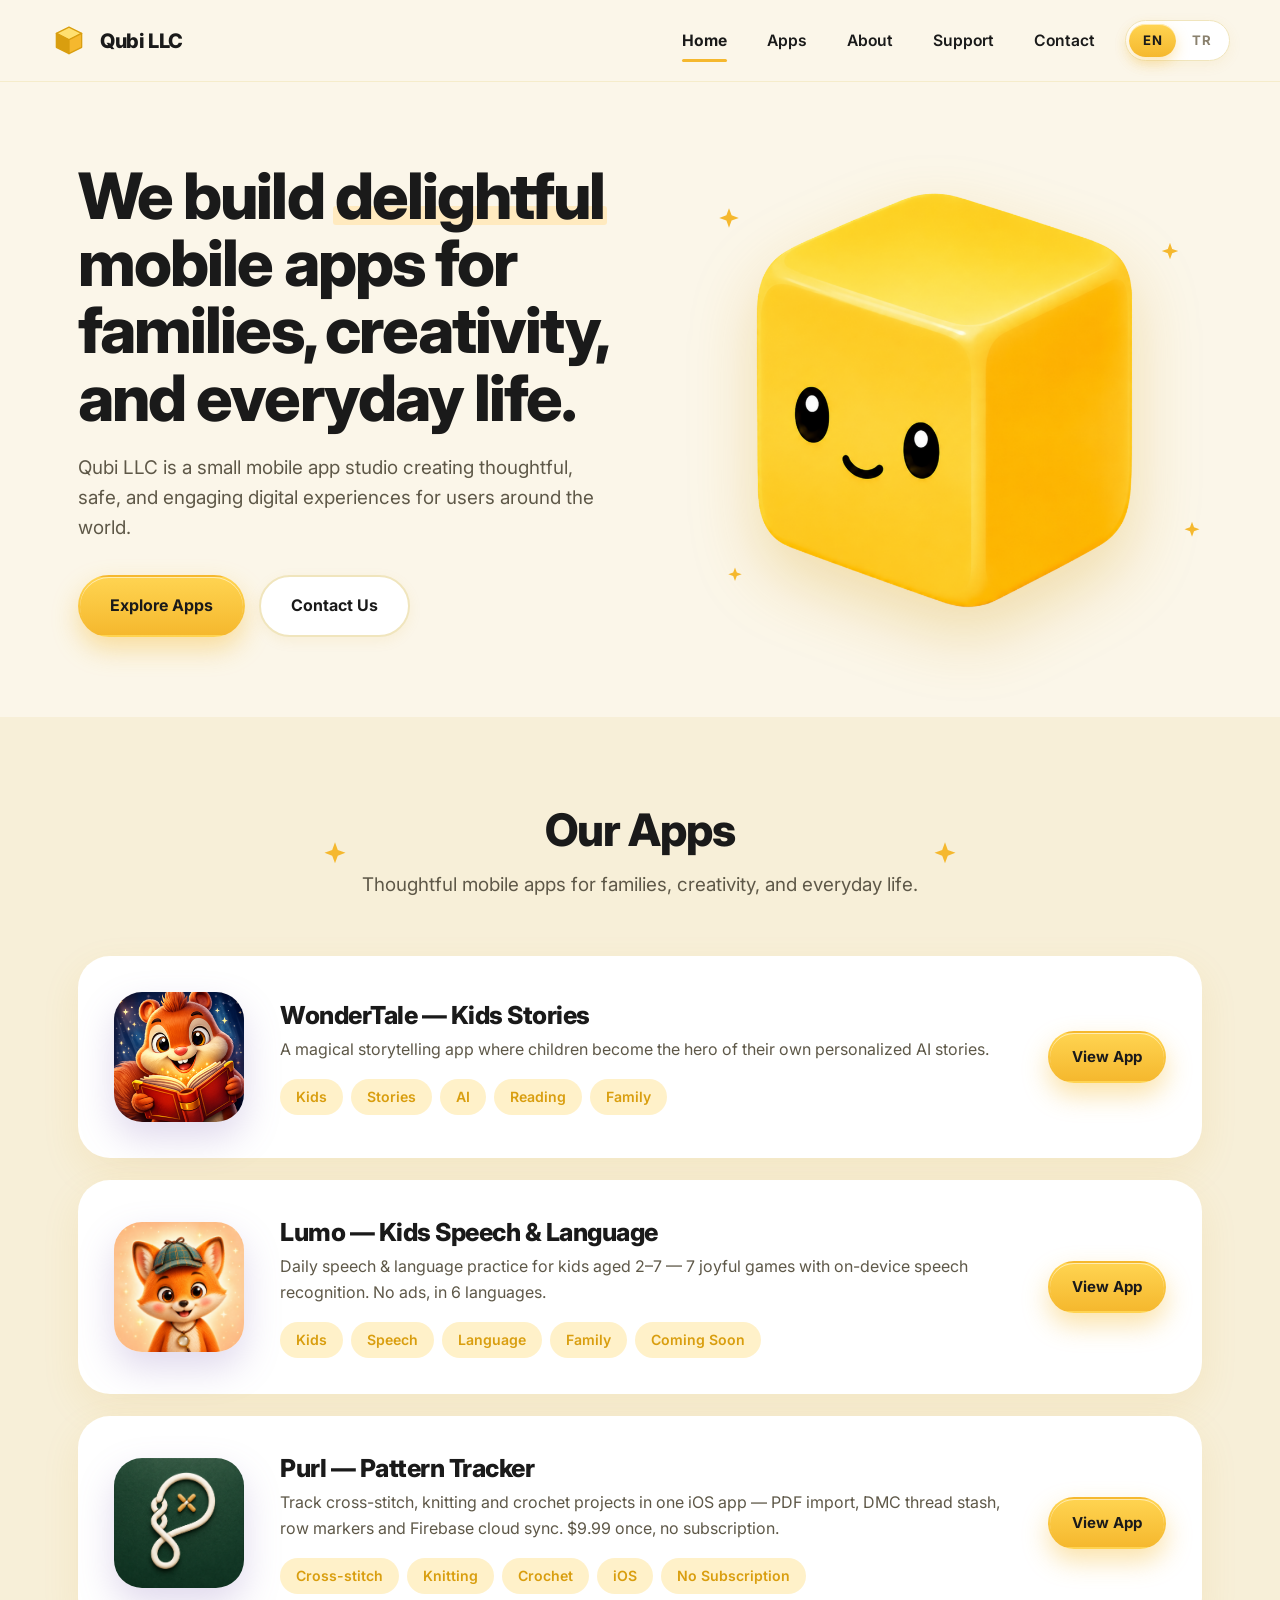
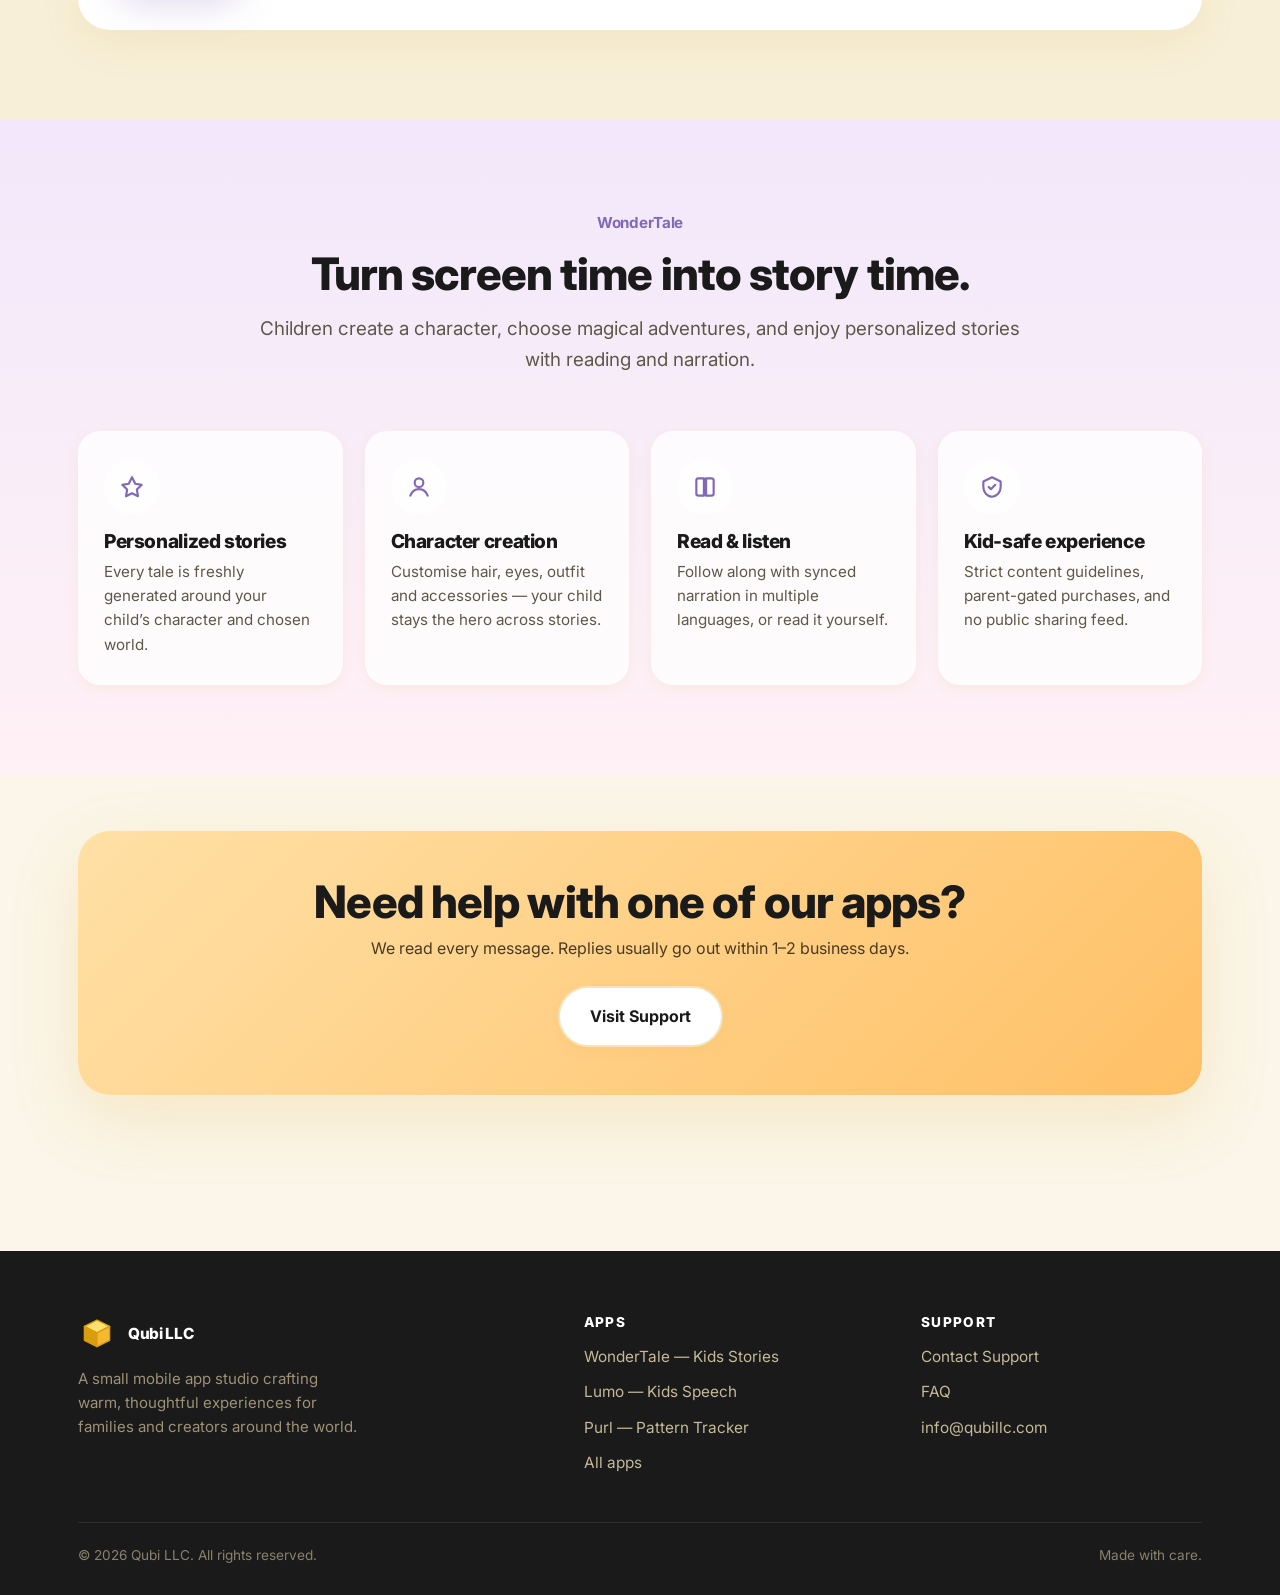
<file: index.html>
<!doctype html>
<html lang="en">
<head>
  <meta charset="utf-8">
  <meta name="viewport" content="width=device-width, initial-scale=1">
  <title>Qubi LLC — Delightful mobile apps for families and creativity</title>
  <meta name="description" content="Qubi LLC is a small mobile app studio creating thoughtful, safe, and engaging digital experiences for users around the world.">
  <link rel="preconnect" href="https://fonts.googleapis.com">
  <link rel="preconnect" href="https://fonts.gstatic.com" crossorigin>
  <link href="https://fonts.googleapis.com/css2?family=Inter:wght@400;500;600;700;800;900&display=swap" rel="stylesheet">
  <link rel="stylesheet" href="/assets/css/style.css">
</head>
<body class="lang-en">

  <header class="site-header">
    <div class="container nav">
      <a href="/" class="brand">
        <svg class="brand-logo" viewBox="0 0 60 60" aria-hidden="true"><g stroke="#D99E0F" stroke-width="2" stroke-linejoin="round" stroke-linecap="round"><polygon points="30,8 50,18 30,28 10,18" fill="#FFE070"/><polygon points="10,18 30,28 30,50 10,40" fill="#D99E0F"/><polygon points="50,18 30,28 30,50 50,40" fill="#F5B82E"/></g></svg>
        Qubi LLC
      </a>
      <button class="nav-toggle" aria-label="Toggle menu" aria-expanded="false">
        <span></span><span></span><span></span>
      </button>
      <ul class="nav-links">
        <li><a href="/" class="active"><span class="lang-only-en">Home</span><span class="lang-only-tr">Ana Sayfa</span></a></li>
        <li><a href="/apps"><span class="lang-only-en">Apps</span><span class="lang-only-tr">Uygulamalar</span></a></li>
        <li><a href="/about"><span class="lang-only-en">About</span><span class="lang-only-tr">Hakkımızda</span></a></li>
        <li><a href="/support"><span class="lang-only-en">Support</span><span class="lang-only-tr">Destek</span></a></li>
        <li><a href="/contact"><span class="lang-only-en">Contact</span><span class="lang-only-tr">İletişim</span></a></li>
        <li class="nav-lang">
          <div class="lang-switch lang-switch-sm" role="tablist" aria-label="Language">
            <button type="button" data-lang="en" class="is-active" role="tab" aria-selected="true">EN</button>
            <button type="button" data-lang="tr" role="tab" aria-selected="false">TR</button>
          </div>
        </li>
      </ul>
    </div>
  </header>

  <main>

    <section class="hero">
      <div class="container hero-grid">
        <div>
          <h1 class="hero-title">
            <span class="lang-only-en">We build</span><span class="lang-only-tr">Aileler, yaratıcılık ve günlük yaşam için</span> <span class="underline-mark"><span class="lang-only-en">delightful</span><span class="lang-only-tr">harika</span></span> <span class="lang-only-en">mobile apps for families, creativity, and everyday life.</span><span class="lang-only-tr">mobil uygulamalar geliştiriyoruz.</span>
          </h1>
          <p class="hero-lead"><span class="lang-only-en">Qubi LLC is a small mobile app studio creating thoughtful, safe, and engaging digital experiences for users around the world.</span><span class="lang-only-tr">Qubi LLC, dünyanın dört bir yanındaki kullanıcılar için özenli, güvenli ve ilgi çekici dijital deneyimler üreten küçük bir mobil uygulama stüdyosudur.</span></p>
          <div class="hero-cta">
            <a class="btn btn-primary" href="/apps"><span class="lang-only-en">Explore Apps</span><span class="lang-only-tr">Uygulamaları Keşfet</span></a>
            <a class="btn btn-ghost" href="/contact"><span class="lang-only-en">Contact Us</span><span class="lang-only-tr">İletişime Geç</span></a>
          </div>
        </div>
        <div class="hero-art mascot-wrap size-xl" aria-hidden="true">
          <img class="mascot-img" src="/assets/img/qubi_cube.png" alt="Qubi mascot" width="440" height="440" decoding="async">
          <svg class="deco-spark p1" viewBox="0 0 24 24" fill="currentColor"><path d="M12 2l2.4 6.6L21 11l-6.6 2.4L12 20l-2.4-6.6L3 11l6.6-2.4z"/></svg>
          <svg class="deco-spark p2" viewBox="0 0 24 24" fill="currentColor"><path d="M12 2l2.4 6.6L21 11l-6.6 2.4L12 20l-2.4-6.6L3 11l6.6-2.4z"/></svg>
          <svg class="deco-spark p3" viewBox="0 0 24 24" fill="currentColor"><path d="M12 2l2.4 6.6L21 11l-6.6 2.4L12 20l-2.4-6.6L3 11l6.6-2.4z"/></svg>
          <svg class="deco-spark p4" viewBox="0 0 24 24" fill="currentColor"><path d="M12 2l2.4 6.6L21 11l-6.6 2.4L12 20l-2.4-6.6L3 11l6.6-2.4z"/></svg>
        </div>
      </div>
    </section>

    <section class="alt">
      <div class="container">
        <div class="section-head">
          <svg class="sparkle-l" viewBox="0 0 24 24" fill="currentColor" aria-hidden="true"><path d="M12 2l2.4 6.6L21 11l-6.6 2.4L12 20l-2.4-6.6L3 11l6.6-2.4z"/></svg>
          <h2><span class="lang-only-en">Our Apps</span><span class="lang-only-tr">Uygulamalarımız</span></h2>
          <p><span class="lang-only-en">Thoughtful mobile apps for families, creativity, and everyday life.</span><span class="lang-only-tr">Aileler, yaratıcılık ve günlük yaşam için özenli mobil uygulamalar.</span></p>
          <svg class="sparkle-r" viewBox="0 0 24 24" fill="currentColor" aria-hidden="true"><path d="M12 2l2.4 6.6L21 11l-6.6 2.4L12 20l-2.4-6.6L3 11l6.6-2.4z"/></svg>
        </div>

        <a class="featured-app" href="/wondertale">
          <div class="app-icon" aria-hidden="true">
            <img src="/assets/img/logo.png" alt="WonderTale app icon" width="120" height="120" loading="lazy" decoding="async">
          </div>
          <div>
            <h3>WonderTale &mdash; Kids Stories</h3>
            <p class="desc"><span class="lang-only-en">A magical storytelling app where children become the hero of their own personalized AI stories.</span><span class="lang-only-tr">Çocukların kendi kişiselleştirilmiş AI hikayelerinin kahramanı olduğu büyülü bir hikaye uygulaması.</span></p>
            <div class="tags">
              <span class="tag"><span class="lang-only-en">Kids</span><span class="lang-only-tr">Çocuk</span></span>
              <span class="tag"><span class="lang-only-en">Stories</span><span class="lang-only-tr">Hikaye</span></span>
              <span class="tag">AI</span>
              <span class="tag"><span class="lang-only-en">Reading</span><span class="lang-only-tr">Okuma</span></span>
              <span class="tag"><span class="lang-only-en">Family</span><span class="lang-only-tr">Aile</span></span>
            </div>
          </div>
          <span class="btn btn-primary btn-sm"><span class="lang-only-en">View App</span><span class="lang-only-tr">Uygulamayı Gör</span></span>
        </a>

        <a class="featured-app" href="/lumo" style="margin-top: 22px;">
          <div class="app-icon" aria-hidden="true">
            <img src="/assets/img/lumo-logo.png" alt="Lumo app icon" width="120" height="120" loading="lazy" decoding="async">
          </div>
          <div>
            <h3>Lumo &mdash; Kids Speech &amp; Language</h3>
            <p class="desc"><span class="lang-only-en">Daily speech &amp; language practice for kids aged 2&ndash;7 — 7 joyful games with on-device speech recognition. No ads, in 6 languages.</span><span class="lang-only-tr">2&ndash;7 yaş çocuklar için günlük konuşma ve dil pratiği — cihaz üstü ses tanıma ile 7 eğlenceli oyun. Reklamsız, 6 dilde.</span></p>
            <div class="tags">
              <span class="tag"><span class="lang-only-en">Kids</span><span class="lang-only-tr">Çocuk</span></span>
              <span class="tag"><span class="lang-only-en">Speech</span><span class="lang-only-tr">Konuşma</span></span>
              <span class="tag"><span class="lang-only-en">Language</span><span class="lang-only-tr">Dil</span></span>
              <span class="tag"><span class="lang-only-en">Family</span><span class="lang-only-tr">Aile</span></span>
              <span class="tag"><span class="lang-only-en">Coming Soon</span><span class="lang-only-tr">Yakında</span></span>
            </div>
          </div>
          <span class="btn btn-primary btn-sm"><span class="lang-only-en">View App</span><span class="lang-only-tr">Uygulamayı Gör</span></span>
        </a>

        <a class="featured-app" href="/purl" style="margin-top: 22px;">
          <div class="app-icon" aria-hidden="true">
            <img src="/purl/assets/purl-icon.png" alt="Purl app icon" width="120" height="120" loading="lazy" decoding="async">
          </div>
          <div>
            <h3>Purl &mdash; Pattern Tracker</h3>
            <p class="desc"><span class="lang-only-en">Track cross-stitch, knitting and crochet projects in one iOS app — PDF import, DMC thread stash, row markers and Firebase cloud sync. $9.99 once, no subscription.</span><span class="lang-only-tr">Kross dikiş, örgü ve tığ işi projelerinizi tek bir iOS uygulamasında takip edin — PDF içe aktarma, DMC iplik stoku, sıra işaretleyiciler ve Firebase bulut senkronizasyonu. Tek seferlik $9.99, abonelik yok.</span></p>
            <div class="tags">
              <span class="tag"><span class="lang-only-en">Cross-stitch</span><span class="lang-only-tr">Kross Dikiş</span></span>
              <span class="tag"><span class="lang-only-en">Knitting</span><span class="lang-only-tr">Örgü</span></span>
              <span class="tag"><span class="lang-only-en">Crochet</span><span class="lang-only-tr">Tığ İşi</span></span>
              <span class="tag">iOS</span>
              <span class="tag"><span class="lang-only-en">No Subscription</span><span class="lang-only-tr">Abonelik Yok</span></span>
            </div>
          </div>
          <span class="btn btn-primary btn-sm"><span class="lang-only-en">View App</span><span class="lang-only-tr">Uygulamayı Gör</span></span>
        </a>
      </div>
    </section>

    <section class="wt-highlight">
      <div class="container">
        <div class="section-head">
          <span class="eyebrow">WonderTale</span>
          <h2><span class="lang-only-en">Turn screen time into story time.</span><span class="lang-only-tr">Ekran zamanını hikaye zamanına dönüştürün.</span></h2>
          <p><span class="lang-only-en">Children create a character, choose magical adventures, and enjoy personalized stories with reading and narration.</span><span class="lang-only-tr">Çocuklar bir karakter oluşturur, büyülü maceralar seçer ve okuma ve seslendirmeli kişiselleştirilmiş hikayelerin tadını çıkarır.</span></p>
        </div>
        <div class="card-grid">
          <div class="feature-card">
            <span class="icon-circle">
              <svg viewBox="0 0 24 24" aria-hidden="true"><path d="M12 3l3 6 6 1-4.5 4.3 1 6.2L12 17.8 6.5 20.5l1-6.2L3 10l6-1z"/></svg>
            </span>
            <h3><span class="lang-only-en">Personalized stories</span><span class="lang-only-tr">Kişiselleştirilmiş hikayeler</span></h3>
            <p><span class="lang-only-en">Every tale is freshly generated around your child&rsquo;s character and chosen world.</span><span class="lang-only-tr">Her hikaye, çocuğunuzun karakteri ve seçtiği dünya etrafında yeniden üretilir.</span></p>
          </div>
          <div class="feature-card">
            <span class="icon-circle">
              <svg viewBox="0 0 24 24" aria-hidden="true"><circle cx="12" cy="8" r="4"/><path d="M4 20c1.5-4 5-6 8-6s6.5 2 8 6"/></svg>
            </span>
            <h3><span class="lang-only-en">Character creation</span><span class="lang-only-tr">Karakter oluşturma</span></h3>
            <p><span class="lang-only-en">Customise hair, eyes, outfit and accessories &mdash; your child stays the hero across stories.</span><span class="lang-only-tr">Saç, göz, kıyafet ve aksesuarları özelleştirin &mdash; çocuğunuz tüm hikayelerde kahraman olarak kalır.</span></p>
          </div>
          <div class="feature-card">
            <span class="icon-circle">
              <svg viewBox="0 0 24 24" aria-hidden="true"><path d="M4 18V6a2 2 0 012-2h5v16H6a2 2 0 01-2-2z"/><path d="M20 18V6a2 2 0 00-2-2h-5v16h5a2 2 0 002-2z"/></svg>
            </span>
            <h3><span class="lang-only-en">Read &amp; listen</span><span class="lang-only-tr">Oku & dinle</span></h3>
            <p><span class="lang-only-en">Follow along with synced narration in multiple languages, or read it yourself.</span><span class="lang-only-tr">Birden çok dilde senkronize anlatımı takip edin veya kendiniz okuyun.</span></p>
          </div>
          <div class="feature-card">
            <span class="icon-circle">
              <svg viewBox="0 0 24 24" aria-hidden="true"><path d="M12 3l8 4v5c0 5-3.5 8.5-8 9-4.5-.5-8-4-8-9V7z"/><path d="M9 12l2 2 4-4"/></svg>
            </span>
            <h3><span class="lang-only-en">Kid-safe experience</span><span class="lang-only-tr">Çocuk dostu deneyim</span></h3>
            <p><span class="lang-only-en">Strict content guidelines, parent-gated purchases, and no public sharing feed.</span><span class="lang-only-tr">Sıkı içerik kuralları, ebeveyn doğrulamalı satın alma ve herkese açık paylaşım akışı yok.</span></p>
          </div>
        </div>
      </div>
    </section>

    <section class="tight">
      <div class="container">
        <div class="card" style="background: linear-gradient(135deg, #FFE0A6 0%, #FFC066 100%); padding: 48px; text-align: center; box-shadow: var(--shadow-lg);">
          <h2 style="margin-bottom: 10px;"><span class="lang-only-en">Need help with one of our apps?</span><span class="lang-only-tr">Uygulamalarımızdan biriyle ilgili yardıma mı ihtiyacınız var?</span></h2>
          <p style="color: #4A3A20; margin-bottom: 24px;"><span class="lang-only-en">We read every message. Replies usually go out within 1&ndash;2 business days.</span><span class="lang-only-tr">Her mesajı okuyoruz. Yanıtlar genellikle 1&ndash;2 iş günü içinde gönderilir.</span></p>
          <a class="btn btn-ghost" href="/support"><span class="lang-only-en">Visit Support</span><span class="lang-only-tr">Destek Sayfası</span></a>
        </div>
      </div>
    </section>

  </main>

  <footer class="site-footer">
    <div class="container">
      <div class="footer-grid">
        <div class="footer-brand">
          <a href="/" class="brand">
            <svg class="brand-logo" viewBox="0 0 60 60" aria-hidden="true"><g stroke="#D99E0F" stroke-width="2" stroke-linejoin="round" stroke-linecap="round"><polygon points="30,8 50,18 30,28 10,18" fill="#FFE070"/><polygon points="10,18 30,28 30,50 10,40" fill="#D99E0F"/><polygon points="50,18 30,28 30,50 50,40" fill="#F5B82E"/></g></svg>
            Qubi LLC
          </a>
          <p><span class="lang-only-en">A small mobile app studio crafting warm, thoughtful experiences for families and creators around the world.</span><span class="lang-only-tr">Dünyanın dört bir yanındaki aileler ve yaratıcılar için sıcak, özenli deneyimler üreten küçük bir mobil uygulama stüdyosu.</span></p>
        </div>
        <div>
          <h4><span class="lang-only-en">Apps</span><span class="lang-only-tr">Uygulamalar</span></h4>
          <ul>
            <li><a href="/wondertale">WonderTale &mdash; Kids Stories</a></li>
            <li><a href="/lumo">Lumo &mdash; Kids Speech</a></li>
            <li><a href="/purl">Purl &mdash; Pattern Tracker</a></li>
            <li><a href="/apps"><span class="lang-only-en">All apps</span><span class="lang-only-tr">Tüm uygulamalar</span></a></li>
          </ul>
        </div>
        <div>
          <h4><span class="lang-only-en">Support</span><span class="lang-only-tr">Destek</span></h4>
          <ul>
            <li><a href="/support"><span class="lang-only-en">Contact Support</span><span class="lang-only-tr">Destek</span></a></li>
            <li><a href="/support#faq"><span class="lang-only-en">FAQ</span><span class="lang-only-tr">SSS</span></a></li>
            <li><a href="mailto:info@qubillc.com">info@qubillc.com</a></li>
          </ul>
        </div>
      </div>
      <div class="footer-bottom">
        <span>&copy; <span id="year"></span> Qubi LLC. <span class="lang-only-en">All rights reserved.</span><span class="lang-only-tr">Tüm hakları saklıdır.</span></span>
        <span><span class="lang-only-en">Made with care.</span><span class="lang-only-tr">Özenle yapıldı.</span></span>
      </div>
    </div>
  </footer>

  <script>document.getElementById('year').textContent = new Date().getFullYear();</script>
  <script src="/assets/js/main.js" defer></script>
</body>
</html>
</file>
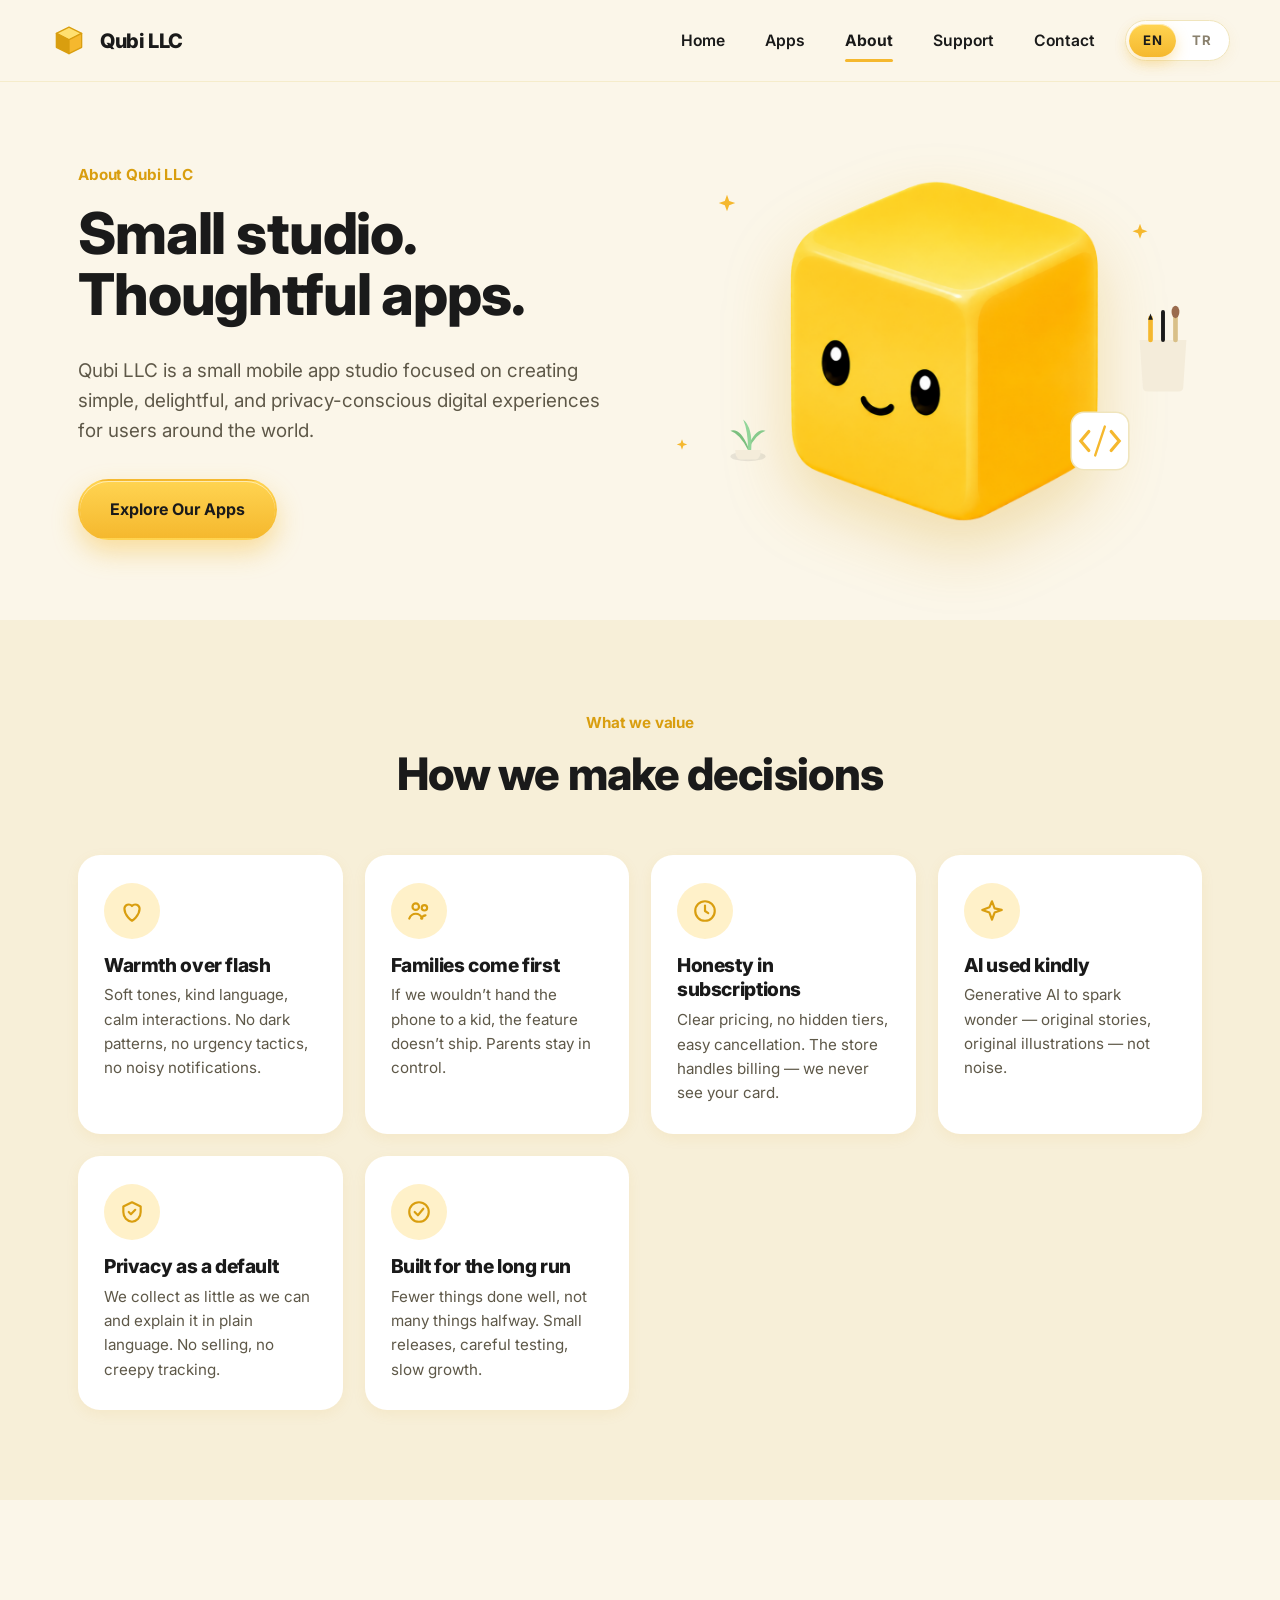
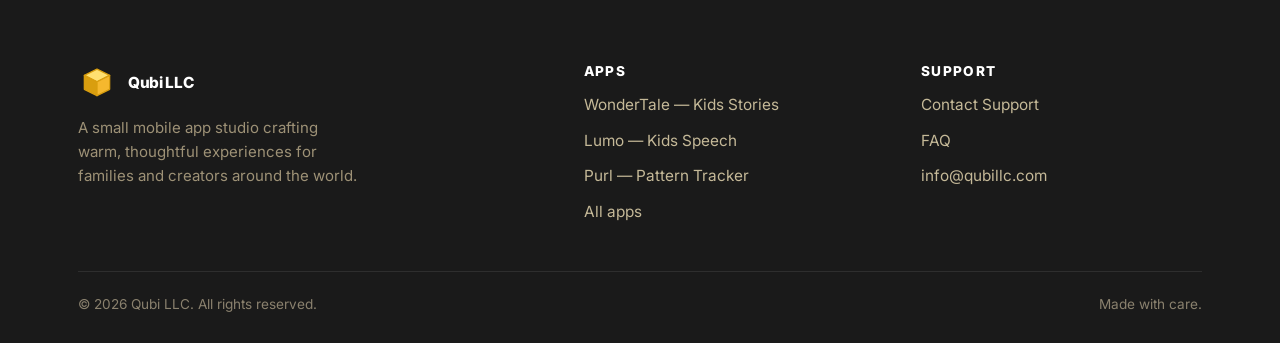
<file: about.html>
<!doctype html>
<html lang="en">
<head>
  <meta charset="utf-8">
  <meta name="viewport" content="width=device-width, initial-scale=1">
  <title>About &mdash; Qubi LLC</title>
  <meta name="description" content="Qubi LLC is a small mobile app studio focused on creating simple, delightful, and privacy-conscious digital experiences for users around the world.">
  <link rel="preconnect" href="https://fonts.googleapis.com">
  <link rel="preconnect" href="https://fonts.gstatic.com" crossorigin>
  <link href="https://fonts.googleapis.com/css2?family=Inter:wght@400;500;600;700;800;900&display=swap" rel="stylesheet">
  <link rel="stylesheet" href="/assets/css/style.css">
</head>
<body class="lang-en">

  <header class="site-header">
    <div class="container nav">
      <a href="/" class="brand">
        <svg class="brand-logo" viewBox="0 0 60 60" aria-hidden="true"><g stroke="#D99E0F" stroke-width="2" stroke-linejoin="round" stroke-linecap="round"><polygon points="30,8 50,18 30,28 10,18" fill="#FFE070"/><polygon points="10,18 30,28 30,50 10,40" fill="#D99E0F"/><polygon points="50,18 30,28 30,50 50,40" fill="#F5B82E"/></g></svg>
        Qubi LLC
      </a>
      <button class="nav-toggle" aria-label="Toggle menu" aria-expanded="false"><span></span><span></span><span></span></button>
      <ul class="nav-links">
        <li><a href="/"><span class="lang-only-en">Home</span><span class="lang-only-tr">Ana Sayfa</span></a></li>
        <li><a href="/apps"><span class="lang-only-en">Apps</span><span class="lang-only-tr">Uygulamalar</span></a></li>
        <li><a href="/about" class="active"><span class="lang-only-en">About</span><span class="lang-only-tr">Hakkımızda</span></a></li>
        <li><a href="/support"><span class="lang-only-en">Support</span><span class="lang-only-tr">Destek</span></a></li>
        <li><a href="/contact"><span class="lang-only-en">Contact</span><span class="lang-only-tr">İletişim</span></a></li>
        <li class="nav-lang">
          <div class="lang-switch lang-switch-sm" role="tablist" aria-label="Language">
            <button type="button" data-lang="en" class="is-active" role="tab" aria-selected="true">EN</button>
            <button type="button" data-lang="tr" role="tab" aria-selected="false">TR</button>
          </div>
        </li>
      </ul>
    </div>
  </header>

  <main>

    <section class="hero">
      <div class="container">
        <div class="hero-grid">
          <div>
            <span class="eyebrow"><span class="lang-only-en">About Qubi LLC</span><span class="lang-only-tr">Qubi LLC Hakkında</span></span>
            <h1 style="font-size: clamp(2.4rem, 5vw, 3.6rem);"><span class="lang-only-en">Small studio.<br>Thoughtful apps.</span><span class="lang-only-tr">Küçük stüdyo.<br>Özenli uygulamalar.</span></h1>
            <p class="hero-lead"><span class="lang-only-en">Qubi LLC is a small mobile app studio focused on creating simple, delightful, and privacy-conscious digital experiences for users around the world.</span><span class="lang-only-tr">Qubi LLC, dünyanın dört bir yanındaki kullanıcılar için basit, harika ve gizlilik bilincine sahip dijital deneyimler oluşturmaya odaklanan küçük bir mobil uygulama stüdyosudur.</span></p>
            <a class="btn btn-primary" href="/apps"><span class="lang-only-en">Explore Our Apps</span><span class="lang-only-tr">Uygulamalarımızı Keşfet</span></a>
          </div>

          <div class="about-scene mascot-wrap size-lg" aria-hidden="true">
            <img class="mascot-img" src="/assets/img/qubi_cube.png" alt="Qubi mascot" width="360" height="360" decoding="async">
            <svg class="deco-spark" style="top:6%;left:6%;width:22px;height:22px;" viewBox="0 0 24 24" fill="currentColor"><path d="M12 2l2.4 6.6L21 11l-6.6 2.4L12 20l-2.4-6.6L3 11l6.6-2.4z"/></svg>
            <svg class="deco-spark" style="top:14%;right:10%;width:20px;height:20px;" viewBox="0 0 24 24" fill="currentColor"><path d="M12 2l2.4 6.6L21 11l-6.6 2.4L12 20l-2.4-6.6L3 11l6.6-2.4z"/></svg>
            <svg class="deco-spark" style="bottom:22%;left:-2%;width:14px;height:14px;" viewBox="0 0 24 24" fill="currentColor"><path d="M12 2l2.4 6.6L21 11l-6.6 2.4L12 20l-2.4-6.6L3 11l6.6-2.4z"/></svg>

            <!-- small plant -->
            <svg class="floater plant" viewBox="0 0 80 80" aria-hidden="true">
              <ellipse cx="40" cy="68" rx="22" ry="6" fill="#000" opacity="0.08"/>
              <path d="M 24 60 Q 24 70 30 72 L 50 72 Q 56 70 56 60 Z" fill="#F4ECDA"/>
              <path d="M 40 60 Q 30 40 18 36 Q 30 32 40 56 Z" fill="#7ABF7E"/>
              <path d="M 40 60 Q 50 40 62 36 Q 50 32 40 56 Z" fill="#86CA8B"/>
              <path d="M 40 60 Q 40 36 34 22 Q 46 32 44 60 Z" fill="#92D599"/>
            </svg>

            <!-- code tile -->
            <svg class="floater code" viewBox="0 0 100 100" aria-hidden="true">
              <rect x="14" y="14" width="72" height="72" rx="16" fill="#FFF"/>
              <rect x="14" y="14" width="72" height="72" rx="16" fill="none" stroke="#F0E5BD" stroke-width="2"/>
              <path d="M 36 38 L 26 50 L 36 62" stroke="#F5B82E" stroke-width="4" stroke-linecap="round" fill="none"/>
              <path d="M 64 38 L 74 50 L 64 62" stroke="#F5B82E" stroke-width="4" stroke-linecap="round" fill="none"/>
              <line x1="56" y1="32" x2="44" y2="68" stroke="#F5B82E" stroke-width="3" stroke-linecap="round"/>
            </svg>

            <!-- pen/brush cup -->
            <svg class="floater tools" viewBox="0 0 100 120" aria-hidden="true">
              <path d="M 20 50 L 80 50 L 76 110 Q 76 116 70 116 L 30 116 Q 24 116 24 110 Z" fill="#F4ECDA"/>
              <line x1="34" y1="50" x2="34" y2="22" stroke="#F5B82E" stroke-width="6" stroke-linecap="round"/>
              <polygon points="34,16 31,24 37,24" fill="#1A1A1A"/>
              <line x1="50" y1="50" x2="50" y2="14" stroke="#1A1A1A" stroke-width="5" stroke-linecap="round"/>
              <line x1="66" y1="50" x2="66" y2="20" stroke="#D9C088" stroke-width="6" stroke-linecap="round"/>
              <ellipse cx="66" cy="14" rx="5" ry="8" fill="#9A6B4D"/>
            </svg>
          </div>
        </div>
      </div>
    </section>

    <section class="alt">
      <div class="container">
        <div class="section-head">
          <span class="eyebrow"><span class="lang-only-en">What we value</span><span class="lang-only-tr">Değerlerimiz</span></span>
          <h2><span class="lang-only-en">How we make decisions</span><span class="lang-only-tr">Nasıl karar veriyoruz</span></h2>
        </div>
        <div class="values">
          <div class="value-card">
            <span class="icon-circle"><svg viewBox="0 0 24 24"><path d="M12 21s-7-4.5-7-11a4 4 0 017-2.6A4 4 0 0119 10c0 6.5-7 11-7 11z"/></svg></span>
            <h3><span class="lang-only-en">Warmth over flash</span><span class="lang-only-tr">Sıcaklık önce gelir</span></h3>
            <p><span class="lang-only-en">Soft tones, kind language, calm interactions. No dark patterns, no urgency tactics, no noisy notifications.</span><span class="lang-only-tr">Yumuşak tonlar, nazik dil, sakin etkileşimler. Kötü tasarım kalıpları yok, aciliyet taktikleri yok, gürültülü bildirimler yok.</span></p>
          </div>
          <div class="value-card">
            <span class="icon-circle"><svg viewBox="0 0 24 24"><circle cx="9" cy="8" r="3"/><circle cx="17" cy="9" r="2.5"/><path d="M3 19c1.2-3 3.6-4.5 6-4.5s4.8 1.5 6 4.5"/><path d="M14 19c1-2 2.5-3 4-3"/></svg></span>
            <h3><span class="lang-only-en">Families come first</span><span class="lang-only-tr">Aile her şeyden önce</span></h3>
            <p><span class="lang-only-en">If we wouldn&rsquo;t hand the phone to a kid, the feature doesn&rsquo;t ship. Parents stay in control.</span><span class="lang-only-tr">Bir özelliği kendi çocuğumuza vermezsek, yayınlamayız. Ebeveynler her zaman kontrolde.</span></p>
          </div>
          <div class="value-card">
            <span class="icon-circle"><svg viewBox="0 0 24 24"><circle cx="12" cy="12" r="9"/><path d="M12 7v5l3 2"/></svg></span>
            <h3><span class="lang-only-en">Honesty in subscriptions</span><span class="lang-only-tr">Aboneliklerde dürüstlük</span></h3>
            <p><span class="lang-only-en">Clear pricing, no hidden tiers, easy cancellation. The store handles billing &mdash; we never see your card.</span><span class="lang-only-tr">Net fiyatlar, gizli paketler yok, kolay iptal. Faturalandırmayı mağaza yapar &mdash; biz kart bilginizi asla görmeyiz.</span></p>
          </div>
          <div class="value-card">
            <span class="icon-circle"><svg viewBox="0 0 24 24"><path d="M12 3l2.4 6.6L21 11l-6.6 2.4L12 20l-2.4-6.6L3 11l6.6-2.4z"/></svg></span>
            <h3><span class="lang-only-en">AI used kindly</span><span class="lang-only-tr">AI&rsquo;ı özenle kullanırız</span></h3>
            <p><span class="lang-only-en">Generative AI to spark wonder &mdash; original stories, original illustrations &mdash; not noise.</span><span class="lang-only-tr">Hayranlık uyandırmak için üretici AI &mdash; özgün hikayeler, özgün görseller &mdash; gürültü değil.</span></p>
          </div>
          <div class="value-card">
            <span class="icon-circle"><svg viewBox="0 0 24 24"><path d="M12 3l8 4v5c0 5-3.5 8.5-8 9-4.5-.5-8-4-8-9V7z"/><path d="M9 12l2 2 4-4"/></svg></span>
            <h3><span class="lang-only-en">Privacy as a default</span><span class="lang-only-tr">Varsayılan olarak gizlilik</span></h3>
            <p><span class="lang-only-en">We collect as little as we can and explain it in plain language. No selling, no creepy tracking.</span><span class="lang-only-tr">Mümkün olduğunca az veri topluyor, topladıklarımızı sade dilde açıklıyoruz. Satış yok, rahatsız edici takip yok.</span></p>
          </div>
          <div class="value-card">
            <span class="icon-circle"><svg viewBox="0 0 24 24"><circle cx="12" cy="12" r="9"/><path d="M8 12l3 3 5-6"/></svg></span>
            <h3><span class="lang-only-en">Built for the long run</span><span class="lang-only-tr">Uzun vadeli düşünürüz</span></h3>
            <p><span class="lang-only-en">Fewer things done well, not many things halfway. Small releases, careful testing, slow growth.</span><span class="lang-only-tr">Az ama iyi yapılmış işler, çok ama yarım kalmış değil. Küçük sürümler, dikkatli test, yavaş büyüme.</span></p>
          </div>
        </div>
      </div>
    </section>

  </main>

  <footer class="site-footer">
    <div class="container">
      <div class="footer-grid">
        <div class="footer-brand">
          <a href="/" class="brand">
            <svg class="brand-logo" viewBox="0 0 60 60" aria-hidden="true"><g stroke="#D99E0F" stroke-width="2" stroke-linejoin="round" stroke-linecap="round"><polygon points="30,8 50,18 30,28 10,18" fill="#FFE070"/><polygon points="10,18 30,28 30,50 10,40" fill="#D99E0F"/><polygon points="50,18 30,28 30,50 50,40" fill="#F5B82E"/></g></svg>
            Qubi LLC
          </a>
          <p><span class="lang-only-en">A small mobile app studio crafting warm, thoughtful experiences for families and creators around the world.</span><span class="lang-only-tr">Dünyanın dört bir yanındaki aileler ve yaratıcılar için sıcak, özenli deneyimler üreten küçük bir mobil uygulama stüdyosu.</span></p>
        </div>
        <div>
          <h4><span class="lang-only-en">Apps</span><span class="lang-only-tr">Uygulamalar</span></h4>
          <ul>
            <li><a href="/wondertale">WonderTale &mdash; Kids Stories</a></li>
            <li><a href="/lumo">Lumo &mdash; Kids Speech</a></li>
            <li><a href="/purl">Purl &mdash; Pattern Tracker</a></li>
            <li><a href="/apps"><span class="lang-only-en">All apps</span><span class="lang-only-tr">Tüm uygulamalar</span></a></li>
          </ul>
        </div>
        <div>
          <h4><span class="lang-only-en">Support</span><span class="lang-only-tr">Destek</span></h4>
          <ul>
            <li><a href="/support"><span class="lang-only-en">Contact Support</span><span class="lang-only-tr">Destek</span></a></li>
            <li><a href="/support#faq"><span class="lang-only-en">FAQ</span><span class="lang-only-tr">SSS</span></a></li>
            <li><a href="mailto:info@qubillc.com">info@qubillc.com</a></li>
          </ul>
        </div>
      </div>
      <div class="footer-bottom">
        <span>&copy; <span id="year"></span> Qubi LLC. <span class="lang-only-en">All rights reserved.</span><span class="lang-only-tr">Tüm hakları saklıdır.</span></span>
        <span><span class="lang-only-en">Made with care.</span><span class="lang-only-tr">Özenle yapıldı.</span></span>
      </div>
    </div>
  </footer>

  <script>document.getElementById('year').textContent = new Date().getFullYear();</script>
  <script src="/assets/js/main.js" defer></script>
</body>
</html>
</file>
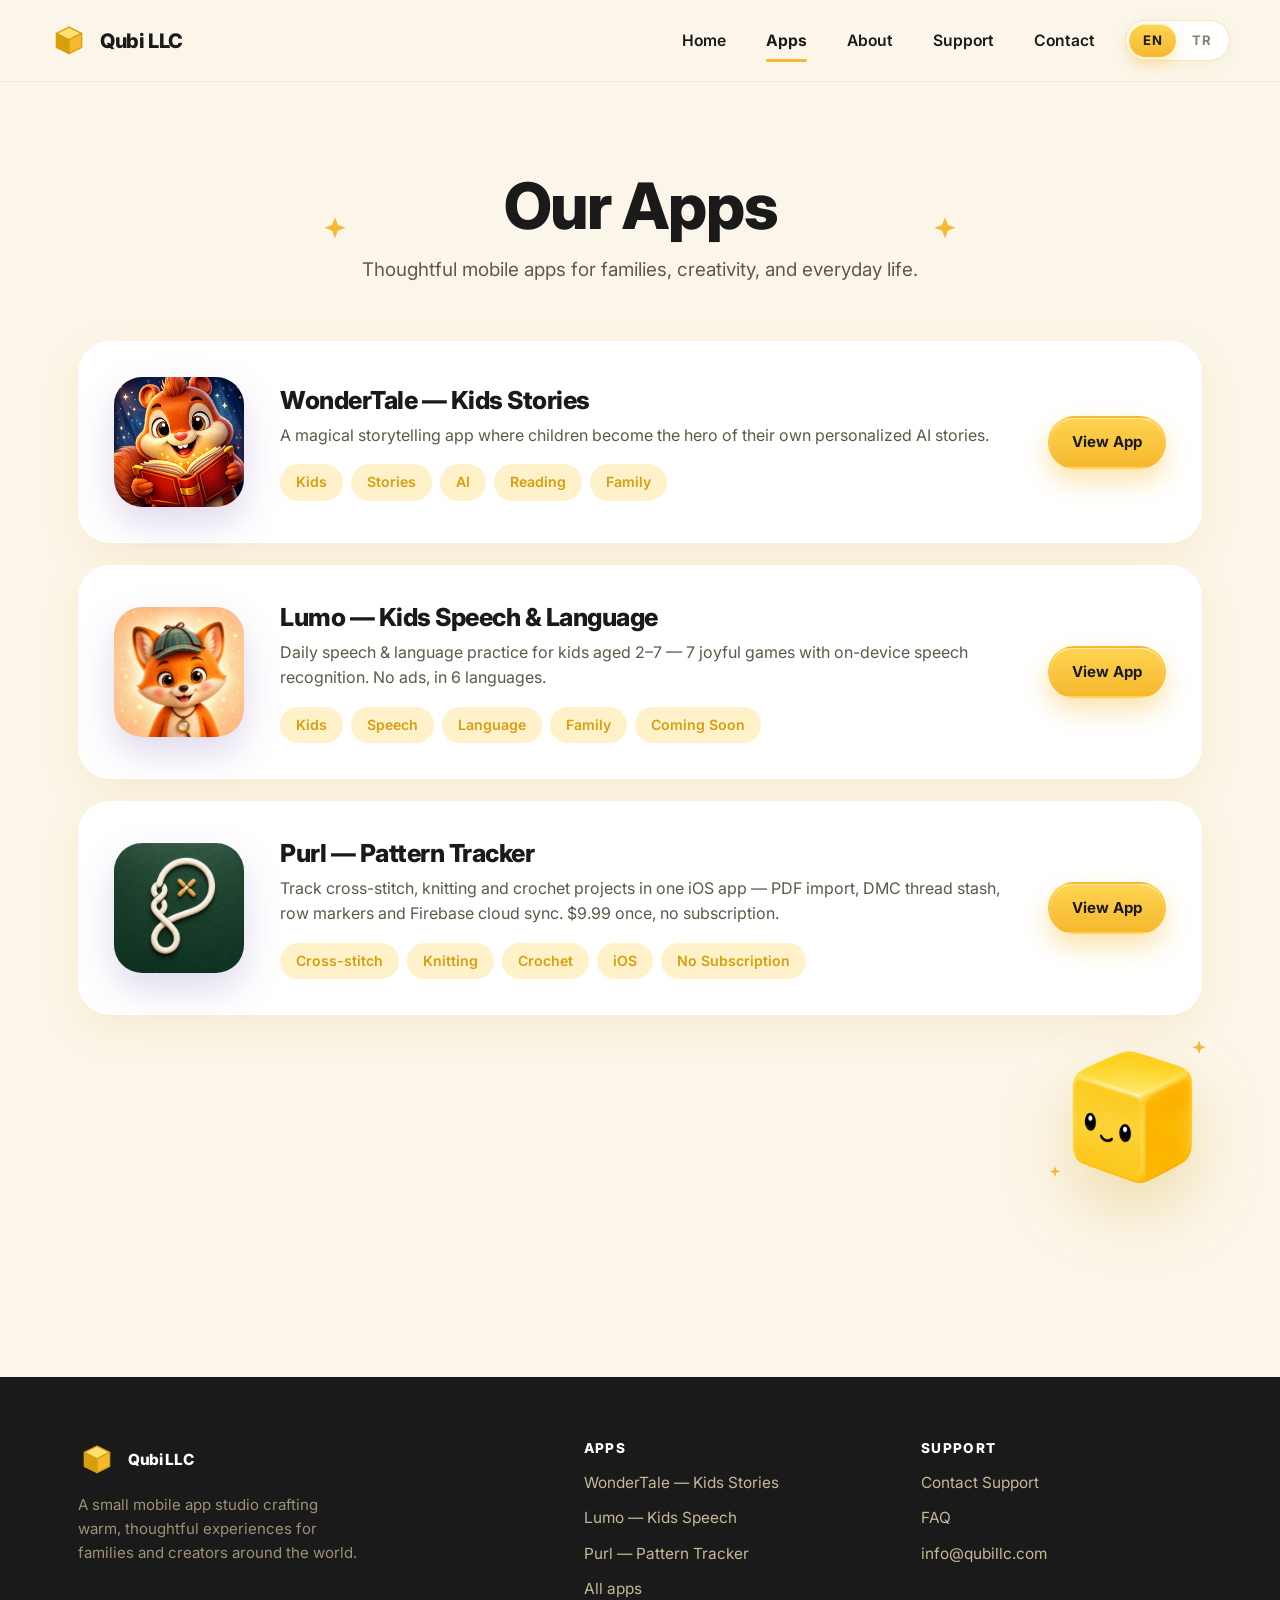
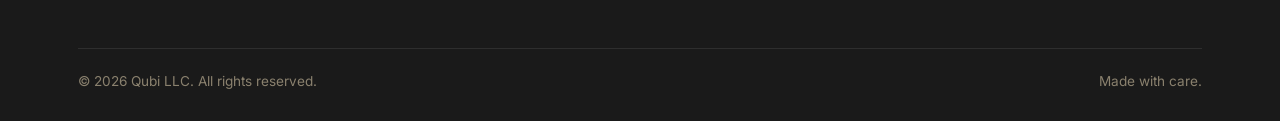
<file: apps.html>
<!doctype html>
<html lang="en">
<head>
  <meta charset="utf-8">
  <meta name="viewport" content="width=device-width, initial-scale=1">
  <title>Our Apps &mdash; Qubi LLC</title>
  <meta name="description" content="Thoughtful mobile apps for families, creativity, and everyday life — from Qubi LLC.">
  <link rel="preconnect" href="https://fonts.googleapis.com">
  <link rel="preconnect" href="https://fonts.gstatic.com" crossorigin>
  <link href="https://fonts.googleapis.com/css2?family=Inter:wght@400;500;600;700;800;900&display=swap" rel="stylesheet">
  <link rel="stylesheet" href="/assets/css/style.css">
</head>
<body class="lang-en">

  <header class="site-header">
    <div class="container nav">
      <a href="/" class="brand">
        <svg class="brand-logo" viewBox="0 0 60 60" aria-hidden="true"><g stroke="#D99E0F" stroke-width="2" stroke-linejoin="round" stroke-linecap="round"><polygon points="30,8 50,18 30,28 10,18" fill="#FFE070"/><polygon points="10,18 30,28 30,50 10,40" fill="#D99E0F"/><polygon points="50,18 30,28 30,50 50,40" fill="#F5B82E"/></g></svg>
        Qubi LLC
      </a>
      <button class="nav-toggle" aria-label="Toggle menu" aria-expanded="false"><span></span><span></span><span></span></button>
      <ul class="nav-links">
        <li><a href="/"><span class="lang-only-en">Home</span><span class="lang-only-tr">Ana Sayfa</span></a></li>
        <li><a href="/apps" class="active"><span class="lang-only-en">Apps</span><span class="lang-only-tr">Uygulamalar</span></a></li>
        <li><a href="/about"><span class="lang-only-en">About</span><span class="lang-only-tr">Hakkımızda</span></a></li>
        <li><a href="/support"><span class="lang-only-en">Support</span><span class="lang-only-tr">Destek</span></a></li>
        <li><a href="/contact"><span class="lang-only-en">Contact</span><span class="lang-only-tr">İletişim</span></a></li>
        <li class="nav-lang">
          <div class="lang-switch lang-switch-sm" role="tablist" aria-label="Language">
            <button type="button" data-lang="en" class="is-active" role="tab" aria-selected="true">EN</button>
            <button type="button" data-lang="tr" role="tab" aria-selected="false">TR</button>
          </div>
        </li>
      </ul>
    </div>
  </header>

  <main>
    <section>
      <div class="container">
        <div class="section-head">
          <svg class="sparkle-l" viewBox="0 0 24 24" fill="currentColor" aria-hidden="true"><path d="M12 2l2.4 6.6L21 11l-6.6 2.4L12 20l-2.4-6.6L3 11l6.6-2.4z"/></svg>
          <h1><span class="lang-only-en">Our Apps</span><span class="lang-only-tr">Uygulamalarımız</span></h1>
          <p><span class="lang-only-en">Thoughtful mobile apps for families, creativity, and everyday life.</span><span class="lang-only-tr">Aileler, yaratıcılık ve günlük yaşam için özenli mobil uygulamalar.</span></p>
          <svg class="sparkle-r" viewBox="0 0 24 24" fill="currentColor" aria-hidden="true"><path d="M12 2l2.4 6.6L21 11l-6.6 2.4L12 20l-2.4-6.6L3 11l6.6-2.4z"/></svg>
        </div>

        <a class="featured-app" href="/wondertale">
          <div class="app-icon" aria-hidden="true">
            <img src="/assets/img/logo.png" alt="WonderTale app icon" width="120" height="120" loading="lazy" decoding="async">
          </div>
          <div>
            <h3>WonderTale &mdash; Kids Stories</h3>
            <p class="desc"><span class="lang-only-en">A magical storytelling app where children become the hero of their own personalized AI stories.</span><span class="lang-only-tr">Çocukların kendi kişiselleştirilmiş AI hikayelerinin kahramanı olduğu büyülü bir hikaye uygulaması.</span></p>
            <div class="tags">
              <span class="tag"><span class="lang-only-en">Kids</span><span class="lang-only-tr">Çocuk</span></span>
              <span class="tag"><span class="lang-only-en">Stories</span><span class="lang-only-tr">Hikaye</span></span>
              <span class="tag">AI</span>
              <span class="tag"><span class="lang-only-en">Reading</span><span class="lang-only-tr">Okuma</span></span>
              <span class="tag"><span class="lang-only-en">Family</span><span class="lang-only-tr">Aile</span></span>
            </div>
          </div>
          <span class="btn btn-primary btn-sm"><span class="lang-only-en">View App</span><span class="lang-only-tr">Uygulamayı Gör</span></span>
        </a>

        <a class="featured-app" href="/lumo" style="margin-top: 22px;">
          <div class="app-icon" aria-hidden="true">
            <img src="/assets/img/lumo-logo.png" alt="Lumo app icon" width="120" height="120" loading="lazy" decoding="async">
          </div>
          <div>
            <h3>Lumo &mdash; Kids Speech &amp; Language</h3>
            <p class="desc"><span class="lang-only-en">Daily speech &amp; language practice for kids aged 2&ndash;7 — 7 joyful games with on-device speech recognition. No ads, in 6 languages.</span><span class="lang-only-tr">2&ndash;7 yaş çocuklar için günlük konuşma ve dil pratiği — cihaz üstü ses tanıma ile 7 eğlenceli oyun. Reklamsız, 6 dilde.</span></p>
            <div class="tags">
              <span class="tag"><span class="lang-only-en">Kids</span><span class="lang-only-tr">Çocuk</span></span>
              <span class="tag"><span class="lang-only-en">Speech</span><span class="lang-only-tr">Konuşma</span></span>
              <span class="tag"><span class="lang-only-en">Language</span><span class="lang-only-tr">Dil</span></span>
              <span class="tag"><span class="lang-only-en">Family</span><span class="lang-only-tr">Aile</span></span>
              <span class="tag"><span class="lang-only-en">Coming Soon</span><span class="lang-only-tr">Yakında</span></span>
            </div>
          </div>
          <span class="btn btn-primary btn-sm"><span class="lang-only-en">View App</span><span class="lang-only-tr">Uygulamayı Gör</span></span>
        </a>

        <a class="featured-app" href="/purl" style="margin-top: 22px;">
          <div class="app-icon" aria-hidden="true">
            <img src="/purl/assets/purl-icon.png" alt="Purl app icon" width="120" height="120" loading="lazy" decoding="async">
          </div>
          <div>
            <h3>Purl &mdash; Pattern Tracker</h3>
            <p class="desc"><span class="lang-only-en">Track cross-stitch, knitting and crochet projects in one iOS app — PDF import, DMC thread stash, row markers and Firebase cloud sync. $9.99 once, no subscription.</span><span class="lang-only-tr">Kross dikiş, örgü ve tığ işi projelerinizi tek bir iOS uygulamasında takip edin — PDF içe aktarma, DMC iplik stoku, sıra işaretleyiciler ve Firebase bulut senkronizasyonu. Tek seferlik $9.99, abonelik yok.</span></p>
            <div class="tags">
              <span class="tag"><span class="lang-only-en">Cross-stitch</span><span class="lang-only-tr">Kross Dikiş</span></span>
              <span class="tag"><span class="lang-only-en">Knitting</span><span class="lang-only-tr">Örgü</span></span>
              <span class="tag"><span class="lang-only-en">Crochet</span><span class="lang-only-tr">Tığ İşi</span></span>
              <span class="tag">iOS</span>
              <span class="tag"><span class="lang-only-en">No Subscription</span><span class="lang-only-tr">Abonelik Yok</span></span>
            </div>
          </div>
          <span class="btn btn-primary btn-sm"><span class="lang-only-en">View App</span><span class="lang-only-tr">Uygulamayı Gör</span></span>
        </a>

        <!-- Cute little mascot peek bottom-right (decoration only) -->
        <div aria-hidden="true" style="display:flex;justify-content:flex-end;margin-top:32px;">
          <div class="mascot-wrap size-xs" style="width:140px;">
            <img class="mascot-img" src="/assets/img/qubi_cube.png" alt="" width="140" height="140" decoding="async" loading="lazy">
            <svg class="deco-spark" style="top:-6%;right:-4%;width:18px;height:18px;" viewBox="0 0 24 24" fill="currentColor"><path d="M12 2l2.4 6.6L21 11l-6.6 2.4L12 20l-2.4-6.6L3 11l6.6-2.4z"/></svg>
            <svg class="deco-spark" style="bottom:6%;left:-10%;width:14px;height:14px;" viewBox="0 0 24 24" fill="currentColor"><path d="M12 2l2.4 6.6L21 11l-6.6 2.4L12 20l-2.4-6.6L3 11l6.6-2.4z"/></svg>
          </div>
        </div>
      </div>
    </section>
  </main>

  <footer class="site-footer">
    <div class="container">
      <div class="footer-grid">
        <div class="footer-brand">
          <a href="/" class="brand">
            <svg class="brand-logo" viewBox="0 0 60 60" aria-hidden="true"><g stroke="#D99E0F" stroke-width="2" stroke-linejoin="round" stroke-linecap="round"><polygon points="30,8 50,18 30,28 10,18" fill="#FFE070"/><polygon points="10,18 30,28 30,50 10,40" fill="#D99E0F"/><polygon points="50,18 30,28 30,50 50,40" fill="#F5B82E"/></g></svg>
            Qubi LLC
          </a>
          <p><span class="lang-only-en">A small mobile app studio crafting warm, thoughtful experiences for families and creators around the world.</span><span class="lang-only-tr">Dünyanın dört bir yanındaki aileler ve yaratıcılar için sıcak, özenli deneyimler üreten küçük bir mobil uygulama stüdyosu.</span></p>
        </div>
        <div>
          <h4><span class="lang-only-en">Apps</span><span class="lang-only-tr">Uygulamalar</span></h4>
          <ul>
            <li><a href="/wondertale">WonderTale &mdash; Kids Stories</a></li>
            <li><a href="/lumo">Lumo &mdash; Kids Speech</a></li>
            <li><a href="/purl">Purl &mdash; Pattern Tracker</a></li>
            <li><a href="/apps"><span class="lang-only-en">All apps</span><span class="lang-only-tr">Tüm uygulamalar</span></a></li>
          </ul>
        </div>
        <div>
          <h4><span class="lang-only-en">Support</span><span class="lang-only-tr">Destek</span></h4>
          <ul>
            <li><a href="/support"><span class="lang-only-en">Contact Support</span><span class="lang-only-tr">Destek</span></a></li>
            <li><a href="/support#faq"><span class="lang-only-en">FAQ</span><span class="lang-only-tr">SSS</span></a></li>
            <li><a href="mailto:info@qubillc.com">info@qubillc.com</a></li>
          </ul>
        </div>
      </div>
      <div class="footer-bottom">
        <span>&copy; <span id="year"></span> Qubi LLC. <span class="lang-only-en">All rights reserved.</span><span class="lang-only-tr">Tüm hakları saklıdır.</span></span>
        <span><span class="lang-only-en">Made with care.</span><span class="lang-only-tr">Özenle yapıldı.</span></span>
      </div>
    </div>
  </footer>

  <script>document.getElementById('year').textContent = new Date().getFullYear();</script>
  <script src="/assets/js/main.js" defer></script>
</body>
</html>
</file>
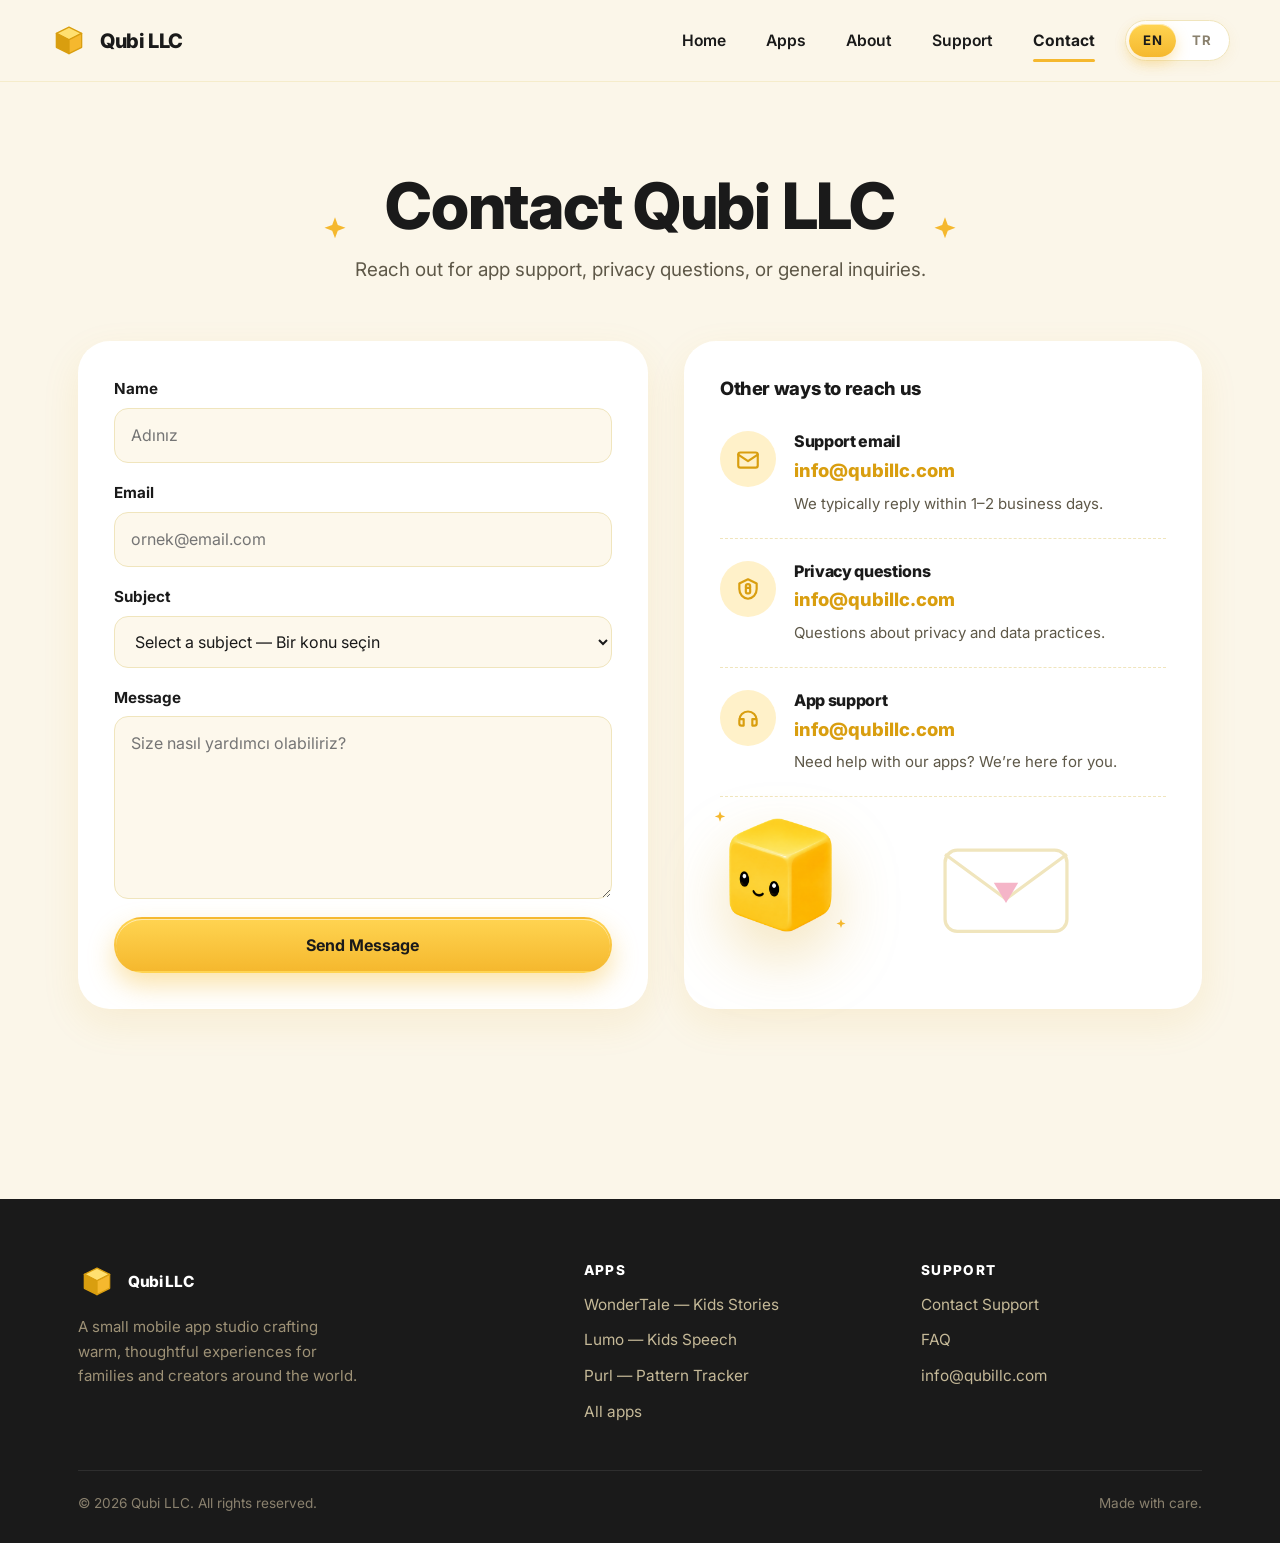
<file: contact.html>
<!doctype html>
<html lang="en">
<head>
  <meta charset="utf-8">
  <meta name="viewport" content="width=device-width, initial-scale=1">
  <title>Contact &mdash; Qubi LLC</title>
  <meta name="description" content="Reach out to Qubi LLC for app support, privacy questions, or general inquiries.">
  <link rel="preconnect" href="https://fonts.googleapis.com">
  <link rel="preconnect" href="https://fonts.gstatic.com" crossorigin>
  <link href="https://fonts.googleapis.com/css2?family=Inter:wght@400;500;600;700;800;900&display=swap" rel="stylesheet">
  <link rel="stylesheet" href="/assets/css/style.css">
</head>
<body class="lang-en">

  <header class="site-header">
    <div class="container nav">
      <a href="/" class="brand">
        <svg class="brand-logo" viewBox="0 0 60 60" aria-hidden="true"><g stroke="#D99E0F" stroke-width="2" stroke-linejoin="round" stroke-linecap="round"><polygon points="30,8 50,18 30,28 10,18" fill="#FFE070"/><polygon points="10,18 30,28 30,50 10,40" fill="#D99E0F"/><polygon points="50,18 30,28 30,50 50,40" fill="#F5B82E"/></g></svg>
        Qubi LLC
      </a>
      <button class="nav-toggle" aria-label="Toggle menu" aria-expanded="false"><span></span><span></span><span></span></button>
      <ul class="nav-links">
        <li><a href="/"><span class="lang-only-en">Home</span><span class="lang-only-tr">Ana Sayfa</span></a></li>
        <li><a href="/apps"><span class="lang-only-en">Apps</span><span class="lang-only-tr">Uygulamalar</span></a></li>
        <li><a href="/about"><span class="lang-only-en">About</span><span class="lang-only-tr">Hakkımızda</span></a></li>
        <li><a href="/support"><span class="lang-only-en">Support</span><span class="lang-only-tr">Destek</span></a></li>
        <li><a href="/contact" class="active"><span class="lang-only-en">Contact</span><span class="lang-only-tr">İletişim</span></a></li>
        <li class="nav-lang">
          <div class="lang-switch lang-switch-sm" role="tablist" aria-label="Language">
            <button type="button" data-lang="en" class="is-active" role="tab" aria-selected="true">EN</button>
            <button type="button" data-lang="tr" role="tab" aria-selected="false">TR</button>
          </div>
        </li>
      </ul>
    </div>
  </header>

  <main>
    <section>
      <div class="container">
        <div class="section-head">
          <svg class="sparkle-l" viewBox="0 0 24 24" fill="currentColor" aria-hidden="true"><path d="M12 2l2.4 6.6L21 11l-6.6 2.4L12 20l-2.4-6.6L3 11l6.6-2.4z"/></svg>
          <h1><span class="lang-only-en">Contact Qubi LLC</span><span class="lang-only-tr">Qubi LLC ile İletişim</span></h1>
          <p><span class="lang-only-en">Reach out for app support, privacy questions, or general inquiries.</span><span class="lang-only-tr">Uygulama desteği, gizlilik soruları veya genel sorular için bize ulaşın.</span></p>
          <svg class="sparkle-r" viewBox="0 0 24 24" fill="currentColor" aria-hidden="true"><path d="M12 2l2.4 6.6L21 11l-6.6 2.4L12 20l-2.4-6.6L3 11l6.6-2.4z"/></svg>
        </div>

        <div class="contact-grid">

          <div class="card">
            <form id="contactForm" onsubmit="return qubiSendMail(event)">
              <div class="form-row">
                <label for="name"><span class="lang-only-en">Name</span><span class="lang-only-tr">Ad</span></label>
                <input id="name" type="text" placeholder="Adınız" required>
              </div>
              <div class="form-row">
                <label for="from"><span class="lang-only-en">Email</span><span class="lang-only-tr">E-posta</span></label>
                <input id="from" type="email" placeholder="ornek@email.com" required>
              </div>
              <div class="form-row">
                <label for="topic"><span class="lang-only-en">Subject</span><span class="lang-only-tr">Konu</span></label>
                <select id="topic" required>
                  <option value="" disabled selected>Select a subject — Bir konu seçin</option>
                  <option value="App support">App support — Uygulama desteği</option>
                  <option value="Privacy question">Privacy question — Gizlilik sorusu</option>
                  <option value="Billing & subscriptions">Billing &amp; subscriptions — Faturalandırma &amp; abonelikler</option>
                  <option value="Press / partnership">Press / partnership — Basın / ortaklık</option>
                  <option value="Feedback">Feedback — Geri bildirim</option>
                  <option value="Other">Other — Diğer</option>
                </select>
              </div>
              <div class="form-row">
                <label for="msg"><span class="lang-only-en">Message</span><span class="lang-only-tr">Mesaj</span></label>
                <textarea id="msg" rows="6" placeholder="Size nasıl yardımcı olabiliriz?" required></textarea>
              </div>
              <button class="btn btn-primary" type="submit" style="width:100%;"><span class="lang-only-en">Send Message</span><span class="lang-only-tr">Mesaj Gönder</span></button>
            </form>
          </div>

          <div class="card contact-info">
            <h3 style="font-size:1.15rem;margin-bottom:8px;"><span class="lang-only-en">Other ways to reach us</span><span class="lang-only-tr">Bize ulaşmanın diğer yolları</span></h3>

            <div class="contact-info-row">
              <span class="icon-circle" aria-hidden="true"><svg viewBox="0 0 24 24"><rect x="3" y="6" width="18" height="14" rx="2"/><path d="M3 8l9 6 9-6"/></svg></span>
              <div>
                <h3><span class="lang-only-en">Support email</span><span class="lang-only-tr">Destek e-postası</span></h3>
                <p class="email"><a href="mailto:info@qubillc.com">info@qubillc.com</a></p>
                <p><span class="lang-only-en">We typically reply within 1&ndash;2 business days.</span><span class="lang-only-tr">Genellikle 1&ndash;2 iş günü içinde yanıtlıyoruz.</span></p>
              </div>
            </div>

            <div class="contact-info-row">
              <span class="icon-circle" aria-hidden="true"><svg viewBox="0 0 24 24"><path d="M12 3l8 4v5c0 5-3.5 8.5-8 9-4.5-.5-8-4-8-9V7z"/><rect x="10" y="11" width="4" height="5" rx="1"/><path d="M10 11V9.5a2 2 0 014 0V11"/></svg></span>
              <div>
                <h3><span class="lang-only-en">Privacy questions</span><span class="lang-only-tr">Gizlilik soruları</span></h3>
                <p class="email"><a href="mailto:info@qubillc.com?subject=Privacy%20request">info@qubillc.com</a></p>
                <p><span class="lang-only-en">Questions about privacy and data practices.</span><span class="lang-only-tr">Gizlilik ve veri uygulamaları hakkında sorular.</span></p>
              </div>
            </div>

            <div class="contact-info-row">
              <span class="icon-circle" aria-hidden="true"><svg viewBox="0 0 24 24"><path d="M4 14a8 8 0 0116 0v3a2 2 0 01-2 2h-2v-6h4M4 14v3a2 2 0 002 2h2v-6H4"/></svg></span>
              <div>
                <h3><span class="lang-only-en">App support</span><span class="lang-only-tr">Uygulama desteği</span></h3>
                <p class="email"><a href="mailto:info@qubillc.com?subject=WonderTale%20app%20support">info@qubillc.com</a></p>
                <p><span class="lang-only-en">Need help with our apps? We&rsquo;re here for you.</span><span class="lang-only-tr">Uygulamalarımızla ilgili yardıma mı ihtiyacınız var? Buradayız.</span></p>
              </div>
            </div>

            <div class="contact-info-decor" aria-hidden="true" style="display:flex;justify-content:center;align-items:flex-end;gap:6px;margin-top:18px;">
              <div class="mascot-wrap size-xs" style="width:120px;">
                <img class="mascot-img" src="/assets/img/qubi_cube.png" alt="" width="120" height="120" decoding="async" loading="lazy">
                <svg class="deco-spark" style="top:-4%;left:-6%;width:14px;height:14px;" viewBox="0 0 24 24" fill="currentColor"><path d="M12 2l2.4 6.6L21 11l-6.6 2.4L12 20l-2.4-6.6L3 11l6.6-2.4z"/></svg>
                <svg class="deco-spark" style="bottom:4%;right:-6%;width:12px;height:12px;" viewBox="0 0 24 24" fill="currentColor"><path d="M12 2l2.4 6.6L21 11l-6.6 2.4L12 20l-2.4-6.6L3 11l6.6-2.4z"/></svg>
              </div>
              <svg width="64" height="48" viewBox="0 0 64 48" aria-hidden="true">
                <rect x="2" y="6" width="60" height="40" rx="6" fill="#FFF" stroke="#F0E5BD" stroke-width="1.6"/>
                <path d="M 2 8 L 32 30 L 62 8" stroke="#F0E5BD" stroke-width="1.6" fill="none"/>
                <path d="M 26 22 l 6 10 l 6 -10 z" fill="#F5B5C8"/>
              </svg>
            </div>
          </div>

        </div>
      </div>
    </section>
  </main>

  <footer class="site-footer">
    <div class="container">
      <div class="footer-grid">
        <div class="footer-brand">
          <a href="/" class="brand">
            <svg class="brand-logo" viewBox="0 0 60 60" aria-hidden="true"><g stroke="#D99E0F" stroke-width="2" stroke-linejoin="round" stroke-linecap="round"><polygon points="30,8 50,18 30,28 10,18" fill="#FFE070"/><polygon points="10,18 30,28 30,50 10,40" fill="#D99E0F"/><polygon points="50,18 30,28 30,50 50,40" fill="#F5B82E"/></g></svg>
            Qubi LLC
          </a>
          <p><span class="lang-only-en">A small mobile app studio crafting warm, thoughtful experiences for families and creators around the world.</span><span class="lang-only-tr">Dünyanın dört bir yanındaki aileler ve yaratıcılar için sıcak, özenli deneyimler üreten küçük bir mobil uygulama stüdyosu.</span></p>
        </div>
        <div>
          <h4><span class="lang-only-en">Apps</span><span class="lang-only-tr">Uygulamalar</span></h4>
          <ul>
            <li><a href="/wondertale">WonderTale &mdash; Kids Stories</a></li>
            <li><a href="/lumo">Lumo &mdash; Kids Speech</a></li>
            <li><a href="/purl">Purl &mdash; Pattern Tracker</a></li>
            <li><a href="/apps"><span class="lang-only-en">All apps</span><span class="lang-only-tr">Tüm uygulamalar</span></a></li>
          </ul>
        </div>
        <div>
          <h4><span class="lang-only-en">Support</span><span class="lang-only-tr">Destek</span></h4>
          <ul>
            <li><a href="/support"><span class="lang-only-en">Contact Support</span><span class="lang-only-tr">Destek</span></a></li>
            <li><a href="/support#faq"><span class="lang-only-en">FAQ</span><span class="lang-only-tr">SSS</span></a></li>
            <li><a href="mailto:info@qubillc.com">info@qubillc.com</a></li>
          </ul>
        </div>
      </div>
      <div class="footer-bottom">
        <span>&copy; <span id="year"></span> Qubi LLC. <span class="lang-only-en">All rights reserved.</span><span class="lang-only-tr">Tüm hakları saklıdır.</span></span>
        <span><span class="lang-only-en">Made with care.</span><span class="lang-only-tr">Özenle yapıldı.</span></span>
      </div>
    </div>
  </footer>

  <script>document.getElementById('year').textContent = new Date().getFullYear();</script>
  <script>
    function qubiSendMail(e) {
      e.preventDefault();
      var name  = document.getElementById('name').value.trim();
      var from  = document.getElementById('from').value.trim();
      var topic = document.getElementById('topic').value.trim();
      var msg   = document.getElementById('msg').value.trim();
      var subject = encodeURIComponent('[Qubi Contact] ' + topic);
      var body = encodeURIComponent(
        'Name: ' + name + '\nEmail: ' + from + '\n\n' + msg
      );
      window.location.href =
        'mailto:info@qubillc.com?subject=' + subject + '&body=' + body;
      return false;
    }
  </script>
  <script src="/assets/js/main.js" defer></script>
</body>
</html>
</file>
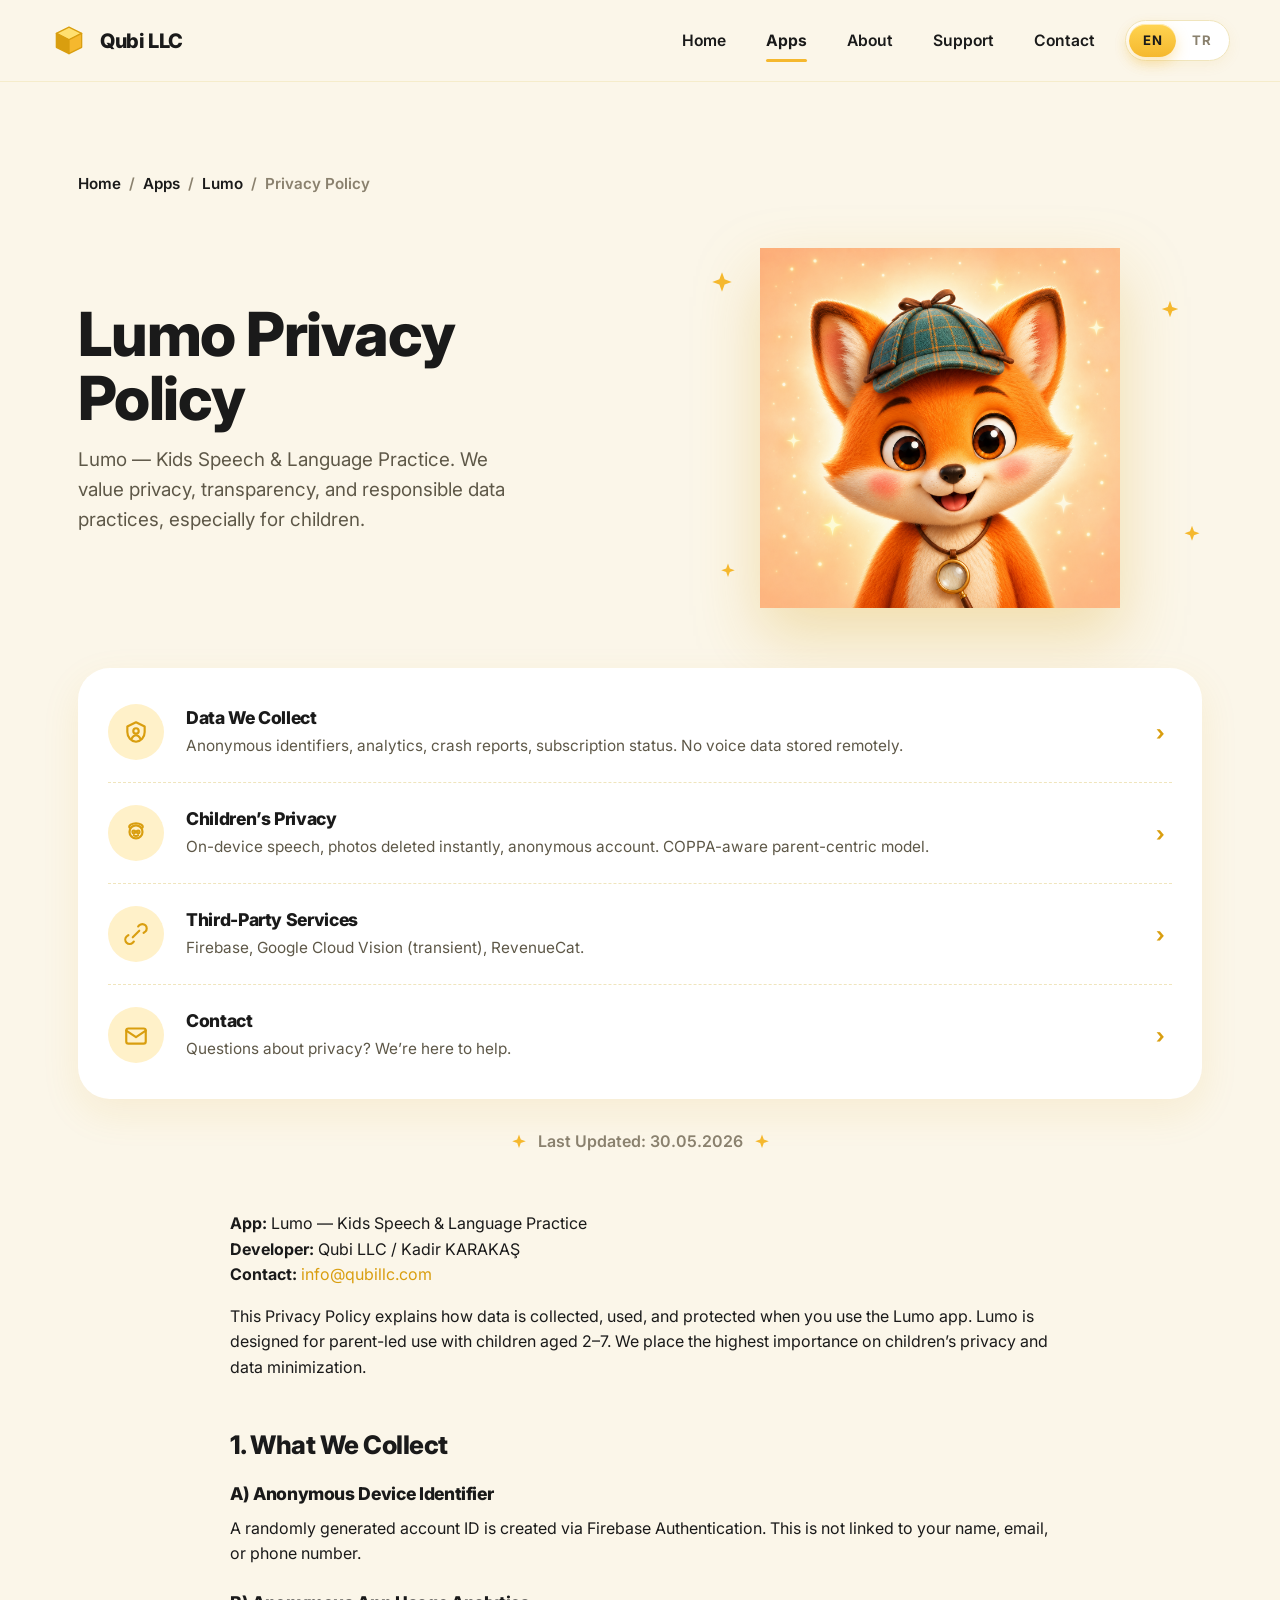
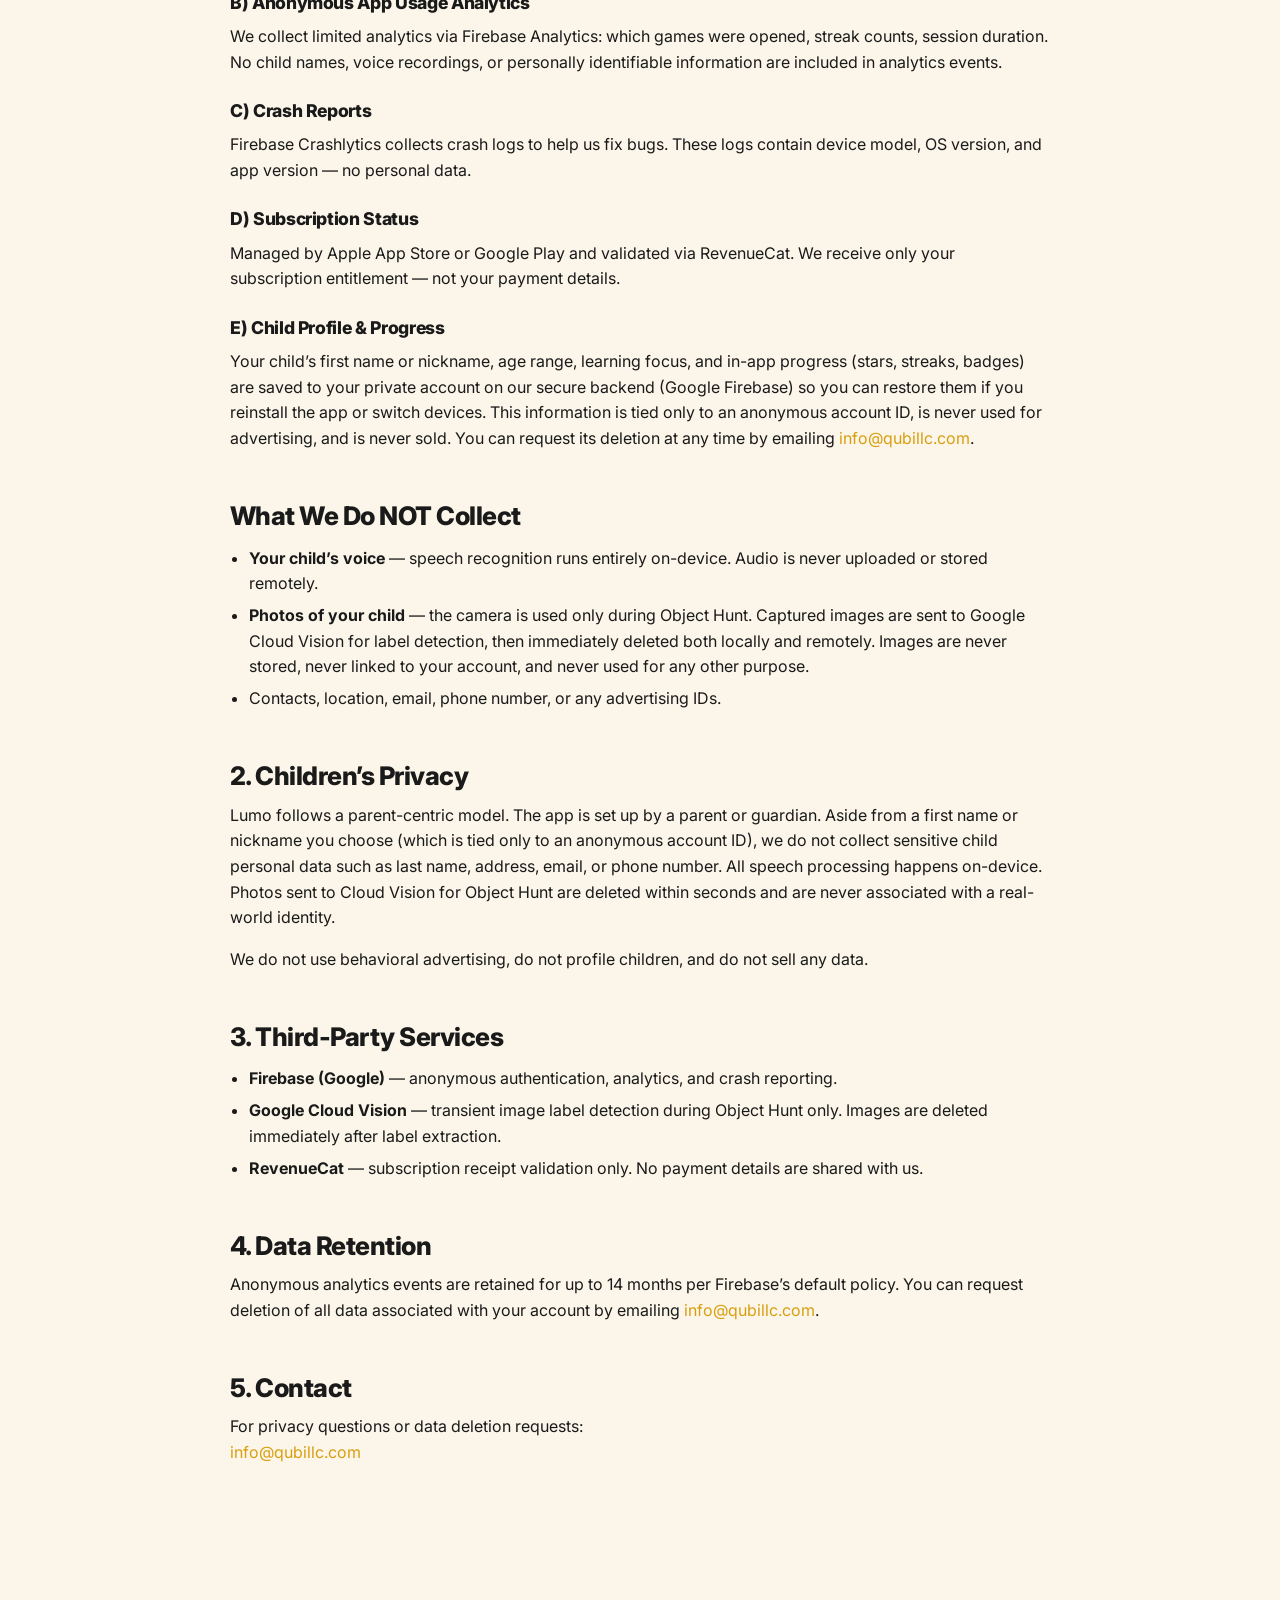
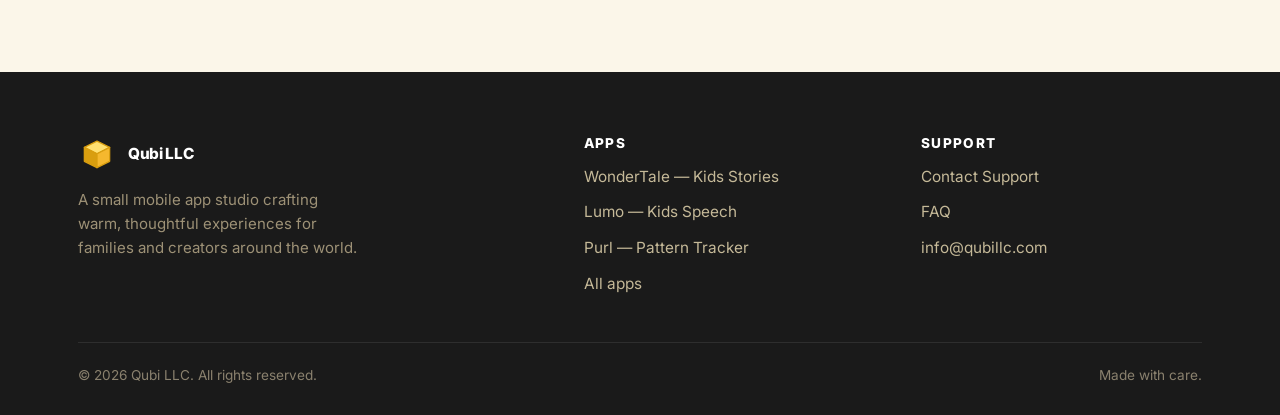
<file: lumo-privacy.html>
<!doctype html>
<html lang="en">
<head>
  <meta charset="utf-8">
  <meta name="viewport" content="width=device-width, initial-scale=1">
  <title>Privacy Policy &mdash; Lumo | Qubi LLC</title>
  <meta name="description" content="Privacy policy for Lumo — Kids Speech & Language Practice. On-device speech recognition, COPPA-aware design, Firebase Analytics, RevenueCat.">
  <link rel="preconnect" href="https://fonts.googleapis.com">
  <link rel="preconnect" href="https://fonts.gstatic.com" crossorigin>
  <link href="https://fonts.googleapis.com/css2?family=Inter:wght@400;500;600;700;800;900&display=swap" rel="stylesheet">
  <link rel="stylesheet" href="/assets/css/style.css">
</head>
<body class="lang-en">

  <header class="site-header">
    <div class="container nav">
      <a href="/" class="brand">
        <svg class="brand-logo" viewBox="0 0 60 60" aria-hidden="true"><g stroke="#D99E0F" stroke-width="2" stroke-linejoin="round" stroke-linecap="round"><polygon points="30,8 50,18 30,28 10,18" fill="#FFE070"/><polygon points="10,18 30,28 30,50 10,40" fill="#D99E0F"/><polygon points="50,18 30,28 30,50 50,40" fill="#F5B82E"/></g></svg>
        Qubi LLC
      </a>
      <button class="nav-toggle" aria-label="Toggle menu" aria-expanded="false"><span></span><span></span><span></span></button>
      <ul class="nav-links">
        <li><a href="/"><span class="lang-only-en">Home</span><span class="lang-only-tr">Ana Sayfa</span></a></li>
        <li><a href="/apps" class="active"><span class="lang-only-en">Apps</span><span class="lang-only-tr">Uygulamalar</span></a></li>
        <li><a href="/about"><span class="lang-only-en">About</span><span class="lang-only-tr">Hakkımızda</span></a></li>
        <li><a href="/support"><span class="lang-only-en">Support</span><span class="lang-only-tr">Destek</span></a></li>
        <li><a href="/contact"><span class="lang-only-en">Contact</span><span class="lang-only-tr">İletişim</span></a></li>
        <li class="nav-lang">
          <div class="lang-switch lang-switch-sm" role="tablist" aria-label="Language">
            <button type="button" data-lang="en" class="is-active" role="tab" aria-selected="true">EN</button>
            <button type="button" data-lang="tr" role="tab" aria-selected="false">TR</button>
          </div>
        </li>
      </ul>
    </div>
  </header>

  <main>
    <section>
      <div class="container">
        <nav class="crumbs" aria-label="Breadcrumb">
          <a href="/"><span class="lang-only-en">Home</span><span class="lang-only-tr">Ana Sayfa</span></a><span class="sep">/</span>
          <a href="/apps"><span class="lang-only-en">Apps</span><span class="lang-only-tr">Uygulamalar</span></a><span class="sep">/</span>
          <a href="/lumo">Lumo</a><span class="sep">/</span>
          <span class="current"><span class="lang-only-en">Privacy Policy</span><span class="lang-only-tr">Gizlilik Politikası</span></span>
        </nav>

        <div class="doc-hero">
          <div>
            <h1>
              <span class="lang-only-en">Lumo Privacy Policy</span>
              <span class="lang-only-tr">Lumo Gizlilik Politikası</span>
            </h1>
            <p>
              <span class="lang-only-en">Lumo &mdash; Kids Speech &amp; Language Practice. We value privacy, transparency, and responsible data practices, especially for children.</span>
              <span class="lang-only-tr">Lumo &mdash; Kids Speech &amp; Language Practice. Gizliliğe, şeffaflığa ve özellikle çocuklar için sorumlu veri uygulamalarına önem veriyoruz.</span>
            </p>
          </div>
          <div class="mascot-wrap size-lg" aria-hidden="true">
            <img class="mascot-img" src="/assets/img/lumo-logo.png" alt="Lumo mascot" width="320" height="320" decoding="async">
            <svg class="deco-spark p1" viewBox="0 0 24 24" fill="currentColor"><path d="M12 2l2.4 6.6L21 11l-6.6 2.4L12 20l-2.4-6.6L3 11l6.6-2.4z"/></svg>
            <svg class="deco-spark p2" viewBox="0 0 24 24" fill="currentColor"><path d="M12 2l2.4 6.6L21 11l-6.6 2.4L12 20l-2.4-6.6L3 11l6.6-2.4z"/></svg>
            <svg class="deco-spark p3" viewBox="0 0 24 24" fill="currentColor"><path d="M12 2l2.4 6.6L21 11l-6.6 2.4L12 20l-2.4-6.6L3 11l6.6-2.4z"/></svg>
            <svg class="deco-spark p4" viewBox="0 0 24 24" fill="currentColor"><path d="M12 2l2.4 6.6L21 11l-6.6 2.4L12 20l-2.4-6.6L3 11l6.6-2.4z"/></svg>
          </div>
        </div>

        <div class="list-card">
          <a class="list-row" href="#data-we-collect-en">
            <span class="icon-circle" aria-hidden="true"><svg viewBox="0 0 24 24"><path d="M12 3l8 4v5c0 5-3.5 8.5-8 9-4.5-.5-8-4-8-9V7z"/><circle cx="12" cy="11" r="2.5"/><path d="M8 18c1-2 2.5-3 4-3s3 1 4 3"/></svg></span>
            <div>
              <h3><span class="lang-only-en">Data We Collect</span><span class="lang-only-tr">Topladığımız Veriler</span></h3>
              <p><span class="lang-only-en">Anonymous identifiers, analytics, crash reports, subscription status. No voice data stored remotely.</span><span class="lang-only-tr">Anonim tanımlayıcılar, analitik, çökme raporları, abonelik durumu. Uzakta ses verisi saklanmaz.</span></p>
            </div>
            <span class="chev">&rsaquo;</span>
          </a>
          <a class="list-row" href="#children-en">
            <span class="icon-circle" aria-hidden="true"><svg viewBox="0 0 24 24"><circle cx="12" cy="11" r="6"/><circle cx="10" cy="11" r="1.3"/><circle cx="14" cy="11" r="1.3"/><path d="M10 14c1 1 3 1 4 0"/><path d="M6 7c-1-2 2-4 6-4s7 2 6 4"/></svg></span>
            <div>
              <h3><span class="lang-only-en">Children&rsquo;s Privacy</span><span class="lang-only-tr">Çocukların Gizliliği</span></h3>
              <p><span class="lang-only-en">On-device speech, photos deleted instantly, anonymous account. COPPA-aware parent-centric model.</span><span class="lang-only-tr">Cihaz üstü ses, fotoğraflar anında silinir, anonim hesap. COPPA uyumlu ebeveyn modeli.</span></p>
            </div>
            <span class="chev">&rsaquo;</span>
          </a>
          <a class="list-row" href="#third-party-en">
            <span class="icon-circle" aria-hidden="true"><svg viewBox="0 0 24 24"><path d="M9 15l6-6"/><path d="M14 5l1-1a4 4 0 015.7 5.7L19 11"/><path d="M10 19l-1 1a4 4 0 01-5.7-5.7L5 13"/></svg></span>
            <div>
              <h3><span class="lang-only-en">Third-Party Services</span><span class="lang-only-tr">Üçüncü Taraf Hizmetler</span></h3>
              <p><span class="lang-only-en">Firebase, Google Cloud Vision (transient), RevenueCat.</span><span class="lang-only-tr">Firebase, Google Cloud Vision (geçici), RevenueCat.</span></p>
            </div>
            <span class="chev">&rsaquo;</span>
          </a>
          <a class="list-row" href="#contact-en">
            <span class="icon-circle" aria-hidden="true"><svg viewBox="0 0 24 24"><rect x="3" y="6" width="18" height="14" rx="2"/><path d="M3 8l9 6 9-6"/></svg></span>
            <div>
              <h3><span class="lang-only-en">Contact</span><span class="lang-only-tr">İletişim</span></h3>
              <p><span class="lang-only-en">Questions about privacy? We&rsquo;re here to help.</span><span class="lang-only-tr">Gizlilikle ilgili sorularınız mı var? Yardımcı olmaktan mutluluk duyarız.</span></p>
            </div>
            <span class="chev">&rsaquo;</span>
          </a>
        </div>

        <div class="last-updated">
          <svg class="sparkle" viewBox="0 0 24 24" fill="currentColor"><path d="M12 2l2.4 6.6L21 11l-6.6 2.4L12 20l-2.4-6.6L3 11l6.6-2.4z"/></svg>
          <span class="lang-only-en">Last Updated: 30.05.2026</span>
          <span class="lang-only-tr">Son Güncelleme: 30.05.2026</span>
          <svg class="sparkle" viewBox="0 0 24 24" fill="currentColor"><path d="M12 2l2.4 6.6L21 11l-6.6 2.4L12 20l-2.4-6.6L3 11l6.6-2.4z"/></svg>
        </div>

        <article class="doc-detail lang-only-en" id="en">
          <p><strong>App:</strong> Lumo &mdash; Kids Speech &amp; Language Practice<br>
          <strong>Developer:</strong> Qubi LLC / Kadir KARAKAŞ<br>
          <strong>Contact:</strong> <a href="mailto:info@qubillc.com">info@qubillc.com</a></p>

          <p>This Privacy Policy explains how data is collected, used, and protected when you use the Lumo app. Lumo is designed for parent-led use with children aged 2&ndash;7. We place the highest importance on children&rsquo;s privacy and data minimization.</p>

          <h2 id="data-we-collect-en">1. What We Collect</h2>

          <h3>A) Anonymous Device Identifier</h3>
          <p>A randomly generated account ID is created via Firebase Authentication. This is not linked to your name, email, or phone number.</p>

          <h3>B) Anonymous App Usage Analytics</h3>
          <p>We collect limited analytics via Firebase Analytics: which games were opened, streak counts, session duration. No child names, voice recordings, or personally identifiable information are included in analytics events.</p>

          <h3>C) Crash Reports</h3>
          <p>Firebase Crashlytics collects crash logs to help us fix bugs. These logs contain device model, OS version, and app version — no personal data.</p>

          <h3>D) Subscription Status</h3>
          <p>Managed by Apple App Store or Google Play and validated via RevenueCat. We receive only your subscription entitlement — not your payment details.</p>

          <h3>E) Child Profile &amp; Progress</h3>
          <p>Your child&rsquo;s first name or nickname, age range, learning focus, and in-app progress (stars, streaks, badges) are saved to your private account on our secure backend (Google Firebase) so you can restore them if you reinstall the app or switch devices. This information is tied only to an anonymous account ID, is never used for advertising, and is never sold. You can request its deletion at any time by emailing <a href="mailto:info@qubillc.com">info@qubillc.com</a>.</p>

          <h2>What We Do NOT Collect</h2>
          <ul>
            <li><strong>Your child&rsquo;s voice</strong> — speech recognition runs entirely on-device. Audio is never uploaded or stored remotely.</li>
            <li><strong>Photos of your child</strong> — the camera is used only during Object Hunt. Captured images are sent to Google Cloud Vision for label detection, then immediately deleted both locally and remotely. Images are never stored, never linked to your account, and never used for any other purpose.</li>
            <li>Contacts, location, email, phone number, or any advertising IDs.</li>
          </ul>

          <h2 id="children-en">2. Children&rsquo;s Privacy</h2>
          <p>Lumo follows a parent-centric model. The app is set up by a parent or guardian. Aside from a first name or nickname you choose (which is tied only to an anonymous account ID), we do not collect sensitive child personal data such as last name, address, email, or phone number. All speech processing happens on-device. Photos sent to Cloud Vision for Object Hunt are deleted within seconds and are never associated with a real-world identity.</p>
          <p>We do not use behavioral advertising, do not profile children, and do not sell any data.</p>

          <h2 id="third-party-en">3. Third-Party Services</h2>
          <ul>
            <li><strong>Firebase (Google)</strong> — anonymous authentication, analytics, and crash reporting.</li>
            <li><strong>Google Cloud Vision</strong> — transient image label detection during Object Hunt only. Images are deleted immediately after label extraction.</li>
            <li><strong>RevenueCat</strong> — subscription receipt validation only. No payment details are shared with us.</li>
          </ul>

          <h2>4. Data Retention</h2>
          <p>Anonymous analytics events are retained for up to 14 months per Firebase&rsquo;s default policy. You can request deletion of all data associated with your account by emailing <a href="mailto:info@qubillc.com">info@qubillc.com</a>.</p>

          <h2 id="contact-en">5. Contact</h2>
          <p>For privacy questions or data deletion requests:<br>
          <a href="mailto:info@qubillc.com">info@qubillc.com</a></p>
        </article>

        <article class="doc-detail lang-only-tr" id="tr">
          <p><strong>Uygulama:</strong> Lumo &mdash; Kids Speech &amp; Language Practice<br>
          <strong>Geliştirici:</strong> Qubi LLC / Kadir KARAKAŞ<br>
          <strong>İletişim:</strong> <a href="mailto:info@qubillc.com">info@qubillc.com</a></p>

          <p>Bu Gizlilik Politikası, Lumo uygulamasını kullandığınızda verilerin nasıl toplandığını, kullanıldığını ve korunduğunu açıklar. Lumo, 2&ndash;7 yaş çocuklarla ebeveyn kontrolünde kullanım için tasarlanmıştır. Çocuk gizliliği ve veri minimizasyonuna en yüksek önemi veriyoruz.</p>

          <h2>1. Topladıklarımız</h2>

          <h3>A) Anonim Cihaz Tanımlayıcısı</h3>
          <p>Firebase Authentication aracılığıyla rastgele oluşturulmuş bir hesap kimliği oluşturulur. Bu, adınıza, e-postanıza veya telefon numaranıza bağlı değildir.</p>

          <h3>B) Anonim Uygulama Kullanım Analitiği</h3>
          <p>Firebase Analytics aracılığıyla sınırlı analitik topluyoruz: hangi oyunların açıldığı, streak sayıları, oturum süresi. Analitik olaylara çocuk adları, ses kayıtları veya kişisel bilgiler dahil edilmez.</p>

          <h3>C) Çökme Raporları</h3>
          <p>Firebase Crashlytics, hataları düzeltmemize yardımcı olmak için çökme günlükleri toplar. Bu günlükler cihaz modeli, işletim sistemi sürümü ve uygulama sürümü içerir — kişisel veri içermez.</p>

          <h3>D) Abonelik Durumu</h3>
          <p>Apple App Store veya Google Play tarafından yönetilir ve RevenueCat aracılığıyla doğrulanır. Yalnızca abonelik hakkınızı alırız — ödeme bilgilerinizi değil.</p>

          <h3>E) Çocuk Profili &amp; İlerleme</h3>
          <p>Çocuğunuzun adı veya takma adı, yaş aralığı, öğrenme odağı ve uygulama içi ilerlemesi (yıldızlar, seriler, rozetler) güvenli arka uç sistemimizde (Google Firebase) özel hesabınıza kaydedilir; böylece uygulamayı yeniden kurduğunuzda veya cihaz değiştirdiğinizde bunları geri yükleyebilirsiniz. Bu bilgiler yalnızca anonim bir hesap kimliğine bağlıdır, asla reklam için kullanılmaz ve asla satılmaz. İstediğiniz zaman <a href="mailto:info@qubillc.com">info@qubillc.com</a> adresine e-posta göndererek silinmesini talep edebilirsiniz.</p>

          <h2>Toplamadıklarımız</h2>
          <ul>
            <li><strong>Çocuğunuzun sesi</strong> — ses tanıma tamamen cihaz üstünde çalışır. Ses asla yüklenmez veya uzakta saklanmaz.</li>
            <li><strong>Çocuğunuzun fotoğrafları</strong> — kamera yalnızca Nesne Avı sırasında kullanılır. Yakalanan görüntüler etiket tespiti için Google Cloud Vision&rsquo;a gönderilir, ardından hem yerel hem de uzakta anında silinir. Görüntüler asla saklanmaz, hesabınıza bağlanmaz ve başka bir amaçla kullanılmaz.</li>
            <li>Kişiler, konum, e-posta, telefon numarası veya herhangi bir reklam kimliği.</li>
          </ul>

          <h2>2. Çocukların Gizliliği</h2>
          <p>Lumo, ebeveyn merkezli bir model izler. Uygulama bir ebeveyn veya vasi tarafından kurulur. Seçtiğiniz bir ad veya takma ad dışında (ki bu yalnızca anonim bir hesap kimliğine bağlıdır), çocuğa ait soyadı, adres, e-posta veya telefon numarası gibi hassas kişisel veriler toplamıyoruz. Tüm ses işleme cihaz üstünde gerçekleşir. Nesne Avı için Cloud Vision&rsquo;a gönderilen fotoğraflar saniyeler içinde silinir ve hiçbir zaman gerçek bir kimlikle ilişkilendirilmez.</p>
          <p>Davranışsal reklamcılık kullanmıyor, çocukların profilini çıkarmıyor ve hiçbir veriyi satmıyoruz.</p>

          <h2>3. Üçüncü Taraf Hizmetler</h2>
          <ul>
            <li><strong>Firebase (Google)</strong> — anonim kimlik doğrulama, analitik ve çökme raporlama.</li>
            <li><strong>Google Cloud Vision</strong> — yalnızca Nesne Avı sırasında geçici görüntü etiket tespiti. Görüntüler etiket çıkarımından hemen sonra silinir.</li>
            <li><strong>RevenueCat</strong> — yalnızca abonelik makbuzu doğrulama. Ödeme bilgileri bizimle paylaşılmaz.</li>
          </ul>

          <h2>4. Veri Saklama</h2>
          <p>Anonim analitik olaylar, Firebase&rsquo;in varsayılan politikasına göre 14 aya kadar saklanır. Hesabınızla ilişkili tüm verilerin silinmesini <a href="mailto:info@qubillc.com">info@qubillc.com</a> adresine e-posta göndererek talep edebilirsiniz.</p>

          <h2>5. İletişim</h2>
          <p>Gizlilik soruları veya veri silme talepleri için:<br>
          <a href="mailto:info@qubillc.com">info@qubillc.com</a></p>
        </article>

      </div>
    </section>
  </main>

  <footer class="site-footer">
    <div class="container">
      <div class="footer-grid">
        <div class="footer-brand">
          <a href="/" class="brand">
            <svg class="brand-logo" viewBox="0 0 60 60" aria-hidden="true"><g stroke="#D99E0F" stroke-width="2" stroke-linejoin="round" stroke-linecap="round"><polygon points="30,8 50,18 30,28 10,18" fill="#FFE070"/><polygon points="10,18 30,28 30,50 10,40" fill="#D99E0F"/><polygon points="50,18 30,28 30,50 50,40" fill="#F5B82E"/></g></svg>
            Qubi LLC
          </a>
          <p><span class="lang-only-en">A small mobile app studio crafting warm, thoughtful experiences for families and creators around the world.</span><span class="lang-only-tr">Dünyanın dört bir yanındaki aileler ve yaratıcılar için sıcak, özenli deneyimler üreten küçük bir mobil uygulama stüdyosu.</span></p>
        </div>
        <div>
          <h4><span class="lang-only-en">Apps</span><span class="lang-only-tr">Uygulamalar</span></h4>
          <ul>
            <li><a href="/wondertale">WonderTale &mdash; Kids Stories</a></li>
            <li><a href="/lumo">Lumo &mdash; Kids Speech</a></li>
            <li><a href="/purl">Purl &mdash; Pattern Tracker</a></li>
            <li><a href="/apps"><span class="lang-only-en">All apps</span><span class="lang-only-tr">Tüm uygulamalar</span></a></li>
          </ul>
        </div>
        <div>
          <h4><span class="lang-only-en">Support</span><span class="lang-only-tr">Destek</span></h4>
          <ul>
            <li><a href="/support"><span class="lang-only-en">Contact Support</span><span class="lang-only-tr">Destek</span></a></li>
            <li><a href="/support#faq"><span class="lang-only-en">FAQ</span><span class="lang-only-tr">SSS</span></a></li>
            <li><a href="mailto:info@qubillc.com">info@qubillc.com</a></li>
          </ul>
        </div>
      </div>
      <div class="footer-bottom">
        <span>&copy; <span id="year"></span> Qubi LLC. <span class="lang-only-en">All rights reserved.</span><span class="lang-only-tr">Tüm hakları saklıdır.</span></span>
        <span><span class="lang-only-en">Made with care.</span><span class="lang-only-tr">Özenle yapıldı.</span></span>
      </div>
    </div>
  </footer>

  <script>document.getElementById('year').textContent = new Date().getFullYear();</script>
  <script src="/assets/js/main.js" defer></script>
</body>
</html>
</file>
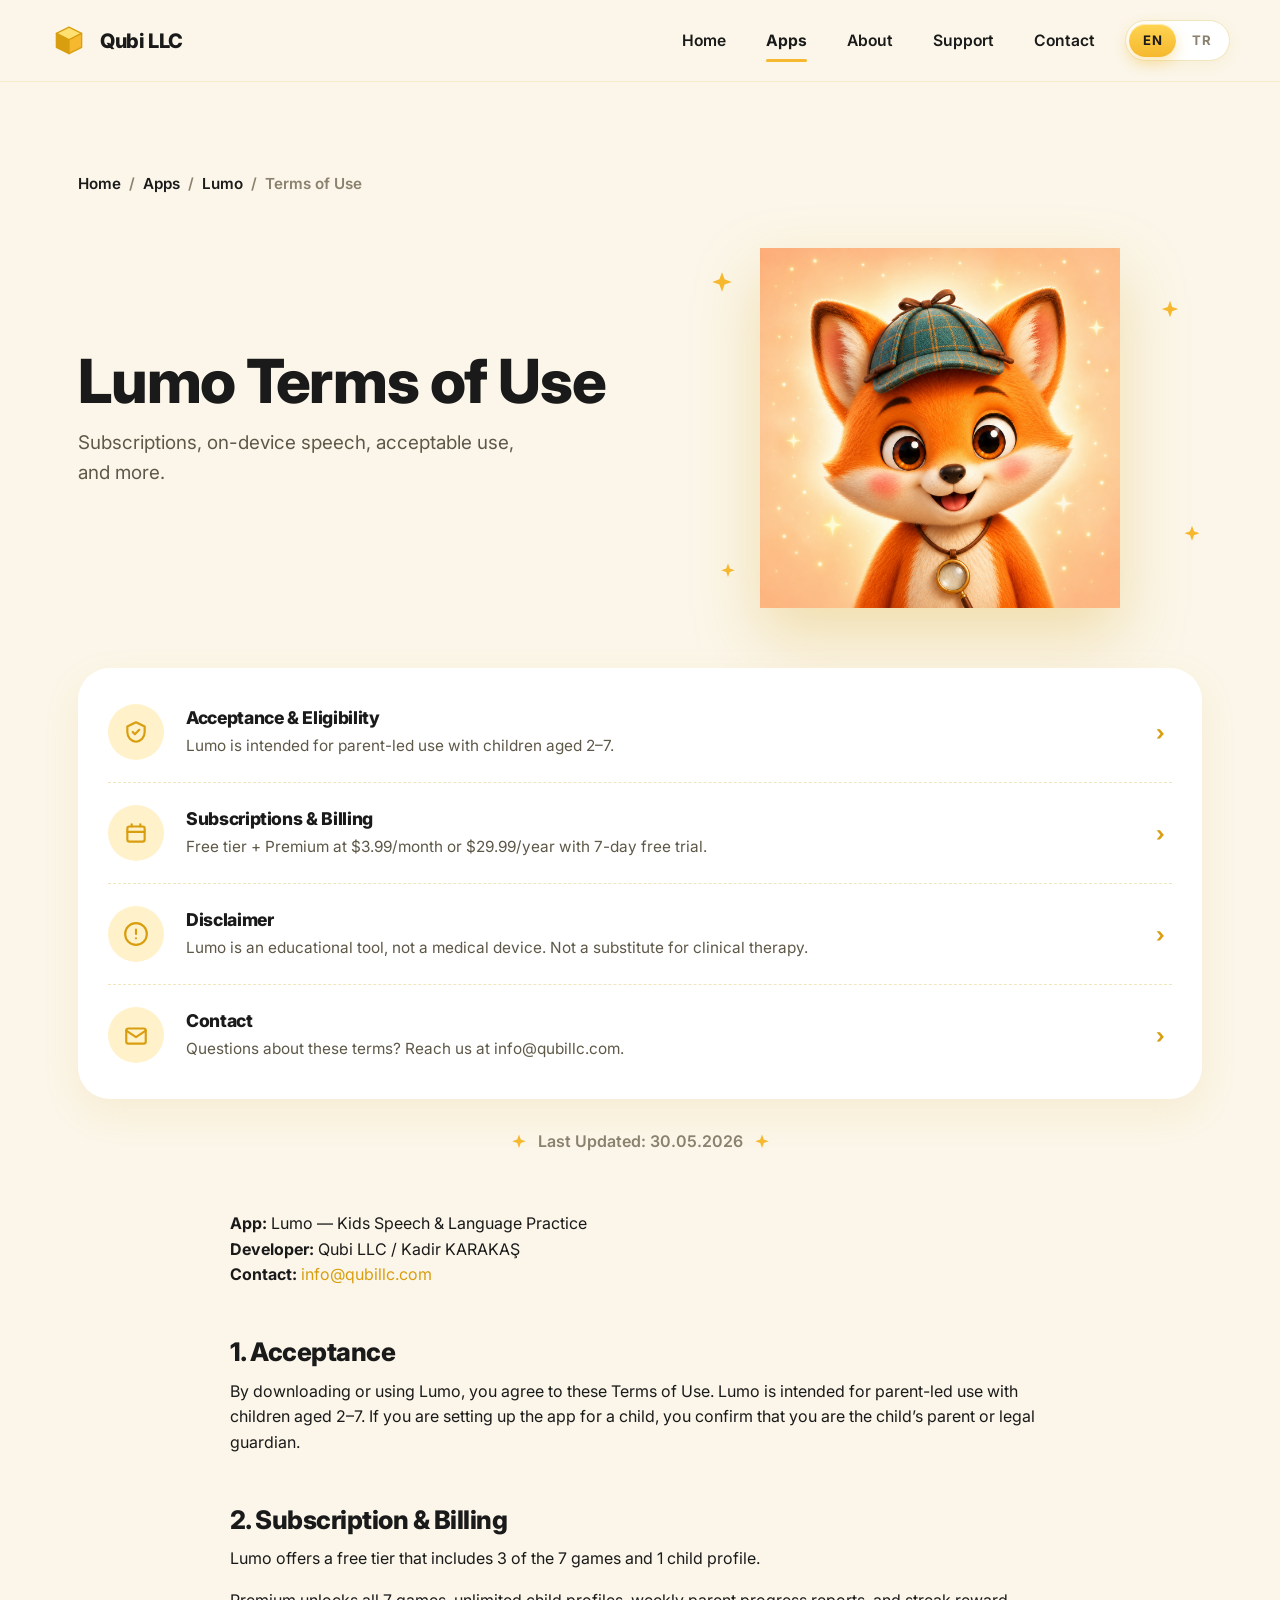
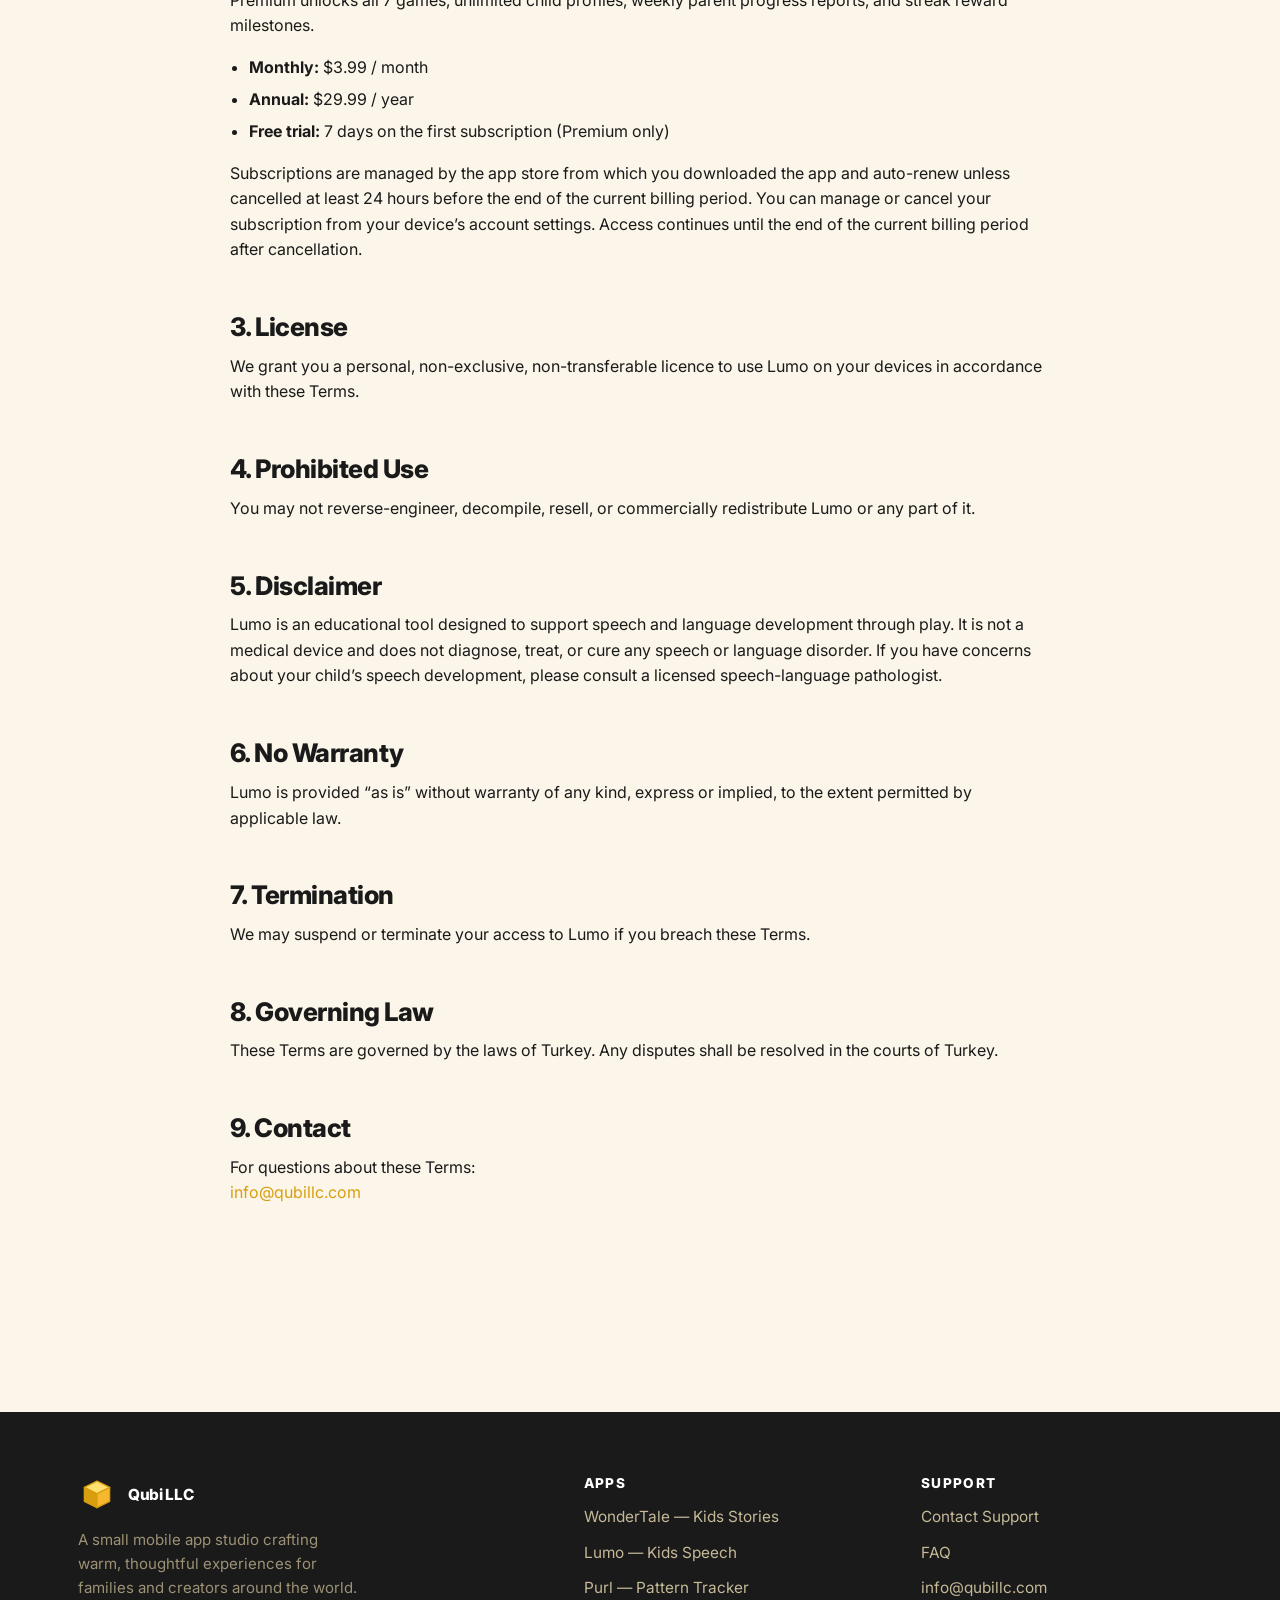
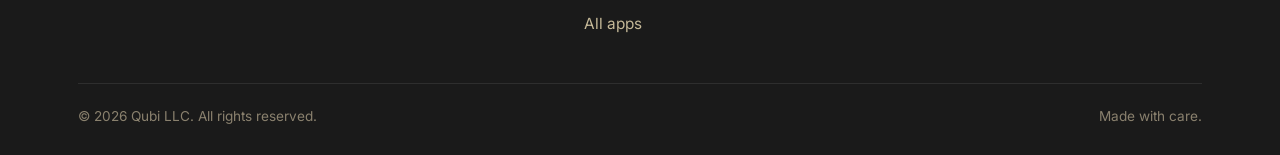
<file: lumo-terms.html>
<!doctype html>
<html lang="en">
<head>
  <meta charset="utf-8">
  <meta name="viewport" content="width=device-width, initial-scale=1">
  <title>Terms of Use &mdash; Lumo | Qubi LLC</title>
  <meta name="description" content="Terms of Use for Lumo — Kids Speech & Language Practice. Subscriptions, on-device speech, acceptable use, and more.">
  <link rel="preconnect" href="https://fonts.googleapis.com">
  <link rel="preconnect" href="https://fonts.gstatic.com" crossorigin>
  <link href="https://fonts.googleapis.com/css2?family=Inter:wght@400;500;600;700;800;900&display=swap" rel="stylesheet">
  <link rel="stylesheet" href="/assets/css/style.css">
</head>
<body class="lang-en">

  <header class="site-header">
    <div class="container nav">
      <a href="/" class="brand">
        <svg class="brand-logo" viewBox="0 0 60 60" aria-hidden="true"><g stroke="#D99E0F" stroke-width="2" stroke-linejoin="round" stroke-linecap="round"><polygon points="30,8 50,18 30,28 10,18" fill="#FFE070"/><polygon points="10,18 30,28 30,50 10,40" fill="#D99E0F"/><polygon points="50,18 30,28 30,50 50,40" fill="#F5B82E"/></g></svg>
        Qubi LLC
      </a>
      <button class="nav-toggle" aria-label="Toggle menu" aria-expanded="false"><span></span><span></span><span></span></button>
      <ul class="nav-links">
        <li><a href="/"><span class="lang-only-en">Home</span><span class="lang-only-tr">Ana Sayfa</span></a></li>
        <li><a href="/apps" class="active"><span class="lang-only-en">Apps</span><span class="lang-only-tr">Uygulamalar</span></a></li>
        <li><a href="/about"><span class="lang-only-en">About</span><span class="lang-only-tr">Hakkımızda</span></a></li>
        <li><a href="/support"><span class="lang-only-en">Support</span><span class="lang-only-tr">Destek</span></a></li>
        <li><a href="/contact"><span class="lang-only-en">Contact</span><span class="lang-only-tr">İletişim</span></a></li>
        <li class="nav-lang">
          <div class="lang-switch lang-switch-sm" role="tablist" aria-label="Language">
            <button type="button" data-lang="en" class="is-active" role="tab" aria-selected="true">EN</button>
            <button type="button" data-lang="tr" role="tab" aria-selected="false">TR</button>
          </div>
        </li>
      </ul>
    </div>
  </header>

  <main>
    <section>
      <div class="container">
        <nav class="crumbs" aria-label="Breadcrumb">
          <a href="/"><span class="lang-only-en">Home</span><span class="lang-only-tr">Ana Sayfa</span></a><span class="sep">/</span>
          <a href="/apps"><span class="lang-only-en">Apps</span><span class="lang-only-tr">Uygulamalar</span></a><span class="sep">/</span>
          <a href="/lumo">Lumo</a><span class="sep">/</span>
          <span class="current"><span class="lang-only-en">Terms of Use</span><span class="lang-only-tr">Kullanım Koşulları</span></span>
        </nav>

        <div class="doc-hero">
          <div>
            <h1>
              <span class="lang-only-en">Lumo Terms of Use</span>
              <span class="lang-only-tr">Lumo Kullanım Koşulları</span>
            </h1>
            <p>
              <span class="lang-only-en">Subscriptions, on-device speech, acceptable use, and more.</span>
              <span class="lang-only-tr">Abonelikler, cihaz üstü ses, kabul edilebilir kullanım ve daha fazlası.</span>
            </p>
          </div>
          <div class="mascot-wrap size-lg" aria-hidden="true">
            <img class="mascot-img" src="/assets/img/lumo-logo.png" alt="Lumo mascot" width="320" height="320" decoding="async">
            <svg class="deco-spark p1" viewBox="0 0 24 24" fill="currentColor"><path d="M12 2l2.4 6.6L21 11l-6.6 2.4L12 20l-2.4-6.6L3 11l6.6-2.4z"/></svg>
            <svg class="deco-spark p2" viewBox="0 0 24 24" fill="currentColor"><path d="M12 2l2.4 6.6L21 11l-6.6 2.4L12 20l-2.4-6.6L3 11l6.6-2.4z"/></svg>
            <svg class="deco-spark p3" viewBox="0 0 24 24" fill="currentColor"><path d="M12 2l2.4 6.6L21 11l-6.6 2.4L12 20l-2.4-6.6L3 11l6.6-2.4z"/></svg>
            <svg class="deco-spark p4" viewBox="0 0 24 24" fill="currentColor"><path d="M12 2l2.4 6.6L21 11l-6.6 2.4L12 20l-2.4-6.6L3 11l6.6-2.4z"/></svg>
          </div>
        </div>

        <div class="list-card">
          <a class="list-row" href="#acceptance-en">
            <span class="icon-circle" aria-hidden="true"><svg viewBox="0 0 24 24"><path d="M9 12l2 2 4-4"/><path d="M12 3l8 4v5c0 5-3.5 8.5-8 9-4.5-.5-8-4-8-9V7z"/></svg></span>
            <div>
              <h3><span class="lang-only-en">Acceptance &amp; Eligibility</span><span class="lang-only-tr">Kabul &amp; Uygunluk</span></h3>
              <p><span class="lang-only-en">Lumo is intended for parent-led use with children aged 2&ndash;7.</span><span class="lang-only-tr">Lumo, 2&ndash;7 yaş çocuklarla ebeveyn kontrolünde kullanım için tasarlanmıştır.</span></p>
            </div>
            <span class="chev">&rsaquo;</span>
          </a>
          <a class="list-row" href="#subscription-en">
            <span class="icon-circle" aria-hidden="true"><svg viewBox="0 0 24 24"><rect x="4" y="6" width="16" height="14" rx="2"/><path d="M8 6V4M16 6V4M4 11h16"/></svg></span>
            <div>
              <h3><span class="lang-only-en">Subscriptions &amp; Billing</span><span class="lang-only-tr">Abonelikler &amp; Faturalandırma</span></h3>
              <p><span class="lang-only-en">Free tier + Premium at $3.99/month or $29.99/year with 7-day free trial.</span><span class="lang-only-tr">Ücretsiz paket + aylık $3,99 veya yıllık $29,99 Premium, 7 günlük ücretsiz deneme ile.</span></p>
            </div>
            <span class="chev">&rsaquo;</span>
          </a>
          <a class="list-row" href="#disclaimer-en">
            <span class="icon-circle" aria-hidden="true"><svg viewBox="0 0 24 24"><circle cx="12" cy="12" r="10"/><line x1="12" y1="8" x2="12" y2="12"/><line x1="12" y1="16" x2="12.01" y2="16"/></svg></span>
            <div>
              <h3><span class="lang-only-en">Disclaimer</span><span class="lang-only-tr">Sorumluluk Reddi</span></h3>
              <p><span class="lang-only-en">Lumo is an educational tool, not a medical device. Not a substitute for clinical therapy.</span><span class="lang-only-tr">Lumo bir eğitim aracıdır, tıbbi cihaz değildir. Klinik terapinin yerini tutmaz.</span></p>
            </div>
            <span class="chev">&rsaquo;</span>
          </a>
          <a class="list-row" href="#contact-terms-en">
            <span class="icon-circle" aria-hidden="true"><svg viewBox="0 0 24 24"><rect x="3" y="6" width="18" height="14" rx="2"/><path d="M3 8l9 6 9-6"/></svg></span>
            <div>
              <h3><span class="lang-only-en">Contact</span><span class="lang-only-tr">İletişim</span></h3>
              <p><span class="lang-only-en">Questions about these terms? Reach us at info@qubillc.com.</span><span class="lang-only-tr">Bu koşullar hakkında sorularınız mı var? info@qubillc.com adresinden ulaşın.</span></p>
            </div>
            <span class="chev">&rsaquo;</span>
          </a>
        </div>

        <div class="last-updated">
          <svg class="sparkle" viewBox="0 0 24 24" fill="currentColor"><path d="M12 2l2.4 6.6L21 11l-6.6 2.4L12 20l-2.4-6.6L3 11l6.6-2.4z"/></svg>
          <span class="lang-only-en">Last Updated: 30.05.2026</span>
          <span class="lang-only-tr">Son Güncelleme: 30.05.2026</span>
          <svg class="sparkle" viewBox="0 0 24 24" fill="currentColor"><path d="M12 2l2.4 6.6L21 11l-6.6 2.4L12 20l-2.4-6.6L3 11l6.6-2.4z"/></svg>
        </div>

        <article class="doc-detail lang-only-en" id="en">
          <p><strong>App:</strong> Lumo &mdash; Kids Speech &amp; Language Practice<br>
          <strong>Developer:</strong> Qubi LLC / Kadir KARAKAŞ<br>
          <strong>Contact:</strong> <a href="mailto:info@qubillc.com">info@qubillc.com</a></p>

          <h2 id="acceptance-en">1. Acceptance</h2>
          <p>By downloading or using Lumo, you agree to these Terms of Use. Lumo is intended for parent-led use with children aged 2&ndash;7. If you are setting up the app for a child, you confirm that you are the child&rsquo;s parent or legal guardian.</p>

          <h2 id="subscription-en">2. Subscription &amp; Billing</h2>
          <p>Lumo offers a free tier that includes 3 of the 7 games and 1 child profile.</p>
          <p>Premium unlocks all 7 games, unlimited child profiles, weekly parent progress reports, and streak reward milestones.</p>
          <ul>
            <li><strong>Monthly:</strong> $3.99 / month</li>
            <li><strong>Annual:</strong> $29.99 / year</li>
            <li><strong>Free trial:</strong> 7 days on the first subscription (Premium only)</li>
          </ul>
          <p>Subscriptions are managed by the app store from which you downloaded the app and auto-renew unless cancelled at least 24 hours before the end of the current billing period. You can manage or cancel your subscription from your device&rsquo;s account settings. Access continues until the end of the current billing period after cancellation.</p>

          <h2>3. License</h2>
          <p>We grant you a personal, non-exclusive, non-transferable licence to use Lumo on your devices in accordance with these Terms.</p>

          <h2>4. Prohibited Use</h2>
          <p>You may not reverse-engineer, decompile, resell, or commercially redistribute Lumo or any part of it.</p>

          <h2 id="disclaimer-en">5. Disclaimer</h2>
          <p>Lumo is an educational tool designed to support speech and language development through play. It is not a medical device and does not diagnose, treat, or cure any speech or language disorder. If you have concerns about your child&rsquo;s speech development, please consult a licensed speech-language pathologist.</p>

          <h2>6. No Warranty</h2>
          <p>Lumo is provided &ldquo;as is&rdquo; without warranty of any kind, express or implied, to the extent permitted by applicable law.</p>

          <h2>7. Termination</h2>
          <p>We may suspend or terminate your access to Lumo if you breach these Terms.</p>

          <h2>8. Governing Law</h2>
          <p>These Terms are governed by the laws of Turkey. Any disputes shall be resolved in the courts of Turkey.</p>

          <h2 id="contact-terms-en">9. Contact</h2>
          <p>For questions about these Terms:<br>
          <a href="mailto:info@qubillc.com">info@qubillc.com</a></p>
        </article>

        <article class="doc-detail lang-only-tr" id="tr">
          <p><strong>Uygulama:</strong> Lumo &mdash; Kids Speech &amp; Language Practice<br>
          <strong>Geliştirici:</strong> Qubi LLC / Kadir KARAKAŞ<br>
          <strong>İletişim:</strong> <a href="mailto:info@qubillc.com">info@qubillc.com</a></p>

          <h2>1. Kabul</h2>
          <p>Lumo&rsquo;yu indirerek veya kullanarak bu Kullanım Koşulları&rsquo;nı kabul etmiş olursunuz. Lumo, 2&ndash;7 yaş çocuklarla ebeveyn kontrolünde kullanım için tasarlanmıştır. Uygulamayı bir çocuk için kuruyorsanız, çocuğun ebeveyni veya yasal velisi olduğunuzu onaylarsınız.</p>

          <h2>2. Abonelik &amp; Faturalandırma</h2>
          <p>Lumo, 7 oyundan 3&rsquo;ünü ve 1 çocuk profilini içeren ücretsiz bir paket sunar.</p>
          <p>Premium; tüm 7 oyunu, sınırsız çocuk profilini, haftalık ebeveyn ilerleme raporlarını ve streak ödül milestone&rsquo;larını açar.</p>
          <ul>
            <li><strong>Aylık:</strong> $3,99 / ay</li>
            <li><strong>Yıllık:</strong> $29,99 / yıl</li>
            <li><strong>Ücretsiz deneme:</strong> İlk abonelikte 7 gün (yalnızca Premium)</li>
          </ul>
          <p>Abonelikler, uygulamayı indirdiğiniz uygulama mağazası tarafından yönetilir ve mevcut fatura döneminin bitiminden en az 24 saat önce iptal edilmediği sürece otomatik yenilenir. Aboneliğinizi cihazınızın hesap ayarlarından yönetebilir veya iptal edebilirsiniz. İptalden sonra erişim, mevcut fatura döneminin sonuna kadar devam eder.</p>

          <h2>3. Lisans</h2>
          <p>Bu Koşullar çerçevesinde Lumo&rsquo;yu cihazlarınızda kullanmak için size kişisel, münhasır olmayan, devredilemez bir lisans veriyoruz.</p>

          <h2>4. Yasak Kullanım</h2>
          <p>Lumo&rsquo;yu veya herhangi bir bölümünü tersine mühendislik yapamaz, decompile edemez, yeniden satamazsınız veya ticari olarak dağıtamazsınız.</p>

          <h2>5. Sorumluluk Reddi</h2>
          <p>Lumo, oyun aracılığıyla konuşma ve dil gelişimini desteklemek için tasarlanmış bir eğitim aracıdır. Tıbbi bir cihaz değildir ve herhangi bir konuşma veya dil bozukluğunu teşhis etmez, tedavi etmez veya iyileştirmez. Çocuğunuzun konuşma gelişimiyle ilgili endişeleriniz varsa lütfen lisanslı bir dil ve konuşma terapistine başvurun.</p>

          <h2>6. Garanti Reddi</h2>
          <p>Lumo, yürürlükteki yasaların izin verdiği ölçüde, açık veya zımni herhangi bir garanti olmaksızın &ldquo;olduğu gibi&rdquo; sunulmaktadır.</p>

          <h2>7. Fesih</h2>
          <p>Bu Koşulları ihlal etmeniz durumunda Lumo&rsquo;ya erişiminizi askıya alabilir veya sonlandırabiliriz.</p>

          <h2>8. Uygulanacak Hukuk</h2>
          <p>Bu Koşullar Türkiye hukukuna tabidir. Herhangi bir anlaşmazlık Türkiye mahkemelerinde çözüme kavuşturulacaktır.</p>

          <h2>9. İletişim</h2>
          <p>Bu Koşullar hakkında sorularınız için:<br>
          <a href="mailto:info@qubillc.com">info@qubillc.com</a></p>
        </article>

      </div>
    </section>
  </main>

  <footer class="site-footer">
    <div class="container">
      <div class="footer-grid">
        <div class="footer-brand">
          <a href="/" class="brand">
            <svg class="brand-logo" viewBox="0 0 60 60" aria-hidden="true"><g stroke="#D99E0F" stroke-width="2" stroke-linejoin="round" stroke-linecap="round"><polygon points="30,8 50,18 30,28 10,18" fill="#FFE070"/><polygon points="10,18 30,28 30,50 10,40" fill="#D99E0F"/><polygon points="50,18 30,28 30,50 50,40" fill="#F5B82E"/></g></svg>
            Qubi LLC
          </a>
          <p><span class="lang-only-en">A small mobile app studio crafting warm, thoughtful experiences for families and creators around the world.</span><span class="lang-only-tr">Dünyanın dört bir yanındaki aileler ve yaratıcılar için sıcak, özenli deneyimler üreten küçük bir mobil uygulama stüdyosu.</span></p>
        </div>
        <div>
          <h4><span class="lang-only-en">Apps</span><span class="lang-only-tr">Uygulamalar</span></h4>
          <ul>
            <li><a href="/wondertale">WonderTale &mdash; Kids Stories</a></li>
            <li><a href="/lumo">Lumo &mdash; Kids Speech</a></li>
            <li><a href="/purl">Purl &mdash; Pattern Tracker</a></li>
            <li><a href="/apps"><span class="lang-only-en">All apps</span><span class="lang-only-tr">Tüm uygulamalar</span></a></li>
          </ul>
        </div>
        <div>
          <h4><span class="lang-only-en">Support</span><span class="lang-only-tr">Destek</span></h4>
          <ul>
            <li><a href="/support"><span class="lang-only-en">Contact Support</span><span class="lang-only-tr">Destek</span></a></li>
            <li><a href="/support#faq"><span class="lang-only-en">FAQ</span><span class="lang-only-tr">SSS</span></a></li>
            <li><a href="mailto:info@qubillc.com">info@qubillc.com</a></li>
          </ul>
        </div>
      </div>
      <div class="footer-bottom">
        <span>&copy; <span id="year"></span> Qubi LLC. <span class="lang-only-en">All rights reserved.</span><span class="lang-only-tr">Tüm hakları saklıdır.</span></span>
        <span><span class="lang-only-en">Made with care.</span><span class="lang-only-tr">Özenle yapıldı.</span></span>
      </div>
    </div>
  </footer>

  <script>document.getElementById('year').textContent = new Date().getFullYear();</script>
  <script src="/assets/js/main.js" defer></script>
</body>
</html>
</file>
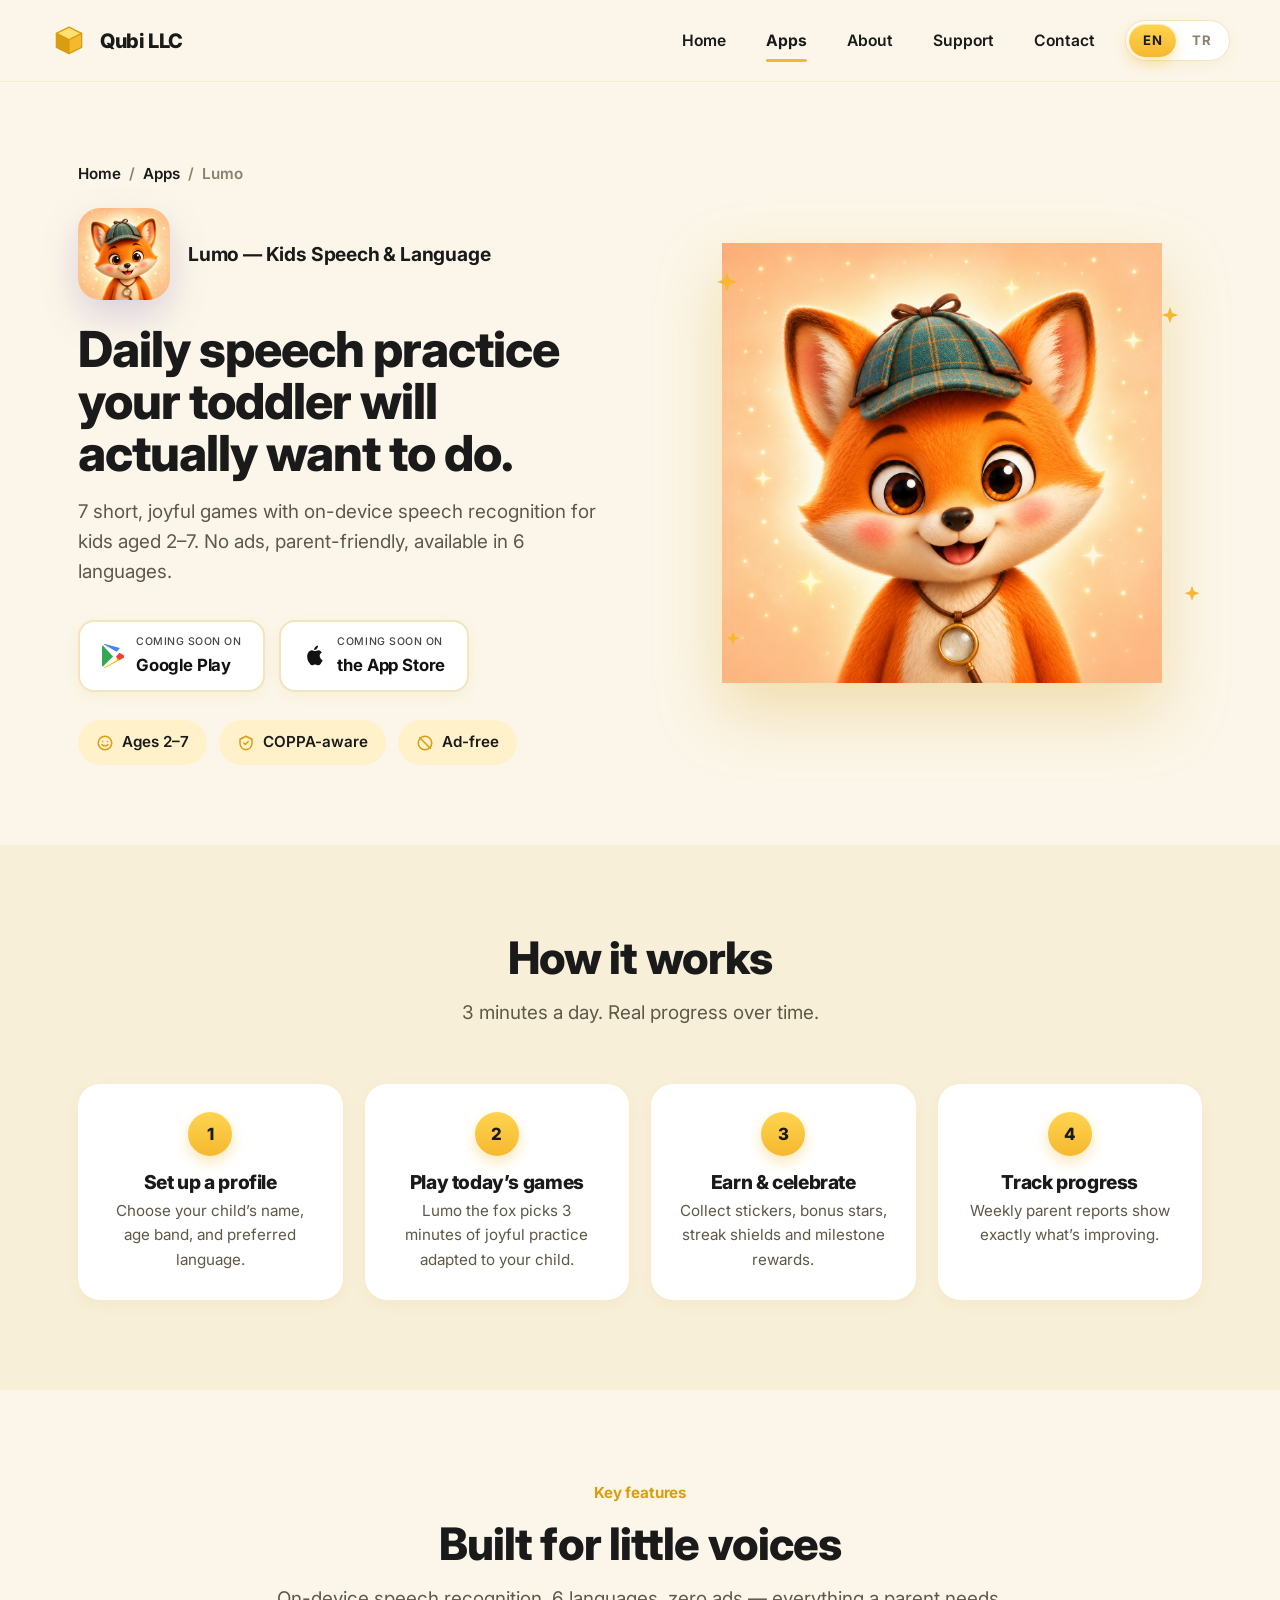
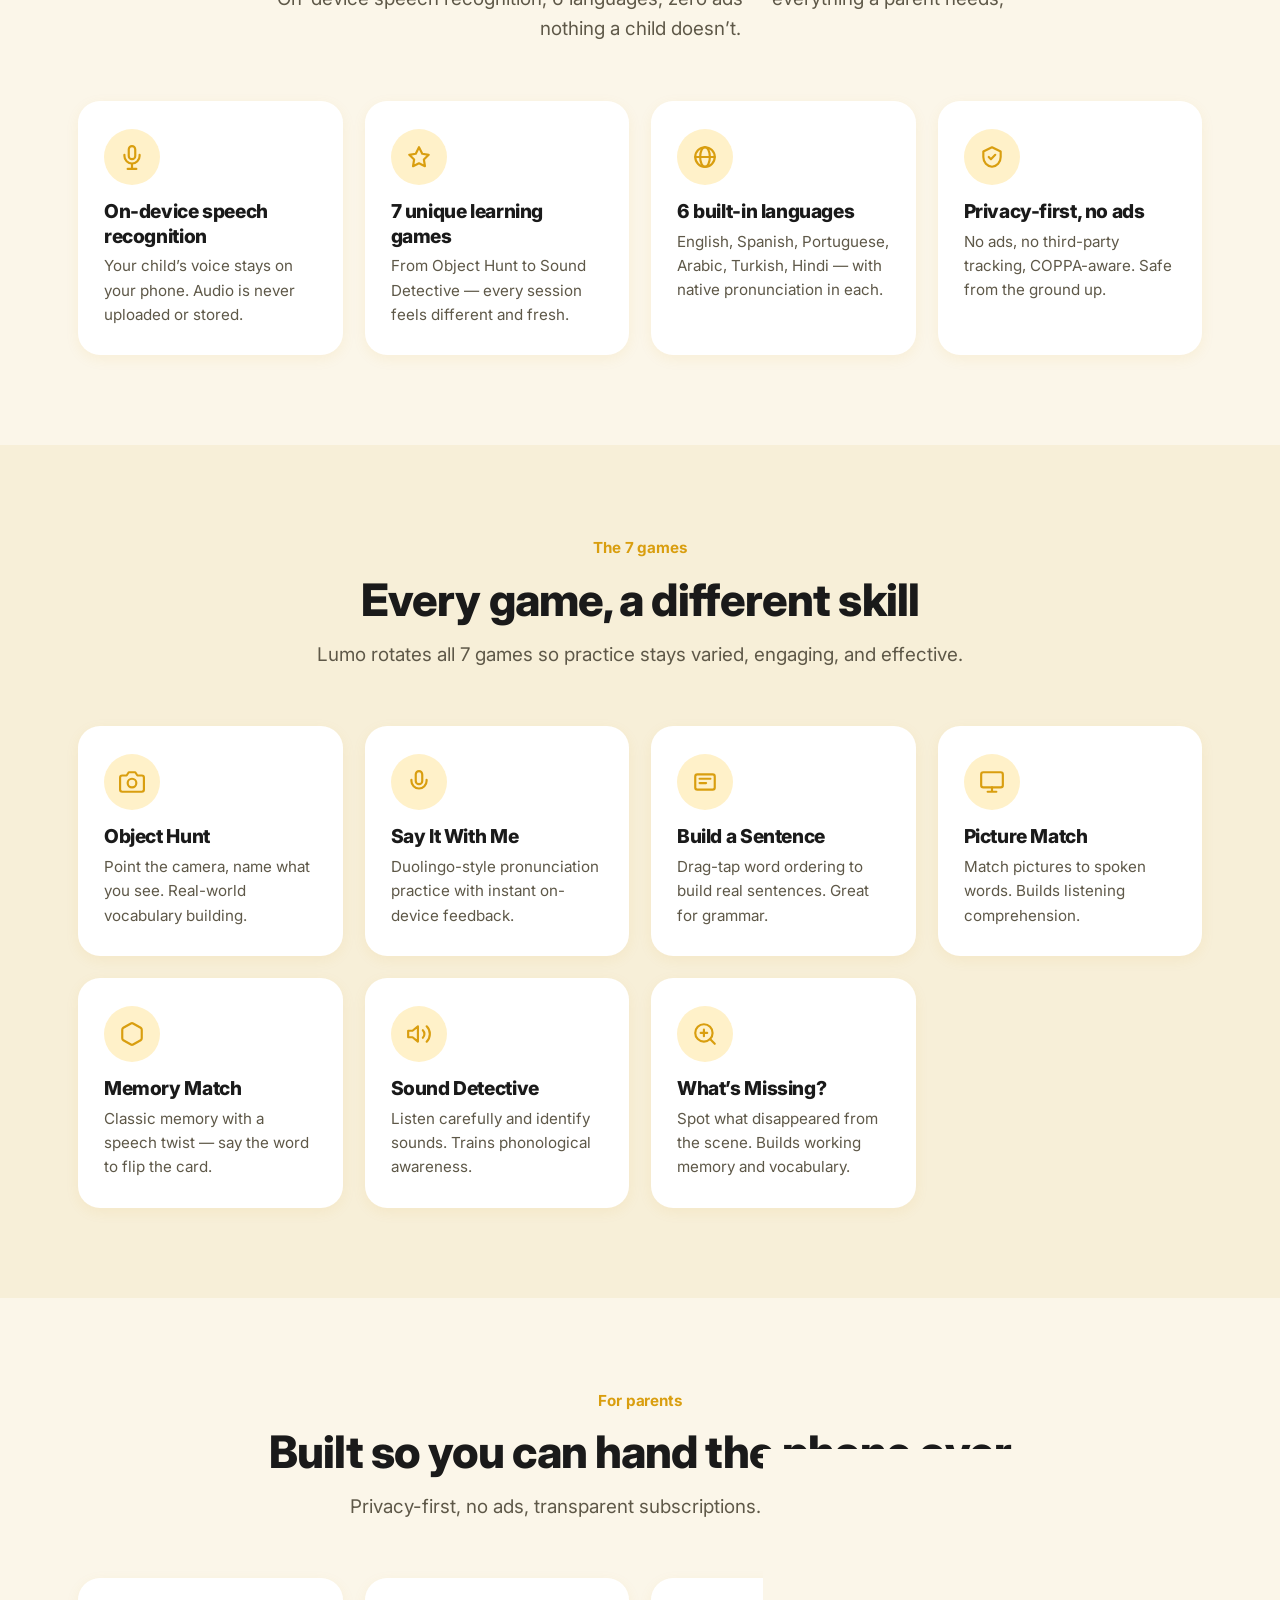
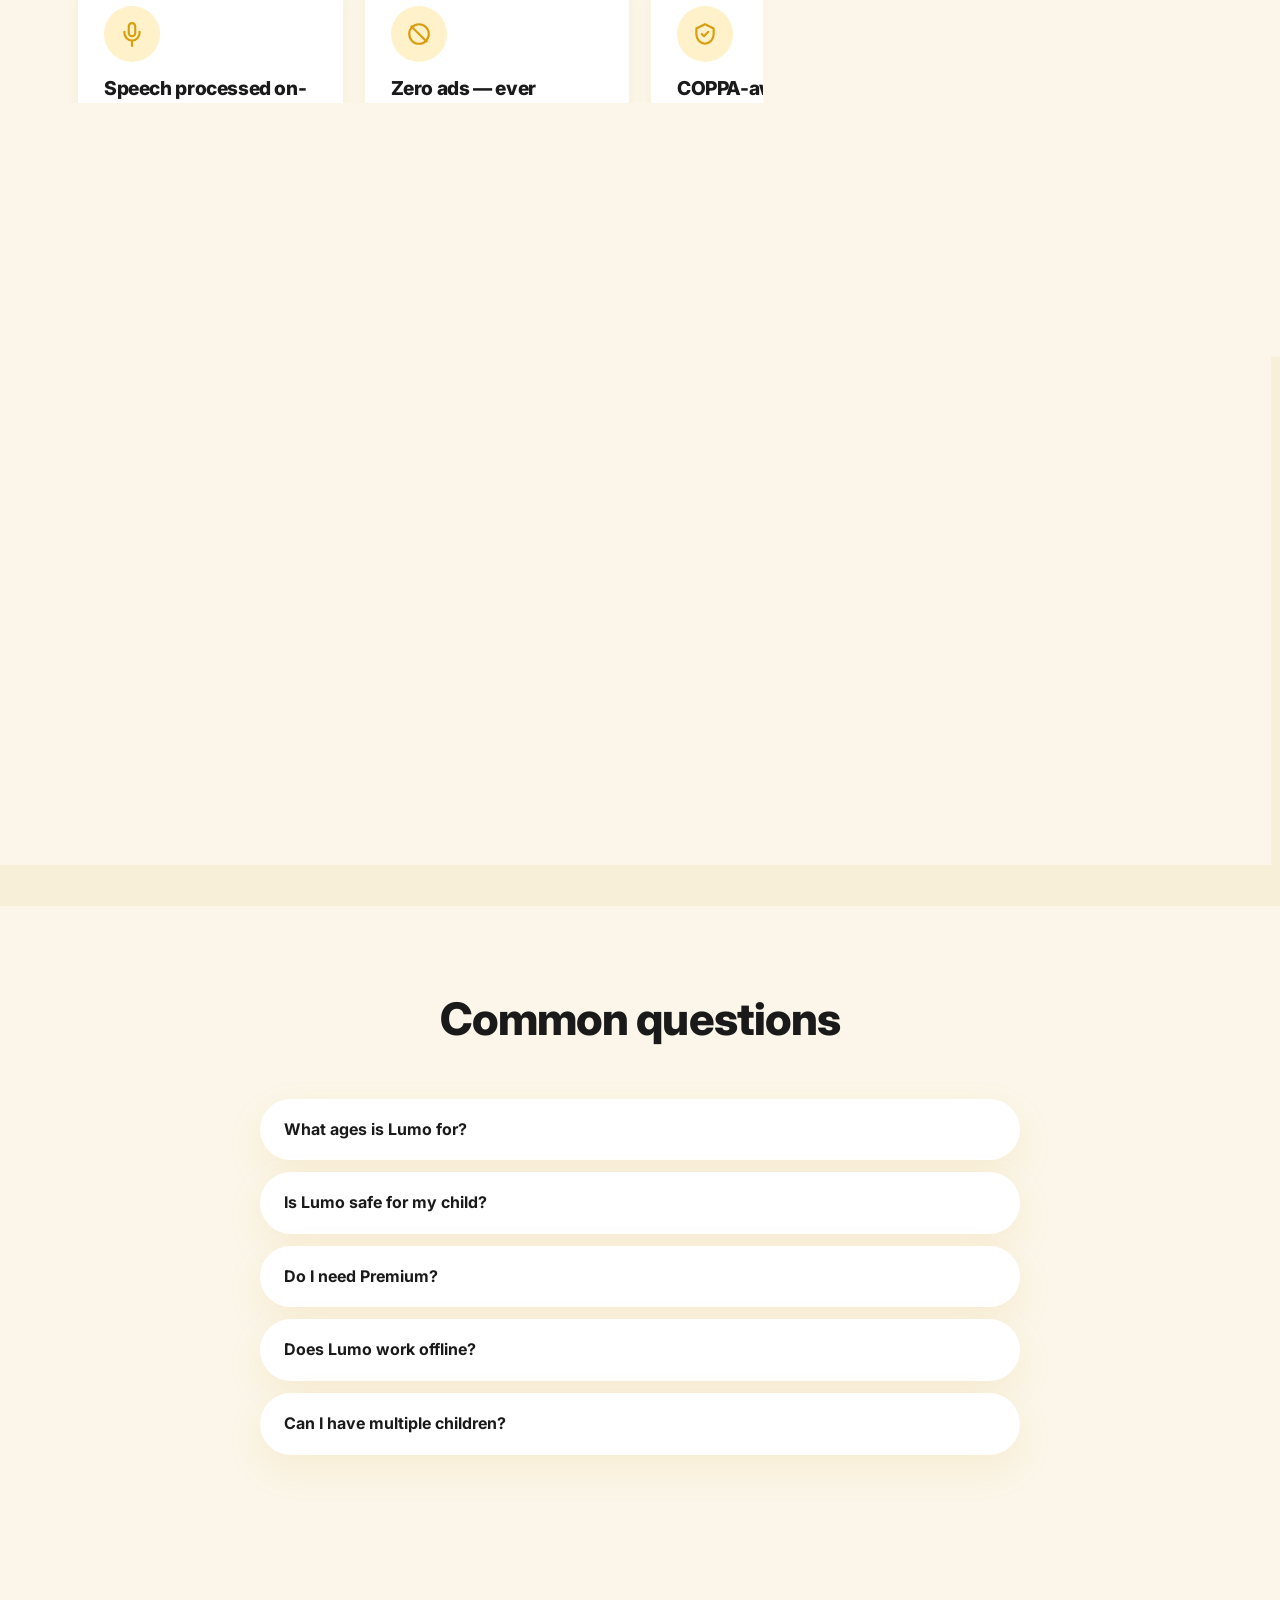
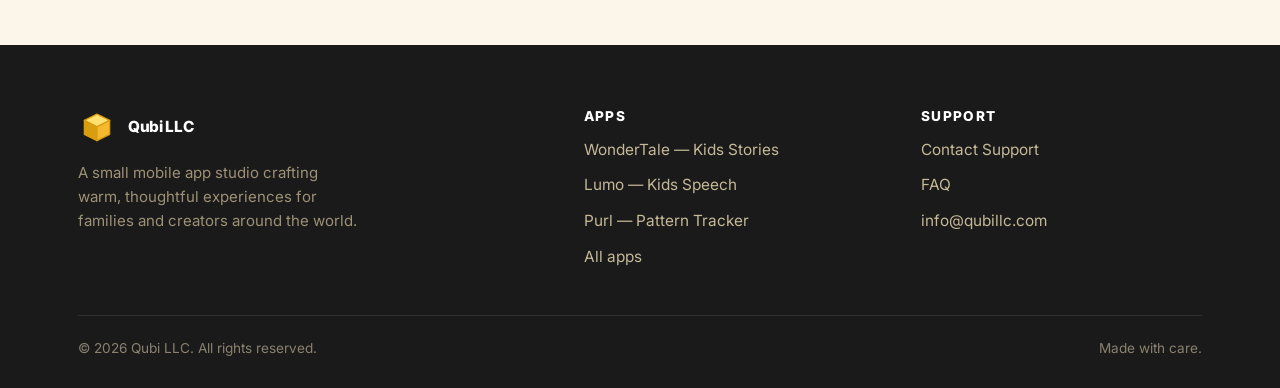
<file: lumo.html>
<!doctype html>
<html lang="en">
<head>
  <meta charset="utf-8">
  <meta name="viewport" content="width=device-width, initial-scale=1">
  <title>Lumo &mdash; Kids Speech &amp; Language Practice | Qubi LLC</title>
  <meta name="description" content="Daily speech & language practice for kids aged 2–7 — 7 short, joyful games with on-device speech recognition. No ads, parent-friendly, in 6 languages.">
  <link rel="preconnect" href="https://fonts.googleapis.com">
  <link rel="preconnect" href="https://fonts.gstatic.com" crossorigin>
  <link href="https://fonts.googleapis.com/css2?family=Inter:wght@400;500;600;700;800;900&display=swap" rel="stylesheet">
  <link rel="stylesheet" href="/assets/css/style.css">
</head>
<body class="lang-en">

  <header class="site-header">
    <div class="container nav">
      <a href="/" class="brand">
        <svg class="brand-logo" viewBox="0 0 60 60" aria-hidden="true"><g stroke="#D99E0F" stroke-width="2" stroke-linejoin="round" stroke-linecap="round"><polygon points="30,8 50,18 30,28 10,18" fill="#FFE070"/><polygon points="10,18 30,28 30,50 10,40" fill="#D99E0F"/><polygon points="50,18 30,28 30,50 50,40" fill="#F5B82E"/></g></svg>
        Qubi LLC
      </a>
      <button class="nav-toggle" aria-label="Toggle menu" aria-expanded="false"><span></span><span></span><span></span></button>
      <ul class="nav-links">
        <li><a href="/"><span class="lang-only-en">Home</span><span class="lang-only-tr">Ana Sayfa</span></a></li>
        <li><a href="/apps" class="active"><span class="lang-only-en">Apps</span><span class="lang-only-tr">Uygulamalar</span></a></li>
        <li><a href="/about"><span class="lang-only-en">About</span><span class="lang-only-tr">Hakkımızda</span></a></li>
        <li><a href="/support"><span class="lang-only-en">Support</span><span class="lang-only-tr">Destek</span></a></li>
        <li><a href="/contact"><span class="lang-only-en">Contact</span><span class="lang-only-tr">İletişim</span></a></li>
        <li class="nav-lang">
          <div class="lang-switch lang-switch-sm" role="tablist" aria-label="Language">
            <button type="button" data-lang="en" class="is-active" role="tab" aria-selected="true">EN</button>
            <button type="button" data-lang="tr" role="tab" aria-selected="false">TR</button>
          </div>
        </li>
      </ul>
    </div>
  </header>

  <main>

    <section class="hero">
      <div class="container wt-hero">
        <div class="wt-hero-grid">
          <div>
            <nav class="crumbs" aria-label="Breadcrumb">
              <a href="/"><span class="lang-only-en">Home</span><span class="lang-only-tr">Ana Sayfa</span></a><span class="sep">/</span>
              <a href="/apps"><span class="lang-only-en">Apps</span><span class="lang-only-tr">Uygulamalar</span></a><span class="sep">/</span>
              <span class="current">Lumo</span>
            </nav>

            <div class="wt-hero-row">
              <div class="app-icon" aria-hidden="true">
                <img src="/assets/img/lumo-logo.png" alt="Lumo app icon" width="120" height="120" loading="lazy" decoding="async">
              </div>
              <h2>Lumo &mdash; Kids Speech &amp; Language</h2>
            </div>

            <h1><span class="lang-only-en">Daily speech practice your toddler will actually want to do.</span><span class="lang-only-tr">Çocuğunuzun gerçekten yapmak isteyeceği günlük konuşma pratiği.</span></h1>
            <p class="hero-lead"><span class="lang-only-en">7 short, joyful games with on-device speech recognition for kids aged 2&ndash;7. No ads, parent-friendly, available in 6 languages.</span><span class="lang-only-tr">Cihaz üstünde ses tanıma ile 2&ndash;7 yaş çocuklar için 7 kısa ve eğlenceli oyun. Reklamsız, ebeveyn dostu, 6 dilde.</span></p>

            <div class="store-buttons">
              <a class="btn-store is-light" href="#" onclick="return false;" aria-label="Coming soon on Google Play">
                <svg width="22" height="24" viewBox="0 0 22 24" aria-hidden="true">
                  <path d="M.7 1.3C.3 1.7 0 2.4 0 3.3v17.4c0 .9.3 1.6.7 2L11 12.5.7 1.3z" fill="#34A853"/>
                  <path d="M14.7 16.2L1.5 23.7c.6.4 1.4.4 2.2-.1L17.9 16l-3.2-3.5.0 3.7z" fill="#FBBC04"/>
                  <path d="M21.4 11l-4-2.3-3.5 4 3.5 3.5 4-2.3c1-.5 1-2.4 0-2.9z" fill="#EA4335"/>
                  <path d="M3.7.3C2.9-.2 2.1-.1 1.5.3L14.7 7.8 17.9 4 3.7.3z" fill="#4285F4"/>
                </svg>
                <span><small><span class="lang-only-en">COMING SOON ON</span><span class="lang-only-tr">YAKINDA</span></small><strong>Google Play</strong></span>
              </a>
              <a class="btn-store is-light" href="#" onclick="return false;" aria-label="Coming soon on the App Store">
                <svg width="22" height="24" viewBox="0 0 22 24" aria-hidden="true">
                  <path d="M16.5 12.5c0-2.7 2.2-4 2.3-4-.2-.4-1.5-2.2-3.4-2.2-1.5 0-2.6.8-3.3.8-.7 0-1.9-.8-3.1-.8-1.7 0-3.1 1-4 2.7-1.7 3-.4 7.4 1.2 9.8.8 1.2 1.7 2.5 3 2.4 1.2-.1 1.6-.8 3.1-.8s1.9.8 3.1.8c1.3 0 2.1-1.2 2.9-2.4.9-1.3 1.3-2.6 1.4-2.7-.1 0-2.7-1-2.7-3.7zM14 4.4c.7-.8 1.2-1.9 1.1-3-1 .1-2.1.7-2.8 1.5-.6.7-1.2 1.8-1.1 3 1.1.1 2.2-.6 2.8-1.5z" fill="#111"/>
                </svg>
                <span><small><span class="lang-only-en">COMING SOON ON</span><span class="lang-only-tr">YAKINDA</span></small><strong><span class="lang-only-en">the App Store</span><span class="lang-only-tr">App Store&rsquo;da</span></strong></span>
              </a>
            </div>

            <div class="trust-badges">
              <span class="trust-badge">
                <svg viewBox="0 0 24 24" aria-hidden="true"><circle cx="12" cy="12" r="9"/><path d="M8 14s1.5 2 4 2 4-2 4-2"/><line x1="9" y1="10" x2="9" y2="10"/><line x1="15" y1="10" x2="15" y2="10"/></svg>
                <span class="lang-only-en">Ages 2&ndash;7</span><span class="lang-only-tr">2&ndash;7 Yaş</span>
              </span>
              <span class="trust-badge">
                <svg viewBox="0 0 24 24" aria-hidden="true"><path d="M12 3l8 4v5c0 5-3.5 8.5-8 9-4.5-.5-8-4-8-9V7z"/><path d="M9 12l2 2 4-4"/></svg>
                <span class="lang-only-en">COPPA-aware</span><span class="lang-only-tr">COPPA Uyumlu</span>
              </span>
              <span class="trust-badge">
                <svg viewBox="0 0 24 24" aria-hidden="true"><circle cx="12" cy="12" r="9"/><line x1="5" y1="5" x2="19" y2="19"/></svg>
                <span class="lang-only-en">Ad-free</span><span class="lang-only-tr">Reklamsız</span>
              </span>
            </div>
          </div>

          <div class="mascot-wrap size-xl" aria-hidden="true">
            <img class="mascot-img" src="/assets/img/lumo-logo.png" alt="Lumo fox mascot" width="440" height="440" decoding="async">
            <svg class="deco-spark p1" viewBox="0 0 24 24" fill="currentColor"><path d="M12 2l2.4 6.6L21 11l-6.6 2.4L12 20l-2.4-6.6L3 11l6.6-2.4z"/></svg>
            <svg class="deco-spark p2" viewBox="0 0 24 24" fill="currentColor"><path d="M12 2l2.4 6.6L21 11l-6.6 2.4L12 20l-2.4-6.6L3 11l6.6-2.4z"/></svg>
            <svg class="deco-spark p3" viewBox="0 0 24 24" fill="currentColor"><path d="M12 2l2.4 6.6L21 11l-6.6 2.4L12 20l-2.4-6.6L3 11l6.6-2.4z"/></svg>
            <svg class="deco-spark p4" viewBox="0 0 24 24" fill="currentColor"><path d="M12 2l2.4 6.6L21 11l-6.6 2.4L12 20l-2.4-6.6L3 11l6.6-2.4z"/></svg>
          </div>
        </div>
      </div>
    </section>

    <section class="alt">
      <div class="container">
        <div class="section-head">
          <h2><span class="lang-only-en">How it works</span><span class="lang-only-tr">Nasıl Çalışır</span></h2>
          <p><span class="lang-only-en">3 minutes a day. Real progress over time.</span><span class="lang-only-tr">Günde 3 dakika. Zamanla gerçek ilerleme.</span></p>
        </div>
        <div class="steps-grid">
          <div class="step-card">
            <div class="step-num">1</div>
            <h3><span class="lang-only-en">Set up a profile</span><span class="lang-only-tr">Profil oluştur</span></h3>
            <p><span class="lang-only-en">Choose your child&rsquo;s name, age band, and preferred language.</span><span class="lang-only-tr">Çocuğunuzun adını, yaş grubunu ve dilini seç.</span></p>
          </div>
          <div class="step-card">
            <div class="step-num">2</div>
            <h3><span class="lang-only-en">Play today&rsquo;s games</span><span class="lang-only-tr">Günün oyunlarını oyna</span></h3>
            <p><span class="lang-only-en">Lumo the fox picks 3 minutes of joyful practice adapted to your child.</span><span class="lang-only-tr">Dedektif Lumo, çocuğunuza özel 3 dakikalık eğlenceli pratik seçer.</span></p>
          </div>
          <div class="step-card">
            <div class="step-num">3</div>
            <h3><span class="lang-only-en">Earn &amp; celebrate</span><span class="lang-only-tr">Kazan &amp; kutla</span></h3>
            <p><span class="lang-only-en">Collect stickers, bonus stars, streak shields and milestone rewards.</span><span class="lang-only-tr">Sticker, bonus yıldız, streak kalkanı ve milestone ödülleri topla.</span></p>
          </div>
          <div class="step-card">
            <div class="step-num">4</div>
            <h3><span class="lang-only-en">Track progress</span><span class="lang-only-tr">İlerlemeyi takip et</span></h3>
            <p><span class="lang-only-en">Weekly parent reports show exactly what&rsquo;s improving.</span><span class="lang-only-tr">Haftalık ebeveyn raporları tam olarak nelerin geliştiğini gösterir.</span></p>
          </div>
        </div>
      </div>
    </section>

    <section>
      <div class="container">
        <div class="section-head">
          <span class="eyebrow"><span class="lang-only-en">Key features</span><span class="lang-only-tr">Temel Özellikler</span></span>
          <h2><span class="lang-only-en">Built for little voices</span><span class="lang-only-tr">Küçük sesler için tasarlandı</span></h2>
          <p><span class="lang-only-en">On-device speech recognition, 6 languages, zero ads — everything a parent needs, nothing a child doesn&rsquo;t.</span><span class="lang-only-tr">Cihaz üstü ses tanıma, 6 dil, sıfır reklam — bir ebeveynin ihtiyaç duyduğu her şey, çocuğun ihtiyaç duymadığı hiçbir şey.</span></p>
        </div>
        <div class="card-grid">
          <div class="feature-card">
            <span class="icon-circle"><svg viewBox="0 0 24 24"><path d="M12 2a3 3 0 013 3v6a3 3 0 01-6 0V5a3 3 0 013-3z"/><path d="M19 10v1a7 7 0 01-14 0v-1"/><line x1="12" y1="19" x2="12" y2="23"/><line x1="8" y1="23" x2="16" y2="23"/></svg></span>
            <h3><span class="lang-only-en">On-device speech recognition</span><span class="lang-only-tr">Cihaz üstü ses tanıma</span></h3>
            <p><span class="lang-only-en">Your child&rsquo;s voice stays on your phone. Audio is never uploaded or stored.</span><span class="lang-only-tr">Çocuğunuzun sesi telefonda kalır. Ses asla yüklenmez veya saklanmaz.</span></p>
          </div>
          <div class="feature-card">
            <span class="icon-circle"><svg viewBox="0 0 24 24"><path d="M12 3l3 6 6 1-4.5 4.3 1 6.2L12 17.8 6.5 20.5l1-6.2L3 10l6-1z"/></svg></span>
            <h3><span class="lang-only-en">7 unique learning games</span><span class="lang-only-tr">7 farklı öğrenme oyunu</span></h3>
            <p><span class="lang-only-en">From Object Hunt to Sound Detective — every session feels different and fresh.</span><span class="lang-only-tr">Nesne Avı&rsquo;ndan Ses Dedektifi&rsquo;ne — her oturum farklı ve taze hissettir.</span></p>
          </div>
          <div class="feature-card">
            <span class="icon-circle"><svg viewBox="0 0 24 24"><circle cx="12" cy="12" r="9"/><path d="M12 3a4.5 9 0 000 18"/><path d="M12 3a4.5 9 0 010 18"/><line x1="3" y1="12" x2="21" y2="12"/></svg></span>
            <h3><span class="lang-only-en">6 built-in languages</span><span class="lang-only-tr">6 dahili dil</span></h3>
            <p><span class="lang-only-en">English, Spanish, Portuguese, Arabic, Turkish, Hindi &mdash; with native pronunciation in each.</span><span class="lang-only-tr">İngilizce, İspanyolca, Portekizce, Arapça, Türkçe, Hintçe &mdash; her birinde doğal telaffuz.</span></p>
          </div>
          <div class="feature-card">
            <span class="icon-circle"><svg viewBox="0 0 24 24"><path d="M12 3l8 4v5c0 5-3.5 8.5-8 9-4.5-.5-8-4-8-9V7z"/><path d="M9 12l2 2 4-4"/></svg></span>
            <h3><span class="lang-only-en">Privacy-first, no ads</span><span class="lang-only-tr">Gizlilik öncelikli, reklamsız</span></h3>
            <p><span class="lang-only-en">No ads, no third-party tracking, COPPA-aware. Safe from the ground up.</span><span class="lang-only-tr">Reklam yok, üçüncü taraf takip yok, COPPA uyumlu. Temelinden güvenli.</span></p>
          </div>
        </div>
      </div>
    </section>

    <section class="alt">
      <div class="container">
        <div class="section-head">
          <span class="eyebrow"><span class="lang-only-en">The 7 games</span><span class="lang-only-tr">7 Oyun</span></span>
          <h2><span class="lang-only-en">Every game, a different skill</span><span class="lang-only-tr">Her oyun, farklı bir beceri</span></h2>
          <p><span class="lang-only-en">Lumo rotates all 7 games so practice stays varied, engaging, and effective.</span><span class="lang-only-tr">Lumo 7 oyunu döndürür; pratik çeşitli, ilgi çekici ve etkili kalır.</span></p>
        </div>
        <div class="card-grid">
          <div class="feature-card">
            <span class="icon-circle"><svg viewBox="0 0 24 24"><path d="M23 19a2 2 0 01-2 2H3a2 2 0 01-2-2V8a2 2 0 012-2h4l2-3h6l2 3h4a2 2 0 012 2z"/><circle cx="12" cy="13" r="4"/></svg></span>
            <h3><span class="lang-only-en">Object Hunt</span><span class="lang-only-tr">Nesne Avı</span></h3>
            <p><span class="lang-only-en">Point the camera, name what you see. Real-world vocabulary building.</span><span class="lang-only-tr">Kamerayı tut, gördüğünü adlandır. Gerçek dünya kelime hazinesi.</span></p>
          </div>
          <div class="feature-card">
            <span class="icon-circle"><svg viewBox="0 0 24 24"><path d="M12 2a3 3 0 013 3v6a3 3 0 01-6 0V5a3 3 0 013-3z"/><path d="M19 10v1a7 7 0 01-14 0v-1"/></svg></span>
            <h3><span class="lang-only-en">Say It With Me</span><span class="lang-only-tr">Benimle Söyle</span></h3>
            <p><span class="lang-only-en">Duolingo-style pronunciation practice with instant on-device feedback.</span><span class="lang-only-tr">Duolingo tarzı telaffuz pratiği, anında cihaz üstü geri bildirimle.</span></p>
          </div>
          <div class="feature-card">
            <span class="icon-circle"><svg viewBox="0 0 24 24"><rect x="3" y="5" width="18" height="14" rx="2"/><path d="M7 9h10M7 13h6"/></svg></span>
            <h3><span class="lang-only-en">Build a Sentence</span><span class="lang-only-tr">Cümle Kur</span></h3>
            <p><span class="lang-only-en">Drag-tap word ordering to build real sentences. Great for grammar.</span><span class="lang-only-tr">Gerçek cümleler kurmak için sürükle-bırak kelime sıralama. Dilbilgisi için harika.</span></p>
          </div>
          <div class="feature-card">
            <span class="icon-circle"><svg viewBox="0 0 24 24"><rect x="2" y="3" width="20" height="14" rx="2"/><path d="M8 21h8M12 17v4"/></svg></span>
            <h3><span class="lang-only-en">Picture Match</span><span class="lang-only-tr">Resim Eşleştir</span></h3>
            <p><span class="lang-only-en">Match pictures to spoken words. Builds listening comprehension.</span><span class="lang-only-tr">Resimleri söylenen kelimelerle eşleştir. Dinleme anlayışını geliştirir.</span></p>
          </div>
          <div class="feature-card">
            <span class="icon-circle"><svg viewBox="0 0 24 24"><path d="M21 16V8a2 2 0 00-1-1.73l-7-4a2 2 0 00-2 0l-7 4A2 2 0 003 8v8a2 2 0 001 1.73l7 4a2 2 0 002 0l7-4A2 2 0 0021 16z"/></svg></span>
            <h3><span class="lang-only-en">Memory Match</span><span class="lang-only-tr">Hafıza</span></h3>
            <p><span class="lang-only-en">Classic memory with a speech twist — say the word to flip the card.</span><span class="lang-only-tr">Konuşma dokunuşlu klasik hafıza — kartı çevirmek için kelimeyi söyle.</span></p>
          </div>
          <div class="feature-card">
            <span class="icon-circle"><svg viewBox="0 0 24 24"><polygon points="11 5 6 9 2 9 2 15 6 15 11 19 11 5"/><path d="M19.07 4.93a10 10 0 010 14.14"/><path d="M15.54 8.46a5 5 0 010 7.07"/></svg></span>
            <h3><span class="lang-only-en">Sound Detective</span><span class="lang-only-tr">Ses Dedektifi</span></h3>
            <p><span class="lang-only-en">Listen carefully and identify sounds. Trains phonological awareness.</span><span class="lang-only-tr">Dikkatlice dinle ve sesleri tanımla. Fonolojik farkındalığı geliştirir.</span></p>
          </div>
          <div class="feature-card">
            <span class="icon-circle"><svg viewBox="0 0 24 24"><circle cx="11" cy="11" r="8"/><line x1="21" y1="21" x2="16.65" y2="16.65"/><line x1="11" y1="8" x2="11" y2="14"/><line x1="8" y1="11" x2="14" y2="11"/></svg></span>
            <h3><span class="lang-only-en">What&rsquo;s Missing?</span><span class="lang-only-tr">Hangisi Kayıp?</span></h3>
            <p><span class="lang-only-en">Spot what disappeared from the scene. Builds working memory and vocabulary.</span><span class="lang-only-tr">Sahneden neyin kaybolduğunu bul. Çalışma belleğini ve kelime hazinesini geliştirir.</span></p>
          </div>
        </div>
      </div>
    </section>

    <section>
      <div class="container">
        <div class="section-head">
          <span class="eyebrow"><span class="lang-only-en">For parents</span><span class="lang-only-tr">Ebeveynler için</span></span>
          <h2><span class="lang-only-en">Built so you can hand the phone over</span><span class="lang-only-tr">Telefonu güvenle uzatabilesiniz diye tasarlandı</span></h2>
          <p><span class="lang-only-en">Privacy-first, no ads, transparent subscriptions. You stay in control.</span><span class="lang-only-tr">Gizlilik öncelikli, reklamsız, şeffaf abonelikler. Kontrol sizde.</span></p>
        </div>
        <div class="values">
          <div class="value-card">
            <span class="icon-circle"><svg viewBox="0 0 24 24"><path d="M12 2a3 3 0 013 3v6a3 3 0 01-6 0V5a3 3 0 013-3z"/><path d="M19 10v1a7 7 0 01-14 0v-1"/><line x1="12" y1="19" x2="12" y2="23"/></svg></span>
            <h3><span class="lang-only-en">Speech processed on-device</span><span class="lang-only-tr">Ses cihaz üstünde işlenir</span></h3>
            <p><span class="lang-only-en">Your child&rsquo;s voice never leaves the phone. No audio uploads, no voice data stored remotely.</span><span class="lang-only-tr">Çocuğunuzun sesi telefondan çıkmaz. Ses yükleme yok, uzakta ses verisi saklanmaz.</span></p>
          </div>
          <div class="value-card">
            <span class="icon-circle"><svg viewBox="0 0 24 24"><circle cx="12" cy="12" r="9"/><line x1="5" y1="5" x2="19" y2="19"/></svg></span>
            <h3><span class="lang-only-en">Zero ads &mdash; ever</span><span class="lang-only-tr">Hiçbir zaman reklam yok</span></h3>
            <p><span class="lang-only-en">No third-party ad networks, no behavioral targeting, no data sold to advertisers.</span><span class="lang-only-tr">Üçüncü taraf reklam ağı yok, davranışsal hedefleme yok, reklam verenlerine veri satılmaz.</span></p>
          </div>
          <div class="value-card">
            <span class="icon-circle"><svg viewBox="0 0 24 24"><path d="M12 3l8 4v5c0 5-3.5 8.5-8 9-4.5-.5-8-4-8-9V7z"/><path d="M9 12l2 2 4-4"/></svg></span>
            <h3><span class="lang-only-en">COPPA-aware design</span><span class="lang-only-tr">COPPA uyumlu tasarım</span></h3>
            <p><span class="lang-only-en">Parent-led setup, no child PII collected, no behavioral profiling of children.</span><span class="lang-only-tr">Ebeveyn kontrolünde kurulum, çocuk kişisel verisi toplanmaz, çocuk profili çıkarılmaz.</span></p>
          </div>
          <div class="value-card">
            <span class="icon-circle"><svg viewBox="0 0 24 24"><rect x="4" y="6" width="16" height="14" rx="2"/><path d="M8 6V4M16 6V4M4 11h16"/></svg></span>
            <h3><span class="lang-only-en">Weekly progress reports</span><span class="lang-only-tr">Haftalık ilerleme raporları</span></h3>
            <p><span class="lang-only-en">Premium parents get a weekly summary of games played, streaks, and vocabulary growth.</span><span class="lang-only-tr">Premium ebeveynler oynanan oyunlar, streakler ve kelime büyümesinin haftalık özetini alır.</span></p>
          </div>
        </div>
      </div>
    </section>

    <section class="alt">
      <div class="container">
        <div class="section-head">
          <h2><span class="lang-only-en">Legal</span><span class="lang-only-tr">Yasal</span></h2>
          <p><span class="lang-only-en">Read our policies for Lumo.</span><span class="lang-only-tr">Lumo&rsquo;ya ait politikalarımızı okuyun.</span></p>
        </div>
        <div class="list-card" style="max-width: 760px; margin: 0 auto;">
          <a class="list-row" href="/lumo/privacy-policy">
            <span class="icon-circle" aria-hidden="true"><svg viewBox="0 0 24 24"><path d="M12 3l8 4v5c0 5-3.5 8.5-8 9-4.5-.5-8-4-8-9V7z"/><circle cx="12" cy="11" r="2.5"/><path d="M8 18c1-2 2.5-3 4-3s3 1 4 3"/></svg></span>
            <div>
              <h3><span class="lang-only-en">Privacy Policy</span><span class="lang-only-tr">Gizlilik Politikası</span></h3>
              <p><span class="lang-only-en">How Lumo handles your data and protects children&rsquo;s privacy.</span><span class="lang-only-tr">Lumo verilerinizi nasıl işler ve çocukların gizliliğini nasıl korur.</span></p>
            </div>
            <span class="chev">&rsaquo;</span>
          </a>
          <a class="list-row" href="/lumo/terms">
            <span class="icon-circle" aria-hidden="true"><svg viewBox="0 0 24 24"><rect x="6" y="3" width="12" height="18" rx="2"/><line x1="9" y1="8" x2="15" y2="8"/><line x1="9" y1="12" x2="15" y2="12"/><line x1="9" y1="16" x2="13" y2="16"/></svg></span>
            <div>
              <h3><span class="lang-only-en">Terms of Use</span><span class="lang-only-tr">Kullanım Koşulları</span></h3>
              <p><span class="lang-only-en">Subscriptions, on-device speech, acceptable use, and more.</span><span class="lang-only-tr">Abonelikler, cihaz üstü ses, kabul edilebilir kullanım ve daha fazlası.</span></p>
            </div>
            <span class="chev">&rsaquo;</span>
          </a>
        </div>
      </div>
    </section>

    <section id="faq">
      <div class="container">
        <div class="section-head">
          <h2><span class="lang-only-en">Common questions</span><span class="lang-only-tr">Sık sorulan sorular</span></h2>
        </div>
        <div style="max-width: 760px; margin: 0 auto; display: grid; gap: 12px;">
          <details class="card" style="padding: 18px 24px;">
            <summary style="cursor:pointer;font-weight:700;font-size:1rem;list-style:none;"><span class="lang-only-en">What ages is Lumo for?</span><span class="lang-only-tr">Lumo hangi yaşlar için?</span></summary>
            <p style="margin-top:10px;"><span class="lang-only-en">Lumo is designed for kids aged 2&ndash;7, with content automatically adapting to your child&rsquo;s age band (toddler, preschool, early-reader).</span><span class="lang-only-tr">Lumo, 2&ndash;7 yaş çocuklar için tasarlandı; içerik çocuğunuzun yaş bandına (bebek, okul öncesi, erken okuyucu) otomatik uyarlanır.</span></p>
          </details>
          <details class="card" style="padding: 18px 24px;">
            <summary style="cursor:pointer;font-weight:700;font-size:1rem;list-style:none;"><span class="lang-only-en">Is Lumo safe for my child?</span><span class="lang-only-tr">Lumo çocuğum için güvenli mi?</span></summary>
            <p style="margin-top:10px;"><span class="lang-only-en">Yes. No ads, no third-party tracking, no chat with strangers. Speech recognition runs entirely on your device; photos used by Object Hunt are deleted immediately. We&rsquo;re COPPA-aware.</span><span class="lang-only-tr">Evet. Reklam yok, üçüncü taraf takip yok, yabancılarla sohbet yok. Ses tanıma tamamen cihazınızda çalışır; Nesne Avı&rsquo;nda kullanılan fotoğraflar anında silinir. COPPA uyumlu yaklaşım.</span></p>
          </details>
          <details class="card" style="padding: 18px 24px;">
            <summary style="cursor:pointer;font-weight:700;font-size:1rem;list-style:none;"><span class="lang-only-en">Do I need Premium?</span><span class="lang-only-tr">Premium&rsquo;a ihtiyacım var mı?</span></summary>
            <p style="margin-top:10px;"><span class="lang-only-en">No. Lumo&rsquo;s free tier includes 3 of the 7 games and 1 child profile. Premium ($3.99/month or $29.99/year) unlocks all 7 games, multi-child profiles, weekly progress reports, and streak rewards.</span><span class="lang-only-tr">Hayır. Ücretsiz pakette 7 oyundan 3&rsquo;ü ve 1 çocuk profili var. Premium (aylık $3,99 veya yıllık $29,99) tüm oyunları, çoklu çocuk profilini, haftalık raporu ve streak ödüllerini açar.</span></p>
          </details>
          <details class="card" style="padding: 18px 24px;">
            <summary style="cursor:pointer;font-weight:700;font-size:1rem;list-style:none;"><span class="lang-only-en">Does Lumo work offline?</span><span class="lang-only-tr">Lumo çevrimdışı çalışır mı?</span></summary>
            <p style="margin-top:10px;"><span class="lang-only-en">Most games yes &mdash; speech recognition (TTS/STT) is on-device. Object Hunt requires internet for accurate object recognition; otherwise it falls back to a friendly &ldquo;generous discovery&rdquo; mode.</span><span class="lang-only-tr">Çoğu oyun evet &mdash; konuşma tanıma (TTS/STT) cihaz üstünde. Nesne Avı doğru tanıma için internet ister; yoksa &ldquo;cömert keşif&rdquo; moduna geçer.</span></p>
          </details>
          <details class="card" style="padding: 18px 24px;">
            <summary style="cursor:pointer;font-weight:700;font-size:1rem;list-style:none;"><span class="lang-only-en">Can I have multiple children?</span><span class="lang-only-tr">Birden fazla çocuk ekleyebilir miyim?</span></summary>
            <p style="margin-top:10px;"><span class="lang-only-en">Yes &mdash; Premium families can add unlimited child profiles, each with their own streaks, rewards, and progress.</span><span class="lang-only-tr">Evet &mdash; Premium ailesi sınırsız çocuk profili ekleyebilir; her birinin kendi streak, ödül ve ilerlemesi olur.</span></p>
          </details>
        </div>
      </div>
    </section>

  </main>

  <footer class="site-footer">
    <div class="container">
      <div class="footer-grid">
        <div class="footer-brand">
          <a href="/" class="brand">
            <svg class="brand-logo" viewBox="0 0 60 60" aria-hidden="true"><g stroke="#D99E0F" stroke-width="2" stroke-linejoin="round" stroke-linecap="round"><polygon points="30,8 50,18 30,28 10,18" fill="#FFE070"/><polygon points="10,18 30,28 30,50 10,40" fill="#D99E0F"/><polygon points="50,18 30,28 30,50 50,40" fill="#F5B82E"/></g></svg>
            Qubi LLC
          </a>
          <p><span class="lang-only-en">A small mobile app studio crafting warm, thoughtful experiences for families and creators around the world.</span><span class="lang-only-tr">Dünyanın dört bir yanındaki aileler ve yaratıcılar için sıcak, özenli deneyimler üreten küçük bir mobil uygulama stüdyosu.</span></p>
        </div>
        <div>
          <h4><span class="lang-only-en">Apps</span><span class="lang-only-tr">Uygulamalar</span></h4>
          <ul>
            <li><a href="/wondertale">WonderTale &mdash; Kids Stories</a></li>
            <li><a href="/lumo">Lumo &mdash; Kids Speech</a></li>
            <li><a href="/purl">Purl &mdash; Pattern Tracker</a></li>
            <li><a href="/apps"><span class="lang-only-en">All apps</span><span class="lang-only-tr">Tüm uygulamalar</span></a></li>
          </ul>
        </div>
        <div>
          <h4><span class="lang-only-en">Support</span><span class="lang-only-tr">Destek</span></h4>
          <ul>
            <li><a href="/support"><span class="lang-only-en">Contact Support</span><span class="lang-only-tr">Destek</span></a></li>
            <li><a href="/support#faq"><span class="lang-only-en">FAQ</span><span class="lang-only-tr">SSS</span></a></li>
            <li><a href="mailto:info@qubillc.com">info@qubillc.com</a></li>
          </ul>
        </div>
      </div>
      <div class="footer-bottom">
        <span>&copy; <span id="year"></span> Qubi LLC. <span class="lang-only-en">All rights reserved.</span><span class="lang-only-tr">Tüm hakları saklıdır.</span></span>
        <span><span class="lang-only-en">Made with care.</span><span class="lang-only-tr">Özenle yapıldı.</span></span>
      </div>
    </div>
  </footer>

  <script>document.getElementById('year').textContent = new Date().getFullYear();</script>
  <script src="/assets/js/main.js" defer></script>
</body>
</html>
</file>
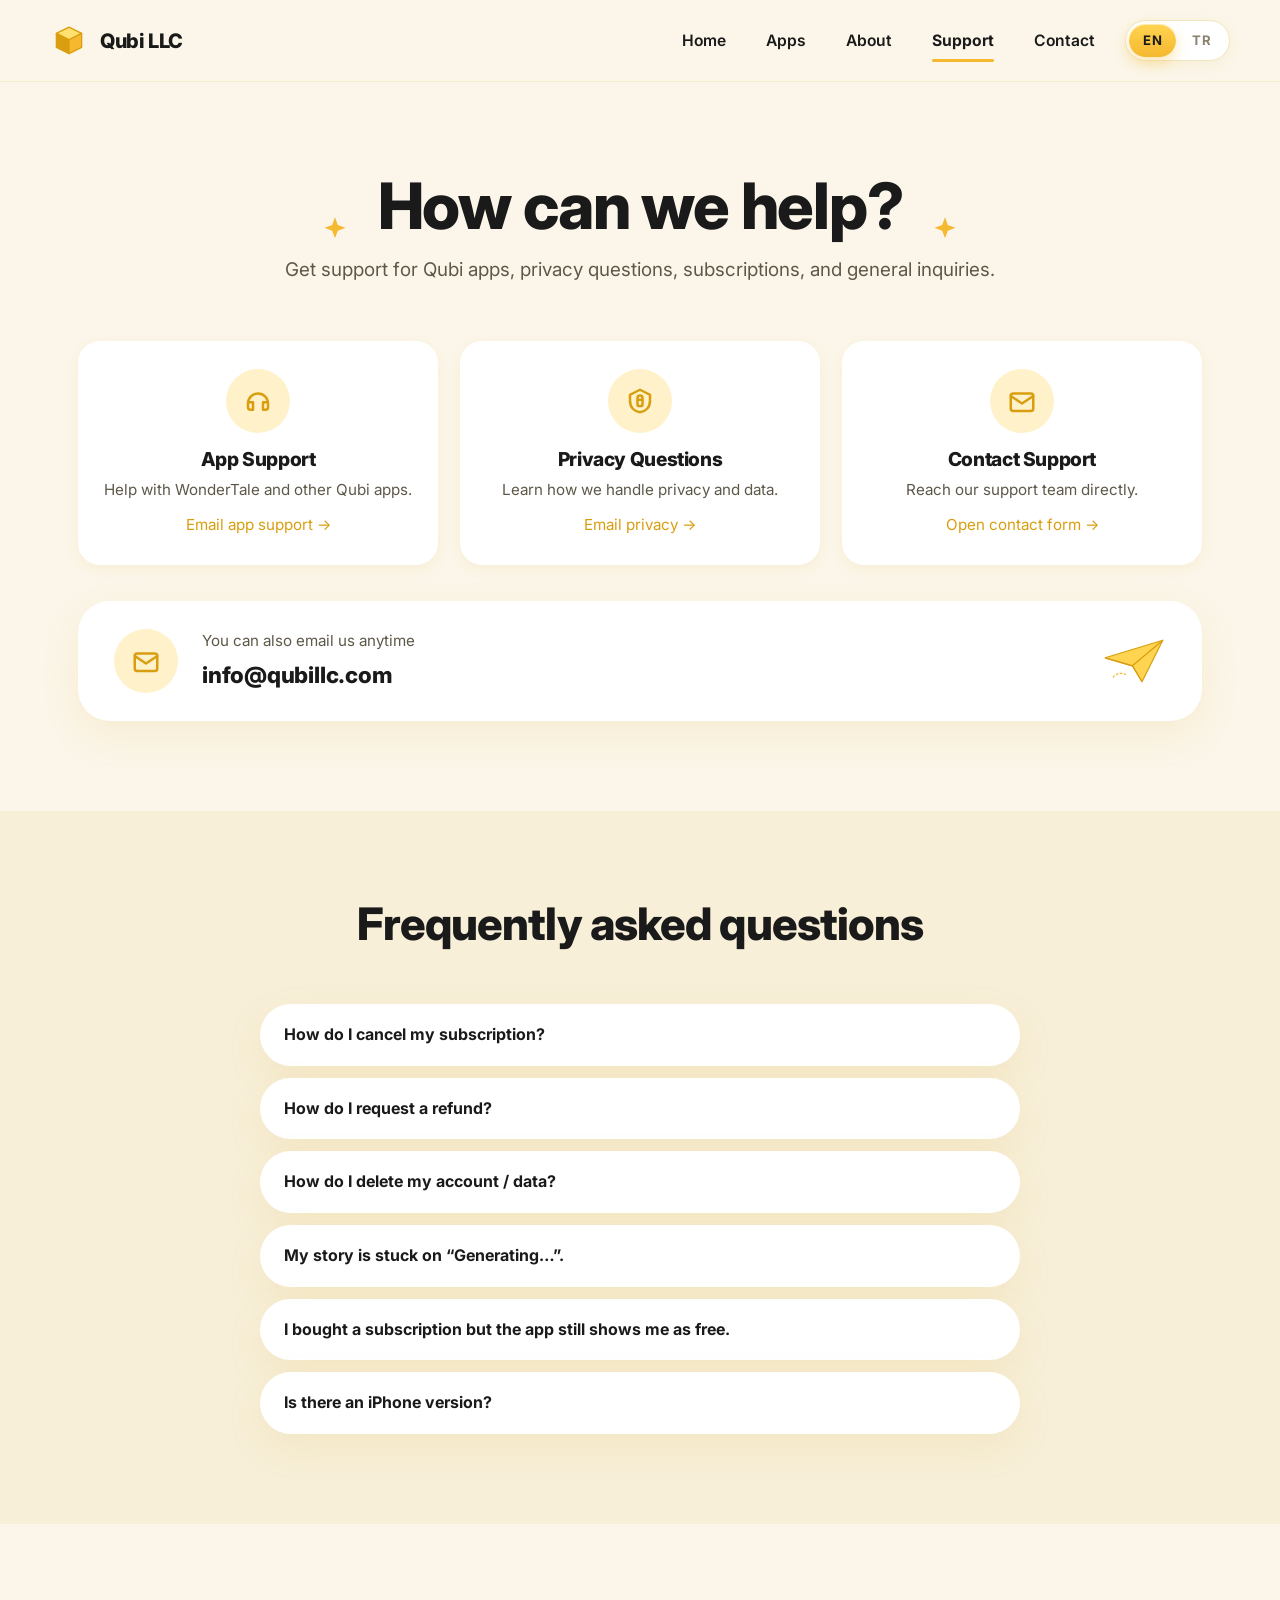
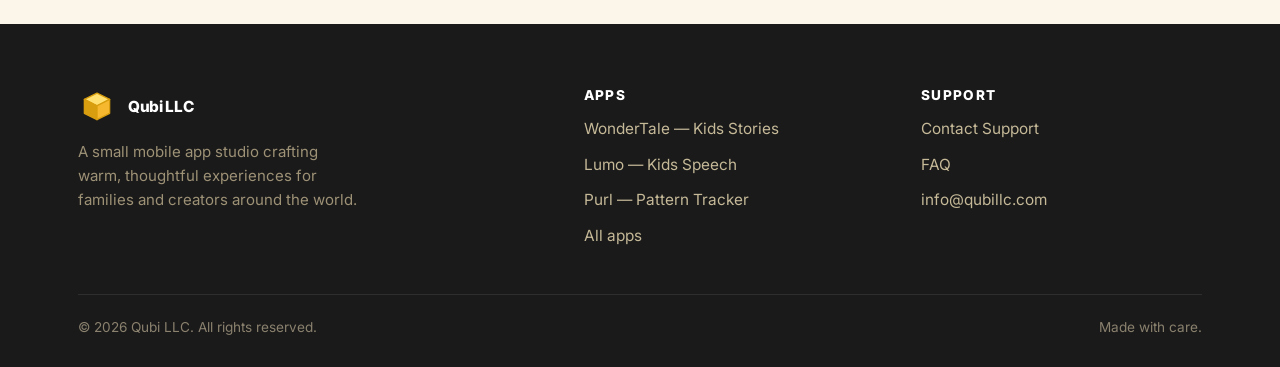
<file: support.html>
<!doctype html>
<html lang="en">
<head>
  <meta charset="utf-8">
  <meta name="viewport" content="width=device-width, initial-scale=1">
  <title>Support &mdash; Qubi LLC</title>
  <meta name="description" content="Get support for Qubi apps, privacy questions, subscriptions, and general inquiries.">
  <link rel="preconnect" href="https://fonts.googleapis.com">
  <link rel="preconnect" href="https://fonts.gstatic.com" crossorigin>
  <link href="https://fonts.googleapis.com/css2?family=Inter:wght@400;500;600;700;800;900&display=swap" rel="stylesheet">
  <link rel="stylesheet" href="/assets/css/style.css">
</head>
<body class="lang-en">

  <header class="site-header">
    <div class="container nav">
      <a href="/" class="brand">
        <svg class="brand-logo" viewBox="0 0 60 60" aria-hidden="true"><g stroke="#D99E0F" stroke-width="2" stroke-linejoin="round" stroke-linecap="round"><polygon points="30,8 50,18 30,28 10,18" fill="#FFE070"/><polygon points="10,18 30,28 30,50 10,40" fill="#D99E0F"/><polygon points="50,18 30,28 30,50 50,40" fill="#F5B82E"/></g></svg>
        Qubi LLC
      </a>
      <button class="nav-toggle" aria-label="Toggle menu" aria-expanded="false"><span></span><span></span><span></span></button>
      <ul class="nav-links">
        <li><a href="/"><span class="lang-only-en">Home</span><span class="lang-only-tr">Ana Sayfa</span></a></li>
        <li><a href="/apps"><span class="lang-only-en">Apps</span><span class="lang-only-tr">Uygulamalar</span></a></li>
        <li><a href="/about"><span class="lang-only-en">About</span><span class="lang-only-tr">Hakkımızda</span></a></li>
        <li><a href="/support" class="active"><span class="lang-only-en">Support</span><span class="lang-only-tr">Destek</span></a></li>
        <li><a href="/contact"><span class="lang-only-en">Contact</span><span class="lang-only-tr">İletişim</span></a></li>
        <li class="nav-lang">
          <div class="lang-switch lang-switch-sm" role="tablist" aria-label="Language">
            <button type="button" data-lang="en" class="is-active" role="tab" aria-selected="true">EN</button>
            <button type="button" data-lang="tr" role="tab" aria-selected="false">TR</button>
          </div>
        </li>
      </ul>
    </div>
  </header>

  <main>
    <section>
      <div class="container">
        <div class="section-head">
          <svg class="sparkle-l" viewBox="0 0 24 24" fill="currentColor" aria-hidden="true"><path d="M12 2l2.4 6.6L21 11l-6.6 2.4L12 20l-2.4-6.6L3 11l6.6-2.4z"/></svg>
          <h1><span class="lang-only-en">How can we help?</span><span class="lang-only-tr">Size nasıl yardımcı olabiliriz?</span></h1>
          <p><span class="lang-only-en">Get support for Qubi apps, privacy questions, subscriptions, and general inquiries.</span><span class="lang-only-tr">Qubi uygulamaları, gizlilik soruları, abonelikler ve genel sorular için destek alın.</span></p>
          <svg class="sparkle-r" viewBox="0 0 24 24" fill="currentColor" aria-hidden="true"><path d="M12 2l2.4 6.6L21 11l-6.6 2.4L12 20l-2.4-6.6L3 11l6.6-2.4z"/></svg>
        </div>

        <div class="card-grid">
          <div class="feature-card" style="text-align:center;">
            <div style="display:flex;justify-content:center;margin-bottom:14px;">
              <span class="icon-circle lg">
                <svg viewBox="0 0 24 24" aria-hidden="true"><path d="M4 14a8 8 0 0116 0v3a2 2 0 01-2 2h-2v-6h4M4 14v3a2 2 0 002 2h2v-6H4"/></svg>
              </span>
            </div>
            <h3><span class="lang-only-en">App Support</span><span class="lang-only-tr">Uygulama Desteği</span></h3>
            <p><span class="lang-only-en">Help with WonderTale and other Qubi apps.</span><span class="lang-only-tr">WonderTale ve diğer Qubi uygulamaları için yardım.</span></p>
            <p style="margin-top:10px;"><a href="mailto:info@qubillc.com?subject=WonderTale%20app%20support"><span class="lang-only-en">Email app support &rarr;</span><span class="lang-only-tr">Uygulama desteğine e-posta &rarr;</span></a></p>
          </div>
          <div class="feature-card" style="text-align:center;">
            <div style="display:flex;justify-content:center;margin-bottom:14px;">
              <span class="icon-circle lg">
                <svg viewBox="0 0 24 24" aria-hidden="true"><path d="M12 3l8 4v5c0 5-3.5 8.5-8 9-4.5-.5-8-4-8-9V7z"/><rect x="10" y="11" width="4" height="5" rx="1"/><path d="M10 11V9.5a2 2 0 014 0V11"/></svg>
              </span>
            </div>
            <h3><span class="lang-only-en">Privacy Questions</span><span class="lang-only-tr">Gizlilik Soruları</span></h3>
            <p><span class="lang-only-en">Learn how we handle privacy and data.</span><span class="lang-only-tr">Gizliliği ve verileri nasıl ele aldığımızı öğrenin.</span></p>
            <p style="margin-top:10px;"><a href="mailto:info@qubillc.com?subject=Privacy%20request"><span class="lang-only-en">Email privacy &rarr;</span><span class="lang-only-tr">Gizliliğe e-posta &rarr;</span></a></p>
          </div>
          <div class="feature-card" style="text-align:center;">
            <div style="display:flex;justify-content:center;margin-bottom:14px;">
              <span class="icon-circle lg">
                <svg viewBox="0 0 24 24" aria-hidden="true"><rect x="3" y="6" width="18" height="14" rx="2"/><path d="M3 8l9 6 9-6"/></svg>
              </span>
            </div>
            <h3><span class="lang-only-en">Contact Support</span><span class="lang-only-tr">Destek ile İletişim</span></h3>
            <p><span class="lang-only-en">Reach our support team directly.</span><span class="lang-only-tr">Destek ekibimize doğrudan ulaşın.</span></p>
            <p style="margin-top:10px;"><a href="/contact"><span class="lang-only-en">Open contact form &rarr;</span><span class="lang-only-tr">İletişim formunu aç &rarr;</span></a></p>
          </div>
        </div>

        <div class="support-banner">
          <span class="icon-circle lg" aria-hidden="true">
            <svg viewBox="0 0 24 24"><rect x="3" y="6" width="18" height="14" rx="2"/><path d="M3 8l9 6 9-6"/></svg>
          </span>
          <div>
            <div class="label"><span class="lang-only-en">You can also email us anytime</span><span class="lang-only-tr">İstediğiniz zaman bize e-posta da yazabilirsiniz</span></div>
            <div class="email"><a href="mailto:info@qubillc.com">info@qubillc.com</a></div>
          </div>
          <svg class="plane" viewBox="0 0 80 60" aria-hidden="true">
            <path d="M 4 26 L 76 4 L 50 56 L 38 36 Z" fill="#FFD451" stroke="#D99E0F" stroke-width="1.5" stroke-linejoin="round"/>
            <path d="M 4 26 L 38 36 L 50 56" fill="none" stroke="#D99E0F" stroke-width="1.5"/>
            <path d="M 38 36 L 76 4" fill="none" stroke="#D99E0F" stroke-width="1.5"/>
            <path d="M 14 50 q 8 -8 18 -2" stroke="#F5B82E" stroke-width="1.5" stroke-dasharray="2 3" fill="none" stroke-linecap="round"/>
          </svg>
        </div>
      </div>
    </section>

    <section class="alt" id="faq">
      <div class="container">
        <div class="section-head">
          <h2><span class="lang-only-en">Frequently asked questions</span><span class="lang-only-tr">Sık sorulan sorular</span></h2>
        </div>
        <div style="max-width: 760px; margin: 0 auto; display: grid; gap: 12px;">
          <details class="card" style="padding: 18px 24px;">
            <summary style="cursor:pointer;font-weight:700;font-size:1rem;list-style:none;"><span class="lang-only-en">How do I cancel my subscription?</span><span class="lang-only-tr">Aboneliğimi nasıl iptal ederim?</span></summary>
            <p style="margin-top:10px;"><span class="lang-only-en">Go to your device subscription settings:</span><span class="lang-only-tr">Cihazınızın abonelik ayarlarına gidin:</span></p>
            <ul>
              <li><span class="lang-only-en"><strong>iPhone / iPad:</strong> Settings &rarr; Apple ID &rarr; Subscriptions &rarr; WonderTale &rarr; Cancel.</span><span class="lang-only-tr"><strong>iPhone / iPad:</strong> Ayarlar &rarr; Apple Kimliği &rarr; Abonelikler &rarr; WonderTale &rarr; İptal Et.</span></li>
              <li><span class="lang-only-en"><strong>Android:</strong> Google Play &rarr; Profile icon &rarr; Payments &amp; subscriptions &rarr; Subscriptions &rarr; WonderTale &rarr; Cancel.</span><span class="lang-only-tr"><strong>Android:</strong> Google Play &rarr; Profil &rarr; Ödemeler ve abonelikler &rarr; Abonelikler &rarr; WonderTale &rarr; İptal Et.</span></li>
            </ul>
            <p><span class="lang-only-en">Access continues until the end of the current billing period.</span><span class="lang-only-tr">Erişim, mevcut faturalama döneminin sonuna kadar devam eder.</span></p>
          </details>
          <details class="card" style="padding: 18px 24px;">
            <summary style="cursor:pointer;font-weight:700;font-size:1rem;list-style:none;"><span class="lang-only-en">How do I request a refund?</span><span class="lang-only-tr">Nasıl iade talebinde bulunurum?</span></summary>
            <p style="margin-top:10px;"><span class="lang-only-en">Refunds for in-app subscriptions are handled by Apple or Google. Visit <em>reportaproblem.apple.com</em> (iOS) or your Google Play order history. If you believe a charge was made in error, also email us with your order ID.</span><span class="lang-only-tr">Uygulama içi abonelik iadeleri Apple veya Google tarafından işlenir. <em>reportaproblem.apple.com</em> (iOS) veya Google Play sipariş geçmişinizi ziyaret edin. Hatalı bir tahsilat olduğunu düşünüyorsanız, sipariş kimliğinizle bize de e-posta gönderin.</span></p>
          </details>
          <details class="card" style="padding: 18px 24px;">
            <summary style="cursor:pointer;font-weight:700;font-size:1rem;list-style:none;"><span class="lang-only-en">How do I delete my account / data?</span><span class="lang-only-tr">Hesabımı / verilerimi nasıl silerim?</span></summary>
            <p style="margin-top:10px;"><span class="lang-only-en">Send a deletion request to <a href="mailto:info@qubillc.com?subject=Account%20deletion%20request">info@qubillc.com</a> with your in-app account ID. We&rsquo;ll permanently remove your stories, character data and analytics records within 30 days.</span><span class="lang-only-tr">Uygulama içi hesap kimliğinizle birlikte <a href="mailto:info@qubillc.com?subject=Account%20deletion%20request">info@qubillc.com</a> adresine silme talebi gönderin. Hikayelerinizi, karakter verilerinizi ve analitik kayıtlarınızı 30 gün içinde kalıcı olarak sileriz.</span></p>
          </details>
          <details class="card" style="padding: 18px 24px;">
            <summary style="cursor:pointer;font-weight:700;font-size:1rem;list-style:none;"><span class="lang-only-en">My story is stuck on &ldquo;Generating&hellip;&rdquo;.</span><span class="lang-only-tr">Hikayem &ldquo;Üretiliyor&hellip;&rdquo; ekranında takıldı.</span></summary>
            <p style="margin-top:10px;"><span class="lang-only-en">Make sure you have a stable internet connection. Force-close the app and try again. If it keeps happening, write to us with the time of the attempt and your device model so we can check our server logs.</span><span class="lang-only-tr">Stabil bir internet bağlantınız olduğundan emin olun. Uygulamayı zorla kapatın ve tekrar deneyin. Devam ederse, deneme zamanını ve cihaz modelinizi bize yazın; sunucu kayıtlarımızı kontrol ederiz.</span></p>
          </details>
          <details class="card" style="padding: 18px 24px;">
            <summary style="cursor:pointer;font-weight:700;font-size:1rem;list-style:none;"><span class="lang-only-en">I bought a subscription but the app still shows me as free.</span><span class="lang-only-tr">Abonelik aldım ama uygulama hâlâ ücretsiz gösteriyor.</span></summary>
            <p style="margin-top:10px;"><span class="lang-only-en">Open the app, go to the premium screen and tap &ldquo;Restore Purchases&rdquo;. If it still doesn&rsquo;t update, sign out and back in, then write to us with your store order ID.</span><span class="lang-only-tr">Uygulamayı açın, premium ekranına gidin ve &ldquo;Satın Almaları Geri Yükle&rdquo;ye dokunun. Hâlâ güncellenmezse oturumu kapatıp tekrar açın; sonra mağaza sipariş kimliğinizle bize yazın.</span></p>
          </details>
          <details class="card" style="padding: 18px 24px;">
            <summary style="cursor:pointer;font-weight:700;font-size:1rem;list-style:none;"><span class="lang-only-en">Is there an iPhone version?</span><span class="lang-only-tr">iPhone sürümü var mı?</span></summary>
            <p style="margin-top:10px;"><span class="lang-only-en">WonderTale is available on Google Play today. An App Store version is coming soon.</span><span class="lang-only-tr">WonderTale bugün Google Play&rsquo;de mevcut. App Store sürümü yakında geliyor.</span></p>
          </details>
        </div>
      </div>
    </section>
  </main>

  <footer class="site-footer">
    <div class="container">
      <div class="footer-grid">
        <div class="footer-brand">
          <a href="/" class="brand">
            <svg class="brand-logo" viewBox="0 0 60 60" aria-hidden="true"><g stroke="#D99E0F" stroke-width="2" stroke-linejoin="round" stroke-linecap="round"><polygon points="30,8 50,18 30,28 10,18" fill="#FFE070"/><polygon points="10,18 30,28 30,50 10,40" fill="#D99E0F"/><polygon points="50,18 30,28 30,50 50,40" fill="#F5B82E"/></g></svg>
            Qubi LLC
          </a>
          <p><span class="lang-only-en">A small mobile app studio crafting warm, thoughtful experiences for families and creators around the world.</span><span class="lang-only-tr">Dünyanın dört bir yanındaki aileler ve yaratıcılar için sıcak, özenli deneyimler üreten küçük bir mobil uygulama stüdyosu.</span></p>
        </div>
        <div>
          <h4><span class="lang-only-en">Apps</span><span class="lang-only-tr">Uygulamalar</span></h4>
          <ul>
            <li><a href="/wondertale">WonderTale &mdash; Kids Stories</a></li>
            <li><a href="/lumo">Lumo &mdash; Kids Speech</a></li>
            <li><a href="/purl">Purl &mdash; Pattern Tracker</a></li>
            <li><a href="/apps"><span class="lang-only-en">All apps</span><span class="lang-only-tr">Tüm uygulamalar</span></a></li>
          </ul>
        </div>
        <div>
          <h4><span class="lang-only-en">Support</span><span class="lang-only-tr">Destek</span></h4>
          <ul>
            <li><a href="/support"><span class="lang-only-en">Contact Support</span><span class="lang-only-tr">Destek</span></a></li>
            <li><a href="/support#faq"><span class="lang-only-en">FAQ</span><span class="lang-only-tr">SSS</span></a></li>
            <li><a href="mailto:info@qubillc.com">info@qubillc.com</a></li>
          </ul>
        </div>
      </div>
      <div class="footer-bottom">
        <span>&copy; <span id="year"></span> Qubi LLC. <span class="lang-only-en">All rights reserved.</span><span class="lang-only-tr">Tüm hakları saklıdır.</span></span>
        <span><span class="lang-only-en">Made with care.</span><span class="lang-only-tr">Özenle yapıldı.</span></span>
      </div>
    </div>
  </footer>

  <script>document.getElementById('year').textContent = new Date().getFullYear();</script>
  <script src="/assets/js/main.js" defer></script>
</body>
</html>
</file>
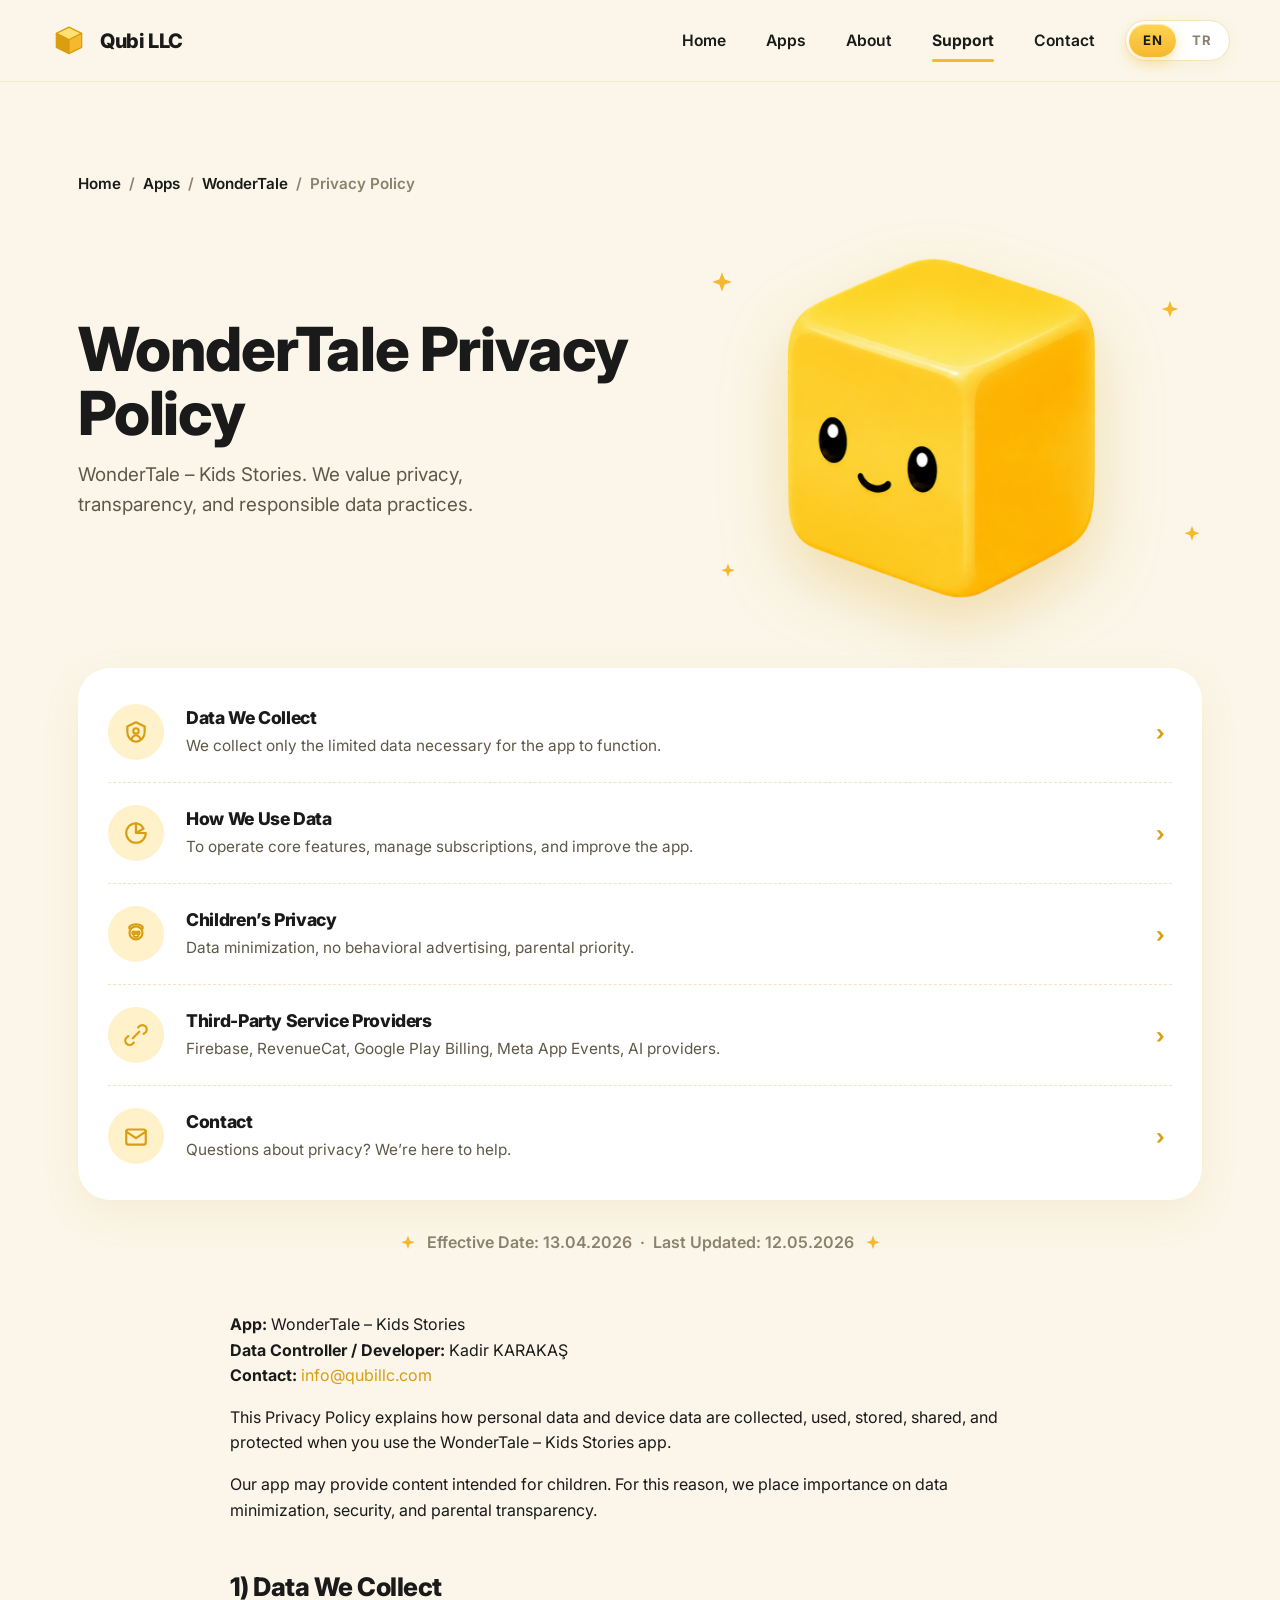
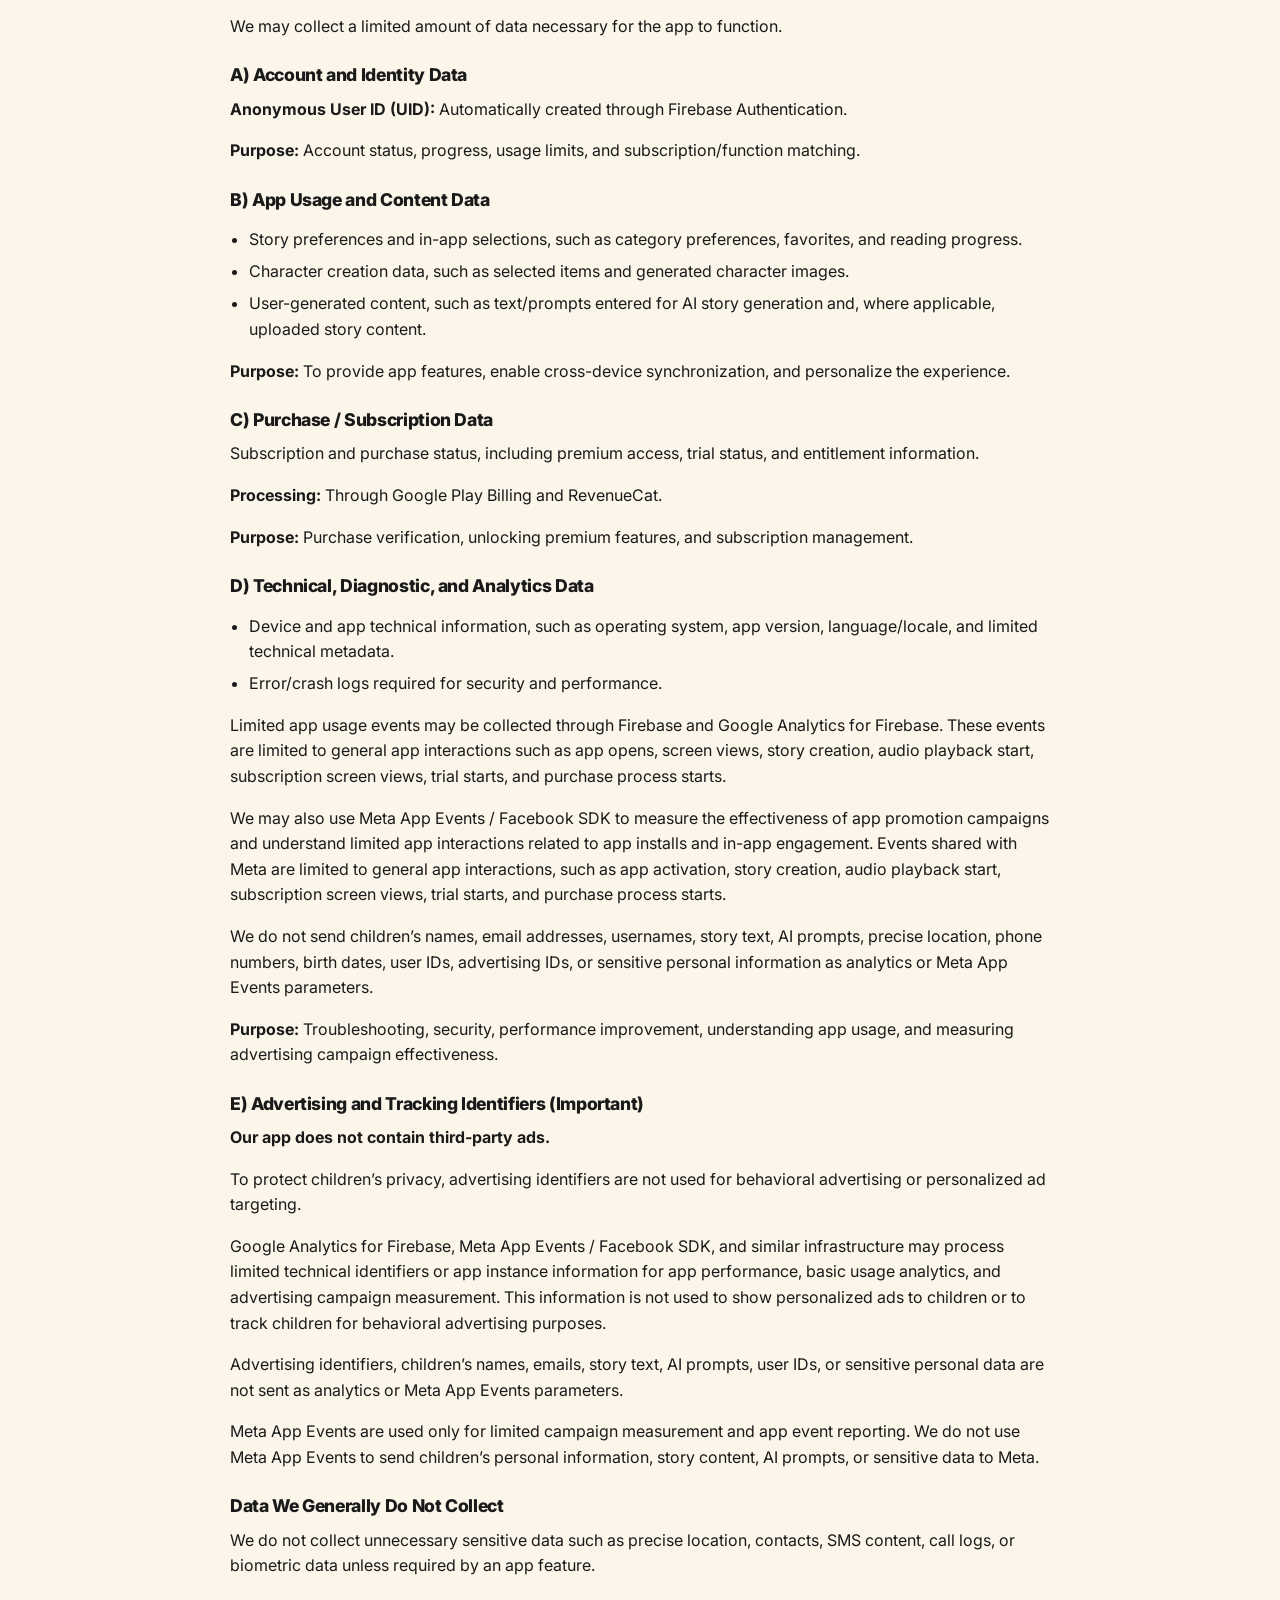
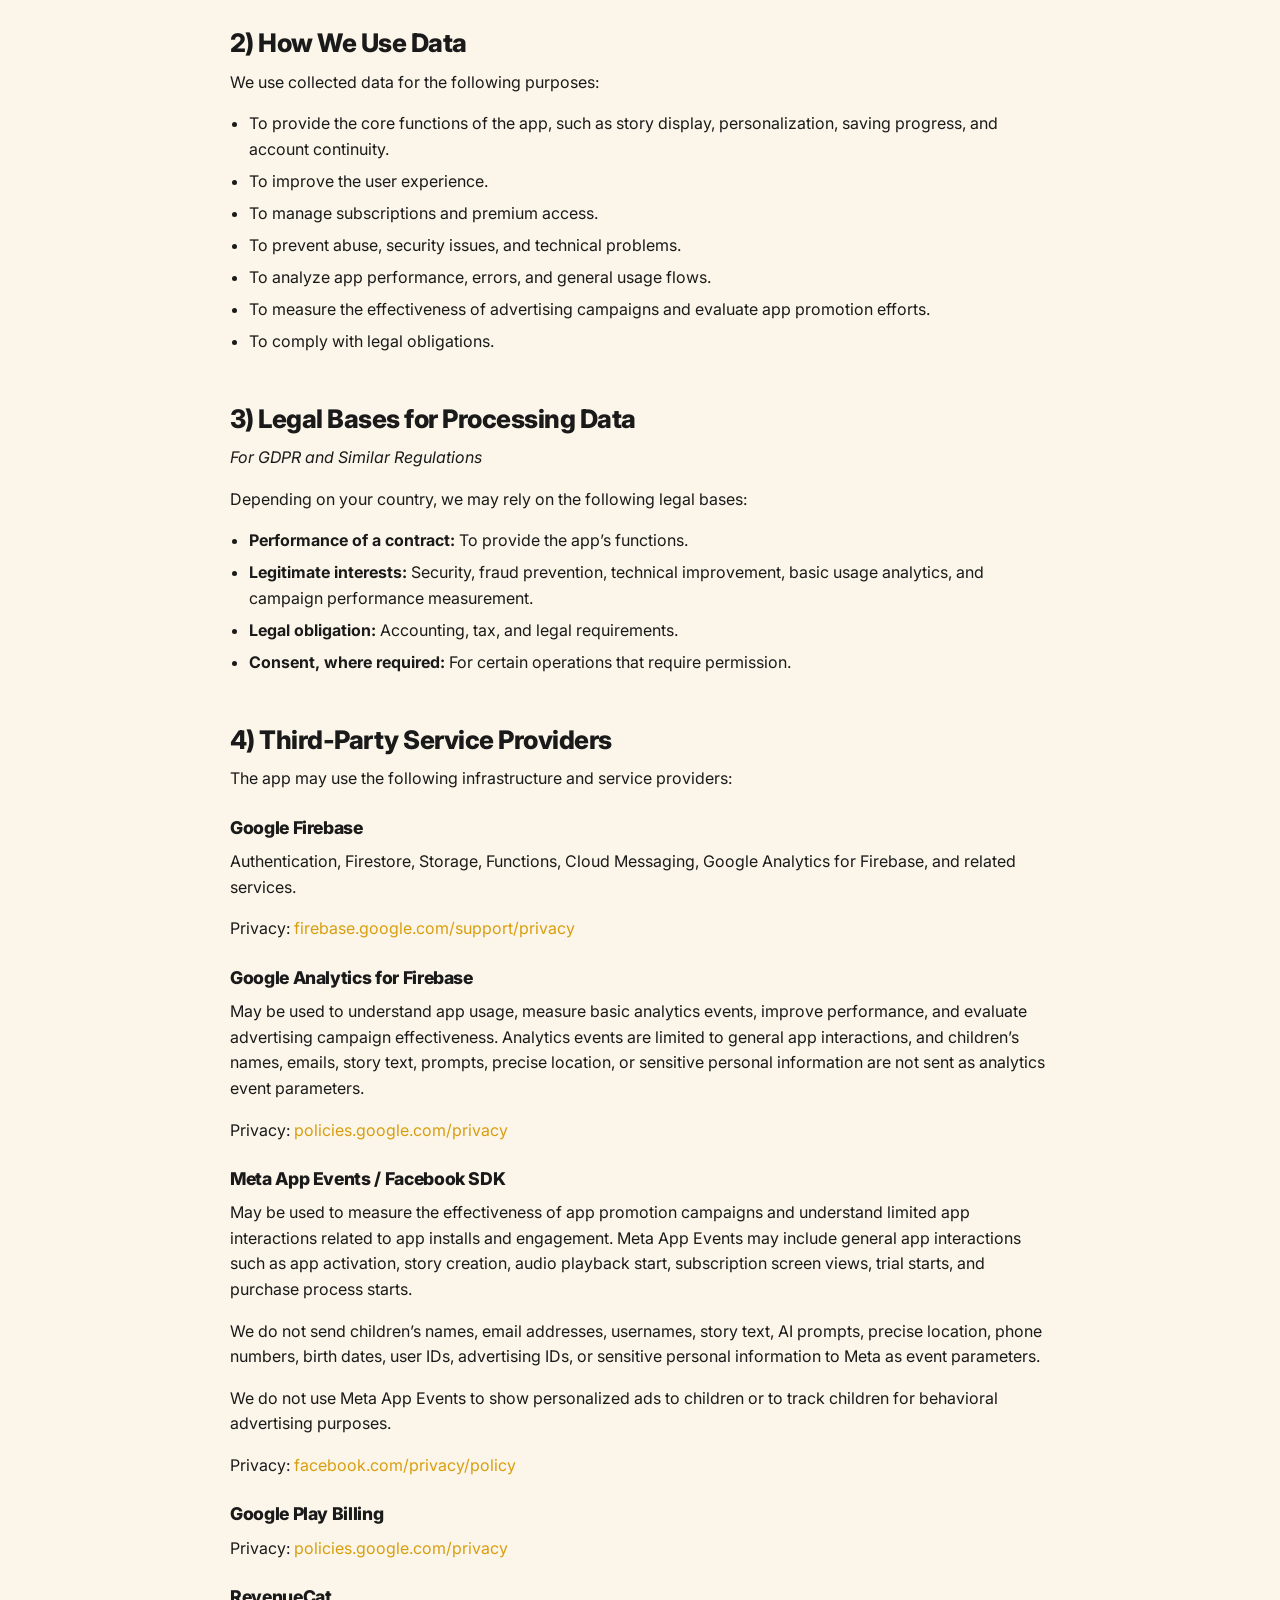
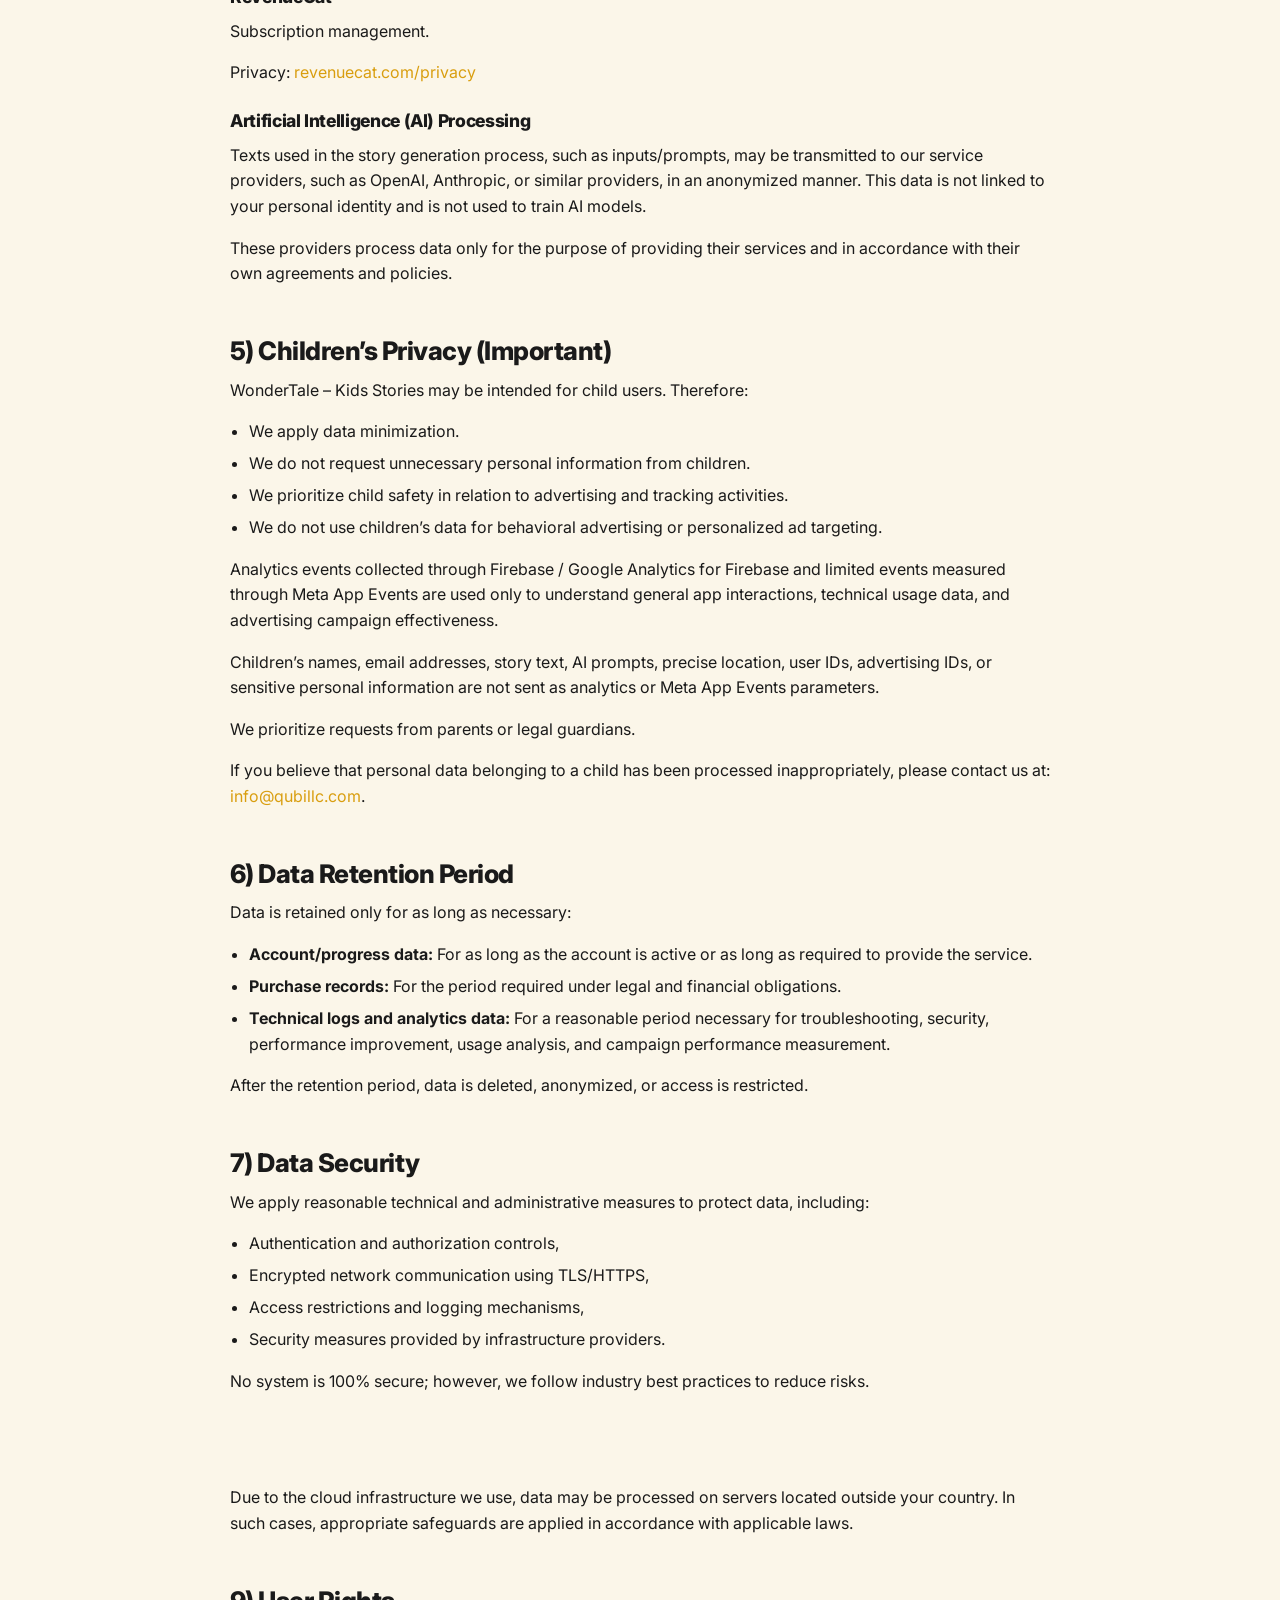
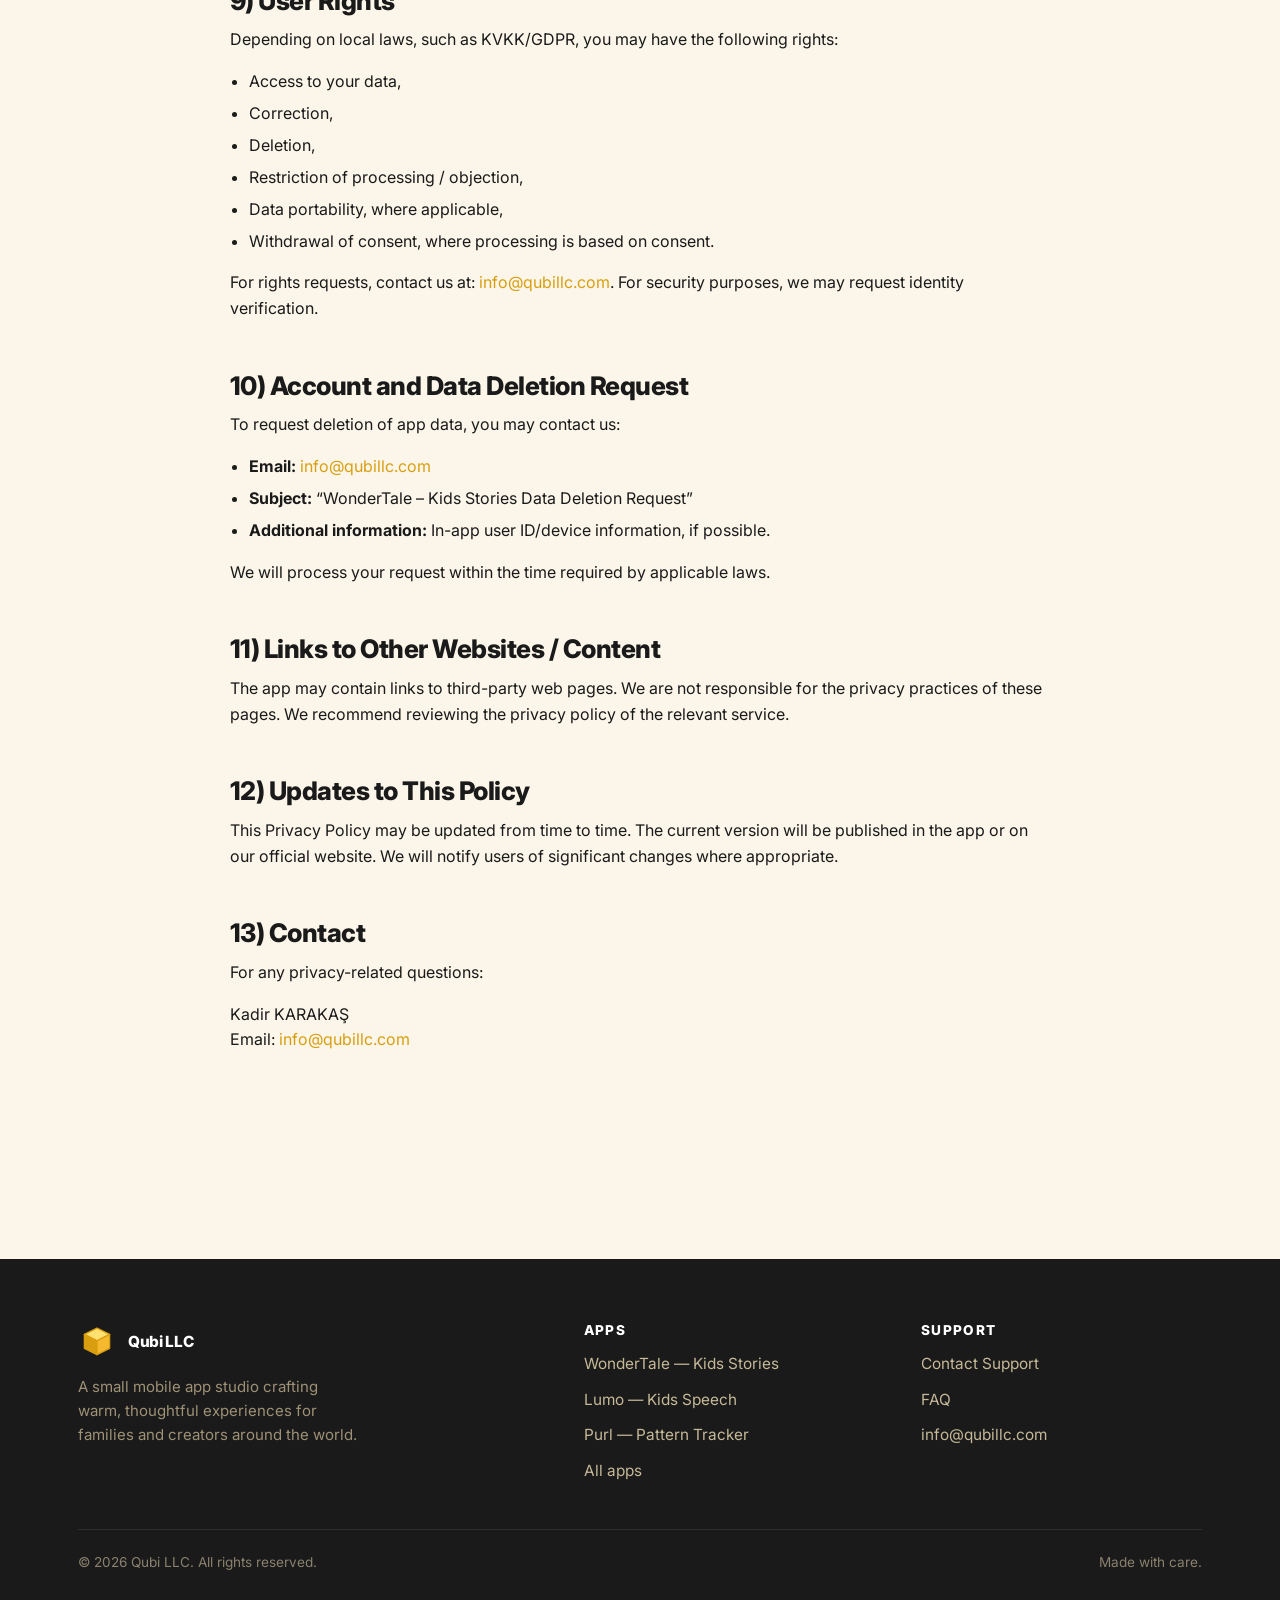
<file: wondertale-privacy.html>
<!doctype html>
<html lang="en">
<head>
  <meta charset="utf-8">
  <meta name="viewport" content="width=device-width, initial-scale=1">
  <title>Privacy Policy &mdash; Qubi LLC</title>
  <meta name="description" content="Privacy policy for Qubi LLC apps including WonderTale — Kids Stories. Children's privacy, Firebase Analytics, RevenueCat, AI story generation, and data deletion.">
  <link rel="preconnect" href="https://fonts.googleapis.com">
  <link rel="preconnect" href="https://fonts.gstatic.com" crossorigin>
  <link href="https://fonts.googleapis.com/css2?family=Inter:wght@400;500;600;700;800;900&display=swap" rel="stylesheet">
  <link rel="stylesheet" href="/assets/css/style.css">
</head>
<body class="lang-en">

  <header class="site-header">
    <div class="container nav">
      <a href="/" class="brand">
        <svg class="brand-logo" viewBox="0 0 60 60" aria-hidden="true"><g stroke="#D99E0F" stroke-width="2" stroke-linejoin="round" stroke-linecap="round"><polygon points="30,8 50,18 30,28 10,18" fill="#FFE070"/><polygon points="10,18 30,28 30,50 10,40" fill="#D99E0F"/><polygon points="50,18 30,28 30,50 50,40" fill="#F5B82E"/></g></svg>
        Qubi LLC
      </a>
      <button class="nav-toggle" aria-label="Toggle menu" aria-expanded="false"><span></span><span></span><span></span></button>
      <ul class="nav-links">
        <li><a href="/"><span class="lang-only-en">Home</span><span class="lang-only-tr">Ana Sayfa</span></a></li>
        <li><a href="/apps"><span class="lang-only-en">Apps</span><span class="lang-only-tr">Uygulamalar</span></a></li>
        <li><a href="/about"><span class="lang-only-en">About</span><span class="lang-only-tr">Hakkımızda</span></a></li>
        <li><a href="/support" class="active"><span class="lang-only-en">Support</span><span class="lang-only-tr">Destek</span></a></li>
        <li><a href="/contact"><span class="lang-only-en">Contact</span><span class="lang-only-tr">İletişim</span></a></li>
        <li class="nav-lang">
          <div class="lang-switch lang-switch-sm" role="tablist" aria-label="Language">
            <button type="button" data-lang="en" class="is-active" role="tab" aria-selected="true">EN</button>
            <button type="button" data-lang="tr" role="tab" aria-selected="false">TR</button>
          </div>
        </li>
      </ul>
    </div>
  </header>

  <main>
    <section>
      <div class="container">
        <nav class="crumbs" aria-label="Breadcrumb">
          <a href="/"><span class="lang-only-en">Home</span><span class="lang-only-tr">Ana Sayfa</span></a><span class="sep">/</span>
          <a href="/apps"><span class="lang-only-en">Apps</span><span class="lang-only-tr">Uygulamalar</span></a><span class="sep">/</span>
          <a href="/wondertale">WonderTale</a><span class="sep">/</span>
          <span class="current"><span class="lang-only-en">Privacy Policy</span><span class="lang-only-tr">Gizlilik Politikası</span></span>
        </nav>
        <div class="doc-hero">
          <div>
            <h1>
              <span class="lang-only-en">WonderTale Privacy Policy</span>
              <span class="lang-only-tr">WonderTale Gizlilik Politikası</span>
            </h1>
            <p>
              <span class="lang-only-en">WonderTale &ndash; Kids Stories. We value privacy, transparency, and responsible data practices.</span>
              <span class="lang-only-tr">WonderTale &ndash; Kids Stories. Gizliliğe, şeffaflığa ve sorumlu veri uygulamalarına önem veriyoruz.</span>
            </p>
          </div>
          <div class="mascot-wrap size-lg" aria-hidden="true">
            <img class="mascot-img" src="/assets/img/qubi_cube.png" alt="Qubi mascot" width="320" height="320" decoding="async">
            <svg class="deco-spark p1" viewBox="0 0 24 24" fill="currentColor"><path d="M12 2l2.4 6.6L21 11l-6.6 2.4L12 20l-2.4-6.6L3 11l6.6-2.4z"/></svg>
            <svg class="deco-spark p2" viewBox="0 0 24 24" fill="currentColor"><path d="M12 2l2.4 6.6L21 11l-6.6 2.4L12 20l-2.4-6.6L3 11l6.6-2.4z"/></svg>
            <svg class="deco-spark p3" viewBox="0 0 24 24" fill="currentColor"><path d="M12 2l2.4 6.6L21 11l-6.6 2.4L12 20l-2.4-6.6L3 11l6.6-2.4z"/></svg>
            <svg class="deco-spark p4" viewBox="0 0 24 24" fill="currentColor"><path d="M12 2l2.4 6.6L21 11l-6.6 2.4L12 20l-2.4-6.6L3 11l6.6-2.4z"/></svg>
          </div>
        </div>

        <div class="list-card">
          <a class="list-row" data-section="data-we-collect" href="#data-we-collect-en">
            <span class="icon-circle" aria-hidden="true"><svg viewBox="0 0 24 24"><path d="M12 3l8 4v5c0 5-3.5 8.5-8 9-4.5-.5-8-4-8-9V7z"/><circle cx="12" cy="11" r="2.5"/><path d="M8 18c1-2 2.5-3 4-3s3 1 4 3"/></svg></span>
            <div>
              <h3>
                <span class="lang-only-en">Data We Collect</span>
                <span class="lang-only-tr">Topladığımız Veriler</span>
              </h3>
              <p>
                <span class="lang-only-en">We collect only the limited data necessary for the app to function.</span>
                <span class="lang-only-tr">Uygulamanın çalışması için yalnızca gereken sınırlı veriyi toplarız.</span>
              </p>
            </div>
            <span class="chev">&rsaquo;</span>
          </a>
          <a class="list-row" data-section="how-we-use-data" href="#how-we-use-data-en">
            <span class="icon-circle" aria-hidden="true"><svg viewBox="0 0 24 24"><path d="M12 3a9 9 0 109 9h-9z"/><path d="M12 3v9l7-4a9 9 0 00-7-5z"/></svg></span>
            <div>
              <h3>
                <span class="lang-only-en">How We Use Data</span>
                <span class="lang-only-tr">Verileri Nasıl Kullanıyoruz</span>
              </h3>
              <p>
                <span class="lang-only-en">To operate core features, manage subscriptions, and improve the app.</span>
                <span class="lang-only-tr">Temel özellikleri sunmak, abonelikleri yönetmek ve uygulamayı geliştirmek için.</span>
              </p>
            </div>
            <span class="chev">&rsaquo;</span>
          </a>
          <a class="list-row" data-section="childrens-privacy" href="#childrens-privacy-en">
            <span class="icon-circle" aria-hidden="true"><svg viewBox="0 0 24 24"><circle cx="12" cy="11" r="6"/><circle cx="10" cy="11" r="1.3"/><circle cx="14" cy="11" r="1.3"/><path d="M10 14c1 1 3 1 4 0"/><path d="M6 7c-1-2 2-4 6-4s7 2 6 4"/></svg></span>
            <div>
              <h3>
                <span class="lang-only-en">Children&rsquo;s Privacy</span>
                <span class="lang-only-tr">Çocukların Gizliliği</span>
              </h3>
              <p>
                <span class="lang-only-en">Data minimization, no behavioral advertising, parental priority.</span>
                <span class="lang-only-tr">Veri minimizasyonu, davranışsal reklam yok, ebeveyn önceliği.</span>
              </p>
            </div>
            <span class="chev">&rsaquo;</span>
          </a>
          <a class="list-row" data-section="third-party" href="#third-party-en">
            <span class="icon-circle" aria-hidden="true"><svg viewBox="0 0 24 24"><path d="M9 15l6-6"/><path d="M14 5l1-1a4 4 0 015.7 5.7L19 11"/><path d="M10 19l-1 1a4 4 0 01-5.7-5.7L5 13"/></svg></span>
            <div>
              <h3>
                <span class="lang-only-en">Third-Party Service Providers</span>
                <span class="lang-only-tr">Üçüncü Taraf Hizmet Sağlayıcılar</span>
              </h3>
              <p>
                <span class="lang-only-en">Firebase, RevenueCat, Google Play Billing, Meta App Events, AI providers.</span>
                <span class="lang-only-tr">Firebase, RevenueCat, Google Play Faturalandırma, Meta App Events, AI sağlayıcıları.</span>
              </p>
            </div>
            <span class="chev">&rsaquo;</span>
          </a>
          <a class="list-row" data-section="contact" href="#contact-en">
            <span class="icon-circle" aria-hidden="true"><svg viewBox="0 0 24 24"><rect x="3" y="6" width="18" height="14" rx="2"/><path d="M3 8l9 6 9-6"/></svg></span>
            <div>
              <h3>
                <span class="lang-only-en">Contact</span>
                <span class="lang-only-tr">İletişim</span>
              </h3>
              <p>
                <span class="lang-only-en">Questions about privacy? We&rsquo;re here to help.</span>
                <span class="lang-only-tr">Gizlilikle ilgili sorular mı var? Yardımcı olmaktan mutluluk duyarız.</span>
              </p>
            </div>
            <span class="chev">&rsaquo;</span>
          </a>
        </div>

        <div class="last-updated">
          <svg class="sparkle" viewBox="0 0 24 24" fill="currentColor"><path d="M12 2l2.4 6.6L21 11l-6.6 2.4L12 20l-2.4-6.6L3 11l6.6-2.4z"/></svg>
          <span class="lang-only-en">Effective Date: 13.04.2026 &nbsp;&middot;&nbsp; Last Updated: 12.05.2026</span>
          <span class="lang-only-tr">Yürürlük Tarihi: 13.04.2026 &nbsp;&middot;&nbsp; Son Güncelleme: 12.05.2026</span>
          <svg class="sparkle" viewBox="0 0 24 24" fill="currentColor"><path d="M12 2l2.4 6.6L21 11l-6.6 2.4L12 20l-2.4-6.6L3 11l6.6-2.4z"/></svg>
        </div>

        <article class="doc-detail lang-only-en" id="en">
          <p><strong>App:</strong> WonderTale &ndash; Kids Stories<br>
          <strong>Data Controller / Developer:</strong> Kadir KARAKAŞ<br>
          <strong>Contact:</strong> <a href="mailto:info@qubillc.com">info@qubillc.com</a></p>

          <p>This Privacy Policy explains how personal data and device data are collected, used, stored, shared, and protected when you use the WonderTale &ndash; Kids Stories app.</p>

          <p>Our app may provide content intended for children. For this reason, we place importance on data minimization, security, and parental transparency.</p>

          <h2 id="data-we-collect-en">1) Data We Collect</h2>
          <p>We may collect a limited amount of data necessary for the app to function.</p>

          <h3>A) Account and Identity Data</h3>
          <p><strong>Anonymous User ID (UID):</strong> Automatically created through Firebase Authentication.</p>
          <p><strong>Purpose:</strong> Account status, progress, usage limits, and subscription/function matching.</p>

          <h3>B) App Usage and Content Data</h3>
          <ul>
            <li>Story preferences and in-app selections, such as category preferences, favorites, and reading progress.</li>
            <li>Character creation data, such as selected items and generated character images.</li>
            <li>User-generated content, such as text/prompts entered for AI story generation and, where applicable, uploaded story content.</li>
          </ul>
          <p><strong>Purpose:</strong> To provide app features, enable cross-device synchronization, and personalize the experience.</p>

          <h3>C) Purchase / Subscription Data</h3>
          <p>Subscription and purchase status, including premium access, trial status, and entitlement information.</p>
          <p><strong>Processing:</strong> Through Google Play Billing and RevenueCat.</p>
          <p><strong>Purpose:</strong> Purchase verification, unlocking premium features, and subscription management.</p>

          <h3>D) Technical, Diagnostic, and Analytics Data</h3>
          <ul>
            <li>Device and app technical information, such as operating system, app version, language/locale, and limited technical metadata.</li>
            <li>Error/crash logs required for security and performance.</li>
          </ul>
          <p>Limited app usage events may be collected through Firebase and Google Analytics for Firebase. These events are limited to general app interactions such as app opens, screen views, story creation, audio playback start, subscription screen views, trial starts, and purchase process starts.</p>
          <p>We may also use Meta App Events / Facebook SDK to measure the effectiveness of app promotion campaigns and understand limited app interactions related to app installs and in-app engagement. Events shared with Meta are limited to general app interactions, such as app activation, story creation, audio playback start, subscription screen views, trial starts, and purchase process starts.</p>
          <p>We do not send children&rsquo;s names, email addresses, usernames, story text, AI prompts, precise location, phone numbers, birth dates, user IDs, advertising IDs, or sensitive personal information as analytics or Meta App Events parameters.</p>
          <p><strong>Purpose:</strong> Troubleshooting, security, performance improvement, understanding app usage, and measuring advertising campaign effectiveness.</p>

          <h3>E) Advertising and Tracking Identifiers (Important)</h3>
          <p><strong>Our app does not contain third-party ads.</strong></p>
          <p>To protect children&rsquo;s privacy, advertising identifiers are not used for behavioral advertising or personalized ad targeting.</p>
          <p>Google Analytics for Firebase, Meta App Events / Facebook SDK, and similar infrastructure may process limited technical identifiers or app instance information for app performance, basic usage analytics, and advertising campaign measurement. This information is not used to show personalized ads to children or to track children for behavioral advertising purposes.</p>
          <p>Advertising identifiers, children&rsquo;s names, emails, story text, AI prompts, user IDs, or sensitive personal data are not sent as analytics or Meta App Events parameters.</p>
          <p>Meta App Events are used only for limited campaign measurement and app event reporting. We do not use Meta App Events to send children&rsquo;s personal information, story content, AI prompts, or sensitive data to Meta.</p>

          <h3>Data We Generally Do Not Collect</h3>
          <p>We do not collect unnecessary sensitive data such as precise location, contacts, SMS content, call logs, or biometric data unless required by an app feature.</p>

          <h2 id="how-we-use-data-en">2) How We Use Data</h2>
          <p>We use collected data for the following purposes:</p>
          <ul>
            <li>To provide the core functions of the app, such as story display, personalization, saving progress, and account continuity.</li>
            <li>To improve the user experience.</li>
            <li>To manage subscriptions and premium access.</li>
            <li>To prevent abuse, security issues, and technical problems.</li>
            <li>To analyze app performance, errors, and general usage flows.</li>
            <li>To measure the effectiveness of advertising campaigns and evaluate app promotion efforts.</li>
            <li>To comply with legal obligations.</li>
          </ul>

          <h2 id="legal-bases-en">3) Legal Bases for Processing Data</h2>
          <p><em>For GDPR and Similar Regulations</em></p>
          <p>Depending on your country, we may rely on the following legal bases:</p>
          <ul>
            <li><strong>Performance of a contract:</strong> To provide the app&rsquo;s functions.</li>
            <li><strong>Legitimate interests:</strong> Security, fraud prevention, technical improvement, basic usage analytics, and campaign performance measurement.</li>
            <li><strong>Legal obligation:</strong> Accounting, tax, and legal requirements.</li>
            <li><strong>Consent, where required:</strong> For certain operations that require permission.</li>
          </ul>

          <h2 id="third-party-en">4) Third-Party Service Providers</h2>
          <p>The app may use the following infrastructure and service providers:</p>

          <h3>Google Firebase</h3>
          <p>Authentication, Firestore, Storage, Functions, Cloud Messaging, Google Analytics for Firebase, and related services.</p>
          <p>Privacy: <a href="https://firebase.google.com/support/privacy" target="_blank" rel="noopener">firebase.google.com/support/privacy</a></p>

          <h3>Google Analytics for Firebase</h3>
          <p>May be used to understand app usage, measure basic analytics events, improve performance, and evaluate advertising campaign effectiveness. Analytics events are limited to general app interactions, and children&rsquo;s names, emails, story text, prompts, precise location, or sensitive personal information are not sent as analytics event parameters.</p>
          <p>Privacy: <a href="https://policies.google.com/privacy" target="_blank" rel="noopener">policies.google.com/privacy</a></p>

          <h3>Meta App Events / Facebook SDK</h3>
          <p>May be used to measure the effectiveness of app promotion campaigns and understand limited app interactions related to app installs and engagement. Meta App Events may include general app interactions such as app activation, story creation, audio playback start, subscription screen views, trial starts, and purchase process starts.</p>
          <p>We do not send children&rsquo;s names, email addresses, usernames, story text, AI prompts, precise location, phone numbers, birth dates, user IDs, advertising IDs, or sensitive personal information to Meta as event parameters.</p>
          <p>We do not use Meta App Events to show personalized ads to children or to track children for behavioral advertising purposes.</p>
          <p>Privacy: <a href="https://www.facebook.com/privacy/policy/" target="_blank" rel="noopener">facebook.com/privacy/policy</a></p>

          <h3>Google Play Billing</h3>
          <p>Privacy: <a href="https://policies.google.com/privacy" target="_blank" rel="noopener">policies.google.com/privacy</a></p>

          <h3>RevenueCat</h3>
          <p>Subscription management.</p>
          <p>Privacy: <a href="https://www.revenuecat.com/privacy" target="_blank" rel="noopener">revenuecat.com/privacy</a></p>

          <h3>Artificial Intelligence (AI) Processing</h3>
          <p>Texts used in the story generation process, such as inputs/prompts, may be transmitted to our service providers, such as OpenAI, Anthropic, or similar providers, in an anonymized manner. This data is not linked to your personal identity and is not used to train AI models.</p>
          <p>These providers process data only for the purpose of providing their services and in accordance with their own agreements and policies.</p>

          <h2 id="childrens-privacy-en">5) Children&rsquo;s Privacy (Important)</h2>
          <p>WonderTale &ndash; Kids Stories may be intended for child users. Therefore:</p>
          <ul>
            <li>We apply data minimization.</li>
            <li>We do not request unnecessary personal information from children.</li>
            <li>We prioritize child safety in relation to advertising and tracking activities.</li>
            <li>We do not use children&rsquo;s data for behavioral advertising or personalized ad targeting.</li>
          </ul>
          <p>Analytics events collected through Firebase / Google Analytics for Firebase and limited events measured through Meta App Events are used only to understand general app interactions, technical usage data, and advertising campaign effectiveness.</p>
          <p>Children&rsquo;s names, email addresses, story text, AI prompts, precise location, user IDs, advertising IDs, or sensitive personal information are not sent as analytics or Meta App Events parameters.</p>
          <p>We prioritize requests from parents or legal guardians.</p>
          <p>If you believe that personal data belonging to a child has been processed inappropriately, please contact us at: <a href="mailto:info@qubillc.com">info@qubillc.com</a>.</p>

          <h2 id="data-retention-en">6) Data Retention Period</h2>
          <p>Data is retained only for as long as necessary:</p>
          <ul>
            <li><strong>Account/progress data:</strong> For as long as the account is active or as long as required to provide the service.</li>
            <li><strong>Purchase records:</strong> For the period required under legal and financial obligations.</li>
            <li><strong>Technical logs and analytics data:</strong> For a reasonable period necessary for troubleshooting, security, performance improvement, usage analysis, and campaign performance measurement.</li>
          </ul>
          <p>After the retention period, data is deleted, anonymized, or access is restricted.</p>

          <h2 id="data-security-en">7) Data Security</h2>
          <p>We apply reasonable technical and administrative measures to protect data, including:</p>
          <ul>
            <li>Authentication and authorization controls,</li>
            <li>Encrypted network communication using TLS/HTTPS,</li>
            <li>Access restrictions and logging mechanisms,</li>
            <li>Security measures provided by infrastructure providers.</li>
          </ul>
          <p>No system is 100% secure; however, we follow industry best practices to reduce risks.</p>

          <h2 id="international-transfers-en">8) International Data Transfers</h2>
          <p>Due to the cloud infrastructure we use, data may be processed on servers located outside your country. In such cases, appropriate safeguards are applied in accordance with applicable laws.</p>

          <h2 id="user-rights-en">9) User Rights</h2>
          <p>Depending on local laws, such as KVKK/GDPR, you may have the following rights:</p>
          <ul>
            <li>Access to your data,</li>
            <li>Correction,</li>
            <li>Deletion,</li>
            <li>Restriction of processing / objection,</li>
            <li>Data portability, where applicable,</li>
            <li>Withdrawal of consent, where processing is based on consent.</li>
          </ul>
          <p>For rights requests, contact us at: <a href="mailto:info@qubillc.com">info@qubillc.com</a>. For security purposes, we may request identity verification.</p>

          <h2 id="data-deletion-en">10) Account and Data Deletion Request</h2>
          <p>To request deletion of app data, you may contact us:</p>
          <ul>
            <li><strong>Email:</strong> <a href="mailto:info@qubillc.com?subject=WonderTale%20%E2%80%93%20Kids%20Stories%20Data%20Deletion%20Request">info@qubillc.com</a></li>
            <li><strong>Subject:</strong> &ldquo;WonderTale &ndash; Kids Stories Data Deletion Request&rdquo;</li>
            <li><strong>Additional information:</strong> In-app user ID/device information, if possible.</li>
          </ul>
          <p>We will process your request within the time required by applicable laws.</p>

          <h2 id="links-to-other-en">11) Links to Other Websites / Content</h2>
          <p>The app may contain links to third-party web pages. We are not responsible for the privacy practices of these pages. We recommend reviewing the privacy policy of the relevant service.</p>

          <h2 id="updates-en">12) Updates to This Policy</h2>
          <p>This Privacy Policy may be updated from time to time. The current version will be published in the app or on our official website. We will notify users of significant changes where appropriate.</p>

          <h2 id="contact-en">13) Contact</h2>
          <p>For any privacy-related questions:</p>
          <p>Kadir KARAKAŞ<br>
          Email: <a href="mailto:info@qubillc.com">info@qubillc.com</a></p>

                  </article>

        <article class="doc-detail lang-only-tr" id="tr">
          <h2 style="font-size:1.9rem;margin-top:0;">WonderTale &ndash; Kids Stories Gizlilik Politikası</h2>

          <p><strong>Yürürlük Tarihi:</strong> 13.04.2026 &nbsp;&middot;&nbsp; <strong>Son Güncelleme:</strong> 12.05.2026<br>
          <strong>Uygulama:</strong> WonderTale &ndash; Kids Stories<br>
          <strong>Veri Sorumlusu / Geliştirici:</strong> Kadir KARAKAŞ<br>
          <strong>İletişim:</strong> <a href="mailto:info@qubillc.com">info@qubillc.com</a></p>

          <p>Bu Gizlilik Politikası, WonderTale &ndash; Kids Stories uygulamasını kullanırken kişisel verilerin ve cihaz verilerinin nasıl toplandığını, kullanıldığını, saklandığını, paylaşıldığını ve korunduğunu açıklar.</p>

          <p>Uygulamamız çocuklara yönelik içerik sunabilir. Bu nedenle veri minimizasyonu, güvenlik ve ebeveyn şeffaflığı ilkelerine önem veririz.</p>

          <h2 id="data-we-collect-tr">1) Topladığımız Veriler</h2>
          <p>Uygulamanın çalışması için sınırlı düzeyde veri toplayabiliriz.</p>

          <h3>A) Hesap ve Kimlik Verileri</h3>
          <p><strong>Anonim kullanıcı kimliği (UID):</strong> Firebase Authentication ile otomatik oluşturulur.</p>
          <p><strong>Amaç:</strong> Hesap durumu, ilerleme, kullanım sınırları ve abonelik/fonksiyon eşleştirmesi.</p>

          <h3>B) Uygulama Kullanım ve İçerik Verileri</h3>
          <ul>
            <li>Hikaye tercihleri ve uygulama içi seçimler (ör. kategori tercihleri, favoriler, okuma ilerlemesi).</li>
            <li>Karakter oluşturma verileri (seçilen öğeler, oluşturulan karakter görseli).</li>
            <li>Kullanıcı tarafından oluşturulan içerik (ör. yapay zeka hikaye üretimi için girilen metinler/istemler, varsa yüklenen hikaye içerikleri).</li>
          </ul>
          <p><strong>Amaç:</strong> Özellikleri sunmak, cihazlar arası senkronizasyon, deneyimi kişiselleştirmek.</p>

          <h3>C) Satın Alma / Abonelik Verileri</h3>
          <p>Abonelik ve satın alma durumu (premium erişim, deneme durumu, hak/entitlement bilgisi).</p>
          <p><strong>İşleme:</strong> Google Play Faturalandırma ve RevenueCat üzerinden.</p>
          <p><strong>Amaç:</strong> Satın alma doğrulama, premium özellikleri açma, abonelik yönetimi.</p>

          <h3>D) Teknik, Tanılama ve Analitik Verileri</h3>
          <ul>
            <li>Cihaz ve uygulama teknik bilgileri (işletim sistemi, uygulama sürümü, dil/yerel ayar gibi sınırlı teknik metadata).</li>
            <li>Hata/çökme kayıtları (güvenlik ve performans için gerekli loglar).</li>
          </ul>
          <p>Firebase ve Google Analytics for Firebase aracılığıyla sınırlı uygulama kullanım olayları toplanabilir. Bu olaylar; uygulama açılışı, ekran görüntülemeleri, hikaye oluşturma, ses oynatma başlatma, abonelik ekranı görüntüleme, deneme başlatma ve satın alma süreci başlatma gibi genel uygulama etkileşimleriyle sınırlıdır.</p>
          <p>Meta App Events / Facebook SDK da, uygulama tanıtım kampanyalarının etkinliğini ölçmek ve uygulama yüklemeleri ile uygulama içi sınırlı etkileşimleri anlamak amacıyla kullanılabilir. Meta ile paylaşılan olaylar; uygulama etkinleştirme/açılış, hikaye oluşturma, ses oynatma başlatma, abonelik ekranı görüntüleme, deneme başlatma ve satın alma süreci başlatma gibi genel uygulama etkileşimleriyle sınırlıdır.</p>
          <p>Analitik veya Meta App Events olay parametrelerinde çocuk adı, e-posta adresi, kullanıcı adı, hikaye metni, yapay zeka istemi/prompt, kesin konum, telefon numarası, doğum tarihi, kullanıcı kimliği, reklam kimliği veya hassas kişisel bilgiler gönderilmez.</p>
          <p><strong>Amaç:</strong> Hata giderme, güvenlik, performans iyileştirme, uygulama kullanımını anlama ve reklam kampanyalarının etkinliğini ölçme.</p>

          <h3>E) Reklam ve İzleme Kimlikleri (Önemli)</h3>
          <p><strong>Uygulamamızda üçüncü taraf reklamları bulunmamaktadır.</strong></p>
          <p>Çocukların gizliliğini korumak adına, davranışsal reklamcılık veya kişiselleştirilmiş reklam hedefleme amacıyla reklam kimlikleri kullanılmaz.</p>
          <p>Google Analytics for Firebase, Meta App Events / Facebook SDK ve benzeri altyapılar, uygulama performansı, temel kullanım analizi ve reklam kampanyası ölçümü için sınırlı teknik tanımlayıcılar veya uygulama örneği bilgileri işleyebilir. Bu bilgiler çocuklara kişiselleştirilmiş reklam göstermek veya çocukları davranışsal reklamcılık amacıyla takip etmek için kullanılmaz.</p>
          <p>Analitik veya Meta App Events olay parametresi olarak reklam kimliği, çocuk adı, e-posta, hikaye metni, yapay zeka prompt&rsquo;u, kullanıcı kimliği veya hassas kişisel veri gönderilmez.</p>
          <p>Meta App Events yalnızca sınırlı kampanya ölçümü ve uygulama olayı raporlaması için kullanılır. Çocukların kişisel bilgileri, hikaye içerikleri, yapay zeka prompt&rsquo;ları veya hassas verileri Meta&rsquo;ya gönderilmez.</p>

          <h3>Toplamadıklarımız (genel)</h3>
          <p>Kesin konum, kişi rehberi, SMS içeriği, çağrı kayıtları, biyometrik veri gibi gereksiz hassas verileri toplamayız (uygulama özelliği olarak gerekmediği sürece).</p>

          <h2 id="how-we-use-data-tr">2) Verileri Hangi Amaçlarla Kullanıyoruz?</h2>
          <p>Toplanan verileri şu amaçlarla kullanırız:</p>
          <ul>
            <li>Uygulamanın temel işlevlerini sunmak (hikaye gösterimi, kişiselleştirme, kayıt/ilerleme).</li>
            <li>Kullanıcı deneyimini iyileştirmek.</li>
            <li>Abonelik ve premium erişimi yönetmek.</li>
            <li>Kötüye kullanım, güvenlik ihlali ve teknik sorunları önlemek.</li>
            <li>Uygulama performansını, hata durumlarını ve genel kullanım akışlarını analiz etmek.</li>
            <li>Reklam kampanyalarının etkinliğini ölçmek ve uygulama tanıtım çalışmalarını değerlendirmek.</li>
            <li>Yasal yükümlülüklere uymak.</li>
          </ul>

          <h2 id="legal-bases-tr">3) Veri İşleme Hukuki Dayanakları (GDPR/benzeri düzenlemeler için)</h2>
          <p>Bulunduğunuz ülkeye göre aşağıdaki dayanaklara güvenebiliriz:</p>
          <ul>
            <li><strong>Sözleşmenin ifası:</strong> Uygulama işlevlerinin sunulması.</li>
            <li><strong>Meşru menfaat:</strong> Güvenlik, sahteciliği önleme, teknik iyileştirme, temel kullanım analizi ve kampanya performans ölçümü.</li>
            <li><strong>Yasal yükümlülük:</strong> Muhasebe/vergisel ve hukuki gereklilikler.</li>
            <li><strong>Açık rıza gereken durumlarda:</strong> İzin gerektiren belirli işlemler.</li>
          </ul>

          <h2 id="third-party-tr">4) Üçüncü Taraf Hizmet Sağlayıcılar</h2>
          <p>Uygulamada şu altyapılar kullanılabilir:</p>

          <h3>Google Firebase</h3>
          <p>Authentication, Firestore, Storage, Functions, Cloud Messaging, Google Analytics for Firebase vb.</p>
          <p>Gizlilik: <a href="https://firebase.google.com/support/privacy" target="_blank" rel="noopener">firebase.google.com/support/privacy</a></p>

          <h3>Google Analytics for Firebase</h3>
          <p>Uygulama kullanımını anlamak, temel analitik olayları ölçmek, performansı iyileştirmek ve reklam kampanyalarının etkinliğini değerlendirmek için kullanılabilir. Toplanan analitik olaylar genel uygulama etkileşimleriyle sınırlıdır ve analitik olay parametrelerinde çocuk adı, e-posta, hikaye metni, prompt, kesin konum veya hassas kişisel bilgiler gönderilmez.</p>
          <p>Gizlilik: <a href="https://policies.google.com/privacy" target="_blank" rel="noopener">policies.google.com/privacy</a></p>

          <h3>Meta App Events / Facebook SDK</h3>
          <p>Uygulama tanıtım kampanyalarının etkinliğini ölçmek ve uygulama yüklemeleri ile uygulama içi sınırlı etkileşimleri anlamak için kullanılabilir. Meta App Events; uygulama etkinleştirme/açılış, hikaye oluşturma, ses oynatma başlatma, abonelik ekranı görüntüleme, deneme başlatma ve satın alma süreci başlatma gibi genel uygulama etkileşimlerini içerebilir.</p>
          <p>Meta&rsquo;ya olay parametresi olarak çocuk adı, e-posta adresi, kullanıcı adı, hikaye metni, yapay zeka prompt&rsquo;u, kesin konum, telefon numarası, doğum tarihi, kullanıcı kimliği, reklam kimliği veya hassas kişisel bilgi göndermeyiz.</p>
          <p>Meta App Events&rsquo;i çocuklara kişiselleştirilmiş reklam göstermek veya çocukları davranışsal reklamcılık amacıyla takip etmek için kullanmayız.</p>
          <p>Gizlilik: <a href="https://www.facebook.com/privacy/policy/" target="_blank" rel="noopener">facebook.com/privacy/policy</a></p>

          <h3>Google Play Billing</h3>
          <p>Gizlilik: <a href="https://policies.google.com/privacy" target="_blank" rel="noopener">policies.google.com/privacy</a></p>

          <h3>RevenueCat (abonelik yönetimi)</h3>
          <p>Gizlilik: <a href="https://www.revenuecat.com/privacy" target="_blank" rel="noopener">revenuecat.com/privacy</a></p>

          <h3>Yapay Zeka (AI) İşleme</h3>
          <p>Hikaye oluşturma sürecinde kullanılan metinler (input/prompt), hizmet sağlayıcılarımıza (ör. OpenAI, Anthropic vb.) anonimleştirilerek iletilir. Bu veriler, kişisel kimliğinizle eşleştirilmez ve AI modellerini eğitmek amacıyla kullanılmaz.</p>
          <p>Bu sağlayıcılar verileri yalnızca hizmet sunumu amacıyla ve kendi sözleşmeleri/politikaları kapsamında işler.</p>

          <h2 id="childrens-privacy-tr">5) Çocukların Gizliliği (Önemli)</h2>
          <p>WonderTale &ndash; Kids Stories, çocuk kullanıcıları da hedefleyebilen bir uygulamadır. Bu nedenle:</p>
          <ul>
            <li>Veri minimizasyonu uygularız.</li>
            <li>Çocuklardan gereksiz kişisel bilgi talep etmeyiz.</li>
            <li>Reklam/izleme faaliyetleri konusunda çocuk güvenliğine öncelik veririz.</li>
            <li>Davranışsal reklamcılık veya kişiselleştirilmiş reklam hedefleme amacıyla çocuk verilerini kullanmayız.</li>
          </ul>
          <p>Firebase / Google Analytics for Firebase aracılığıyla toplanan analitik olaylar ve Meta App Events aracılığıyla ölçülen sınırlı olaylar, yalnızca genel uygulama etkileşimlerini, teknik kullanım verilerini ve reklam kampanyası etkinliğini anlamak için kullanılır.</p>
          <p>Analitik veya Meta App Events olay parametrelerinde çocuk adı, e-posta adresi, hikaye metni, yapay zeka prompt&rsquo;u, kesin konum, kullanıcı kimliği, reklam kimliği veya hassas kişisel bilgi gönderilmez.</p>
          <p>Ebeveyn/veli taleplerini öncelikli olarak değerlendiririz.</p>
          <p>Eğer bir çocuğa ait kişisel verinin uygunsuz şekilde işlendiğini düşünüyorsanız bizimle iletişime geçin: <a href="mailto:info@qubillc.com">info@qubillc.com</a>.</p>

          <h2 id="data-retention-tr">6) Verilerin Saklanma Süresi</h2>
          <p>Veriler yalnızca gerekli olduğu süre boyunca saklanır:</p>
          <ul>
            <li><strong>Hesap/ilerleme verileri:</strong> Hesap aktif olduğu sürece veya hizmetin devamı için gerekli süre.</li>
            <li><strong>Satın alma kayıtları:</strong> Yasal ve finansal yükümlülükler çerçevesinde gerekli süre.</li>
            <li><strong>Teknik loglar ve analitik veriler:</strong> Sorun giderme, güvenlik, performans iyileştirme, kullanım analizi ve kampanya performans ölçümü için makul saklama süresi.</li>
          </ul>
          <p>Süre sonunda veriler silinir, anonimleştirilir veya erişime kapatılır.</p>

          <h2 id="data-security-tr">7) Veri Güvenliği</h2>
          <p>Verileri korumak için makul teknik ve idari önlemler uygularız:</p>
          <ul>
            <li>Kimlik doğrulama ve yetkilendirme kontrolleri,</li>
            <li>Ağ iletişiminde şifreleme (TLS/HTTPS),</li>
            <li>Erişim sınırlandırma ve kayıt mekanizmaları,</li>
            <li>Altyapı sağlayıcılarının güvenlik önlemleri.</li>
          </ul>
          <p>Hiçbir sistem %100 güvenli değildir; ancak riskleri azaltmak için sektörel iyi uygulamaları takip ederiz.</p>

          <h2 id="international-transfers-tr">8) Verilerin Yurt Dışına Aktarılması</h2>
          <p>Kullandığımız bulut altyapıları nedeniyle veriler bulunduğunuz ülke dışındaki sunucularda işlenebilir. Bu durumda yürürlükteki mevzuata uygun koruma önlemleri uygulanır.</p>

          <h2 id="user-rights-tr">9) Kullanıcı Hakları</h2>
          <p>Yerel mevzuata (KVKK/GDPR) bağlı olarak aşağıdaki haklara sahipsiniz:</p>
          <ul>
            <li>Veriye erişim,</li>
            <li>Düzeltme,</li>
            <li>Silme,</li>
            <li>İşlemeyi kısıtlama/itiraz,</li>
            <li>Veri taşınabilirliği (uygulanabiliyorsa),</li>
            <li>Rızayı geri çekme (rıza temelli işlemlerde).</li>
          </ul>
          <p>Hak talepleri için: <a href="mailto:info@qubillc.com">info@qubillc.com</a>. Güvenlik amacıyla kimlik doğrulaması isteyebiliriz.</p>

          <h2 id="data-deletion-tr">10) Hesap ve Veri Silme Talebi</h2>
          <p>Uygulama verilerinin silinmesini talep etmek için bize yazabilirsiniz:</p>
          <ul>
            <li><strong>E-posta:</strong> <a href="mailto:info@qubillc.com?subject=WonderTale%20%E2%80%93%20Kids%20Stories%20Veri%20Silme%20Talebi">info@qubillc.com</a></li>
            <li><strong>Konu:</strong> &ldquo;WonderTale &ndash; Kids Stories Veri Silme Talebi&rdquo;</li>
            <li><strong>Ek bilgi:</strong> Uygulamadaki kullanıcı kimliği/cihaz bilgisi (mümkünse).</li>
          </ul>
          <p>Talebinizi yürürlükteki yasal süreler içinde sonuçlandırırız.</p>

          <h2 id="links-to-other-tr">11) Diğer Sitelere / İçeriğe Bağlantılar</h2>
          <p>Uygulama üçüncü taraf web sayfalarına yönlendirme içerebilir. Bu sayfaların gizlilik uygulamalarından sorumlu değiliz. İlgili hizmetin kendi politikasını incelemenizi öneririz.</p>

          <h2 id="updates-tr">12) Bu Politikanın Güncellenmesi</h2>
          <p>Bu Gizlilik Politikası zaman zaman güncellenebilir. Güncel sürüm uygulamada veya resmi web sayfamızda yayımlanır. Önemli değişiklikleri uygun şekilde bildiririz.</p>

          <h2 id="contact-tr">13) İletişim</h2>
          <p>Gizlilikle ilgili her türlü soru için:</p>
          <p>Kadir KARAKAŞ<br>
          E-posta: <a href="mailto:info@qubillc.com">info@qubillc.com</a></p>
        </article>
      </div>
    </section>
  </main>

  <footer class="site-footer">
    <div class="container">
      <div class="footer-grid">
        <div class="footer-brand">
          <a href="/" class="brand">
            <svg class="brand-logo" viewBox="0 0 60 60" aria-hidden="true"><g stroke="#D99E0F" stroke-width="2" stroke-linejoin="round" stroke-linecap="round"><polygon points="30,8 50,18 30,28 10,18" fill="#FFE070"/><polygon points="10,18 30,28 30,50 10,40" fill="#D99E0F"/><polygon points="50,18 30,28 30,50 50,40" fill="#F5B82E"/></g></svg>
            Qubi LLC
          </a>
          <p><span class="lang-only-en">A small mobile app studio crafting warm, thoughtful experiences for families and creators around the world.</span><span class="lang-only-tr">Dünyanın dört bir yanındaki aileler ve yaratıcılar için sıcak, özenli deneyimler üreten küçük bir mobil uygulama stüdyosu.</span></p>
        </div>
        <div>
          <h4><span class="lang-only-en">Apps</span><span class="lang-only-tr">Uygulamalar</span></h4>
          <ul>
            <li><a href="/wondertale">WonderTale &mdash; Kids Stories</a></li>
            <li><a href="/lumo">Lumo &mdash; Kids Speech</a></li>
            <li><a href="/purl">Purl &mdash; Pattern Tracker</a></li>
            <li><a href="/apps"><span class="lang-only-en">All apps</span><span class="lang-only-tr">Tüm uygulamalar</span></a></li>
          </ul>
        </div>
        <div>
          <h4><span class="lang-only-en">Support</span><span class="lang-only-tr">Destek</span></h4>
          <ul>
            <li><a href="/support"><span class="lang-only-en">Contact Support</span><span class="lang-only-tr">Destek</span></a></li>
            <li><a href="/support#faq"><span class="lang-only-en">FAQ</span><span class="lang-only-tr">SSS</span></a></li>
            <li><a href="mailto:info@qubillc.com">info@qubillc.com</a></li>
          </ul>
        </div>
      </div>
      <div class="footer-bottom">
        <span>&copy; <span id="year"></span> Qubi LLC. <span class="lang-only-en">All rights reserved.</span><span class="lang-only-tr">Tüm hakları saklıdır.</span></span>
        <span><span class="lang-only-en">Made with care.</span><span class="lang-only-tr">Özenle yapıldı.</span></span>
      </div>
    </div>
  </footer>

  <script>document.getElementById('year').textContent = new Date().getFullYear();</script>
  <script src="/assets/js/main.js" defer></script>
</body>
</html>
</file>
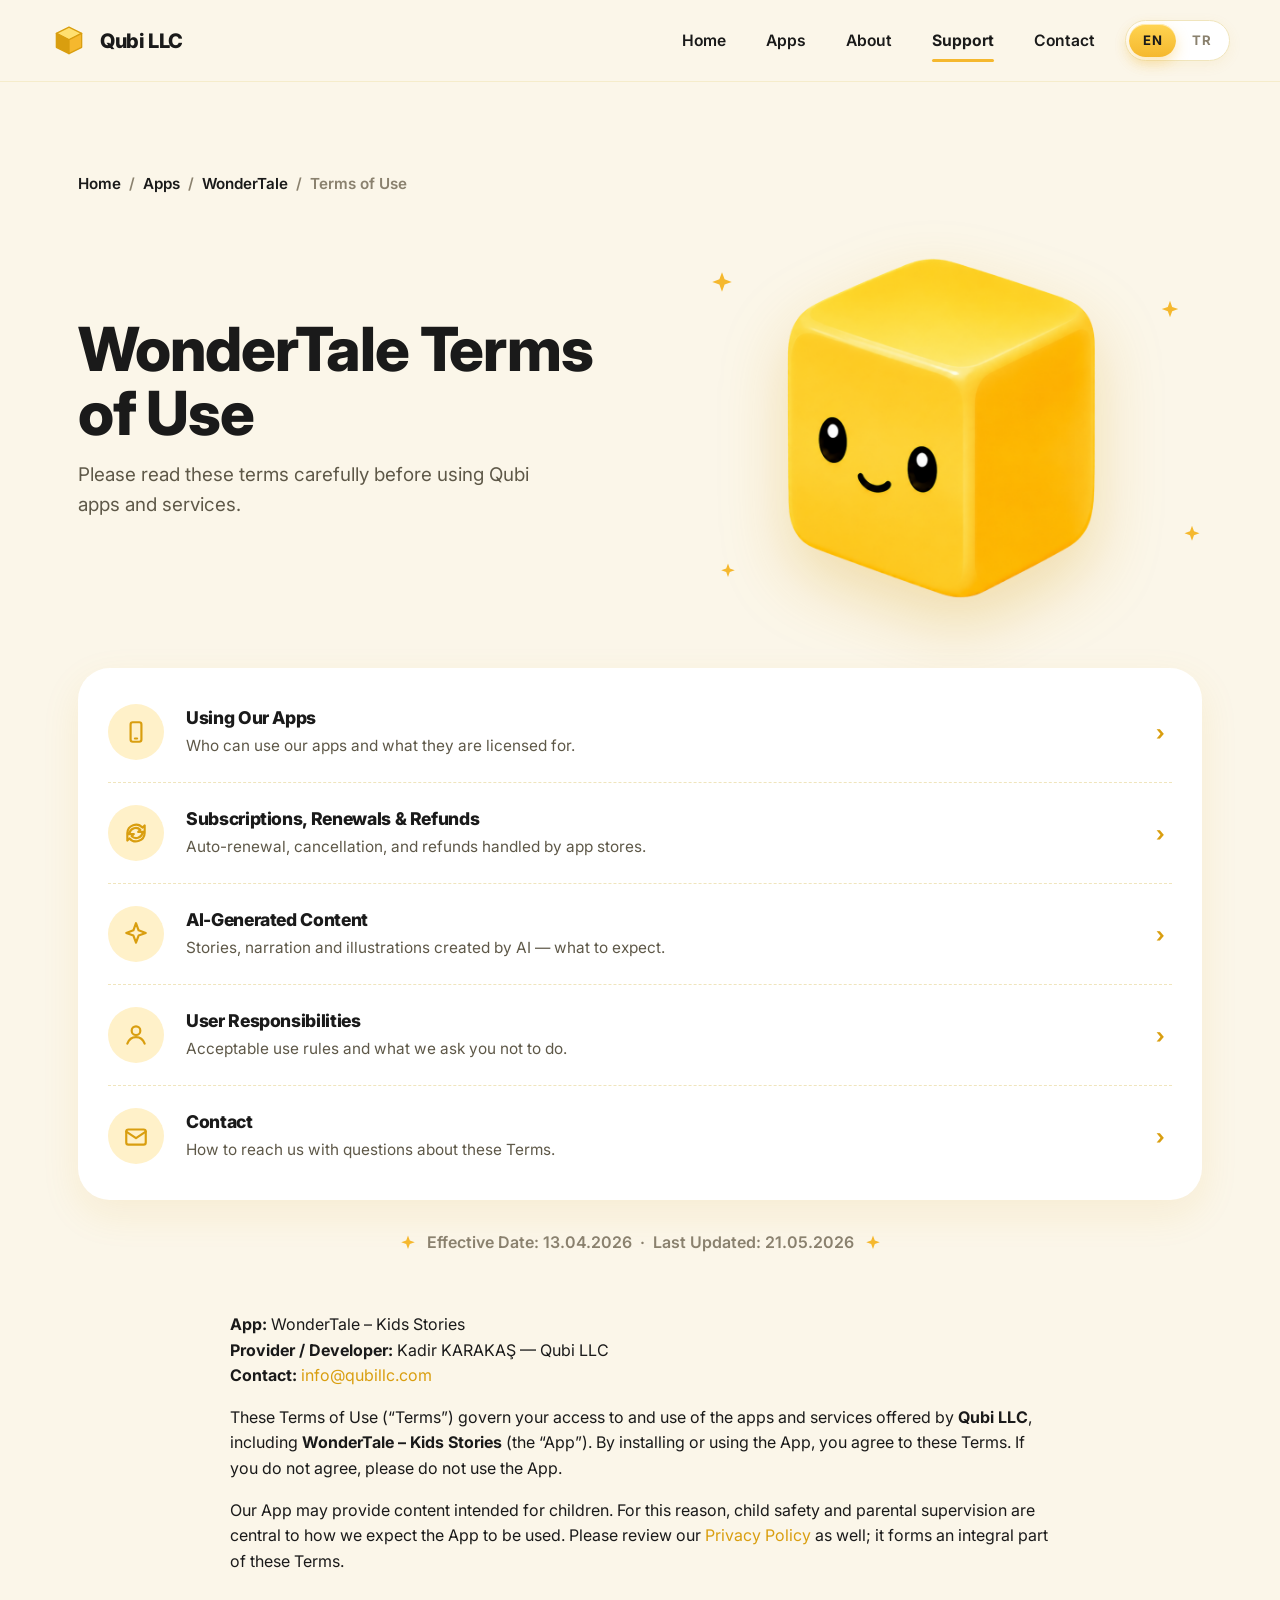
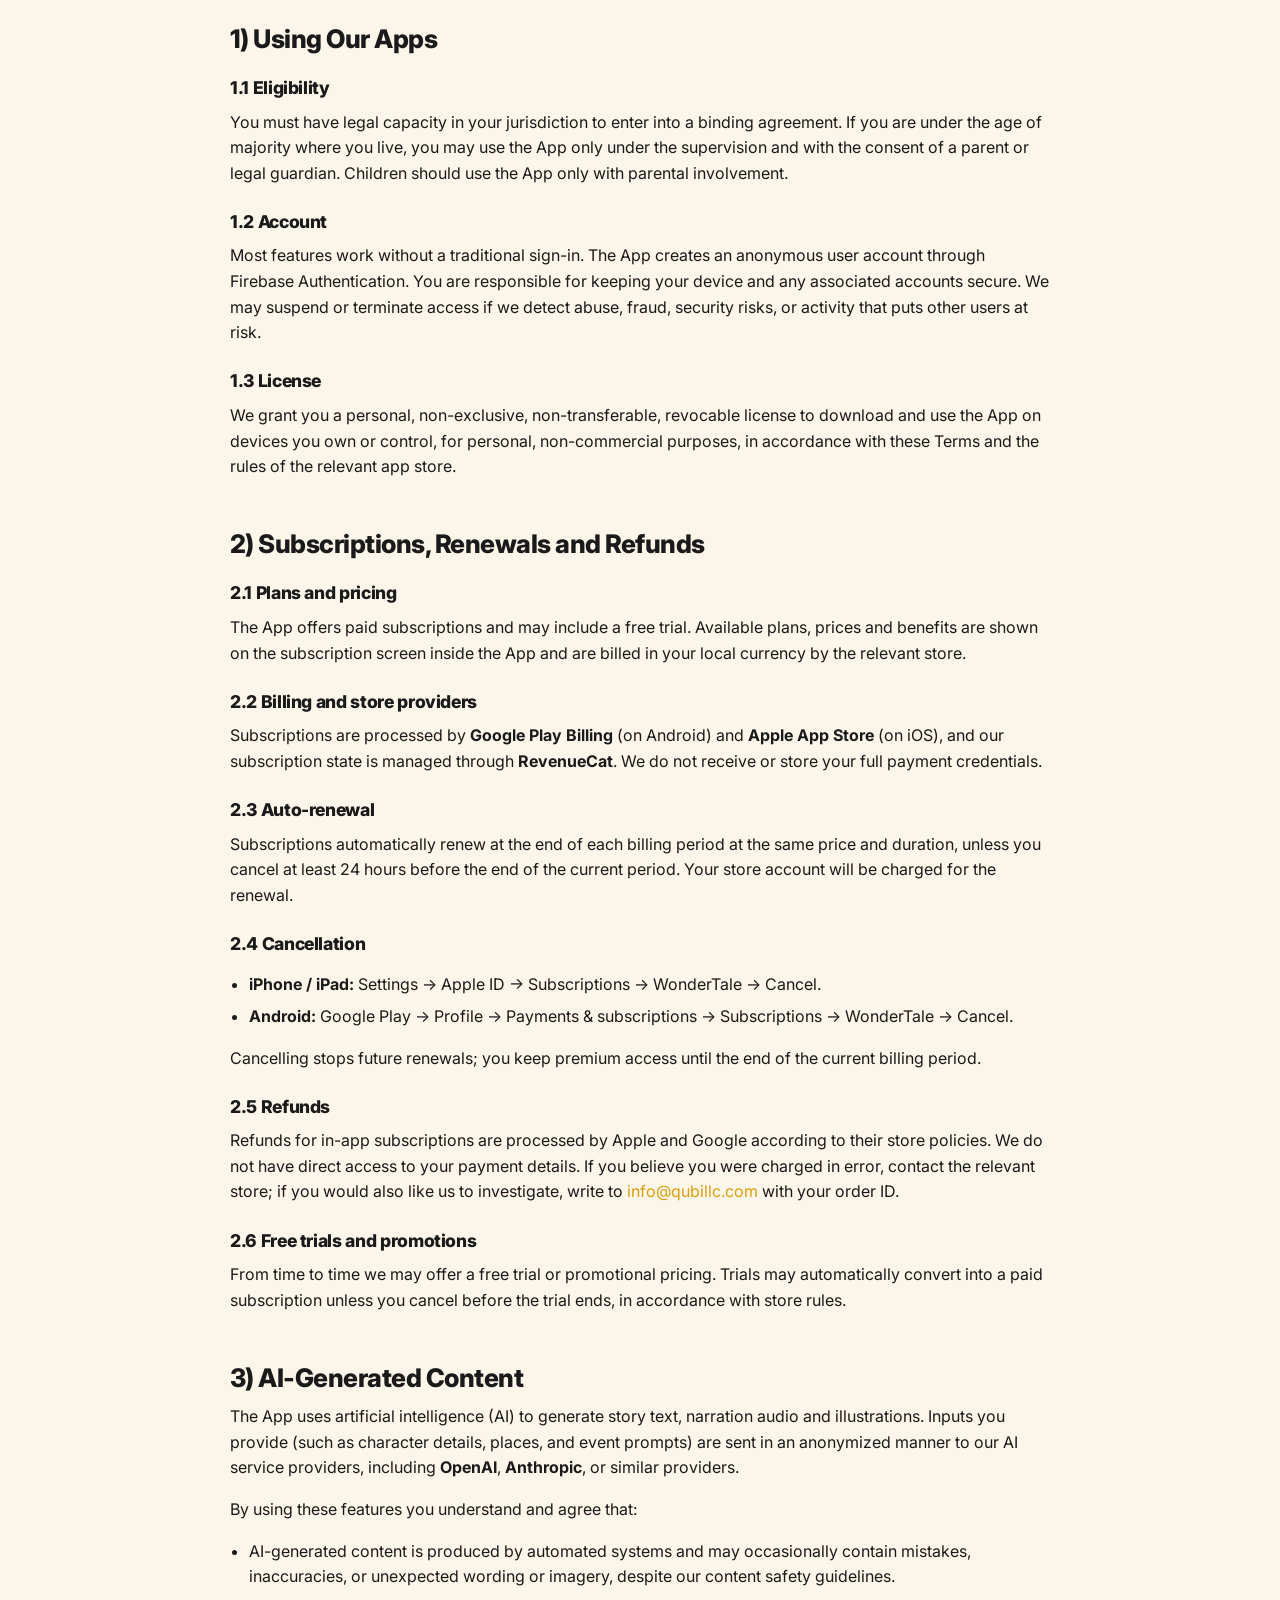
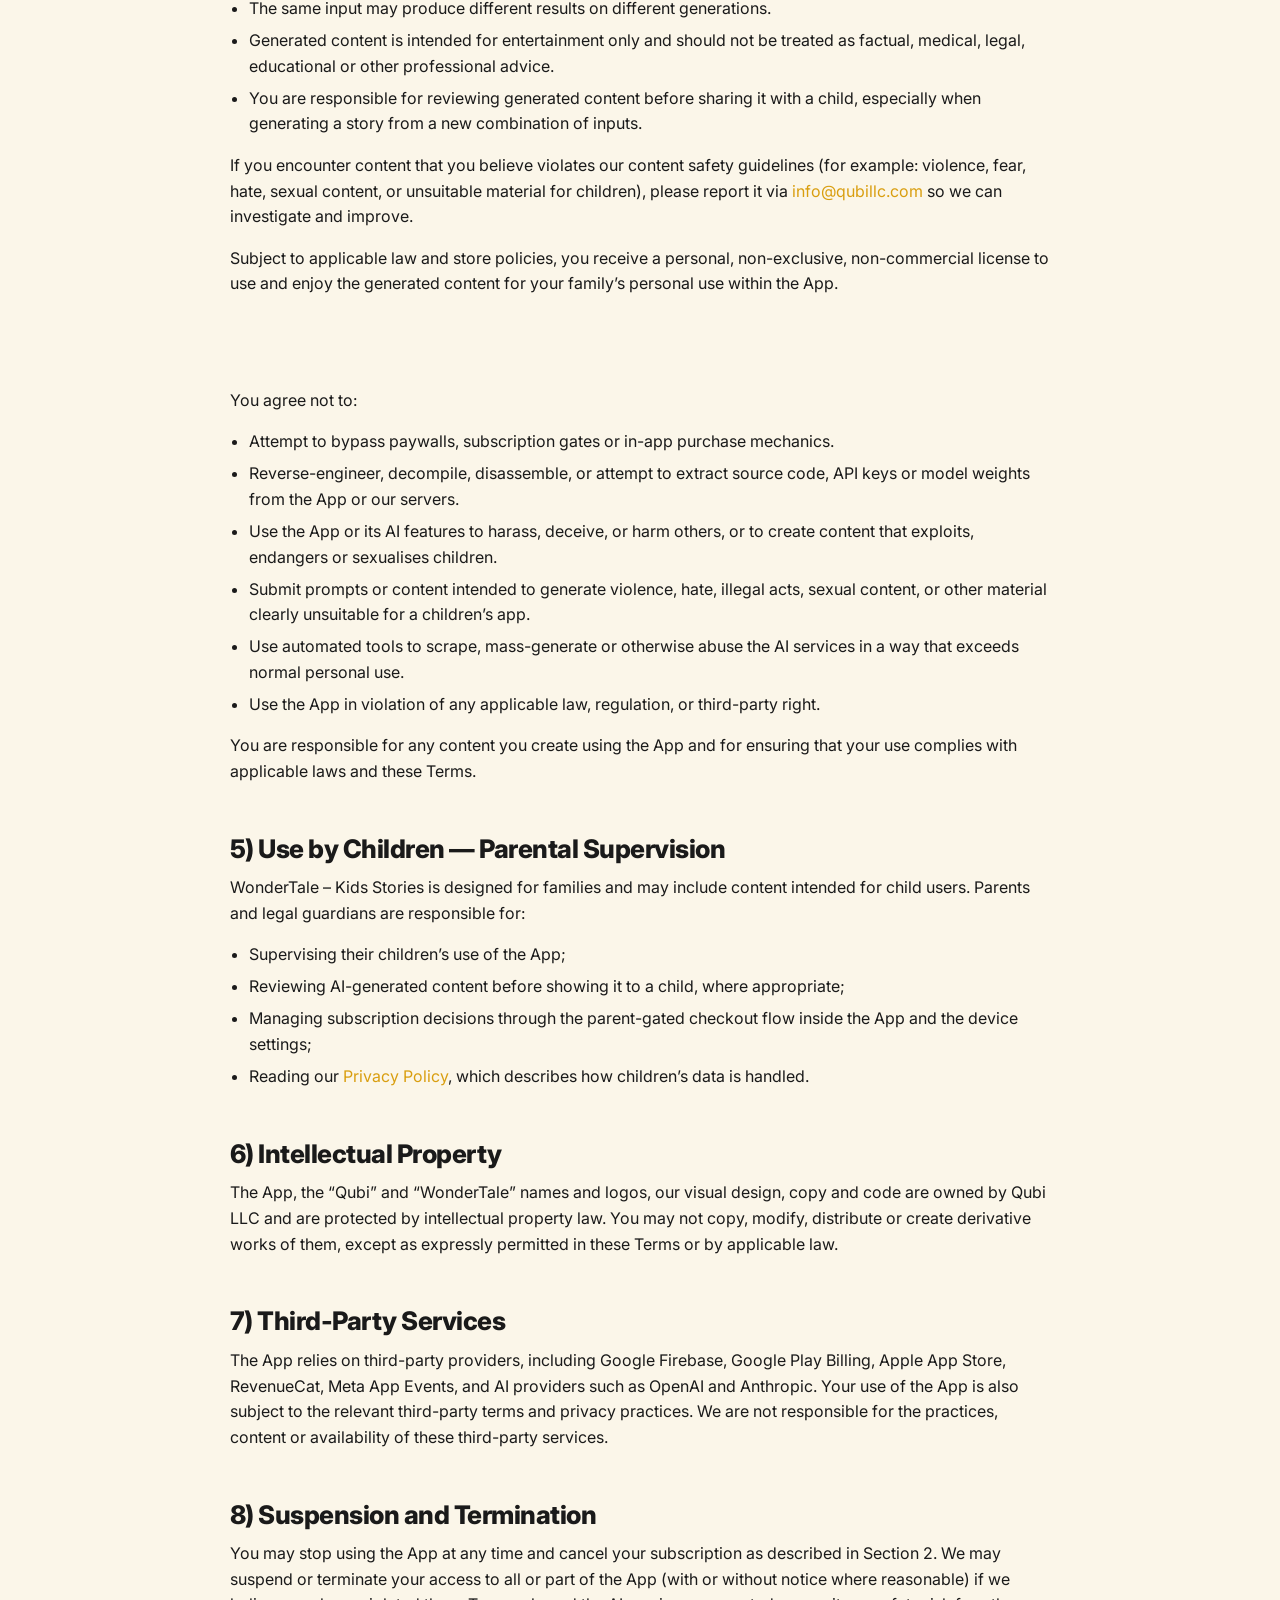
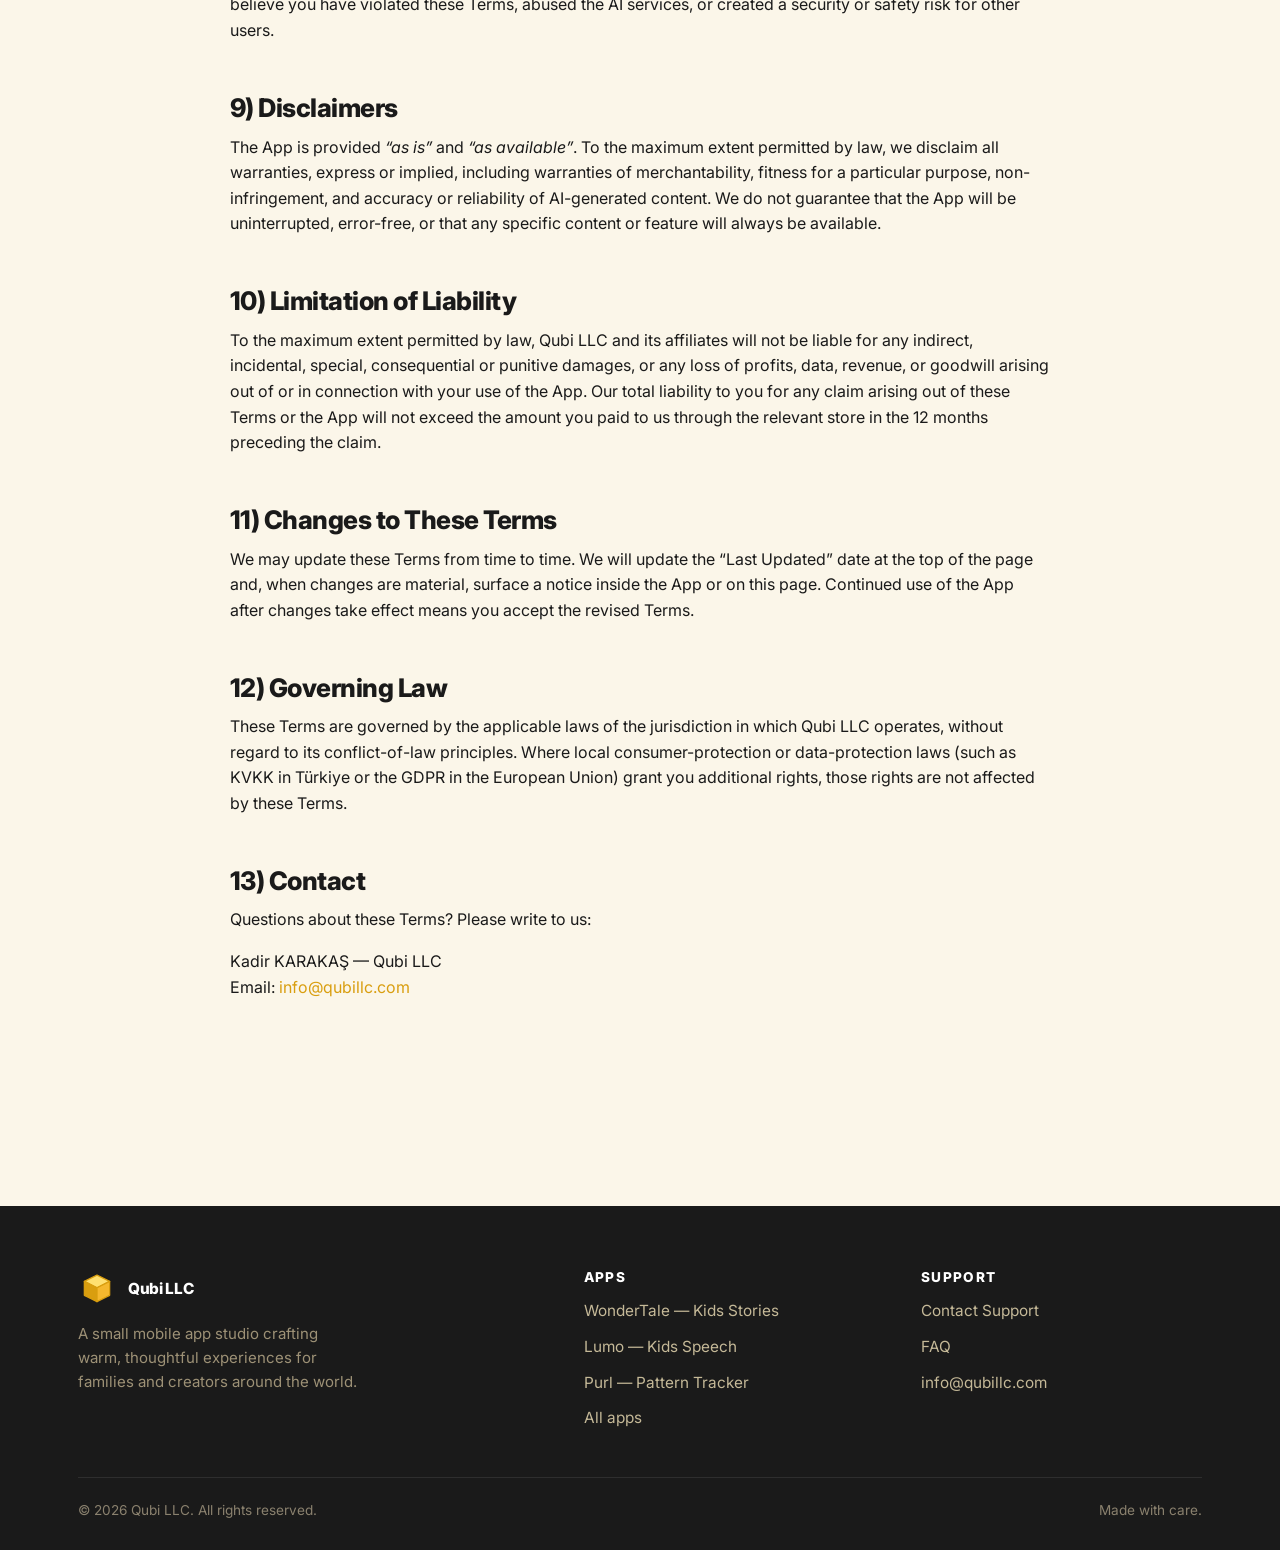
<file: wondertale-terms.html>
<!doctype html>
<html lang="en">
<head>
  <meta charset="utf-8">
  <meta name="viewport" content="width=device-width, initial-scale=1">
  <title>Terms of Use &mdash; Qubi LLC</title>
  <meta name="description" content="Terms of Use for Qubi LLC apps and WonderTale — Kids Stories: subscriptions, auto-renewal, cancellation, refunds, AI-generated content, acceptable use.">
  <link rel="preconnect" href="https://fonts.googleapis.com">
  <link rel="preconnect" href="https://fonts.gstatic.com" crossorigin>
  <link href="https://fonts.googleapis.com/css2?family=Inter:wght@400;500;600;700;800;900&display=swap" rel="stylesheet">
  <link rel="stylesheet" href="/assets/css/style.css">
</head>
<body class="lang-en">

  <header class="site-header">
    <div class="container nav">
      <a href="/" class="brand">
        <svg class="brand-logo" viewBox="0 0 60 60" aria-hidden="true"><g stroke="#D99E0F" stroke-width="2" stroke-linejoin="round" stroke-linecap="round"><polygon points="30,8 50,18 30,28 10,18" fill="#FFE070"/><polygon points="10,18 30,28 30,50 10,40" fill="#D99E0F"/><polygon points="50,18 30,28 30,50 50,40" fill="#F5B82E"/></g></svg>
        Qubi LLC
      </a>
      <button class="nav-toggle" aria-label="Toggle menu" aria-expanded="false"><span></span><span></span><span></span></button>
      <ul class="nav-links">
        <li><a href="/"><span class="lang-only-en">Home</span><span class="lang-only-tr">Ana Sayfa</span></a></li>
        <li><a href="/apps"><span class="lang-only-en">Apps</span><span class="lang-only-tr">Uygulamalar</span></a></li>
        <li><a href="/about"><span class="lang-only-en">About</span><span class="lang-only-tr">Hakkımızda</span></a></li>
        <li><a href="/support" class="active"><span class="lang-only-en">Support</span><span class="lang-only-tr">Destek</span></a></li>
        <li><a href="/contact"><span class="lang-only-en">Contact</span><span class="lang-only-tr">İletişim</span></a></li>
        <li class="nav-lang">
          <div class="lang-switch lang-switch-sm" role="tablist" aria-label="Language">
            <button type="button" data-lang="en" class="is-active" role="tab" aria-selected="true">EN</button>
            <button type="button" data-lang="tr" role="tab" aria-selected="false">TR</button>
          </div>
        </li>
      </ul>
    </div>
  </header>

  <main>
    <section>
      <div class="container">
        <nav class="crumbs" aria-label="Breadcrumb">
          <a href="/"><span class="lang-only-en">Home</span><span class="lang-only-tr">Ana Sayfa</span></a><span class="sep">/</span>
          <a href="/apps"><span class="lang-only-en">Apps</span><span class="lang-only-tr">Uygulamalar</span></a><span class="sep">/</span>
          <a href="/wondertale">WonderTale</a><span class="sep">/</span>
          <span class="current"><span class="lang-only-en">Terms of Use</span><span class="lang-only-tr">Kullanım Koşulları</span></span>
        </nav>
        <div class="doc-hero">
          <div>
            <h1>
              <span class="lang-only-en">WonderTale Terms of Use</span>
              <span class="lang-only-tr">WonderTale Kullanım Koşulları</span>
            </h1>
            <p>
              <span class="lang-only-en">Please read these terms carefully before using Qubi apps and services.</span>
              <span class="lang-only-tr">Qubi uygulamalarını ve hizmetlerini kullanmadan önce lütfen bu koşulları dikkatlice okuyun.</span>
            </p>
          </div>
          <div class="mascot-wrap size-lg" aria-hidden="true">
            <img class="mascot-img" src="/assets/img/qubi_cube.png" alt="Qubi mascot" width="320" height="320" decoding="async">
            <svg class="deco-spark p1" viewBox="0 0 24 24" fill="currentColor"><path d="M12 2l2.4 6.6L21 11l-6.6 2.4L12 20l-2.4-6.6L3 11l6.6-2.4z"/></svg>
            <svg class="deco-spark p2" viewBox="0 0 24 24" fill="currentColor"><path d="M12 2l2.4 6.6L21 11l-6.6 2.4L12 20l-2.4-6.6L3 11l6.6-2.4z"/></svg>
            <svg class="deco-spark p3" viewBox="0 0 24 24" fill="currentColor"><path d="M12 2l2.4 6.6L21 11l-6.6 2.4L12 20l-2.4-6.6L3 11l6.6-2.4z"/></svg>
            <svg class="deco-spark p4" viewBox="0 0 24 24" fill="currentColor"><path d="M12 2l2.4 6.6L21 11l-6.6 2.4L12 20l-2.4-6.6L3 11l6.6-2.4z"/></svg>
          </div>
        </div>

        <div class="list-card">
          <a class="list-row" data-section="using-our-apps" href="#using-our-apps-en">
            <span class="icon-circle" aria-hidden="true"><svg viewBox="0 0 24 24"><rect x="7" y="3" width="10" height="18" rx="2"/><line x1="11" y1="18" x2="13" y2="18"/></svg></span>
            <div>
              <h3>
                <span class="lang-only-en">Using Our Apps</span>
                <span class="lang-only-tr">Uygulamalarımızı Kullanma</span>
              </h3>
              <p>
                <span class="lang-only-en">Who can use our apps and what they are licensed for.</span>
                <span class="lang-only-tr">Uygulamalarımızı kimler kullanabilir ve hangi amaçla lisanslanmıştır.</span>
              </p>
            </div>
            <span class="chev">&rsaquo;</span>
          </a>
          <a class="list-row" data-section="subscriptions" href="#subscriptions-en">
            <span class="icon-circle" aria-hidden="true"><svg viewBox="0 0 24 24"><path d="M4 12a8 8 0 0114-5l2-2v6h-6l2-2a6 6 0 00-10 3"/><path d="M20 12a8 8 0 01-14 5l-2 2v-6h6l-2 2a6 6 0 0010-3"/></svg></span>
            <div>
              <h3>
                <span class="lang-only-en">Subscriptions, Renewals &amp; Refunds</span>
                <span class="lang-only-tr">Abonelik, Yenileme ve İadeler</span>
              </h3>
              <p>
                <span class="lang-only-en">Auto-renewal, cancellation, and refunds handled by app stores.</span>
                <span class="lang-only-tr">Otomatik yenileme, iptal ve uygulama mağazaları üzerinden iadeler.</span>
              </p>
            </div>
            <span class="chev">&rsaquo;</span>
          </a>
          <a class="list-row" data-section="ai-content" href="#ai-content-en">
            <span class="icon-circle" aria-hidden="true"><svg viewBox="0 0 24 24"><path d="M12 2l2.4 6.6L21 11l-6.6 2.4L12 20l-2.4-6.6L3 11l6.6-2.4z"/></svg></span>
            <div>
              <h3>
                <span class="lang-only-en">AI-Generated Content</span>
                <span class="lang-only-tr">Yapay Zeka ile Üretilen İçerik</span>
              </h3>
              <p>
                <span class="lang-only-en">Stories, narration and illustrations created by AI &mdash; what to expect.</span>
                <span class="lang-only-tr">Yapay zeka ile üretilen hikayeler, anlatım ve görseller &mdash; ne beklemelisiniz.</span>
              </p>
            </div>
            <span class="chev">&rsaquo;</span>
          </a>
          <a class="list-row" data-section="user-responsibilities" href="#user-responsibilities-en">
            <span class="icon-circle" aria-hidden="true"><svg viewBox="0 0 24 24"><circle cx="12" cy="8" r="4"/><path d="M4 20c1.5-4 5-6 8-6s6.5 2 8 6"/></svg></span>
            <div>
              <h3>
                <span class="lang-only-en">User Responsibilities</span>
                <span class="lang-only-tr">Kullanıcı Sorumlulukları</span>
              </h3>
              <p>
                <span class="lang-only-en">Acceptable use rules and what we ask you not to do.</span>
                <span class="lang-only-tr">Kabul edilebilir kullanım kuralları ve yapılmamasını rica ettiklerimiz.</span>
              </p>
            </div>
            <span class="chev">&rsaquo;</span>
          </a>
          <a class="list-row" data-section="contact" href="#contact-en">
            <span class="icon-circle" aria-hidden="true"><svg viewBox="0 0 24 24"><rect x="3" y="6" width="18" height="14" rx="2"/><path d="M3 8l9 6 9-6"/></svg></span>
            <div>
              <h3>
                <span class="lang-only-en">Contact</span>
                <span class="lang-only-tr">İletişim</span>
              </h3>
              <p>
                <span class="lang-only-en">How to reach us with questions about these Terms.</span>
                <span class="lang-only-tr">Bu Koşullar hakkındaki sorular için bize nasıl ulaşabilirsiniz.</span>
              </p>
            </div>
            <span class="chev">&rsaquo;</span>
          </a>
        </div>

        <div class="last-updated">
          <svg class="sparkle" viewBox="0 0 24 24" fill="currentColor"><path d="M12 2l2.4 6.6L21 11l-6.6 2.4L12 20l-2.4-6.6L3 11l6.6-2.4z"/></svg>
          <span class="lang-only-en">Effective Date: 13.04.2026 &nbsp;&middot;&nbsp; Last Updated: 21.05.2026</span>
          <span class="lang-only-tr">Yürürlük Tarihi: 13.04.2026 &nbsp;&middot;&nbsp; Son Güncelleme: 21.05.2026</span>
          <svg class="sparkle" viewBox="0 0 24 24" fill="currentColor"><path d="M12 2l2.4 6.6L21 11l-6.6 2.4L12 20l-2.4-6.6L3 11l6.6-2.4z"/></svg>
        </div>

        <!-- ─── English ──────────────────────────────────────────────── -->
        <article class="doc-detail lang-only-en" id="en">
          <p><strong>App:</strong> WonderTale &ndash; Kids Stories<br>
          <strong>Provider / Developer:</strong> Kadir KARAKAŞ &mdash; Qubi LLC<br>
          <strong>Contact:</strong> <a href="mailto:info@qubillc.com">info@qubillc.com</a></p>

          <p>These Terms of Use (&ldquo;Terms&rdquo;) govern your access to and use of the apps and services offered by <strong>Qubi LLC</strong>, including <strong>WonderTale &ndash; Kids Stories</strong> (the &ldquo;App&rdquo;). By installing or using the App, you agree to these Terms. If you do not agree, please do not use the App.</p>

          <p>Our App may provide content intended for children. For this reason, child safety and parental supervision are central to how we expect the App to be used. Please review our <a href="/wondertale/privacy-policy">Privacy Policy</a> as well; it forms an integral part of these Terms.</p>

          <h2 id="using-our-apps-en">1) Using Our Apps</h2>

          <h3>1.1 Eligibility</h3>
          <p>You must have legal capacity in your jurisdiction to enter into a binding agreement. If you are under the age of majority where you live, you may use the App only under the supervision and with the consent of a parent or legal guardian. Children should use the App only with parental involvement.</p>

          <h3>1.2 Account</h3>
          <p>Most features work without a traditional sign-in. The App creates an anonymous user account through Firebase Authentication. You are responsible for keeping your device and any associated accounts secure. We may suspend or terminate access if we detect abuse, fraud, security risks, or activity that puts other users at risk.</p>

          <h3>1.3 License</h3>
          <p>We grant you a personal, non-exclusive, non-transferable, revocable license to download and use the App on devices you own or control, for personal, non-commercial purposes, in accordance with these Terms and the rules of the relevant app store.</p>

          <h2 id="subscriptions-en">2) Subscriptions, Renewals and Refunds</h2>

          <h3>2.1 Plans and pricing</h3>
          <p>The App offers paid subscriptions and may include a free trial. Available plans, prices and benefits are shown on the subscription screen inside the App and are billed in your local currency by the relevant store.</p>

          <h3>2.2 Billing and store providers</h3>
          <p>Subscriptions are processed by <strong>Google Play Billing</strong> (on Android) and <strong>Apple App Store</strong> (on iOS), and our subscription state is managed through <strong>RevenueCat</strong>. We do not receive or store your full payment credentials.</p>

          <h3>2.3 Auto-renewal</h3>
          <p>Subscriptions automatically renew at the end of each billing period at the same price and duration, unless you cancel at least 24 hours before the end of the current period. Your store account will be charged for the renewal.</p>

          <h3>2.4 Cancellation</h3>
          <ul>
            <li><strong>iPhone / iPad:</strong> Settings &rarr; Apple ID &rarr; Subscriptions &rarr; WonderTale &rarr; Cancel.</li>
            <li><strong>Android:</strong> Google Play &rarr; Profile &rarr; Payments &amp; subscriptions &rarr; Subscriptions &rarr; WonderTale &rarr; Cancel.</li>
          </ul>
          <p>Cancelling stops future renewals; you keep premium access until the end of the current billing period.</p>

          <h3>2.5 Refunds</h3>
          <p>Refunds for in-app subscriptions are processed by Apple and Google according to their store policies. We do not have direct access to your payment details. If you believe you were charged in error, contact the relevant store; if you would also like us to investigate, write to <a href="mailto:info@qubillc.com">info@qubillc.com</a> with your order ID.</p>

          <h3>2.6 Free trials and promotions</h3>
          <p>From time to time we may offer a free trial or promotional pricing. Trials may automatically convert into a paid subscription unless you cancel before the trial ends, in accordance with store rules.</p>

          <h2 id="ai-content-en">3) AI-Generated Content</h2>
          <p>The App uses artificial intelligence (AI) to generate story text, narration audio and illustrations. Inputs you provide (such as character details, places, and event prompts) are sent in an anonymized manner to our AI service providers, including <strong>OpenAI</strong>, <strong>Anthropic</strong>, or similar providers.</p>
          <p>By using these features you understand and agree that:</p>
          <ul>
            <li>AI-generated content is produced by automated systems and may occasionally contain mistakes, inaccuracies, or unexpected wording or imagery, despite our content safety guidelines.</li>
            <li>The same input may produce different results on different generations.</li>
            <li>Generated content is intended for entertainment only and should not be treated as factual, medical, legal, educational or other professional advice.</li>
            <li>You are responsible for reviewing generated content before sharing it with a child, especially when generating a story from a new combination of inputs.</li>
          </ul>
          <p>If you encounter content that you believe violates our content safety guidelines (for example: violence, fear, hate, sexual content, or unsuitable material for children), please report it via <a href="mailto:info@qubillc.com">info@qubillc.com</a> so we can investigate and improve.</p>
          <p>Subject to applicable law and store policies, you receive a personal, non-exclusive, non-commercial license to use and enjoy the generated content for your family&rsquo;s personal use within the App.</p>

          <h2 id="user-responsibilities-en">4) User Responsibilities and Acceptable Use</h2>
          <p>You agree not to:</p>
          <ul>
            <li>Attempt to bypass paywalls, subscription gates or in-app purchase mechanics.</li>
            <li>Reverse-engineer, decompile, disassemble, or attempt to extract source code, API keys or model weights from the App or our servers.</li>
            <li>Use the App or its AI features to harass, deceive, or harm others, or to create content that exploits, endangers or sexualises children.</li>
            <li>Submit prompts or content intended to generate violence, hate, illegal acts, sexual content, or other material clearly unsuitable for a children&rsquo;s app.</li>
            <li>Use automated tools to scrape, mass-generate or otherwise abuse the AI services in a way that exceeds normal personal use.</li>
            <li>Use the App in violation of any applicable law, regulation, or third-party right.</li>
          </ul>
          <p>You are responsible for any content you create using the App and for ensuring that your use complies with applicable laws and these Terms.</p>

          <h2 id="children-en">5) Use by Children &mdash; Parental Supervision</h2>
          <p>WonderTale &ndash; Kids Stories is designed for families and may include content intended for child users. Parents and legal guardians are responsible for:</p>
          <ul>
            <li>Supervising their children&rsquo;s use of the App;</li>
            <li>Reviewing AI-generated content before showing it to a child, where appropriate;</li>
            <li>Managing subscription decisions through the parent-gated checkout flow inside the App and the device settings;</li>
            <li>Reading our <a href="/wondertale/privacy-policy">Privacy Policy</a>, which describes how children&rsquo;s data is handled.</li>
          </ul>

          <h2 id="intellectual-property-en">6) Intellectual Property</h2>
          <p>The App, the &ldquo;Qubi&rdquo; and &ldquo;WonderTale&rdquo; names and logos, our visual design, copy and code are owned by Qubi LLC and are protected by intellectual property law. You may not copy, modify, distribute or create derivative works of them, except as expressly permitted in these Terms or by applicable law.</p>

          <h2 id="third-party-en">7) Third-Party Services</h2>
          <p>The App relies on third-party providers, including Google Firebase, Google Play Billing, Apple App Store, RevenueCat, Meta App Events, and AI providers such as OpenAI and Anthropic. Your use of the App is also subject to the relevant third-party terms and privacy practices. We are not responsible for the practices, content or availability of these third-party services.</p>

          <h2 id="termination-en">8) Suspension and Termination</h2>
          <p>You may stop using the App at any time and cancel your subscription as described in Section 2. We may suspend or terminate your access to all or part of the App (with or without notice where reasonable) if we believe you have violated these Terms, abused the AI services, or created a security or safety risk for other users.</p>

          <h2 id="disclaimers-en">9) Disclaimers</h2>
          <p>The App is provided <em>&ldquo;as is&rdquo;</em> and <em>&ldquo;as available&rdquo;</em>. To the maximum extent permitted by law, we disclaim all warranties, express or implied, including warranties of merchantability, fitness for a particular purpose, non-infringement, and accuracy or reliability of AI-generated content. We do not guarantee that the App will be uninterrupted, error-free, or that any specific content or feature will always be available.</p>

          <h2 id="liability-en">10) Limitation of Liability</h2>
          <p>To the maximum extent permitted by law, Qubi LLC and its affiliates will not be liable for any indirect, incidental, special, consequential or punitive damages, or any loss of profits, data, revenue, or goodwill arising out of or in connection with your use of the App. Our total liability to you for any claim arising out of these Terms or the App will not exceed the amount you paid to us through the relevant store in the 12 months preceding the claim.</p>

          <h2 id="changes-en">11) Changes to These Terms</h2>
          <p>We may update these Terms from time to time. We will update the &ldquo;Last Updated&rdquo; date at the top of the page and, when changes are material, surface a notice inside the App or on this page. Continued use of the App after changes take effect means you accept the revised Terms.</p>

          <h2 id="governing-law-en">12) Governing Law</h2>
          <p>These Terms are governed by the applicable laws of the jurisdiction in which Qubi LLC operates, without regard to its conflict-of-law principles. Where local consumer-protection or data-protection laws (such as KVKK in T&uuml;rkiye or the GDPR in the European Union) grant you additional rights, those rights are not affected by these Terms.</p>

          <h2 id="contact-en">13) Contact</h2>
          <p>Questions about these Terms? Please write to us:</p>
          <p>Kadir KARAKAŞ &mdash; Qubi LLC<br>
          Email: <a href="mailto:info@qubillc.com">info@qubillc.com</a></p>
        </article>

        <!-- ─── Türkçe ──────────────────────────────────────────────── -->
        <article class="doc-detail lang-only-tr" id="tr">
          <p><strong>Uygulama:</strong> WonderTale &ndash; Kids Stories<br>
          <strong>Sağlayıcı / Geliştirici:</strong> Kadir KARAKAŞ &mdash; Qubi LLC<br>
          <strong>İletişim:</strong> <a href="mailto:info@qubillc.com">info@qubillc.com</a></p>

          <p>Bu Kullanım Koşulları (&ldquo;Koşullar&rdquo;), <strong>Qubi LLC</strong> tarafından sunulan ve <strong>WonderTale &ndash; Kids Stories</strong> (&ldquo;Uygulama&rdquo;) dahil olmak üzere tüm uygulama ve hizmetlere erişiminizi ve kullanımınızı düzenler. Uygulamayı yükleyerek veya kullanarak bu Koşulları kabul etmiş olursunuz. Kabul etmiyorsanız lütfen Uygulamayı kullanmayın.</p>

          <p>Uygulamamız çocuklara yönelik içerikler sunabilir. Bu nedenle çocuk güvenliği ve ebeveyn denetimi, Uygulamanın kullanımının merkezindedir. Lütfen <a href="/wondertale/privacy-policy">Gizlilik Politikamızı</a> da inceleyin; bu politika Koşulların ayrılmaz bir parçasıdır.</p>

          <h2 id="using-our-apps-tr">1) Uygulamalarımızı Kullanma</h2>

          <h3>1.1 Uygunluk</h3>
          <p>Bulunduğunuz ülkenin yasaları çerçevesinde bağlayıcı bir sözleşme yapma ehliyetine sahip olmanız gerekir. Reşit değilseniz Uygulamayı yalnızca bir ebeveyn veya yasal vasinin denetimi ve onayı ile kullanabilirsiniz. Çocuklar Uygulamayı yalnızca ebeveyn katılımı ile kullanmalıdır.</p>

          <h3>1.2 Hesap</h3>
          <p>Çoğu özellik klasik bir oturum açma olmadan çalışır. Uygulama, Firebase Authentication üzerinden anonim bir kullanıcı hesabı oluşturur. Cihazınızın ve ilişkili hesapların güvenliğinden siz sorumlusunuz. Kötüye kullanım, sahtecilik, güvenlik riski veya diğer kullanıcıları riske atan etkinlik tespit edersek erişimi askıya alabilir veya sonlandırabiliriz.</p>

          <h3>1.3 Lisans</h3>
          <p>Size, bu Koşullar ve ilgili uygulama mağazasının kuralları çerçevesinde, sahip olduğunuz veya kontrol ettiğiniz cihazlara Uygulamayı kişisel ve ticari olmayan amaçlarla indirme ve kullanma konusunda kişisel, münhasır olmayan, devredilemez ve geri alınabilir bir lisans veririz.</p>

          <h2 id="subscriptions-tr">2) Abonelik, Yenileme ve İadeler</h2>

          <h3>2.1 Planlar ve fiyatlandırma</h3>
          <p>Uygulama ücretli abonelikler sunar ve ücretsiz deneme süresi içerebilir. Mevcut planlar, fiyatlar ve avantajlar Uygulama içindeki abonelik ekranında gösterilir ve ilgili mağaza tarafından yerel para biriminizle faturalandırılır.</p>

          <h3>2.2 Faturalandırma ve mağaza sağlayıcılar</h3>
          <p>Abonelikler Android tarafında <strong>Google Play Faturalandırma</strong>, iOS tarafında <strong>Apple App Store</strong> üzerinden işlenir; abonelik durumu <strong>RevenueCat</strong> ile yönetilir. Tam ödeme bilgilerinizi biz almayız ve saklamayız.</p>

          <h3>2.3 Otomatik yenileme</h3>
          <p>Abonelikler, mevcut dönemin bitiminden en az 24 saat önce iptal etmediğiniz sürece, her dönem sonunda aynı fiyat ve süreyle otomatik olarak yenilenir. Yenileme bedeli mağaza hesabınızdan tahsil edilir.</p>

          <h3>2.4 İptal</h3>
          <ul>
            <li><strong>iPhone / iPad:</strong> Ayarlar &rarr; Apple Kimliği &rarr; Abonelikler &rarr; WonderTale &rarr; İptal Et.</li>
            <li><strong>Android:</strong> Google Play &rarr; Profil &rarr; Ödemeler ve abonelikler &rarr; Abonelikler &rarr; WonderTale &rarr; İptal Et.</li>
          </ul>
          <p>İptal, sonraki yenilemeleri durdurur; mevcut faturalama döneminin sonuna kadar premium erişiminiz devam eder.</p>

          <h3>2.5 İadeler</h3>
          <p>Uygulama içi abonelik iadeleri, Apple ve Google&rsquo;ın kendi mağaza politikaları çerçevesinde işlenir. Ödeme bilgilerinize doğrudan erişimimiz yoktur. Hatalı bir tahsilat olduğunu düşünüyorsanız öncelikle ilgili mağaza ile iletişime geçin; ayrıca bizim de incelemememizi isterseniz sipariş kimliğinizle birlikte <a href="mailto:info@qubillc.com">info@qubillc.com</a> adresine yazın.</p>

          <h3>2.6 Ücretsiz deneme ve promosyonlar</h3>
          <p>Zaman zaman ücretsiz deneme veya promosyon fiyatlandırması sunabiliriz. Denemeler, mağaza kuralları çerçevesinde, deneme bitmeden iptal edilmedikçe otomatik olarak ücretli aboneliğe dönüşebilir.</p>

          <h2 id="ai-content-tr">3) Yapay Zeka ile Üretilen İçerik</h2>
          <p>Uygulama; hikaye metni, anlatım sesi ve görsellerini yapay zeka (AI) kullanarak üretir. Sağladığınız girdiler (karakter detayları, mekan, olay/prompt vb.) hizmet sağlayıcılarımıza &mdash; <strong>OpenAI</strong>, <strong>Anthropic</strong> veya benzeri sağlayıcılar &mdash; anonimleştirilerek iletilir.</p>
          <p>Bu özellikleri kullanarak şunları anladığınızı ve kabul ettiğinizi onaylarsınız:</p>
          <ul>
            <li>AI ile üretilen içerikler otomatik sistemler tarafından üretilir; içerik güvenlik kurallarımıza rağmen bazen hatalı, tutarsız ya da beklenmedik metin/görsel içerebilir.</li>
            <li>Aynı girdi farklı üretimlerde farklı sonuçlar verebilir.</li>
            <li>Üretilen içerik yalnızca eğlence amaçlıdır; tıbbi, hukuki, eğitsel veya benzeri profesyonel tavsiye olarak değerlendirilmemelidir.</li>
            <li>Yeni bir girdi kombinasyonuyla üretilen hikayeyi çocuğunuza göstermeden önce içeriği incelemek sizin sorumluluğunuzdadır.</li>
          </ul>
          <p>Şiddet, korku, nefret, cinsel içerik veya çocuk uygulamasına uygun olmadığını düşündüğünüz içeriklerle karşılaşırsanız lütfen <a href="mailto:info@qubillc.com">info@qubillc.com</a> üzerinden bize bildirin; inceleyip iyileştireceğiz.</p>
          <p>İlgili yasalar ve mağaza politikaları saklı kalmak kaydıyla, üretilen içeriği aileniz için kişisel ve ticari olmayan amaçla Uygulama içinde kullanmanız için kişisel ve münhasır olmayan bir lisansa sahip olursunuz.</p>

          <h2 id="user-responsibilities-tr">4) Kullanıcı Sorumlulukları ve Kabul Edilebilir Kullanım</h2>
          <p>Şunları yapmamayı kabul edersiniz:</p>
          <ul>
            <li>Ödeme duvarlarını, abonelik kapılarını veya uygulama içi satın alma mekanizmalarını aşmaya çalışmamak.</li>
            <li>Uygulamayı veya sunucularımızı tersine mühendislik yapmamak, kaynak kodu, API anahtarları veya model ağırlıklarını çıkarmaya çalışmamak.</li>
            <li>Uygulamayı veya AI özelliklerini başkalarını rahatsız etmek, aldatmak, zarar vermek; çocukları istismar eden, tehlikeye atan veya cinselleştiren içerik üretmek için kullanmamak.</li>
            <li>Şiddet, nefret, yasa dışı eylemler, cinsel içerik veya çocuk uygulamasına açıkça uygun olmayan içerik üretmeye yönelik prompt/içerik göndermemek.</li>
            <li>Normal kişisel kullanımı aşacak şekilde, otomatik araçlarla AI hizmetlerini kazımak/toplu üretmek veya başka şekilde suistimal etmemek.</li>
            <li>Uygulamayı geçerli herhangi bir kanun, mevzuat veya üçüncü taraf hakkını ihlal edecek şekilde kullanmamak.</li>
          </ul>
          <p>Uygulama ile oluşturduğunuz içerikten siz sorumlusunuz; kullanımınızın geçerli yasalara ve bu Koşullara uygun olduğundan emin olmak da sizin sorumluluğunuzdadır.</p>

          <h2 id="children-tr">5) Çocukların Kullanımı &mdash; Ebeveyn Denetimi</h2>
          <p>WonderTale &ndash; Kids Stories aileler için tasarlanmıştır ve çocuklara yönelik içerik içerebilir. Ebeveyn ve yasal vasiler aşağıdakilerden sorumludur:</p>
          <ul>
            <li>Çocuklarının Uygulamayı kullanımını denetlemek;</li>
            <li>Uygun olduğunda, AI ile üretilen içeriği çocuğa göstermeden önce incelemek;</li>
            <li>Abonelik kararlarını Uygulama içindeki ebeveyn doğrulamalı satın alma akışı ve cihaz ayarları üzerinden yönetmek;</li>
            <li>Çocuk verilerinin nasıl işlendiğini açıklayan <a href="/wondertale/privacy-policy">Gizlilik Politikamızı</a> okumak.</li>
          </ul>

          <h2 id="intellectual-property-tr">6) Fikri Mülkiyet</h2>
          <p>Uygulama; &ldquo;Qubi&rdquo; ve &ldquo;WonderTale&rdquo; adları ve logoları, görsel tasarımımız, metin ve kodumuz Qubi LLC&rsquo;ye aittir ve fikri mülkiyet hukuku ile korunur. Bu Koşullarda veya geçerli yasalarda açıkça izin verilen durumlar dışında, bu unsurları kopyalayamaz, değiştiremez, dağıtamaz veya türev çalışmalar oluşturamazsınız.</p>

          <h2 id="third-party-tr">7) Üçüncü Taraf Hizmetler</h2>
          <p>Uygulama; Google Firebase, Google Play Faturalandırma, Apple App Store, RevenueCat, Meta App Events ve OpenAI, Anthropic gibi AI sağlayıcılar dahil üçüncü taraf hizmet sağlayıcılara dayanır. Uygulamayı kullanmanız ayrıca ilgili üçüncü taraf koşullarına ve gizlilik uygulamalarına da tabidir. Bu üçüncü taraf hizmetlerin uygulamaları, içeriği veya erişilebilirliğinden sorumlu değiliz.</p>

          <h2 id="termination-tr">8) Askıya Alma ve Sonlandırma</h2>
          <p>Uygulamayı istediğiniz zaman kullanmayı bırakabilir ve aboneliğinizi 2. Bölümde anlatıldığı şekilde iptal edebilirsiniz. Bu Koşulları ihlal ettiğinizi, AI hizmetlerini suistimal ettiğinizi veya diğer kullanıcılar için güvenlik ya da emniyet riski oluşturduğunuzu düşünmemiz halinde, erişiminizi makul ölçüde bildirimli veya bildirimsiz olarak askıya alabilir ya da sonlandırabiliriz.</p>

          <h2 id="disclaimers-tr">9) Sorumluluk Reddi</h2>
          <p>Uygulama <em>&ldquo;olduğu gibi&rdquo;</em> ve <em>&ldquo;mevcut olduğu şekilde&rdquo;</em> sunulur. Geçerli yasaların izin verdiği azami ölçüde; ticari elverişlilik, belirli bir amaca uygunluk, ihlal etmeme ve AI ile üretilen içeriğin doğruluğu/güvenilirliği dahil tüm açık veya zımni garantileri reddederiz. Uygulamanın kesintisiz, hatasız çalışacağını veya belirli bir içerik ya da özelliğin her zaman erişilebilir olacağını garanti etmeyiz.</p>

          <h2 id="liability-tr">10) Sorumluluğun Sınırlandırılması</h2>
          <p>Geçerli yasaların izin verdiği azami ölçüde; Qubi LLC ve bağlı kuruluşları, Uygulamayı kullanmanızdan doğan veya bununla bağlantılı olarak; dolaylı, tesadüfi, özel, sonuçsal veya cezai zararlar ya da kâr, veri, gelir veya itibar kayıplarından sorumlu olmayacaktır. Bu Koşullardan veya Uygulamadan kaynaklanan herhangi bir talepteki toplam sorumluluğumuz, talebin ortaya çıkmasından önceki 12 ay içinde ilgili mağaza üzerinden bize ödediğiniz tutarı aşmayacaktır.</p>

          <h2 id="changes-tr">11) Bu Koşullardaki Değişiklikler</h2>
          <p>Bu Koşulları zaman zaman güncelleyebiliriz. Sayfanın üst kısmındaki &ldquo;Son Güncelleme&rdquo; tarihini güncelleriz ve önemli değişiklikleri Uygulama içinde veya bu sayfada uygun şekilde belirtiriz. Değişiklikler yürürlüğe girdikten sonra Uygulamayı kullanmaya devam etmeniz, güncellenmiş Koşulları kabul ettiğiniz anlamına gelir.</p>

          <h2 id="governing-law-tr">12) Uygulanacak Hukuk</h2>
          <p>Bu Koşullar, kanunlar ihtilafı kuralları dikkate alınmaksızın, Qubi LLC&rsquo;nin faaliyet gösterdiği yargı çevresinin uygulanabilir kanunlarına tabidir. Yerel tüketici koruma veya veri koruma kanunları (örneğin T&uuml;rkiye&rsquo;de KVKK veya Avrupa Birliği&rsquo;nde GDPR) size ek haklar tanıyorsa, bu Koşullar söz konusu haklarınızı etkilemez.</p>

          <h2 id="contact-tr">13) İletişim</h2>
          <p>Bu Koşullarla ilgili sorularınız için bize yazın:</p>
          <p>Kadir KARAKAŞ &mdash; Qubi LLC<br>
          E-posta: <a href="mailto:info@qubillc.com">info@qubillc.com</a></p>
        </article>
      </div>
    </section>
  </main>

  <footer class="site-footer">
    <div class="container">
      <div class="footer-grid">
        <div class="footer-brand">
          <a href="/" class="brand">
            <svg class="brand-logo" viewBox="0 0 60 60" aria-hidden="true"><g stroke="#D99E0F" stroke-width="2" stroke-linejoin="round" stroke-linecap="round"><polygon points="30,8 50,18 30,28 10,18" fill="#FFE070"/><polygon points="10,18 30,28 30,50 10,40" fill="#D99E0F"/><polygon points="50,18 30,28 30,50 50,40" fill="#F5B82E"/></g></svg>
            Qubi LLC
          </a>
          <p><span class="lang-only-en">A small mobile app studio crafting warm, thoughtful experiences for families and creators around the world.</span><span class="lang-only-tr">Dünyanın dört bir yanındaki aileler ve yaratıcılar için sıcak, özenli deneyimler üreten küçük bir mobil uygulama stüdyosu.</span></p>
        </div>
        <div>
          <h4><span class="lang-only-en">Apps</span><span class="lang-only-tr">Uygulamalar</span></h4>
          <ul>
            <li><a href="/wondertale">WonderTale &mdash; Kids Stories</a></li>
            <li><a href="/lumo">Lumo &mdash; Kids Speech</a></li>
            <li><a href="/purl">Purl &mdash; Pattern Tracker</a></li>
            <li><a href="/apps"><span class="lang-only-en">All apps</span><span class="lang-only-tr">Tüm uygulamalar</span></a></li>
          </ul>
        </div>
        <div>
          <h4><span class="lang-only-en">Support</span><span class="lang-only-tr">Destek</span></h4>
          <ul>
            <li><a href="/support"><span class="lang-only-en">Contact Support</span><span class="lang-only-tr">Destek</span></a></li>
            <li><a href="/support#faq"><span class="lang-only-en">FAQ</span><span class="lang-only-tr">SSS</span></a></li>
            <li><a href="mailto:info@qubillc.com">info@qubillc.com</a></li>
          </ul>
        </div>
      </div>
      <div class="footer-bottom">
        <span>&copy; <span id="year"></span> Qubi LLC. <span class="lang-only-en">All rights reserved.</span><span class="lang-only-tr">Tüm hakları saklıdır.</span></span>
        <span><span class="lang-only-en">Made with care.</span><span class="lang-only-tr">Özenle yapıldı.</span></span>
      </div>
    </div>
  </footer>

  <script>document.getElementById('year').textContent = new Date().getFullYear();</script>
  <script src="/assets/js/main.js" defer></script>
</body>
</html>
</file>
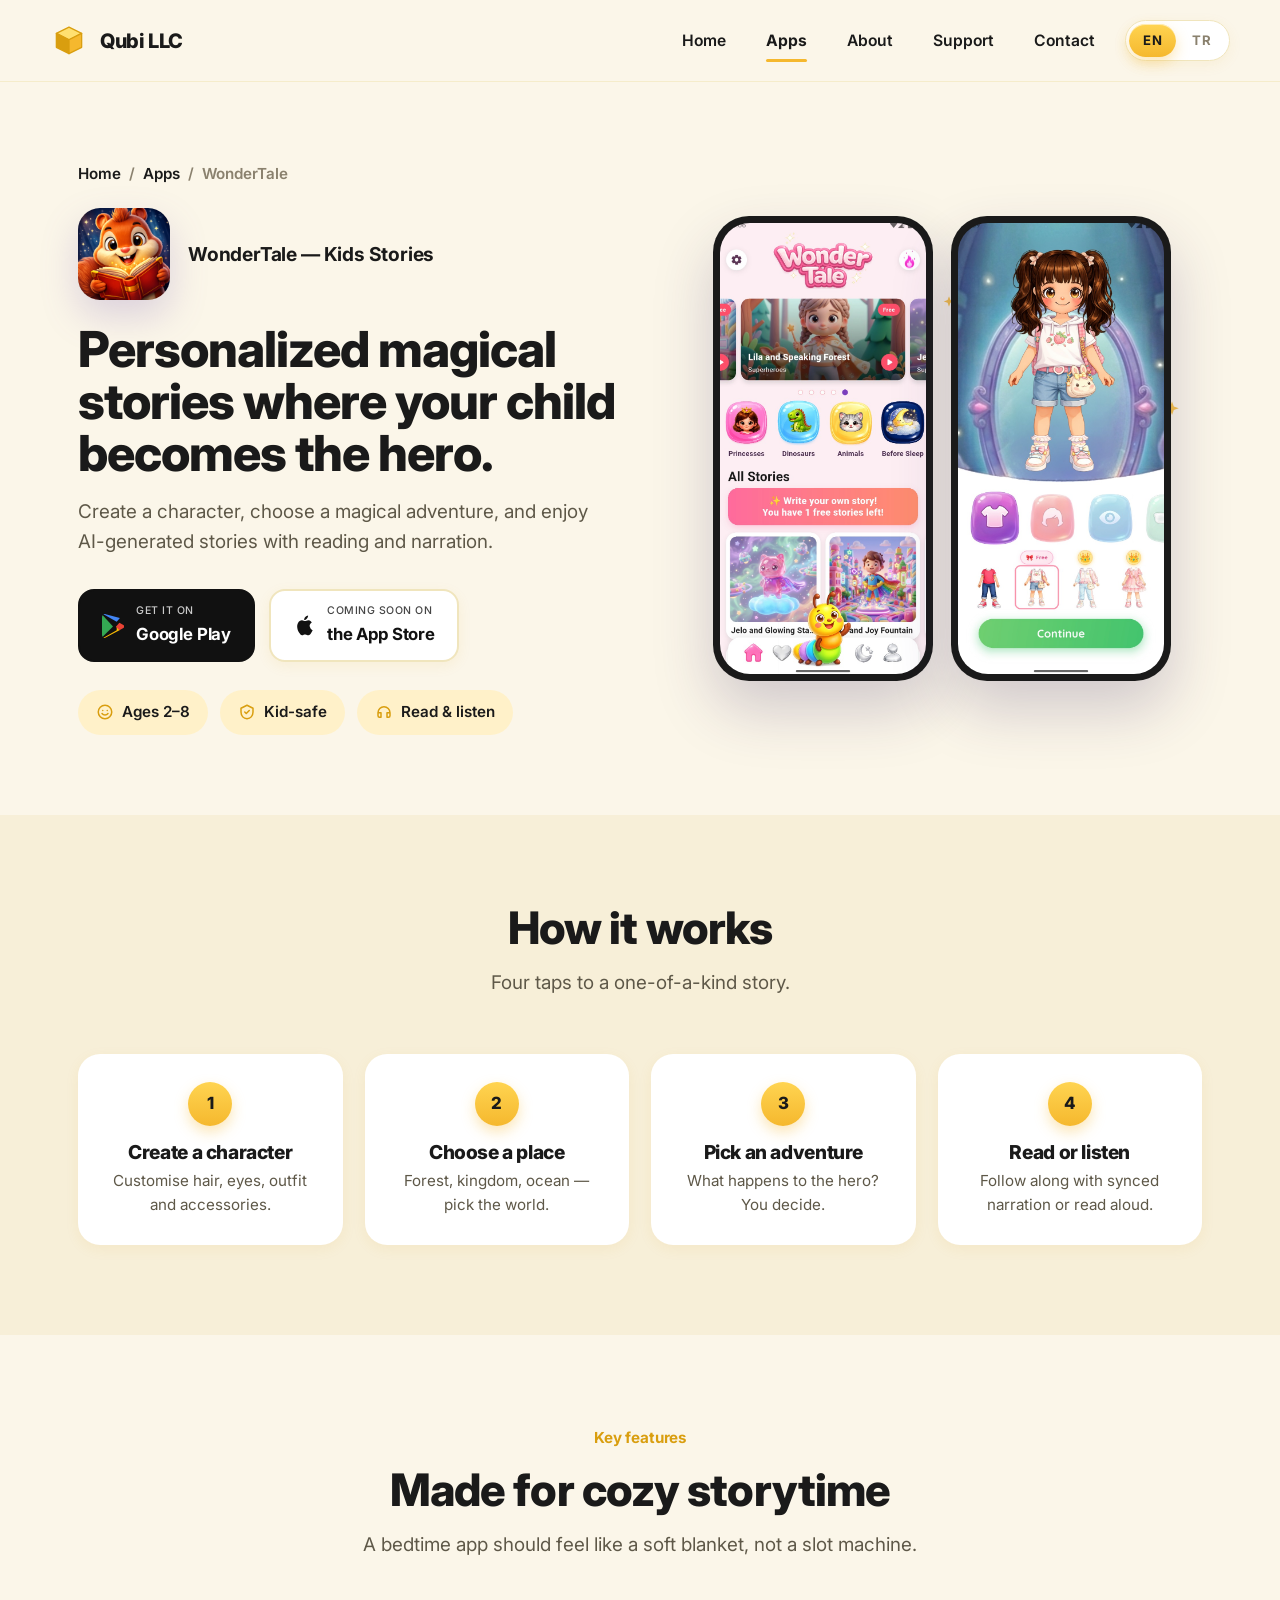
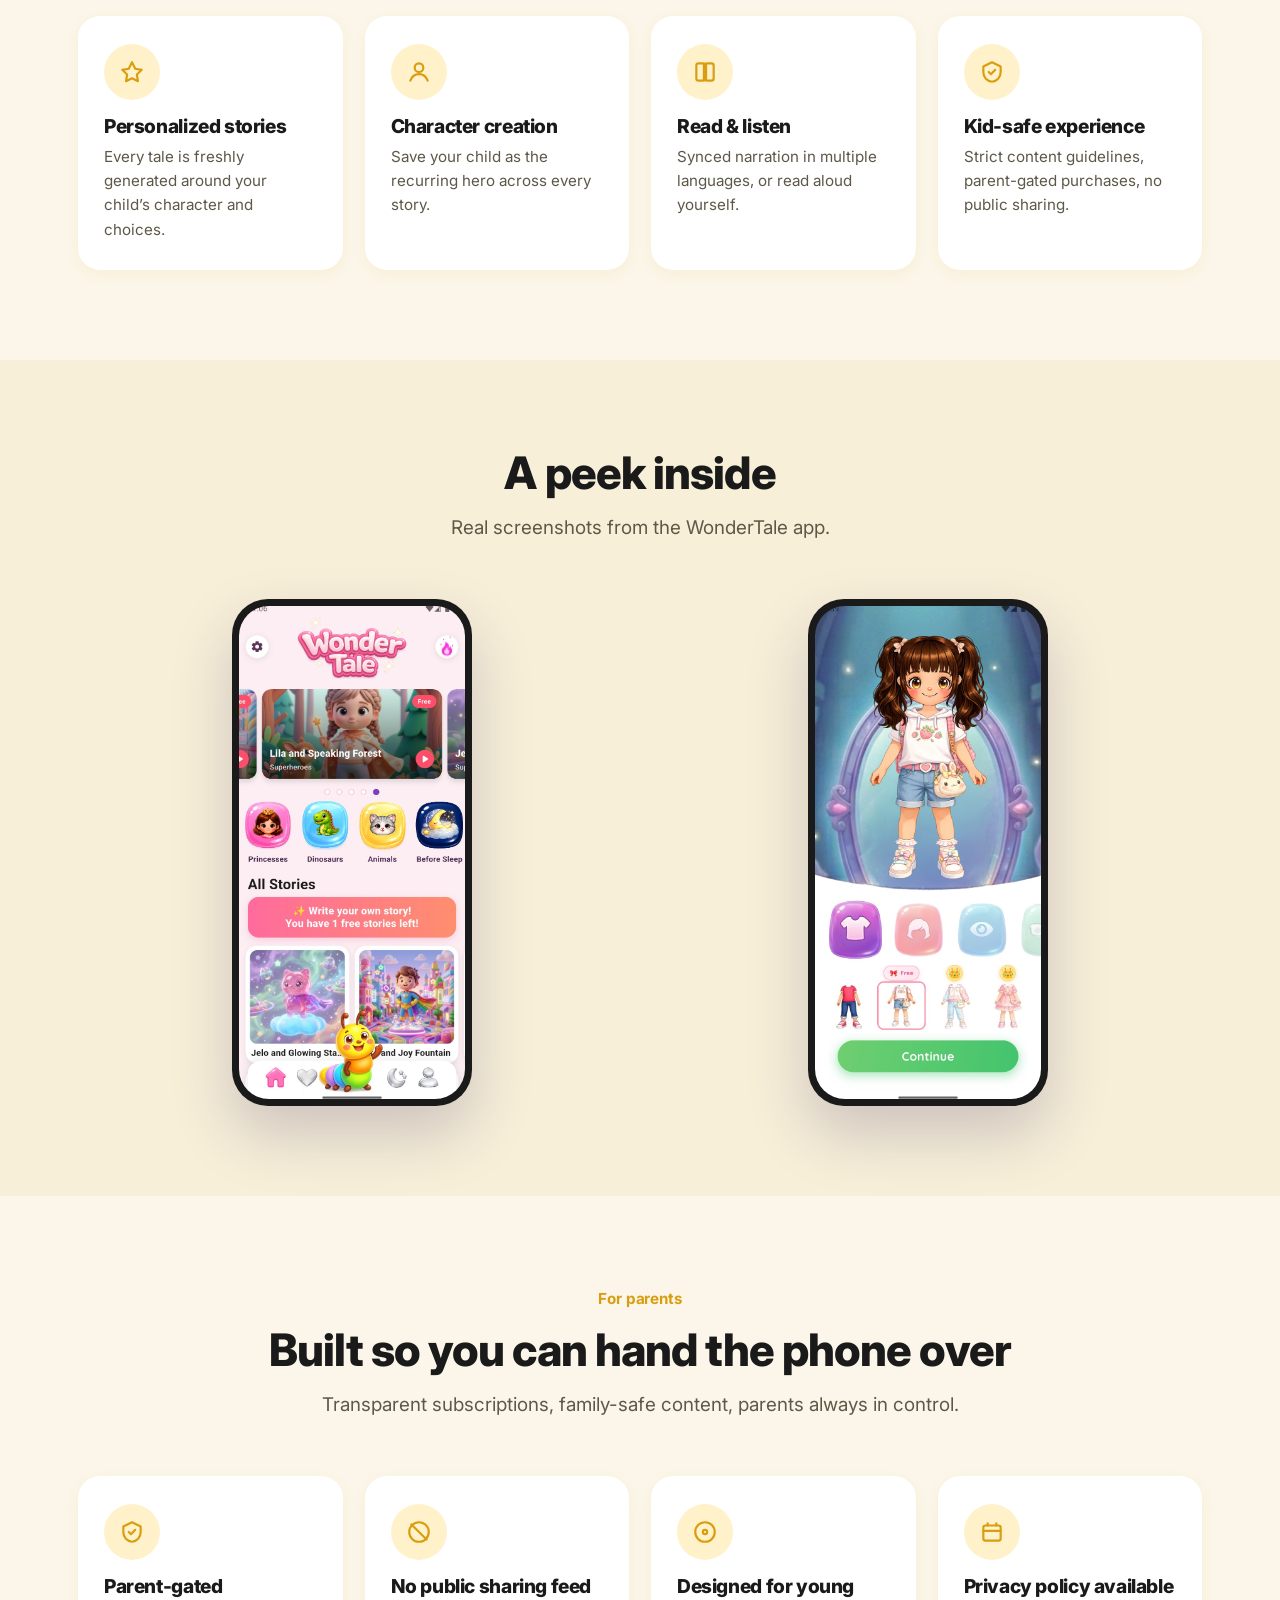
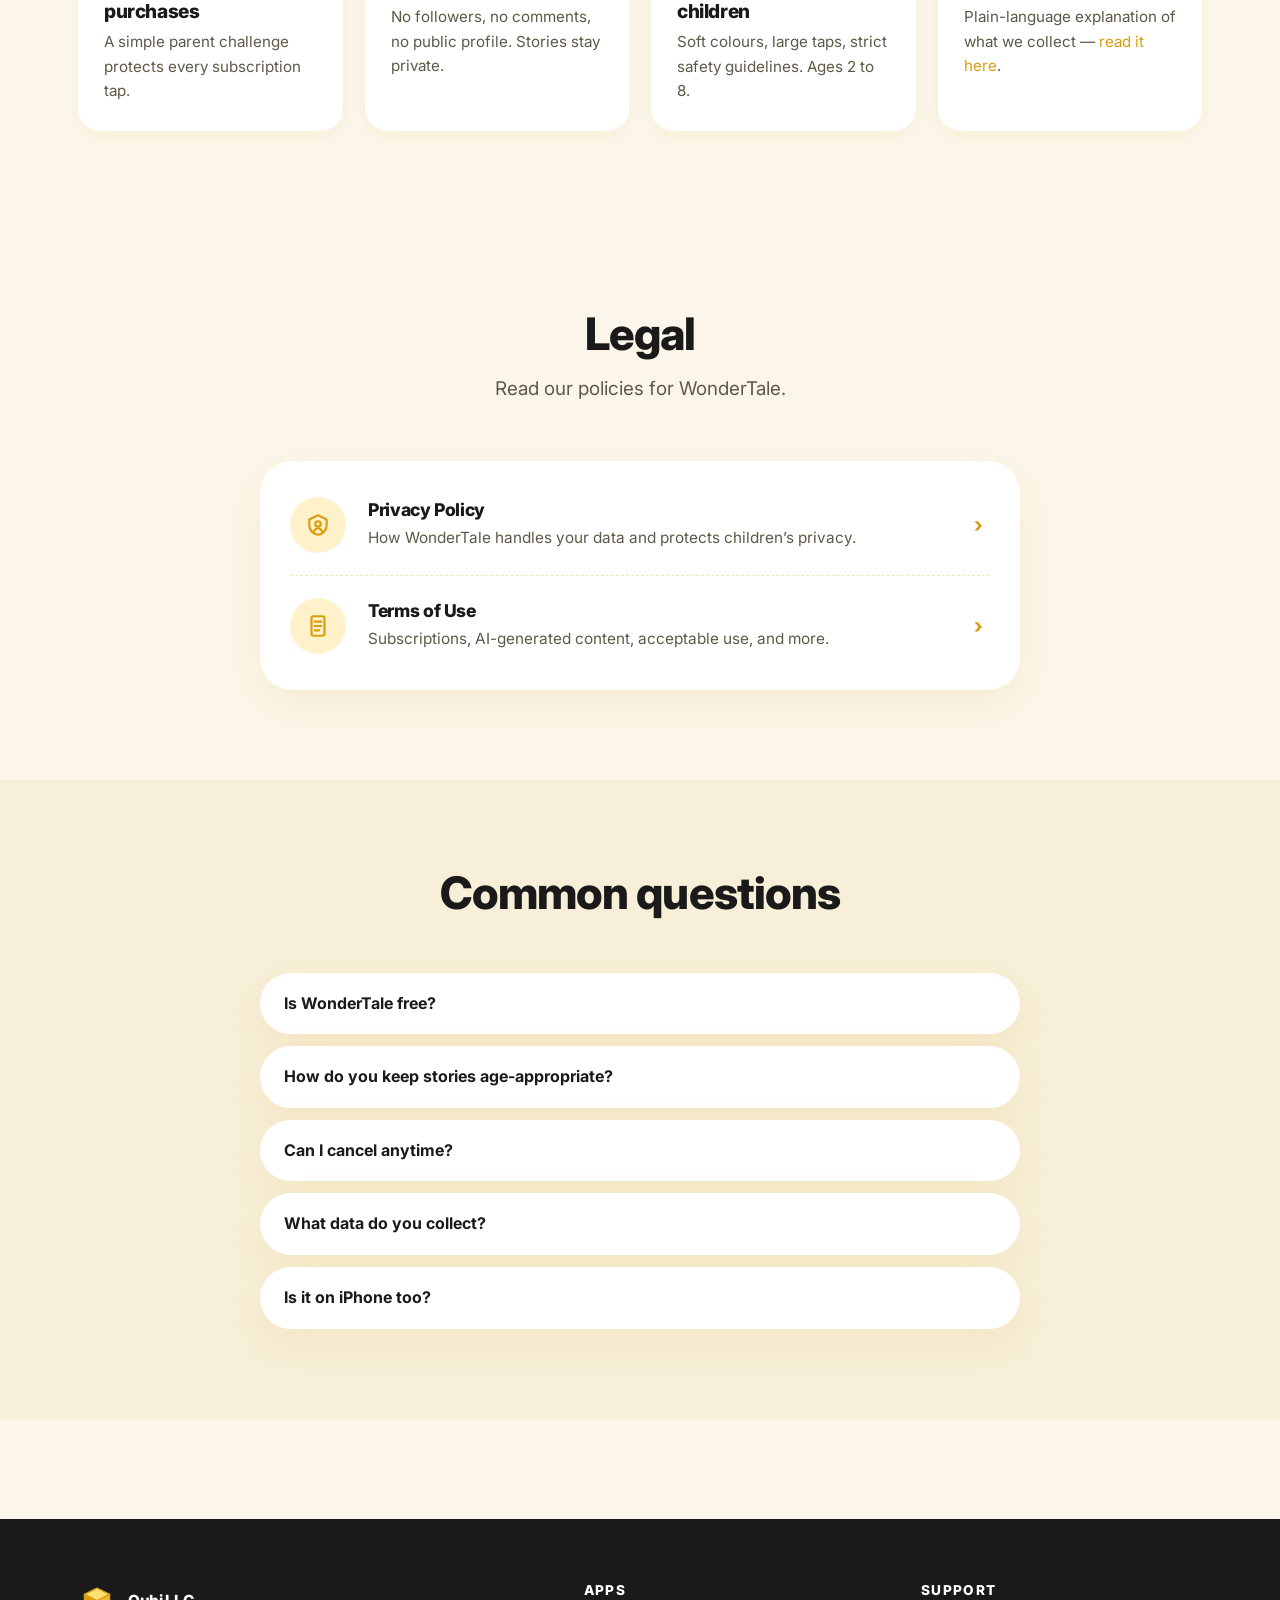
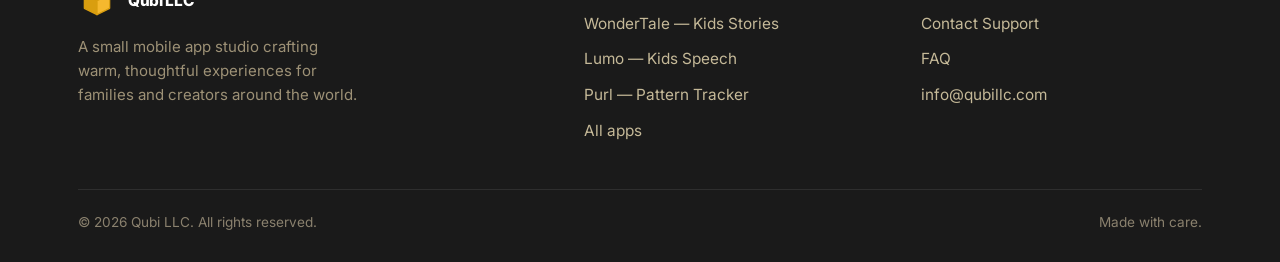
<file: wondertale.html>
<!doctype html>
<html lang="en">
<head>
  <meta charset="utf-8">
  <meta name="viewport" content="width=device-width, initial-scale=1">
  <title>WonderTale &mdash; Kids Stories | Qubi LLC</title>
  <meta name="description" content="Personalized magical stories where your child becomes the hero. Create a character, choose a magical adventure, and enjoy AI-generated stories with reading and narration.">
  <link rel="preconnect" href="https://fonts.googleapis.com">
  <link rel="preconnect" href="https://fonts.gstatic.com" crossorigin>
  <link href="https://fonts.googleapis.com/css2?family=Inter:wght@400;500;600;700;800;900&display=swap" rel="stylesheet">
  <link rel="stylesheet" href="/assets/css/style.css">
</head>
<body class="lang-en">

  <header class="site-header">
    <div class="container nav">
      <a href="/" class="brand">
        <svg class="brand-logo" viewBox="0 0 60 60" aria-hidden="true"><g stroke="#D99E0F" stroke-width="2" stroke-linejoin="round" stroke-linecap="round"><polygon points="30,8 50,18 30,28 10,18" fill="#FFE070"/><polygon points="10,18 30,28 30,50 10,40" fill="#D99E0F"/><polygon points="50,18 30,28 30,50 50,40" fill="#F5B82E"/></g></svg>
        Qubi LLC
      </a>
      <button class="nav-toggle" aria-label="Toggle menu" aria-expanded="false"><span></span><span></span><span></span></button>
      <ul class="nav-links">
        <li><a href="/"><span class="lang-only-en">Home</span><span class="lang-only-tr">Ana Sayfa</span></a></li>
        <li><a href="/apps" class="active"><span class="lang-only-en">Apps</span><span class="lang-only-tr">Uygulamalar</span></a></li>
        <li><a href="/about"><span class="lang-only-en">About</span><span class="lang-only-tr">Hakkımızda</span></a></li>
        <li><a href="/support"><span class="lang-only-en">Support</span><span class="lang-only-tr">Destek</span></a></li>
        <li><a href="/contact"><span class="lang-only-en">Contact</span><span class="lang-only-tr">İletişim</span></a></li>
        <li class="nav-lang">
          <div class="lang-switch lang-switch-sm" role="tablist" aria-label="Language">
            <button type="button" data-lang="en" class="is-active" role="tab" aria-selected="true">EN</button>
            <button type="button" data-lang="tr" role="tab" aria-selected="false">TR</button>
          </div>
        </li>
      </ul>
    </div>
  </header>

  <main>

    <section class="hero">
      <div class="container wt-hero">
        <div class="wt-hero-grid">
          <div>
            <nav class="crumbs" aria-label="Breadcrumb">
              <a href="/"><span class="lang-only-en">Home</span><span class="lang-only-tr">Ana Sayfa</span></a><span class="sep">/</span>
              <a href="/apps"><span class="lang-only-en">Apps</span><span class="lang-only-tr">Uygulamalar</span></a><span class="sep">/</span>
              <span class="current">WonderTale</span>
            </nav>

            <div class="wt-hero-row">
              <div class="app-icon" aria-hidden="true">
                <img src="/assets/img/logo.png" alt="WonderTale app icon" width="120" height="120" loading="lazy" decoding="async">
              </div>
              <h2>WonderTale &mdash; Kids Stories</h2>
            </div>

            <h1><span class="lang-only-en">Personalized magical stories where your child becomes the hero.</span><span class="lang-only-tr">Çocuğunuzun kahraman olduğu kişiselleştirilmiş büyülü hikayeler.</span></h1>
            <p class="hero-lead"><span class="lang-only-en">Create a character, choose a magical adventure, and enjoy AI-generated stories with reading and narration.</span><span class="lang-only-tr">Bir karakter oluşturun, büyülü bir macera seçin ve okuma ve seslendirmeli AI hikayelerinin tadını çıkarın.</span></p>

            <div class="store-buttons">
              <a class="btn-store" href="https://play.google.com/store/apps/details?id=com.wondertale.kids_stories_ai" target="_blank" rel="noopener">
                <svg width="22" height="24" viewBox="0 0 22 24" aria-hidden="true">
                  <path d="M.7 1.3C.3 1.7 0 2.4 0 3.3v17.4c0 .9.3 1.6.7 2L11 12.5.7 1.3z" fill="#34A853"/>
                  <path d="M14.7 16.2L1.5 23.7c.6.4 1.4.4 2.2-.1L17.9 16l-3.2-3.5.0 3.7z" fill="#FBBC04"/>
                  <path d="M21.4 11l-4-2.3-3.5 4 3.5 3.5 4-2.3c1-.5 1-2.4 0-2.9z" fill="#EA4335"/>
                  <path d="M3.7.3C2.9-.2 2.1-.1 1.5.3L14.7 7.8 17.9 4 3.7.3z" fill="#4285F4"/>
                </svg>
                <span><small><span class="lang-only-en">GET IT ON</span><span class="lang-only-tr">BUNDAN AL</span></small><strong>Google Play</strong></span>
              </a>
              <a class="btn-store is-light" href="#" onclick="return false;" aria-label="Coming soon on the App Store">
                <svg width="22" height="24" viewBox="0 0 22 24" aria-hidden="true">
                  <path d="M16.5 12.5c0-2.7 2.2-4 2.3-4-.2-.4-1.5-2.2-3.4-2.2-1.5 0-2.6.8-3.3.8-.7 0-1.9-.8-3.1-.8-1.7 0-3.1 1-4 2.7-1.7 3-.4 7.4 1.2 9.8.8 1.2 1.7 2.5 3 2.4 1.2-.1 1.6-.8 3.1-.8s1.9.8 3.1.8c1.3 0 2.1-1.2 2.9-2.4.9-1.3 1.3-2.6 1.4-2.7-.1 0-2.7-1-2.7-3.7zM14 4.4c.7-.8 1.2-1.9 1.1-3-1 .1-2.1.7-2.8 1.5-.6.7-1.2 1.8-1.1 3 1.1.1 2.2-.6 2.8-1.5z" fill="#111"/>
                </svg>
                <span><small><span class="lang-only-en">COMING SOON ON</span><span class="lang-only-tr">YAKINDA</span></small><strong><span class="lang-only-en">the App Store</span><span class="lang-only-tr">App Store&rsquo;da</span></strong></span>
              </a>
            </div>

            <div class="trust-badges">
              <span class="trust-badge">
                <svg viewBox="0 0 24 24" aria-hidden="true"><circle cx="12" cy="12" r="9"/><path d="M8 14s1.5 2 4 2 4-2 4-2"/><line x1="9" y1="10" x2="9" y2="10"/><line x1="15" y1="10" x2="15" y2="10"/></svg>
                <span class="lang-only-en">Ages 2&ndash;8</span><span class="lang-only-tr">2&ndash;8 Yaş</span>
              </span>
              <span class="trust-badge">
                <svg viewBox="0 0 24 24" aria-hidden="true"><path d="M12 3l8 4v5c0 5-3.5 8.5-8 9-4.5-.5-8-4-8-9V7z"/><path d="M9 12l2 2 4-4"/></svg>
                <span class="lang-only-en">Kid-safe</span><span class="lang-only-tr">Çocuk Dostu</span>
              </span>
              <span class="trust-badge">
                <svg viewBox="0 0 24 24" aria-hidden="true"><path d="M4 13a8 8 0 0116 0v4a2 2 0 01-2 2h-2v-6h4M4 13v4a2 2 0 002 2h2v-6H4"/></svg>
                <span class="lang-only-en">Read &amp; listen</span><span class="lang-only-tr">Oku &amp; Dinle</span>
              </span>
            </div>
          </div>

          <!-- Phone mockup stack -->
          <div class="phone-stack" aria-hidden="true">
            <svg class="deco-sparkle s1" viewBox="0 0 24 24" fill="currentColor"><path d="M12 2l2.4 6.6L21 11l-6.6 2.4L12 20l-2.4-6.6L3 11l6.6-2.4z"/></svg>
            <svg class="deco-sparkle s2" viewBox="0 0 24 24" fill="currentColor"><path d="M12 2l2.4 6.6L21 11l-6.6 2.4L12 20l-2.4-6.6L3 11l6.6-2.4z"/></svg>
            <svg class="deco-sparkle s3" viewBox="0 0 24 24" fill="currentColor"><path d="M12 2l2.4 6.6L21 11l-6.6 2.4L12 20l-2.4-6.6L3 11l6.6-2.4z"/></svg>
            <svg class="deco-sparkle s4" viewBox="0 0 24 24" fill="currentColor"><path d="M12 2l2.4 6.6L21 11l-6.6 2.4L12 20l-2.4-6.6L3 11l6.6-2.4z"/></svg>

            <!-- Phone 1: WonderTale home screen (real screenshot) -->
            <div class="phone phone-tilt-left">
              <img class="phone-shot" src="/assets/img/telephone_homescreen.jpeg" alt="WonderTale home screen with story collections" decoding="async">
            </div>

            <!-- Phone 2: Character creation (real screenshot) -->
            <div class="phone phone-tilt-right">
              <img class="phone-shot" src="/assets/img/telephone_createcharacter.jpeg" alt="WonderTale character creation screen with outfit options" decoding="async">
            </div>
          </div>
        </div>
      </div>
    </section>

    <section class="alt">
      <div class="container">
        <div class="section-head">
          <h2><span class="lang-only-en">How it works</span><span class="lang-only-tr">Nasıl Çalışır</span></h2>
          <p><span class="lang-only-en">Four taps to a one-of-a-kind story.</span><span class="lang-only-tr">Eşsiz bir hikaye için dört dokunuş.</span></p>
        </div>
        <div class="steps-grid">
          <div class="step-card">
            <div class="step-num">1</div>
            <h3><span class="lang-only-en">Create a character</span><span class="lang-only-tr">Karakter oluştur</span></h3>
            <p><span class="lang-only-en">Customise hair, eyes, outfit and accessories.</span><span class="lang-only-tr">Saç, göz, kıyafet ve aksesuarları özelleştir.</span></p>
          </div>
          <div class="step-card">
            <div class="step-num">2</div>
            <h3><span class="lang-only-en">Choose a place</span><span class="lang-only-tr">Mekan seç</span></h3>
            <p><span class="lang-only-en">Forest, kingdom, ocean &mdash; pick the world.</span><span class="lang-only-tr">Orman, krallık, okyanus &mdash; dünyayı seç.</span></p>
          </div>
          <div class="step-card">
            <div class="step-num">3</div>
            <h3><span class="lang-only-en">Pick an adventure</span><span class="lang-only-tr">Macera belirle</span></h3>
            <p><span class="lang-only-en">What happens to the hero? You decide.</span><span class="lang-only-tr">Kahramana ne olacak? Sen karar ver.</span></p>
          </div>
          <div class="step-card">
            <div class="step-num">4</div>
            <h3><span class="lang-only-en">Read or listen</span><span class="lang-only-tr">Oku veya dinle</span></h3>
            <p><span class="lang-only-en">Follow along with synced narration or read aloud.</span><span class="lang-only-tr">Senkronize anlatımı takip et veya sesli oku.</span></p>
          </div>
        </div>
      </div>
    </section>

    <section>
      <div class="container">
        <div class="section-head">
          <span class="eyebrow"><span class="lang-only-en">Key features</span><span class="lang-only-tr">Temel Özellikler</span></span>
          <h2><span class="lang-only-en">Made for cozy storytime</span><span class="lang-only-tr">Sıcak hikaye saatleri için tasarlandı</span></h2>
          <p><span class="lang-only-en">A bedtime app should feel like a soft blanket, not a slot machine.</span><span class="lang-only-tr">Bir uyku öncesi uygulama, slot makinesi değil, yumuşak bir battaniye gibi hissettirmelidir.</span></p>
        </div>
        <div class="card-grid">
          <div class="feature-card">
            <span class="icon-circle"><svg viewBox="0 0 24 24"><path d="M12 3l3 6 6 1-4.5 4.3 1 6.2L12 17.8 6.5 20.5l1-6.2L3 10l6-1z"/></svg></span>
            <h3><span class="lang-only-en">Personalized stories</span><span class="lang-only-tr">Kişiselleştirilmiş hikayeler</span></h3>
            <p><span class="lang-only-en">Every tale is freshly generated around your child&rsquo;s character and choices.</span><span class="lang-only-tr">Her hikaye, çocuğunuzun karakteri ve seçimleri etrafında yeniden üretilir.</span></p>
          </div>
          <div class="feature-card">
            <span class="icon-circle"><svg viewBox="0 0 24 24"><circle cx="12" cy="8" r="4"/><path d="M4 20c1.5-4 5-6 8-6s6.5 2 8 6"/></svg></span>
            <h3><span class="lang-only-en">Character creation</span><span class="lang-only-tr">Karakter oluşturma</span></h3>
            <p><span class="lang-only-en">Save your child as the recurring hero across every story.</span><span class="lang-only-tr">Çocuğunuzu her hikayede tekrar eden kahraman olarak kaydedin.</span></p>
          </div>
          <div class="feature-card">
            <span class="icon-circle"><svg viewBox="0 0 24 24"><path d="M4 18V6a2 2 0 012-2h5v16H6a2 2 0 01-2-2z"/><path d="M20 18V6a2 2 0 00-2-2h-5v16h5a2 2 0 002-2z"/></svg></span>
            <h3><span class="lang-only-en">Read &amp; listen</span><span class="lang-only-tr">Oku &amp; dinle</span></h3>
            <p><span class="lang-only-en">Synced narration in multiple languages, or read aloud yourself.</span><span class="lang-only-tr">Birden çok dilde senkronize anlatım veya kendi sesli okumanız.</span></p>
          </div>
          <div class="feature-card">
            <span class="icon-circle"><svg viewBox="0 0 24 24"><path d="M12 3l8 4v5c0 5-3.5 8.5-8 9-4.5-.5-8-4-8-9V7z"/><path d="M9 12l2 2 4-4"/></svg></span>
            <h3><span class="lang-only-en">Kid-safe experience</span><span class="lang-only-tr">Çocuk dostu deneyim</span></h3>
            <p><span class="lang-only-en">Strict content guidelines, parent-gated purchases, no public sharing.</span><span class="lang-only-tr">Sıkı içerik kuralları, ebeveyn doğrulamalı satın alma, herkese açık paylaşım yok.</span></p>
          </div>
        </div>
      </div>
    </section>

    <section class="alt">
      <div class="container">
        <div class="section-head">
          <h2><span class="lang-only-en">A peek inside</span><span class="lang-only-tr">İçeriden bir bakış</span></h2>
          <p><span class="lang-only-en">Real screenshots from the WonderTale app.</span><span class="lang-only-tr">WonderTale uygulamasından gerçek ekran görüntüleri.</span></p>
        </div>
        <div class="screenshot-grid">
          <div class="phone">
            <img class="phone-shot" src="/assets/img/telephone_homescreen.jpeg" alt="WonderTale home screen — story collections like Princesses, Dinosaurs, Animals and Before Sleep" loading="lazy" decoding="async">
          </div>
          <div class="phone">
            <img class="phone-shot" src="/assets/img/telephone_createcharacter.jpeg" alt="WonderTale character creation screen — choose hair, outfit, eyes and accessories" loading="lazy" decoding="async">
          </div>
        </div>
      </div>
    </section>

    <section>
      <div class="container">
        <div class="section-head">
          <span class="eyebrow"><span class="lang-only-en">For parents</span><span class="lang-only-tr">Ebeveynler için</span></span>
          <h2><span class="lang-only-en">Built so you can hand the phone over</span><span class="lang-only-tr">Telefonu güvenle uzatabilesiniz diye tasarlandı</span></h2>
          <p><span class="lang-only-en">Transparent subscriptions, family-safe content, parents always in control.</span><span class="lang-only-tr">Şeffaf abonelikler, aile dostu içerik, ebeveynler her zaman kontrolde.</span></p>
        </div>
        <div class="values">
          <div class="value-card">
            <span class="icon-circle"><svg viewBox="0 0 24 24"><path d="M12 3l8 4v5c0 5-3.5 8.5-8 9-4.5-.5-8-4-8-9V7z"/><path d="M9 12l2 2 4-4"/></svg></span>
            <h3><span class="lang-only-en">Parent-gated purchases</span><span class="lang-only-tr">Ebeveyn doğrulamalı satın alma</span></h3>
            <p><span class="lang-only-en">A simple parent challenge protects every subscription tap.</span><span class="lang-only-tr">Basit bir ebeveyn doğrulaması her abonelik tıklamasını korur.</span></p>
          </div>
          <div class="value-card">
            <span class="icon-circle"><svg viewBox="0 0 24 24"><circle cx="12" cy="12" r="9"/><line x1="5" y1="5" x2="19" y2="19"/></svg></span>
            <h3><span class="lang-only-en">No public sharing feed</span><span class="lang-only-tr">Herkese açık paylaşım yok</span></h3>
            <p><span class="lang-only-en">No followers, no comments, no public profile. Stories stay private.</span><span class="lang-only-tr">Takipçi yok, yorum yok, herkese açık profil yok. Hikayeler özel kalır.</span></p>
          </div>
          <div class="value-card">
            <span class="icon-circle"><svg viewBox="0 0 24 24"><circle cx="12" cy="12" r="9"/><circle cx="12" cy="12" r="2"/></svg></span>
            <h3><span class="lang-only-en">Designed for young children</span><span class="lang-only-tr">Küçük çocuklar için tasarlandı</span></h3>
            <p><span class="lang-only-en">Soft colours, large taps, strict safety guidelines. Ages 2 to 8.</span><span class="lang-only-tr">Yumuşak renkler, büyük dokunma alanları, sıkı güvenlik kuralları. 2&ndash;8 yaş.</span></p>
          </div>
          <div class="value-card">
            <span class="icon-circle"><svg viewBox="0 0 24 24"><rect x="4" y="6" width="16" height="14" rx="2"/><path d="M8 6V4M16 6V4M4 11h16"/></svg></span>
            <h3><span class="lang-only-en">Privacy policy available</span><span class="lang-only-tr">Gizlilik politikası mevcut</span></h3>
            <p><span class="lang-only-en">Plain-language explanation of what we collect &mdash; <a href="/wondertale/privacy-policy">read it here</a>.</span><span class="lang-only-tr">Topladığımız verilerin sade dilde açıklaması &mdash; <a href="/wondertale/privacy-policy">buradan okuyun</a>.</span></p>
          </div>
        </div>
      </div>
    </section>

    <section>
      <div class="container">
        <div class="section-head">
          <h2><span class="lang-only-en">Legal</span><span class="lang-only-tr">Yasal</span></h2>
          <p><span class="lang-only-en">Read our policies for WonderTale.</span><span class="lang-only-tr">WonderTale&rsquo;e ait politikalarımızı okuyun.</span></p>
        </div>
        <div class="list-card" style="max-width: 760px; margin: 0 auto;">
          <a class="list-row" href="/wondertale/privacy-policy">
            <span class="icon-circle" aria-hidden="true"><svg viewBox="0 0 24 24"><path d="M12 3l8 4v5c0 5-3.5 8.5-8 9-4.5-.5-8-4-8-9V7z"/><circle cx="12" cy="11" r="2.5"/><path d="M8 18c1-2 2.5-3 4-3s3 1 4 3"/></svg></span>
            <div>
              <h3><span class="lang-only-en">Privacy Policy</span><span class="lang-only-tr">Gizlilik Politikası</span></h3>
              <p><span class="lang-only-en">How WonderTale handles your data and protects children&rsquo;s privacy.</span><span class="lang-only-tr">WonderTale verilerinizi nasıl işler ve çocukların gizliliğini nasıl korur.</span></p>
            </div>
            <span class="chev">&rsaquo;</span>
          </a>
          <a class="list-row" href="/wondertale/terms">
            <span class="icon-circle" aria-hidden="true"><svg viewBox="0 0 24 24"><rect x="6" y="3" width="12" height="18" rx="2"/><line x1="9" y1="8" x2="15" y2="8"/><line x1="9" y1="12" x2="15" y2="12"/><line x1="9" y1="16" x2="13" y2="16"/></svg></span>
            <div>
              <h3><span class="lang-only-en">Terms of Use</span><span class="lang-only-tr">Kullanım Koşulları</span></h3>
              <p><span class="lang-only-en">Subscriptions, AI-generated content, acceptable use, and more.</span><span class="lang-only-tr">Abonelikler, yapay zeka ile üretilen içerik, kabul edilebilir kullanım ve daha fazlası.</span></p>
            </div>
            <span class="chev">&rsaquo;</span>
          </a>
        </div>
      </div>
    </section>

    <section class="alt" id="faq">
      <div class="container">
        <div class="section-head">
          <h2><span class="lang-only-en">Common questions</span><span class="lang-only-tr">Sık sorulan sorular</span></h2>
        </div>
        <div style="max-width: 760px; margin: 0 auto; display: grid; gap: 12px;">
          <details class="card" style="padding: 18px 24px;">
            <summary style="cursor:pointer;font-weight:700;font-size:1rem;list-style:none;"><span class="lang-only-en">Is WonderTale free?</span><span class="lang-only-tr">WonderTale ücretsiz mi?</span></summary>
            <p style="margin-top:10px;"><span class="lang-only-en">You can try a sample story for free. To generate personalised tales on demand we offer three monthly or yearly subscription plans (Reader, Dreamer, Creator). Pricing is shown in your local currency on the subscription screen.</span><span class="lang-only-tr">Örnek bir hikayeyi ücretsiz deneyebilirsiniz. İstek üzerine kişiselleştirilmiş hikayeler oluşturmak için üç aylık veya yıllık abonelik planı (Reader, Dreamer, Creator) sunuyoruz. Fiyatlar abonelik ekranında yerel para biriminizle gösterilir.</span></p>
          </details>
          <details class="card" style="padding: 18px 24px;">
            <summary style="cursor:pointer;font-weight:700;font-size:1rem;list-style:none;"><span class="lang-only-en">How do you keep stories age-appropriate?</span><span class="lang-only-tr">Hikayeleri yaşa uygun nasıl tutuyorsunuz?</span></summary>
            <p style="margin-top:10px;"><span class="lang-only-en">Every story is generated with strict content guidelines: no violence, no fear, no religion or politics, happy ending, a gentle moral. We continuously refine these guardrails.</span><span class="lang-only-tr">Her hikaye sıkı içerik kurallarıyla üretilir: şiddet yok, korku yok, din veya siyaset yok, mutlu son, yumuşak bir ders. Bu kuralları sürekli geliştiriyoruz.</span></p>
          </details>
          <details class="card" style="padding: 18px 24px;">
            <summary style="cursor:pointer;font-weight:700;font-size:1rem;list-style:none;"><span class="lang-only-en">Can I cancel anytime?</span><span class="lang-only-tr">İstediğim zaman iptal edebilir miyim?</span></summary>
            <p style="margin-top:10px;"><span class="lang-only-en">Yes. Subscriptions are managed by Apple App Store or Google Play and can be cancelled at any time from your device settings. Access continues until the end of the current billing period.</span><span class="lang-only-tr">Evet. Abonelikler Apple App Store veya Google Play tarafından yönetilir ve cihaz ayarlarınızdan istediğiniz zaman iptal edilebilir. Erişim mevcut faturalama döneminin sonuna kadar devam eder.</span></p>
          </details>
          <details class="card" style="padding: 18px 24px;">
            <summary style="cursor:pointer;font-weight:700;font-size:1rem;list-style:none;"><span class="lang-only-en">What data do you collect?</span><span class="lang-only-tr">Hangi verileri topluyorsunuz?</span></summary>
            <p style="margin-top:10px;"><span class="lang-only-en">The minimum needed to run the app: a randomly generated account, your subscription state, the stories you create, and basic analytics. See the full breakdown in our <a href="/wondertale/privacy-policy">Privacy Policy</a>.</span><span class="lang-only-tr">Uygulamayı çalıştırmak için gereken minimum: rastgele oluşturulmuş bir hesap, abonelik durumunuz, oluşturduğunuz hikayeler ve temel analitik. Tam dökümü <a href="/wondertale/privacy-policy">Gizlilik Politikamızda</a> görebilirsiniz.</span></p>
          </details>
          <details class="card" style="padding: 18px 24px;">
            <summary style="cursor:pointer;font-weight:700;font-size:1rem;list-style:none;"><span class="lang-only-en">Is it on iPhone too?</span><span class="lang-only-tr">iPhone’da da var mı?</span></summary>
            <p style="margin-top:10px;"><span class="lang-only-en">WonderTale is available today on Google Play. An App Store version is coming soon.</span><span class="lang-only-tr">WonderTale bugün Google Play&rsquo;de mevcut. App Store sürümü yakında geliyor.</span></p>
          </details>
        </div>
      </div>
    </section>

  </main>

  <footer class="site-footer">
    <div class="container">
      <div class="footer-grid">
        <div class="footer-brand">
          <a href="/" class="brand">
            <svg class="brand-logo" viewBox="0 0 60 60" aria-hidden="true"><g stroke="#D99E0F" stroke-width="2" stroke-linejoin="round" stroke-linecap="round"><polygon points="30,8 50,18 30,28 10,18" fill="#FFE070"/><polygon points="10,18 30,28 30,50 10,40" fill="#D99E0F"/><polygon points="50,18 30,28 30,50 50,40" fill="#F5B82E"/></g></svg>
            Qubi LLC
          </a>
          <p><span class="lang-only-en">A small mobile app studio crafting warm, thoughtful experiences for families and creators around the world.</span><span class="lang-only-tr">Dünyanın dört bir yanındaki aileler ve yaratıcılar için sıcak, özenli deneyimler üreten küçük bir mobil uygulama stüdyosu.</span></p>
        </div>
        <div>
          <h4><span class="lang-only-en">Apps</span><span class="lang-only-tr">Uygulamalar</span></h4>
          <ul>
            <li><a href="/wondertale">WonderTale &mdash; Kids Stories</a></li>
            <li><a href="/lumo">Lumo &mdash; Kids Speech</a></li>
            <li><a href="/purl">Purl &mdash; Pattern Tracker</a></li>
            <li><a href="/apps"><span class="lang-only-en">All apps</span><span class="lang-only-tr">Tüm uygulamalar</span></a></li>
          </ul>
        </div>
        <div>
          <h4><span class="lang-only-en">Support</span><span class="lang-only-tr">Destek</span></h4>
          <ul>
            <li><a href="/support"><span class="lang-only-en">Contact Support</span><span class="lang-only-tr">Destek</span></a></li>
            <li><a href="/support#faq"><span class="lang-only-en">FAQ</span><span class="lang-only-tr">SSS</span></a></li>
            <li><a href="mailto:info@qubillc.com">info@qubillc.com</a></li>
          </ul>
        </div>
      </div>
      <div class="footer-bottom">
        <span>&copy; <span id="year"></span> Qubi LLC. <span class="lang-only-en">All rights reserved.</span><span class="lang-only-tr">Tüm hakları saklıdır.</span></span>
        <span><span class="lang-only-en">Made with care.</span><span class="lang-only-tr">Özenle yapıldı.</span></span>
      </div>
    </div>
  </footer>

  <script>document.getElementById('year').textContent = new Date().getFullYear();</script>
  <script src="/assets/js/main.js" defer></script>
</body>
</html>
</file>
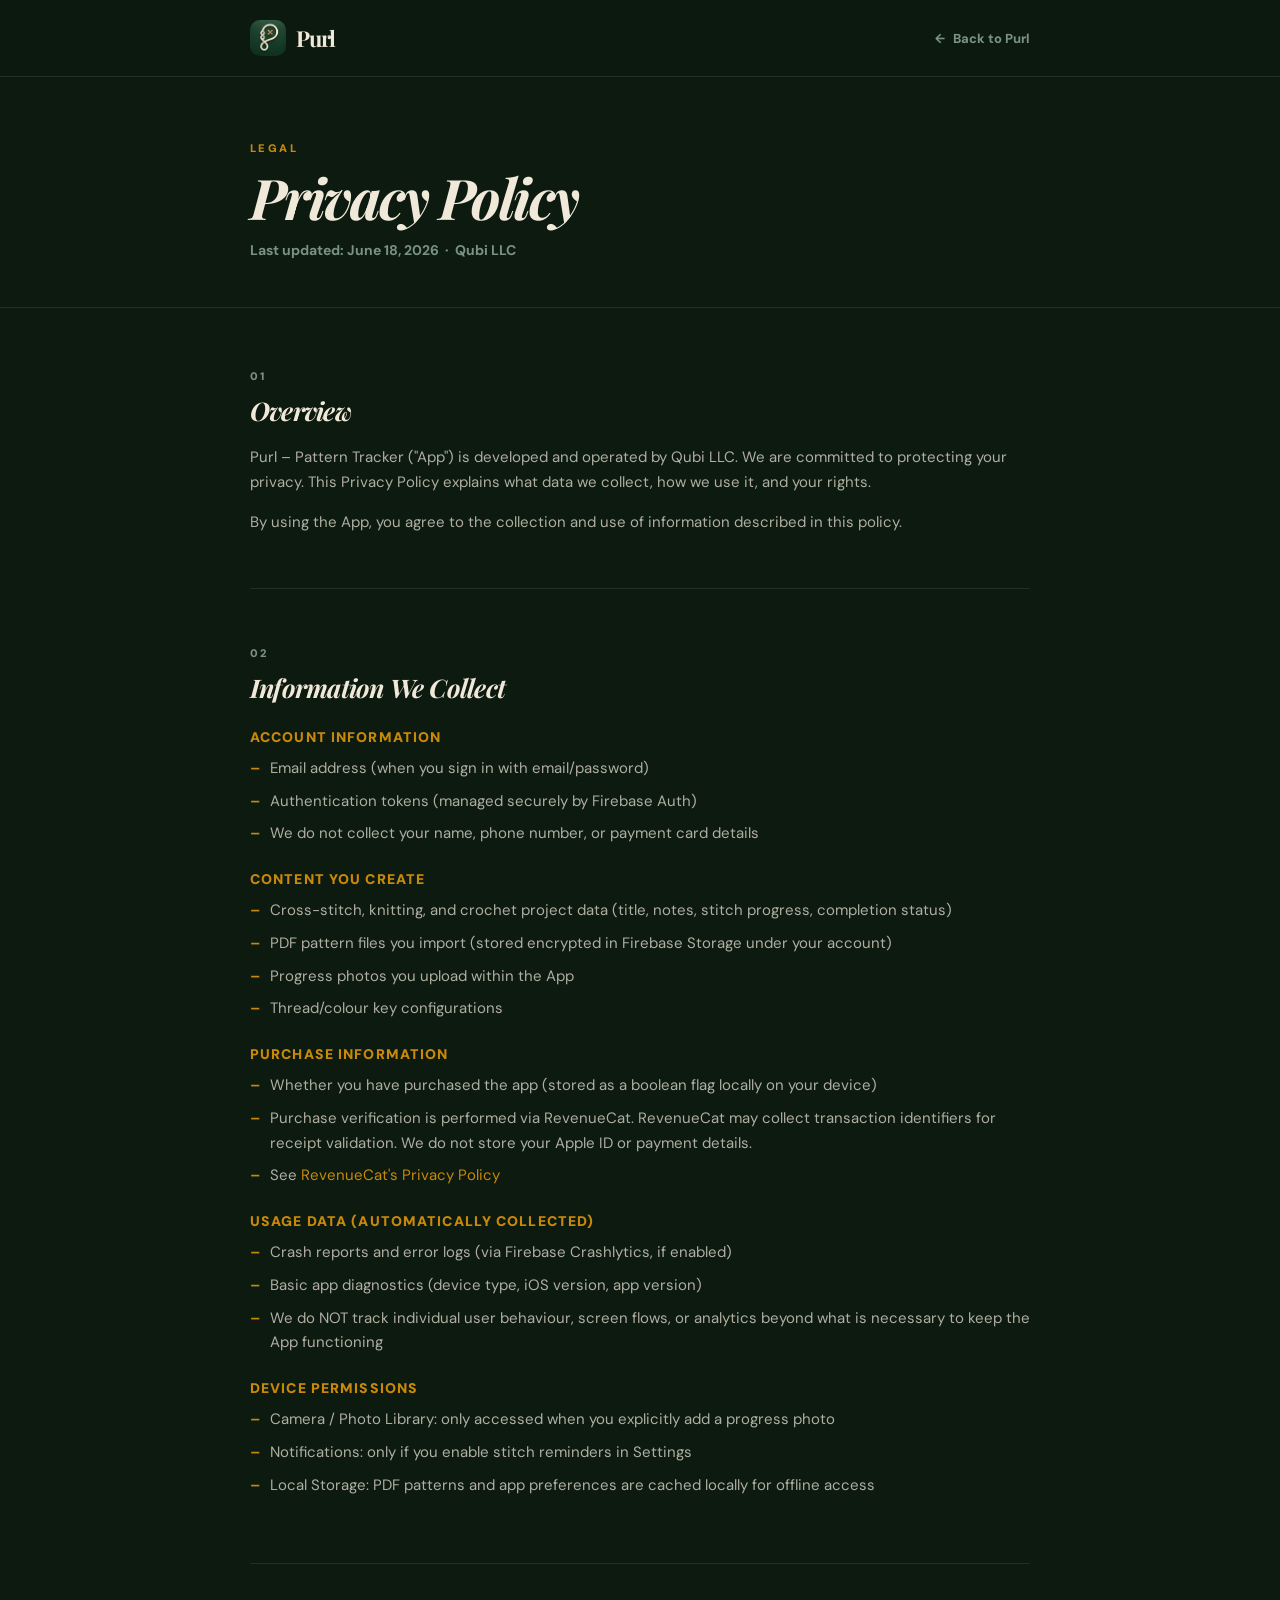
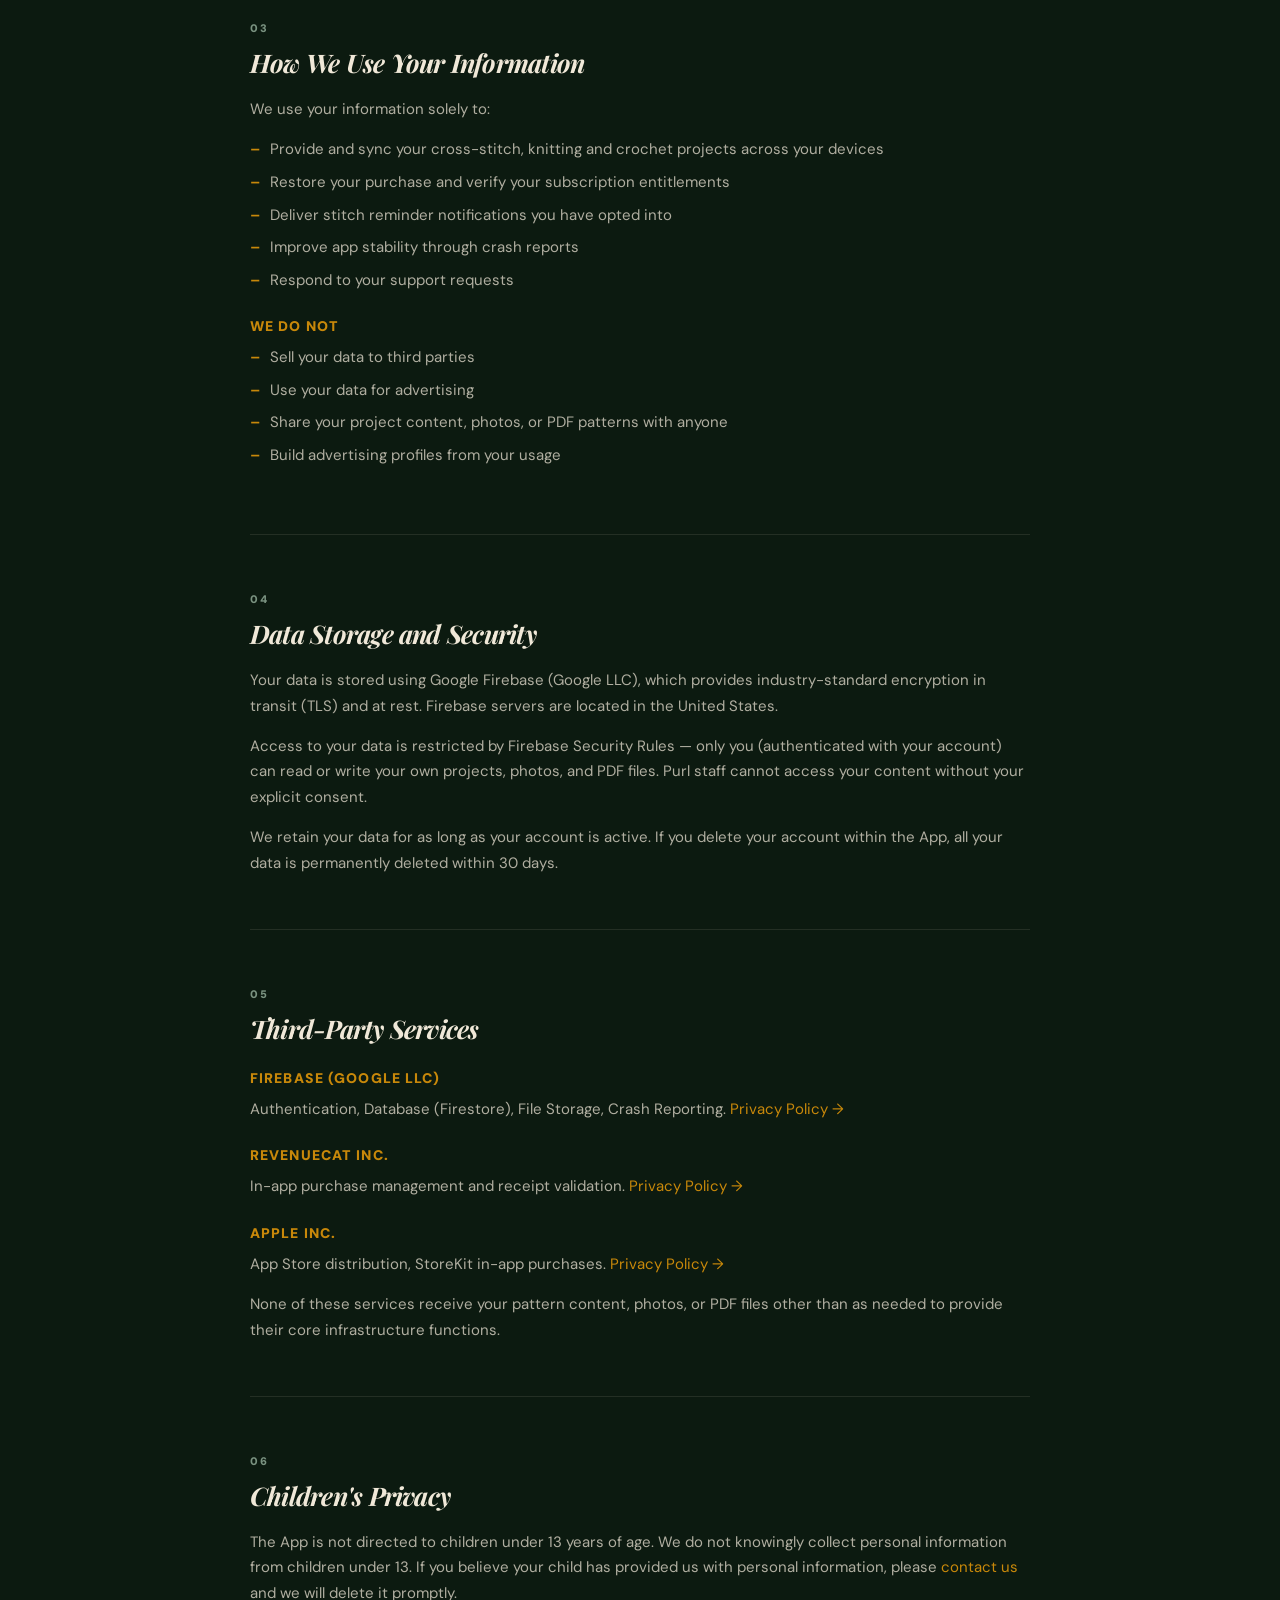
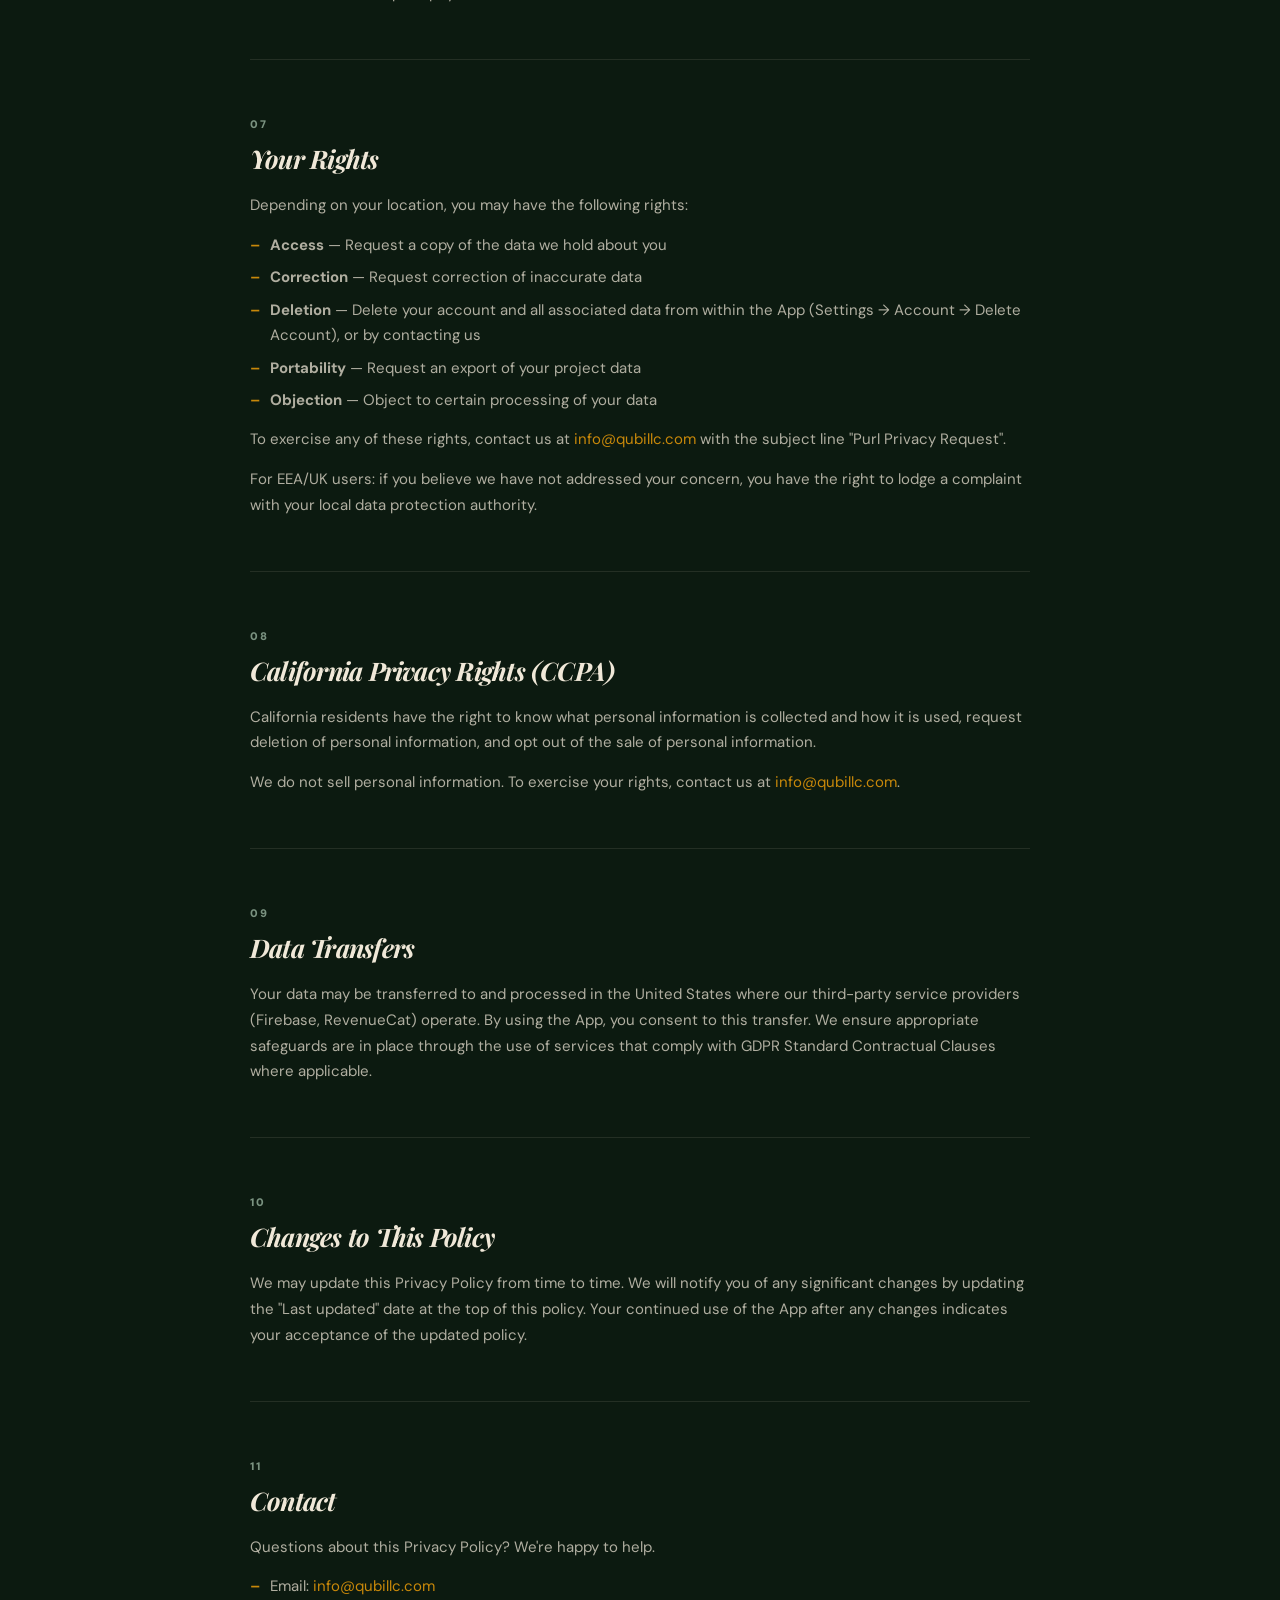
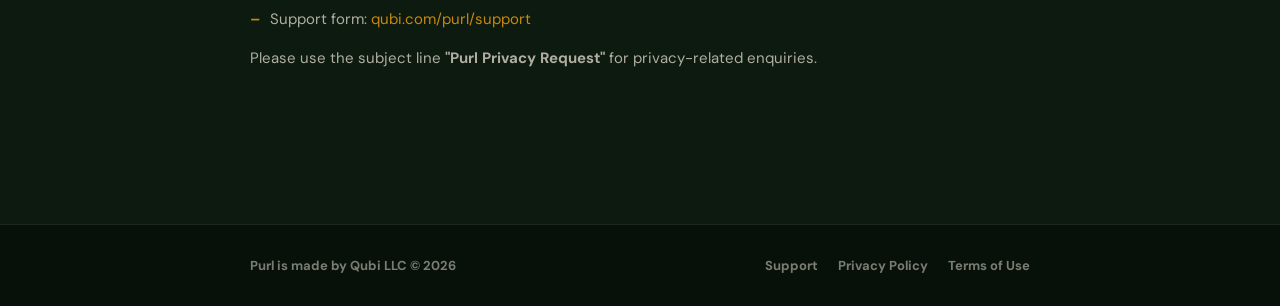
<file: purl/privacy.html>
<!DOCTYPE html>
<html lang="en">
<head>
  <meta charset="UTF-8" />
  <meta name="viewport" content="width=device-width, initial-scale=1.0" />
  <title>Privacy Policy – Purl Pattern Tracker</title>
  <meta name="description" content="Privacy Policy for Purl – Pattern Tracker. Learn how Qubi LLC collects, uses and protects your data." />
  <link rel="canonical" href="https://qubi.com/purl/privacy" />
  <meta name="robots" content="index, follow" />
  <link rel="icon" type="image/png" href="/purl/assets/purl-icon.png" />
  <link rel="apple-touch-icon" href="/purl/assets/purl-icon.png" />
  <meta name="theme-color" content="#0c1a10" />

  <link rel="preconnect" href="https://fonts.googleapis.com" />
  <link rel="preconnect" href="https://fonts.gstatic.com" crossorigin />
  <link href="https://fonts.googleapis.com/css2?family=DM+Sans:wght@400;500;600;700;800&family=Playfair+Display:ital,wght@0,600;0,700;1,600;1,700&display=swap" rel="stylesheet" />

  <style>
    :root{
      --bg:#0c1a10;
      --deep:#07110a;
      --surface:#142019;
      --cream:#f0e8d8;
      --cream2:rgba(240,232,216,.72);
      --amber:#c8880a;
      --muted:#7a9280;
      --line:rgba(240,232,216,.1);
      --serif:"Playfair Display",Georgia,serif;
      --body:"DM Sans",system-ui,sans-serif;
      --container:min(100% - 52px,780px);
    }
    *{box-sizing:border-box;margin:0;padding:0}
    html{background:var(--bg)}
    body{
      font-family:var(--body);
      color:var(--cream);
      background:var(--bg);
      min-height:100vh;
    }
    a{color:var(--amber);text-decoration:none}
    a:hover{text-decoration:underline}

    /* Nav */
    .nav{
      position:sticky;top:0;z-index:50;
      padding:20px 0;
      background:rgba(12,26,16,.92);
      backdrop-filter:blur(12px);
      border-bottom:1px solid var(--line);
    }
    .nav-inner{
      width:var(--container);
      margin:0 auto;
      display:flex;
      align-items:center;
      justify-content:space-between;
    }
    .brand{display:flex;align-items:center;gap:10px;text-decoration:none;color:var(--cream)}
    .brand img{width:36px;height:36px;border-radius:10px}
    .brand strong{font-family:var(--serif);font-size:22px;letter-spacing:-.04em}
    .back-link{
      font-size:13px;font-weight:800;color:var(--muted);
      display:inline-flex;align-items:center;gap:8px;
      transition:color .2s;
    }
    .back-link:hover{color:var(--cream);text-decoration:none}
    .back-link::before{content:"←"}

    /* Page header */
    .page-header{
      padding:64px 0 48px;
      border-bottom:1px solid var(--line);
    }
    .page-header-inner{width:var(--container);margin:0 auto}
    .page-kicker{
      font-size:11px;font-weight:900;letter-spacing:.22em;
      text-transform:uppercase;color:var(--amber);
      display:block;margin-bottom:16px;
    }
    .page-title{
      font-family:var(--serif);
      font-size:clamp(36px,5vw,56px);
      font-style:italic;
      line-height:.92;
      letter-spacing:-.04em;
    }
    .page-meta{
      margin-top:18px;
      color:var(--muted);
      font-size:14px;
      font-weight:700;
    }

    /* Content */
    .legal-content{
      width:var(--container);
      margin:0 auto;
      padding:56px 0 100px;
    }
    .legal-section{
      margin-bottom:52px;
      padding-bottom:52px;
      border-bottom:1px solid var(--line);
    }
    .legal-section:last-child{border-bottom:none;margin-bottom:0}
    .legal-section h2{
      font-family:var(--serif);
      font-size:clamp(20px,2vw,26px);
      font-style:italic;
      letter-spacing:-.03em;
      margin-bottom:18px;
      color:var(--cream);
    }
    .legal-section h3{
      font-size:14px;
      font-weight:900;
      letter-spacing:.08em;
      text-transform:uppercase;
      color:var(--amber);
      margin:24px 0 10px;
    }
    .legal-section p{
      color:var(--cream2);
      font-size:15px;
      line-height:1.72;
      margin-bottom:14px;
    }
    .legal-section p:last-child{margin-bottom:0}
    .legal-section ul{
      margin:10px 0 14px 0;
      padding-left:0;
      list-style:none;
      display:flex;
      flex-direction:column;
      gap:8px;
    }
    .legal-section ul li{
      color:var(--cream2);
      font-size:15px;
      line-height:1.65;
      padding-left:20px;
      position:relative;
    }
    .legal-section ul li::before{
      content:"–";
      position:absolute;left:0;
      color:var(--amber);
      font-weight:700;
    }
    .legal-section a{color:var(--amber)}
    .section-number{
      display:inline-block;
      font-size:11px;font-weight:900;letter-spacing:.18em;
      text-transform:uppercase;color:var(--muted);
      margin-bottom:10px;
    }
    .do-not-list li::before{content:"✕";color:rgba(200,136,10,.6)}

    /* Footer */
    .footer{
      padding:32px 0;
      border-top:1px solid var(--line);
      background:var(--deep);
    }
    .footer-inner{
      width:var(--container);
      margin:0 auto;
      display:flex;
      justify-content:space-between;
      align-items:center;
      gap:20px;
      color:rgba(240,232,216,.5);
      font-size:13px;
      font-weight:700;
    }
    .footer-links{display:flex;gap:20px}
    .footer-links a{color:rgba(240,232,216,.5);transition:.2s}
    .footer-links a:hover{color:var(--cream);text-decoration:none}

    @media(max-width:600px){
      .footer-inner{flex-direction:column;align-items:flex-start}
    }
  </style>
</head>
<body>

<header class="nav">
  <div class="nav-inner">
    <a class="brand" href="/purl">
      <img src="/purl/assets/purl-icon.png" alt="Purl" />
      <strong>Purl</strong>
    </a>
    <a class="back-link" href="/purl">Back to Purl</a>
  </div>
</header>

<div class="page-header">
  <div class="page-header-inner">
    <span class="page-kicker">Legal</span>
    <h1 class="page-title">Privacy Policy</h1>
    <p class="page-meta">Last updated: June 18, 2026 &nbsp;·&nbsp; Qubi LLC</p>
  </div>
</div>

<main class="legal-content">

  <div class="legal-section">
    <span class="section-number">01</span>
    <h2>Overview</h2>
    <p>Purl – Pattern Tracker ("App") is developed and operated by Qubi LLC. We are committed to protecting your privacy. This Privacy Policy explains what data we collect, how we use it, and your rights.</p>
    <p>By using the App, you agree to the collection and use of information described in this policy.</p>
  </div>

  <div class="legal-section">
    <span class="section-number">02</span>
    <h2>Information We Collect</h2>

    <h3>Account Information</h3>
    <ul>
      <li>Email address (when you sign in with email/password)</li>
      <li>Authentication tokens (managed securely by Firebase Auth)</li>
      <li>We do not collect your name, phone number, or payment card details</li>
    </ul>

    <h3>Content You Create</h3>
    <ul>
      <li>Cross-stitch, knitting, and crochet project data (title, notes, stitch progress, completion status)</li>
      <li>PDF pattern files you import (stored encrypted in Firebase Storage under your account)</li>
      <li>Progress photos you upload within the App</li>
      <li>Thread/colour key configurations</li>
    </ul>

    <h3>Purchase Information</h3>
    <ul>
      <li>Whether you have purchased the app (stored as a boolean flag locally on your device)</li>
      <li>Purchase verification is performed via RevenueCat. RevenueCat may collect transaction identifiers for receipt validation. We do not store your Apple ID or payment details.</li>
      <li>See <a href="https://www.revenuecat.com/privacy" target="_blank" rel="noopener">RevenueCat's Privacy Policy</a></li>
    </ul>

    <h3>Usage Data (Automatically Collected)</h3>
    <ul>
      <li>Crash reports and error logs (via Firebase Crashlytics, if enabled)</li>
      <li>Basic app diagnostics (device type, iOS version, app version)</li>
      <li>We do NOT track individual user behaviour, screen flows, or analytics beyond what is necessary to keep the App functioning</li>
    </ul>

    <h3>Device Permissions</h3>
    <ul>
      <li>Camera / Photo Library: only accessed when you explicitly add a progress photo</li>
      <li>Notifications: only if you enable stitch reminders in Settings</li>
      <li>Local Storage: PDF patterns and app preferences are cached locally for offline access</li>
    </ul>
  </div>

  <div class="legal-section">
    <span class="section-number">03</span>
    <h2>How We Use Your Information</h2>
    <p>We use your information solely to:</p>
    <ul>
      <li>Provide and sync your cross-stitch, knitting and crochet projects across your devices</li>
      <li>Restore your purchase and verify your subscription entitlements</li>
      <li>Deliver stitch reminder notifications you have opted into</li>
      <li>Improve app stability through crash reports</li>
      <li>Respond to your support requests</li>
    </ul>
    <h3>We Do Not</h3>
    <ul class="do-not-list">
      <li>Sell your data to third parties</li>
      <li>Use your data for advertising</li>
      <li>Share your project content, photos, or PDF patterns with anyone</li>
      <li>Build advertising profiles from your usage</li>
    </ul>
  </div>

  <div class="legal-section">
    <span class="section-number">04</span>
    <h2>Data Storage and Security</h2>
    <p>Your data is stored using Google Firebase (Google LLC), which provides industry-standard encryption in transit (TLS) and at rest. Firebase servers are located in the United States.</p>
    <p>Access to your data is restricted by Firebase Security Rules — only you (authenticated with your account) can read or write your own projects, photos, and PDF files. Purl staff cannot access your content without your explicit consent.</p>
    <p>We retain your data for as long as your account is active. If you delete your account within the App, all your data is permanently deleted within 30 days.</p>
  </div>

  <div class="legal-section">
    <span class="section-number">05</span>
    <h2>Third-Party Services</h2>

    <h3>Firebase (Google LLC)</h3>
    <p>Authentication, Database (Firestore), File Storage, Crash Reporting. <a href="https://firebase.google.com/support/privacy" target="_blank" rel="noopener">Privacy Policy →</a></p>

    <h3>RevenueCat Inc.</h3>
    <p>In-app purchase management and receipt validation. <a href="https://www.revenuecat.com/privacy" target="_blank" rel="noopener">Privacy Policy →</a></p>

    <h3>Apple Inc.</h3>
    <p>App Store distribution, StoreKit in-app purchases. <a href="https://www.apple.com/privacy" target="_blank" rel="noopener">Privacy Policy →</a></p>

    <p>None of these services receive your pattern content, photos, or PDF files other than as needed to provide their core infrastructure functions.</p>
  </div>

  <div class="legal-section">
    <span class="section-number">06</span>
    <h2>Children's Privacy</h2>
    <p>The App is not directed to children under 13 years of age. We do not knowingly collect personal information from children under 13. If you believe your child has provided us with personal information, please <a href="/purl/support">contact us</a> and we will delete it promptly.</p>
  </div>

  <div class="legal-section">
    <span class="section-number">07</span>
    <h2>Your Rights</h2>
    <p>Depending on your location, you may have the following rights:</p>
    <ul>
      <li><strong>Access</strong> — Request a copy of the data we hold about you</li>
      <li><strong>Correction</strong> — Request correction of inaccurate data</li>
      <li><strong>Deletion</strong> — Delete your account and all associated data from within the App (Settings → Account → Delete Account), or by contacting us</li>
      <li><strong>Portability</strong> — Request an export of your project data</li>
      <li><strong>Objection</strong> — Object to certain processing of your data</li>
    </ul>
    <p>To exercise any of these rights, contact us at <a href="mailto:info@qubillc.com">info@qubillc.com</a> with the subject line "Purl Privacy Request".</p>
    <p>For EEA/UK users: if you believe we have not addressed your concern, you have the right to lodge a complaint with your local data protection authority.</p>
  </div>

  <div class="legal-section">
    <span class="section-number">08</span>
    <h2>California Privacy Rights (CCPA)</h2>
    <p>California residents have the right to know what personal information is collected and how it is used, request deletion of personal information, and opt out of the sale of personal information.</p>
    <p>We do not sell personal information. To exercise your rights, contact us at <a href="mailto:info@qubillc.com">info@qubillc.com</a>.</p>
  </div>

  <div class="legal-section">
    <span class="section-number">09</span>
    <h2>Data Transfers</h2>
    <p>Your data may be transferred to and processed in the United States where our third-party service providers (Firebase, RevenueCat) operate. By using the App, you consent to this transfer. We ensure appropriate safeguards are in place through the use of services that comply with GDPR Standard Contractual Clauses where applicable.</p>
  </div>

  <div class="legal-section">
    <span class="section-number">10</span>
    <h2>Changes to This Policy</h2>
    <p>We may update this Privacy Policy from time to time. We will notify you of any significant changes by updating the "Last updated" date at the top of this policy. Your continued use of the App after any changes indicates your acceptance of the updated policy.</p>
  </div>

  <div class="legal-section">
    <span class="section-number">11</span>
    <h2>Contact</h2>
    <p>Questions about this Privacy Policy? We're happy to help.</p>
    <ul>
      <li>Email: <a href="mailto:info@qubillc.com">info@qubillc.com</a></li>
      <li>Support form: <a href="/purl/support">qubi.com/purl/support</a></li>
    </ul>
    <p>Please use the subject line <strong>"Purl Privacy Request"</strong> for privacy-related enquiries.</p>
  </div>

</main>

<footer class="footer">
  <div class="footer-inner">
    <span>Purl is made by Qubi LLC © 2026</span>
    <div class="footer-links">
      <a href="/purl/support">Support</a>
      <a href="/purl/privacy">Privacy Policy</a>
      <a href="/purl/terms">Terms of Use</a>
    </div>
  </div>
</footer>

</body>
</html>
</file>
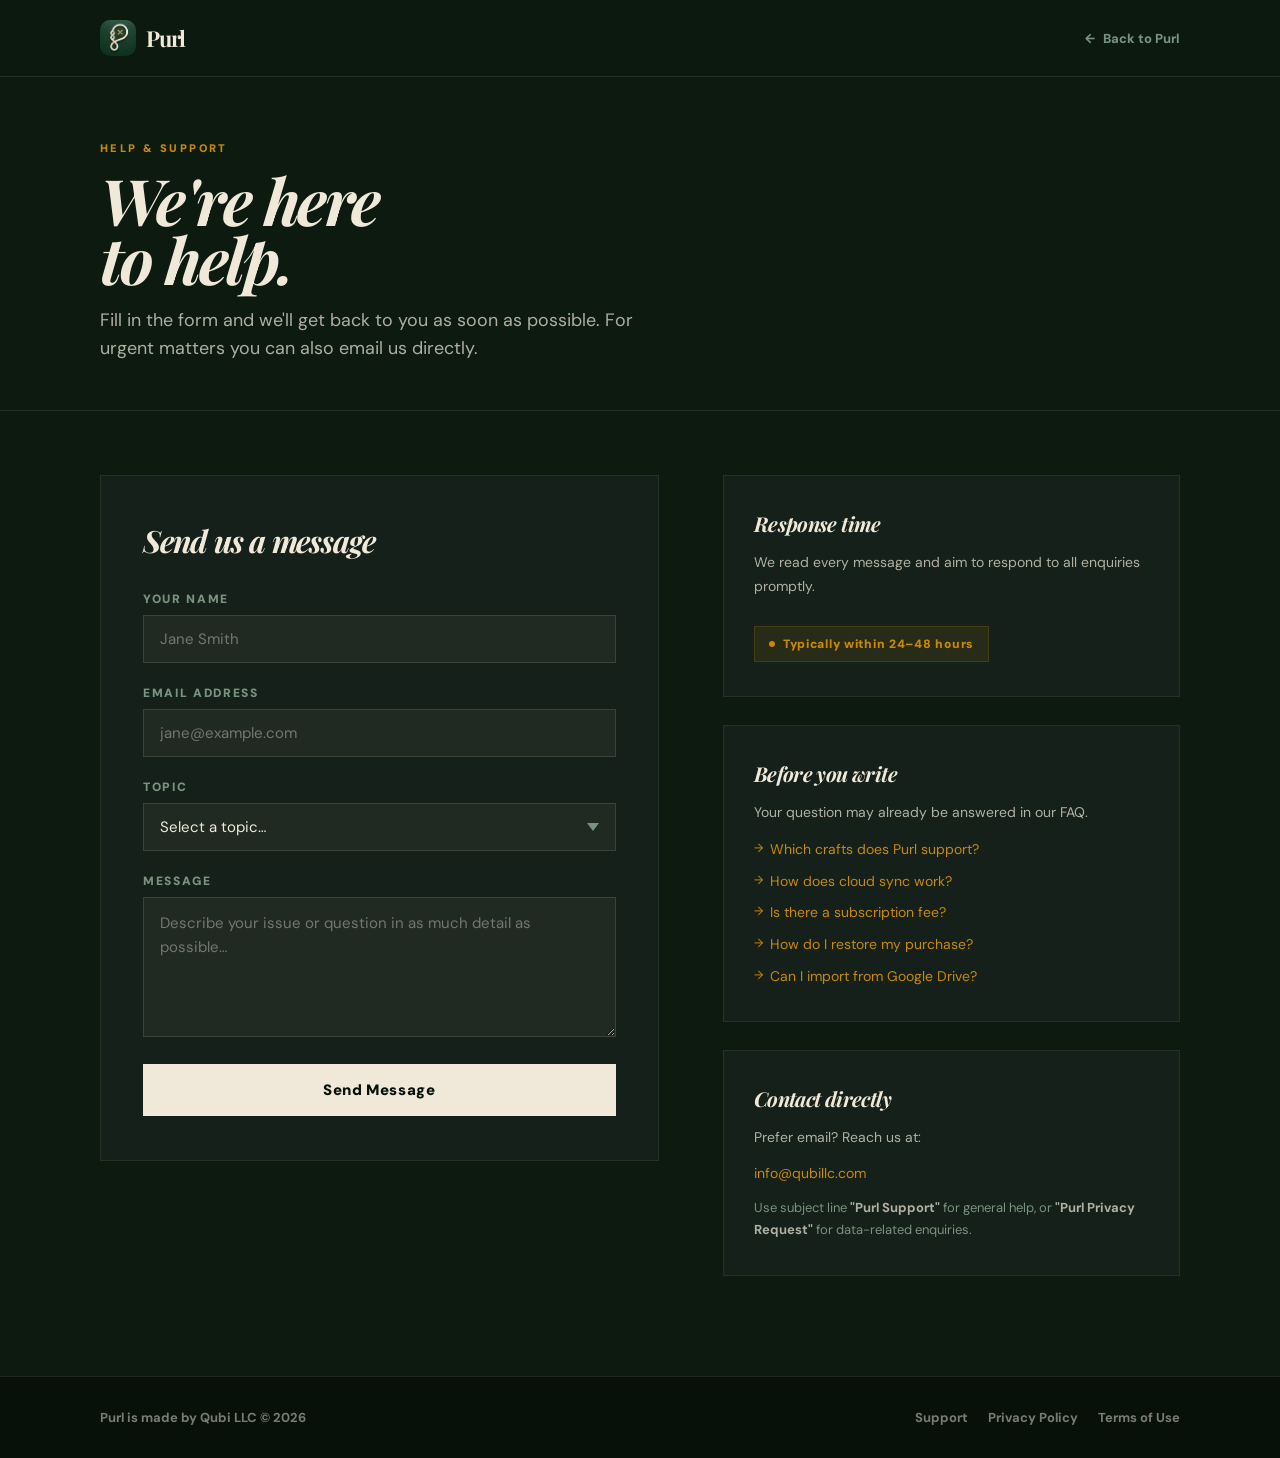
<file: purl/support.html>
<!DOCTYPE html>
<html lang="en">
<head>
  <meta charset="UTF-8" />
  <meta name="viewport" content="width=device-width, initial-scale=1.0" />
  <title>Support – Purl Pattern Tracker</title>
  <meta name="description" content="Get help with Purl – Pattern Tracker. Contact Qubi LLC for support, bug reports, or feature requests." />
  <link rel="canonical" href="https://qubi.com/purl/support" />
  <meta name="robots" content="index, follow" />
  <link rel="icon" type="image/png" href="/purl/assets/purl-icon.png" />
  <link rel="apple-touch-icon" href="/purl/assets/purl-icon.png" />
  <meta name="theme-color" content="#0c1a10" />

  <link rel="preconnect" href="https://fonts.googleapis.com" />
  <link rel="preconnect" href="https://fonts.gstatic.com" crossorigin />
  <link href="https://fonts.googleapis.com/css2?family=DM+Sans:wght@400;500;600;700;800&family=Playfair+Display:ital,wght@0,600;0,700;1,600;1,700&display=swap" rel="stylesheet" />

  <style>
    :root{
      --bg:#0c1a10;
      --deep:#07110a;
      --surface:#142019;
      --surface2:#19291f;
      --cream:#f0e8d8;
      --cream2:rgba(240,232,216,.72);
      --amber:#c8880a;
      --muted:#7a9280;
      --line:rgba(240,232,216,.1);
      --serif:"Playfair Display",Georgia,serif;
      --body:"DM Sans",system-ui,sans-serif;
      --container:min(100% - 52px,1080px);
    }
    *{box-sizing:border-box;margin:0;padding:0}
    html{background:var(--bg)}
    body{font-family:var(--body);color:var(--cream);background:var(--bg);min-height:100vh}
    a{color:var(--amber);text-decoration:none}
    a:hover{text-decoration:underline}

    /* Nav */
    .nav{
      position:sticky;top:0;z-index:50;
      padding:20px 0;
      background:rgba(12,26,16,.92);
      backdrop-filter:blur(12px);
      border-bottom:1px solid var(--line);
    }
    .nav-inner{
      width:var(--container);margin:0 auto;
      display:flex;align-items:center;justify-content:space-between;
    }
    .brand{display:flex;align-items:center;gap:10px;text-decoration:none;color:var(--cream)}
    .brand img{width:36px;height:36px;border-radius:10px}
    .brand strong{font-family:var(--serif);font-size:22px;letter-spacing:-.04em}
    .back-link{
      font-size:13px;font-weight:800;color:var(--muted);
      display:inline-flex;align-items:center;gap:8px;transition:color .2s;
    }
    .back-link:hover{color:var(--cream);text-decoration:none}
    .back-link::before{content:"←"}

    /* Page header */
    .page-header{padding:64px 0 48px;border-bottom:1px solid var(--line)}
    .page-header-inner{width:var(--container);margin:0 auto}
    .page-kicker{
      font-size:11px;font-weight:900;letter-spacing:.22em;
      text-transform:uppercase;color:var(--amber);
      display:block;margin-bottom:16px;
    }
    .page-title{
      font-family:var(--serif);
      font-size:clamp(36px,5vw,64px);
      font-style:italic;line-height:.92;letter-spacing:-.04em;
    }
    .page-subtitle{
      margin-top:18px;color:var(--cream2);
      font-size:clamp(16px,1.4vw,19px);
      line-height:1.55;max-width:560px;
    }

    /* Main grid */
    .support-grid{
      width:var(--container);
      margin:0 auto;
      padding:64px 0 100px;
      display:grid;
      grid-template-columns:1.1fr .9fr;
      gap:64px;
      align-items:start;
    }

    /* Form */
    .form-card{
      background:var(--surface);
      border:1px solid rgba(240,232,216,.08);
      padding:44px 42px;
    }
    .form-card h2{
      font-family:var(--serif);
      font-size:clamp(26px,2.4vw,34px);
      font-style:italic;letter-spacing:-.04em;
      margin-bottom:30px;
    }

    .field{margin-bottom:22px}
    .field label{
      display:block;
      font-size:12px;font-weight:900;letter-spacing:.14em;
      text-transform:uppercase;color:var(--muted);
      margin-bottom:8px;
    }
    .field input,
    .field select,
    .field textarea{
      width:100%;
      background:rgba(240,232,216,.05);
      border:1px solid rgba(240,232,216,.12);
      color:var(--cream);
      font-family:var(--body);
      font-size:15px;
      padding:13px 16px;
      border-radius:0;
      outline:none;
      transition:border-color .2s;
      -webkit-appearance:none;
    }
    .field input:focus,
    .field select:focus,
    .field textarea:focus{
      border-color:var(--amber);
    }
    .field textarea{
      min-height:140px;
      resize:vertical;
      line-height:1.6;
    }
    .field select{
      cursor:pointer;
      background-image:url("data:image/svg+xml,%3Csvg xmlns='http://www.w3.org/2000/svg' width='12' height='8' viewBox='0 0 12 8'%3E%3Cpath fill='%237a9280' d='M6 8L0 0h12z'/%3E%3C/svg%3E");
      background-repeat:no-repeat;
      background-position:right 16px center;
      padding-right:40px;
    }
    .field select option{background:#142019;color:var(--cream)}

    .submit-btn{
      width:100%;
      padding:16px 24px;
      background:var(--cream);
      color:#07110a;
      font-family:var(--body);
      font-size:15px;
      font-weight:900;
      border:none;
      cursor:pointer;
      letter-spacing:.04em;
      transition:opacity .2s, transform .15s;
      position:relative;
      overflow:hidden;
    }
    .submit-btn::before{
      content:"";
      position:absolute;inset:0;
      background:linear-gradient(110deg,transparent,rgba(255,255,255,.3),transparent);
      transform:translateX(-130%);
      transition:transform .55s ease;
    }
    .submit-btn:hover::before{transform:translateX(130%)}
    .submit-btn:hover{opacity:.92}
    .submit-btn:active{transform:scale(.98)}

    /* Alerts */
    .alert{
      padding:14px 18px;
      margin-bottom:22px;
      font-size:14px;
      font-weight:700;
      border-left:3px solid;
    }
    .alert-success{
      background:rgba(122,146,128,.12);
      border-color:var(--muted);
      color:var(--cream2);
    }
    .alert-error{
      background:rgba(200,80,80,.1);
      border-color:#c85050;
      color:rgba(240,180,180,.9);
    }

    /* Sidebar */
    .sidebar{display:flex;flex-direction:column;gap:28px}

    .info-card{
      background:var(--surface);
      border:1px solid rgba(240,232,216,.08);
      padding:34px 30px;
    }
    .info-card h3{
      font-family:var(--serif);
      font-size:clamp(18px,1.6vw,22px);
      font-style:italic;letter-spacing:-.03em;
      margin-bottom:14px;
    }
    .info-card p{
      color:var(--cream2);font-size:14px;line-height:1.68;
      margin-bottom:12px;
    }
    .info-card p:last-child{margin-bottom:0}
    .info-card ul{
      list-style:none;padding:0;
      display:flex;flex-direction:column;gap:10px;
      margin-top:14px;
    }
    .info-card ul li{
      font-size:14px;color:var(--cream2);
      line-height:1.55;padding-left:16px;position:relative;
    }
    .info-card ul li::before{
      content:"→";position:absolute;left:0;
      color:var(--amber);font-size:12px;
    }
    .response-badge{
      display:inline-flex;align-items:center;gap:8px;
      padding:9px 14px;
      background:rgba(200,136,10,.1);
      border:1px solid rgba(200,136,10,.2);
      font-size:12px;font-weight:900;color:var(--amber);
      letter-spacing:.06em;
      margin-top:16px;
    }
    .response-badge::before{
      content:"";width:6px;height:6px;border-radius:50%;
      background:var(--amber);
    }

    /* Footer */
    .footer{padding:32px 0;border-top:1px solid var(--line);background:var(--deep)}
    .footer-inner{
      width:var(--container);margin:0 auto;
      display:flex;justify-content:space-between;align-items:center;gap:20px;
      color:rgba(240,232,216,.5);font-size:13px;font-weight:700;
    }
    .footer-links{display:flex;gap:20px}
    .footer-links a{color:rgba(240,232,216,.5);transition:.2s}
    .footer-links a:hover{color:var(--cream);text-decoration:none}

    @media(max-width:860px){
      .support-grid{grid-template-columns:1fr;gap:40px}
      .form-card{padding:34px 28px}
    }
    @media(max-width:600px){
      .footer-inner{flex-direction:column;align-items:flex-start}
    }
  </style>
</head>
<body>

<header class="nav">
  <div class="nav-inner">
    <a class="brand" href="/purl">
      <img src="/purl/assets/purl-icon.png" alt="Purl" />
      <strong>Purl</strong>
    </a>
    <a class="back-link" href="/purl">Back to Purl</a>
  </div>
</header>

<div class="page-header">
  <div class="page-header-inner">
    <span class="page-kicker">Help & Support</span>
    <h1 class="page-title">We're here<br>to help.</h1>
    <p class="page-subtitle">Fill in the form and we'll get back to you as soon as possible. For urgent matters you can also email us directly.</p>
  </div>
</div>

<div class="support-grid">

  <!-- Contact Form -->
  <div class="form-card">
    <h2>Send us a message</h2>

    <div class="alert alert-success" id="msg-success" style="display:none">
      ✓ Your message has been sent! We'll get back to you within 24–48 hours.
    </div>
    <div class="alert alert-error" id="msg-error" style="display:none">
      Something went wrong. Please try again or email us directly at <a href="mailto:info@qubillc.com">info@qubillc.com</a>
    </div>
    <script>
      (function(){
        var p = new URLSearchParams(window.location.search);
        if(p.get('sent') === '1'){ document.getElementById('msg-success').style.display='block'; }
        else if(p.get('error'))  { document.getElementById('msg-error').style.display='block';   }
      })();
    </script>

    <form id="support-form" novalidate>
      <input type="hidden" name="access_key" value="75e706e6-6c1b-401c-b490-4a2b2af341be" />
      <input type="hidden" name="from_name" value="Purl Support Form" />

      <div class="field">
        <label for="name">Your Name</label>
        <input type="text" id="name" name="name" placeholder="Jane Smith" required autocomplete="name" />
      </div>

      <div class="field">
        <label for="email">Email Address</label>
        <input type="email" id="email" name="email" placeholder="jane@example.com" required autocomplete="email" />
      </div>

      <div class="field">
        <label for="subject">Topic</label>
        <select id="subject" name="subject" required>
          <option value="" disabled selected>Select a topic…</option>
          <option value="General Question">General Question</option>
          <option value="Bug Report">Bug Report</option>
          <option value="Feature Request">Feature Request</option>
          <option value="Purchase & Billing">Purchase &amp; Billing</option>
          <option value="Privacy / Data Request">Privacy / Data Request</option>
          <option value="Other">Other</option>
        </select>
      </div>

      <div class="field">
        <label for="message">Message</label>
        <textarea id="message" name="message" placeholder="Describe your issue or question in as much detail as possible…" required></textarea>
      </div>

      <div style="display:none" aria-hidden="true">
        <input type="checkbox" name="botcheck" tabindex="-1" />
      </div>

      <button type="submit" class="submit-btn" id="support-btn">Send Message</button>
    </form>

    <script>
      (function(){
        var form = document.getElementById('support-form');
        var btn  = document.getElementById('support-btn');
        var ok   = document.getElementById('msg-success');
        var err  = document.getElementById('msg-error');
        form.addEventListener('submit', function(e){
          e.preventDefault();
          if(!form.checkValidity()){ form.reportValidity(); return; }
          btn.disabled = true; btn.textContent = 'Sending…';
          fetch('https://api.web3forms.com/submit', {
            method: 'POST', body: new FormData(form)
          })
          .then(function(r){ return r.json(); })
          .then(function(d){
            form.style.display = 'none';
            ok.style.display = 'block';
          })
          .catch(function(){
            btn.disabled = false; btn.textContent = 'Send Message';
            err.style.display = 'block';
          });
        });
      })();
    </script>
  </div>

  <!-- Sidebar -->
  <aside class="sidebar">

    <div class="info-card">
      <h3>Response time</h3>
      <p>We read every message and aim to respond to all enquiries promptly.</p>
      <div class="response-badge">Typically within 24–48 hours</div>
    </div>

    <div class="info-card">
      <h3>Before you write</h3>
      <p>Your question may already be answered in our FAQ.</p>
      <ul>
        <li><a href="/purl#faq">Which crafts does Purl support?</a></li>
        <li><a href="/purl#faq">How does cloud sync work?</a></li>
        <li><a href="/purl#faq">Is there a subscription fee?</a></li>
        <li><a href="/purl#faq">How do I restore my purchase?</a></li>
        <li><a href="/purl#faq">Can I import from Google Drive?</a></li>
      </ul>
    </div>

    <div class="info-card">
      <h3>Contact directly</h3>
      <p>Prefer email? Reach us at:</p>
      <p><a href="mailto:info@qubillc.com">info@qubillc.com</a></p>
      <p style="margin-top:12px;font-size:13px;color:var(--muted)">
        Use subject line <strong style="color:var(--cream2)">"Purl Support"</strong> for general help,
        or <strong style="color:var(--cream2)">"Purl Privacy Request"</strong> for data-related enquiries.
      </p>
    </div>

  </aside>
</div>

<footer class="footer">
  <div class="footer-inner">
    <span>Purl is made by Qubi LLC © 2026</span>
    <div class="footer-links">
      <a href="/purl/support">Support</a>
      <a href="/purl/privacy">Privacy Policy</a>
      <a href="/purl/terms">Terms of Use</a>
    </div>
  </div>
</footer>

</body>
</html>
</file>
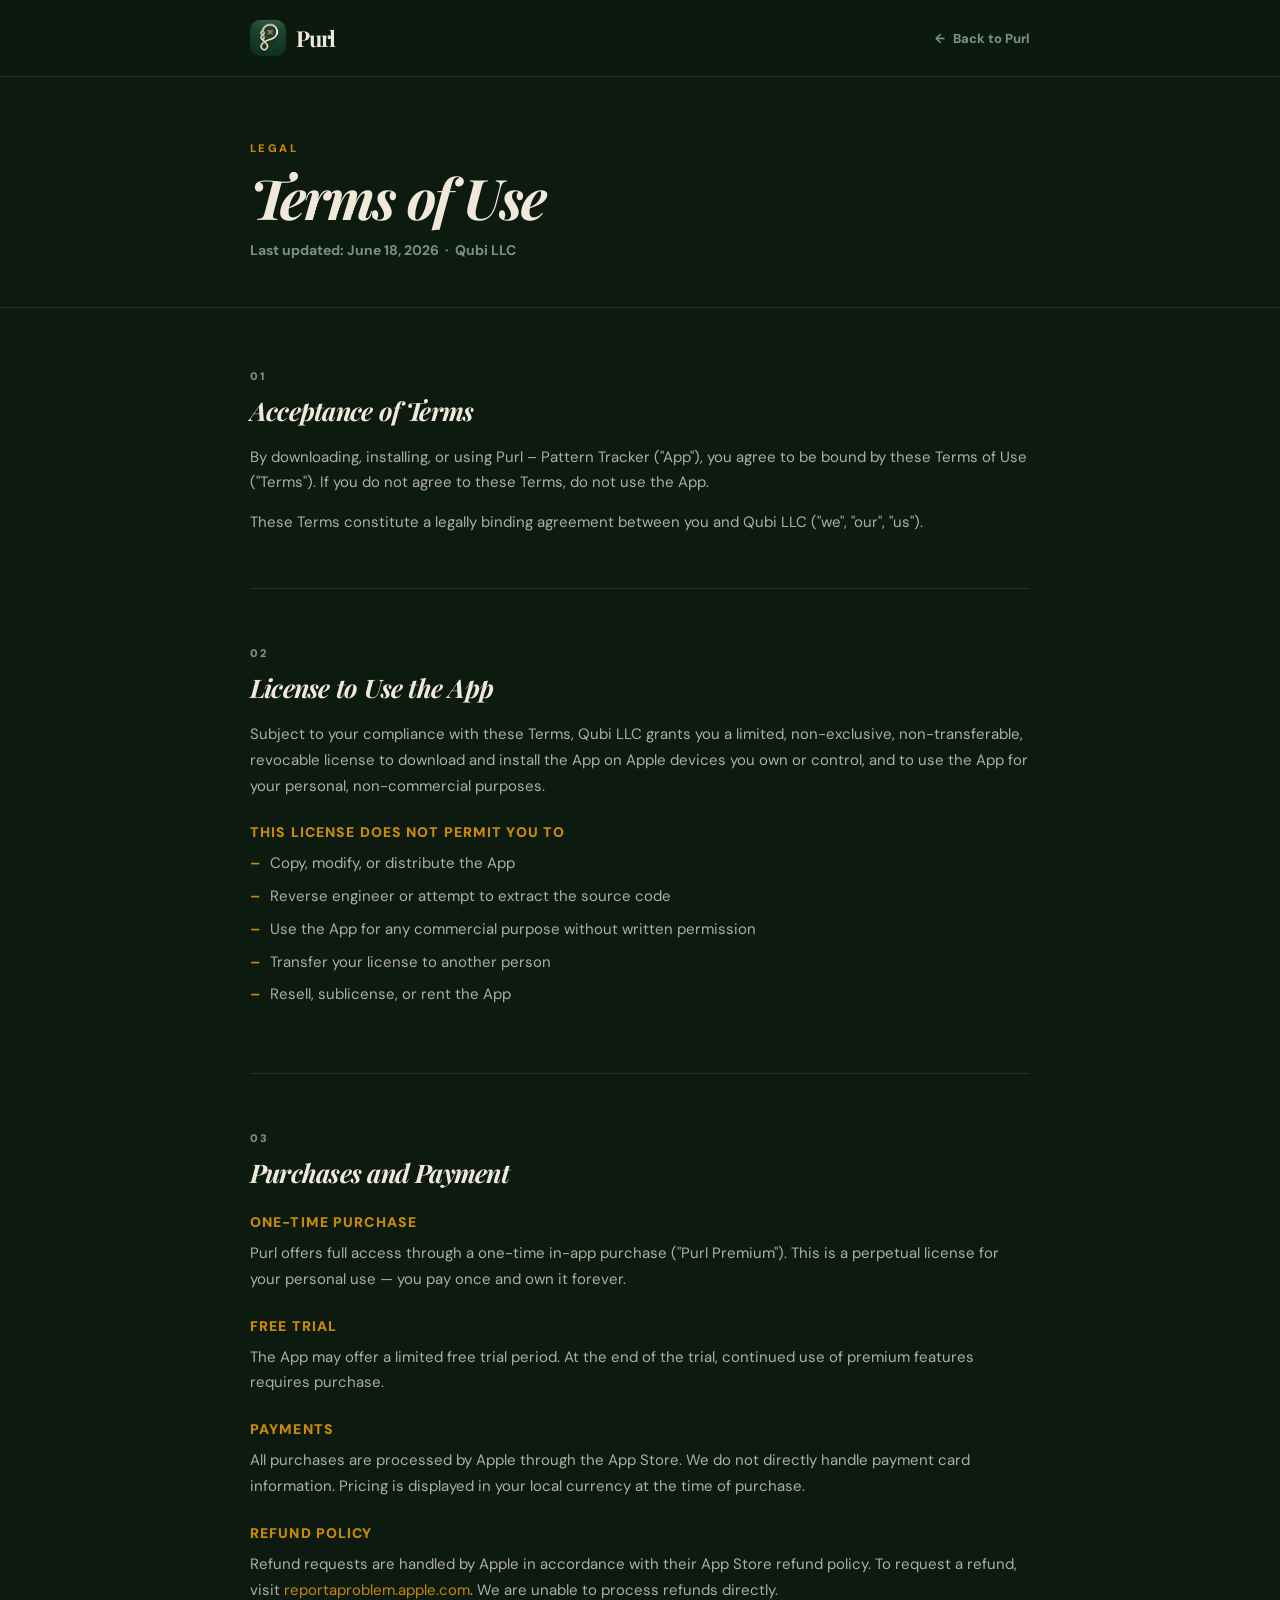
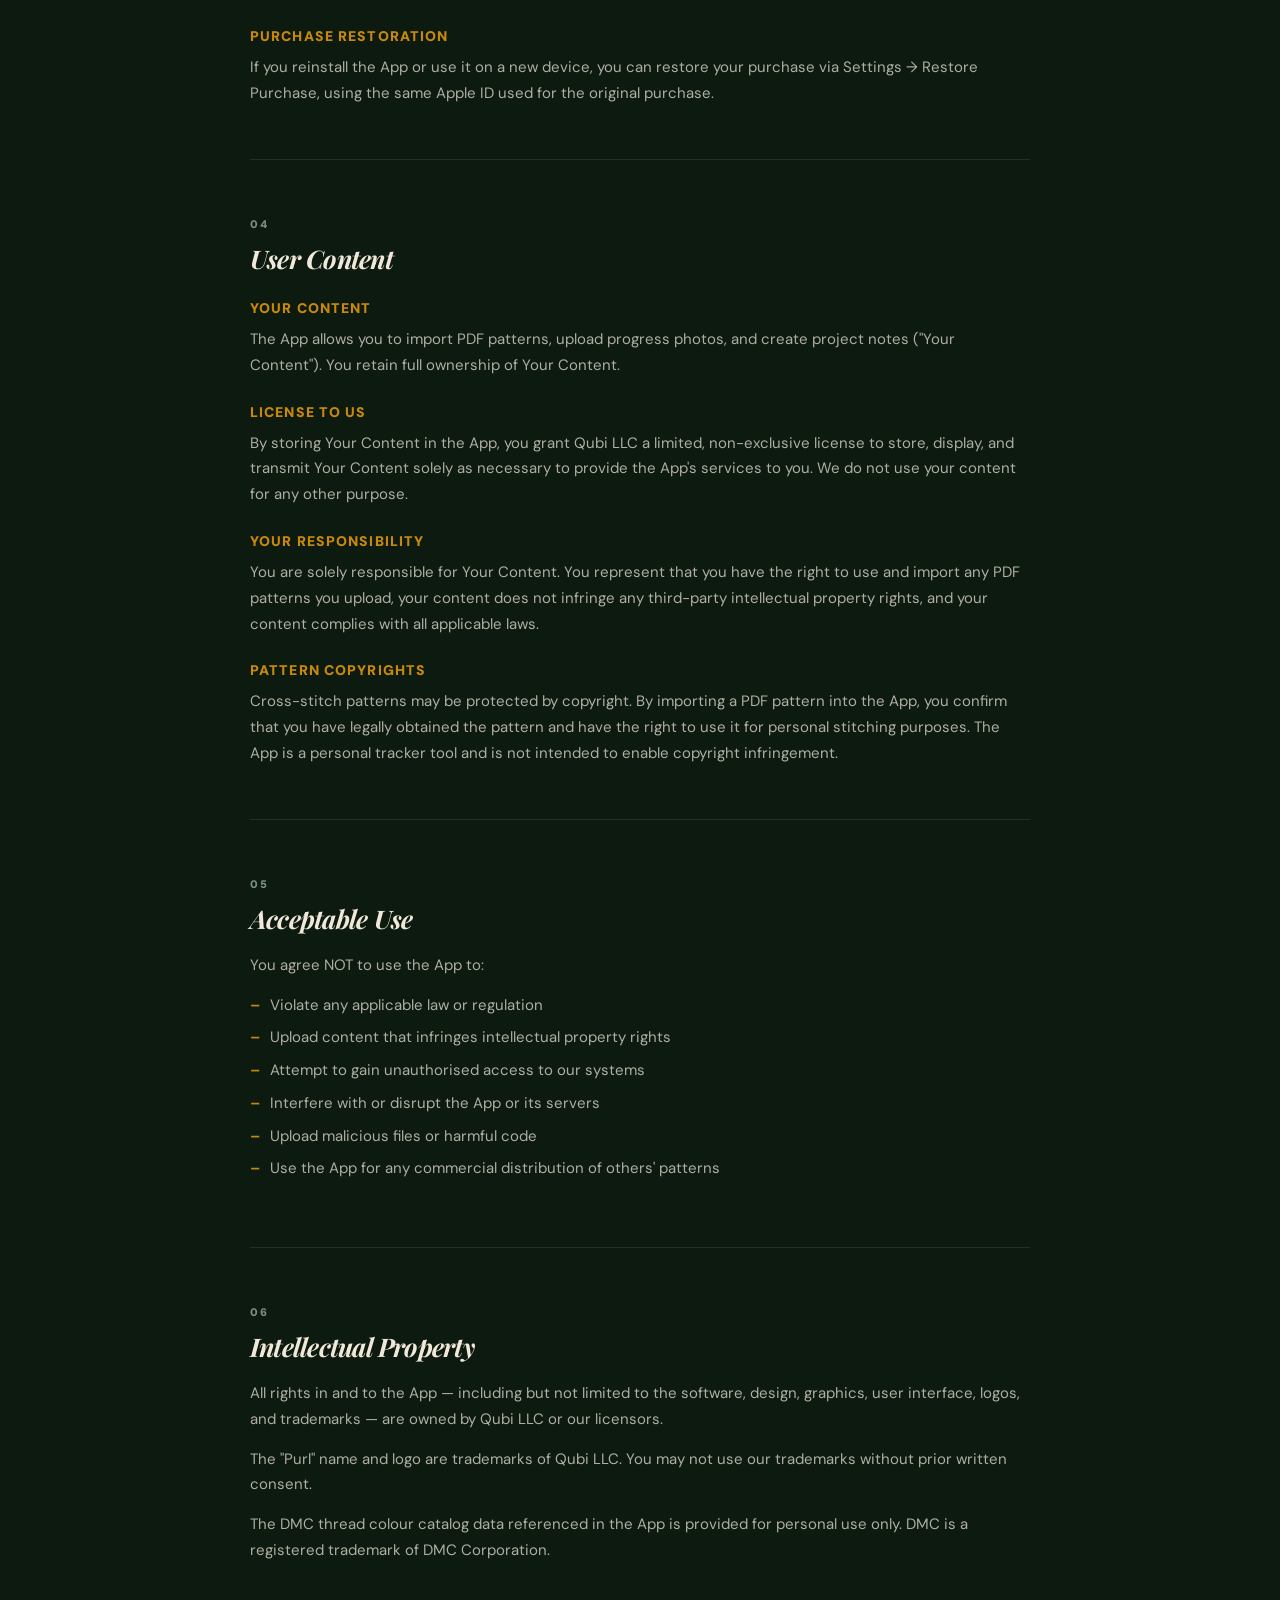
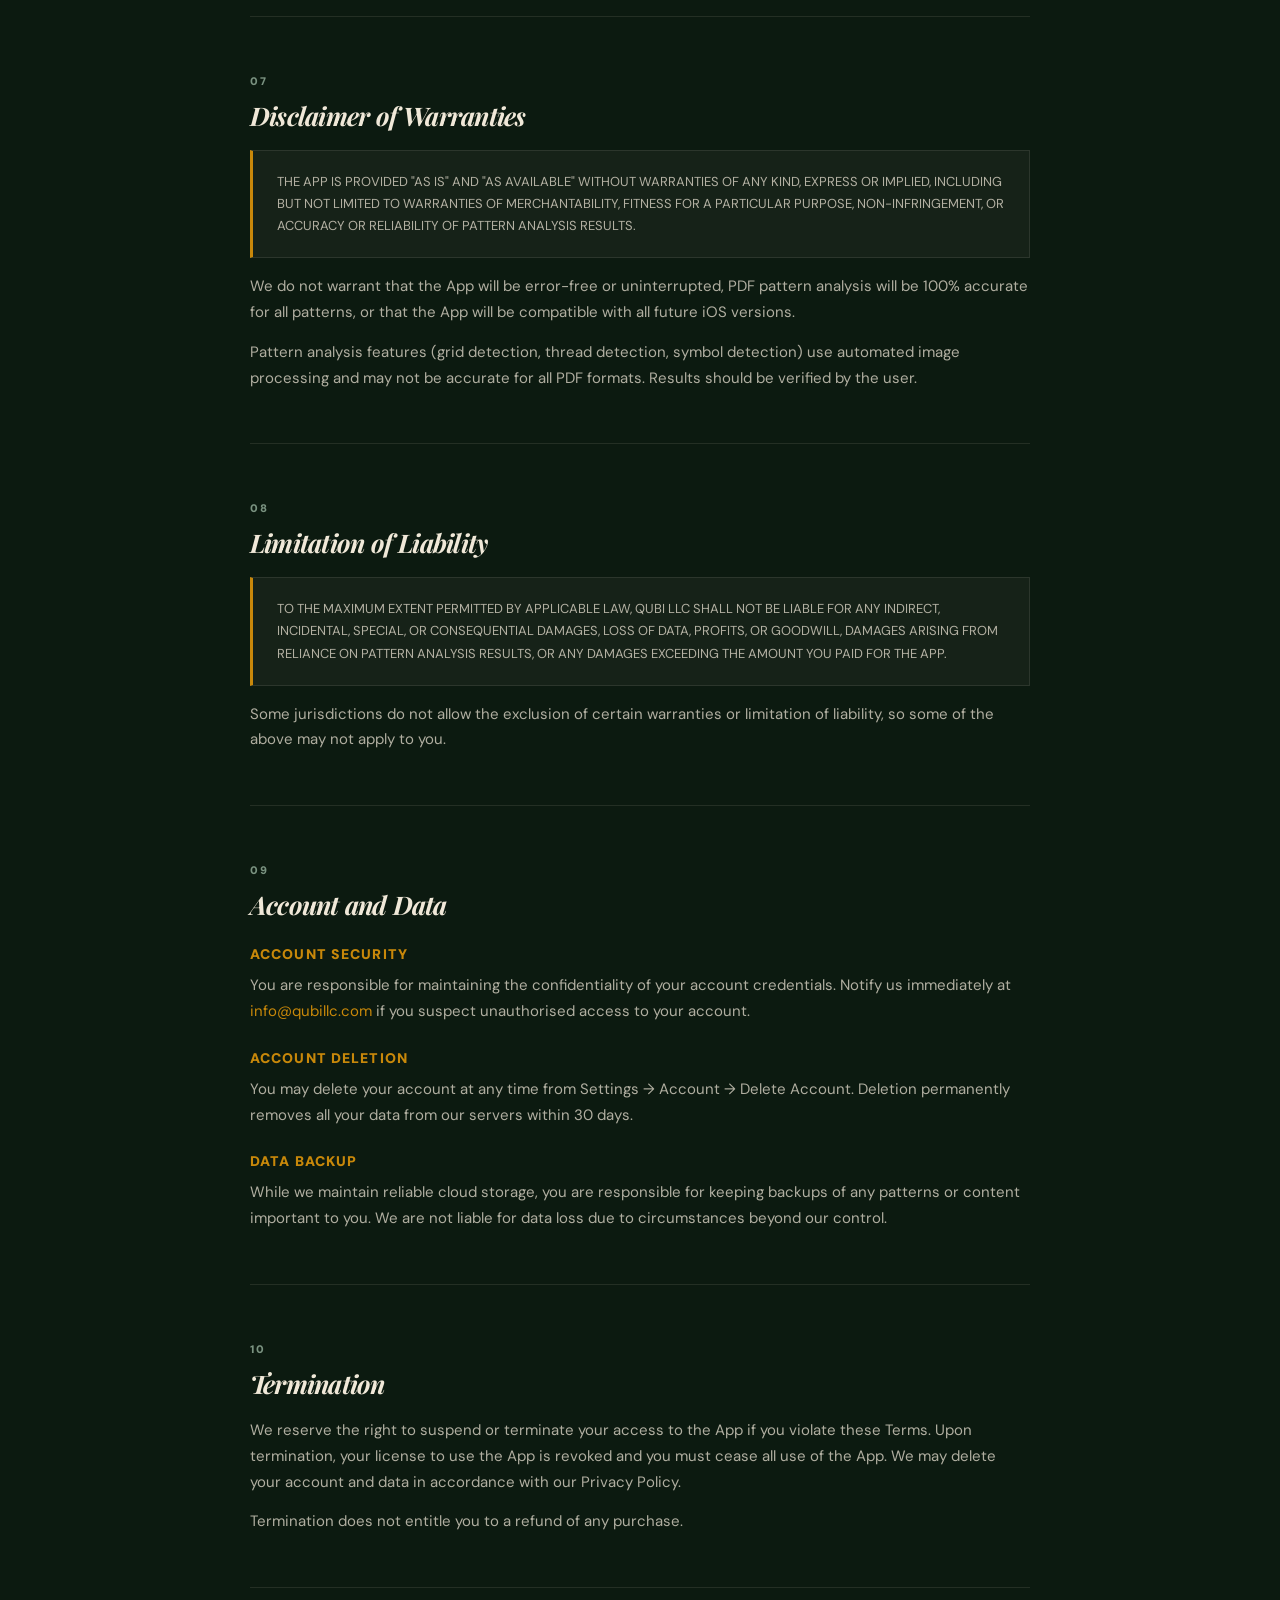
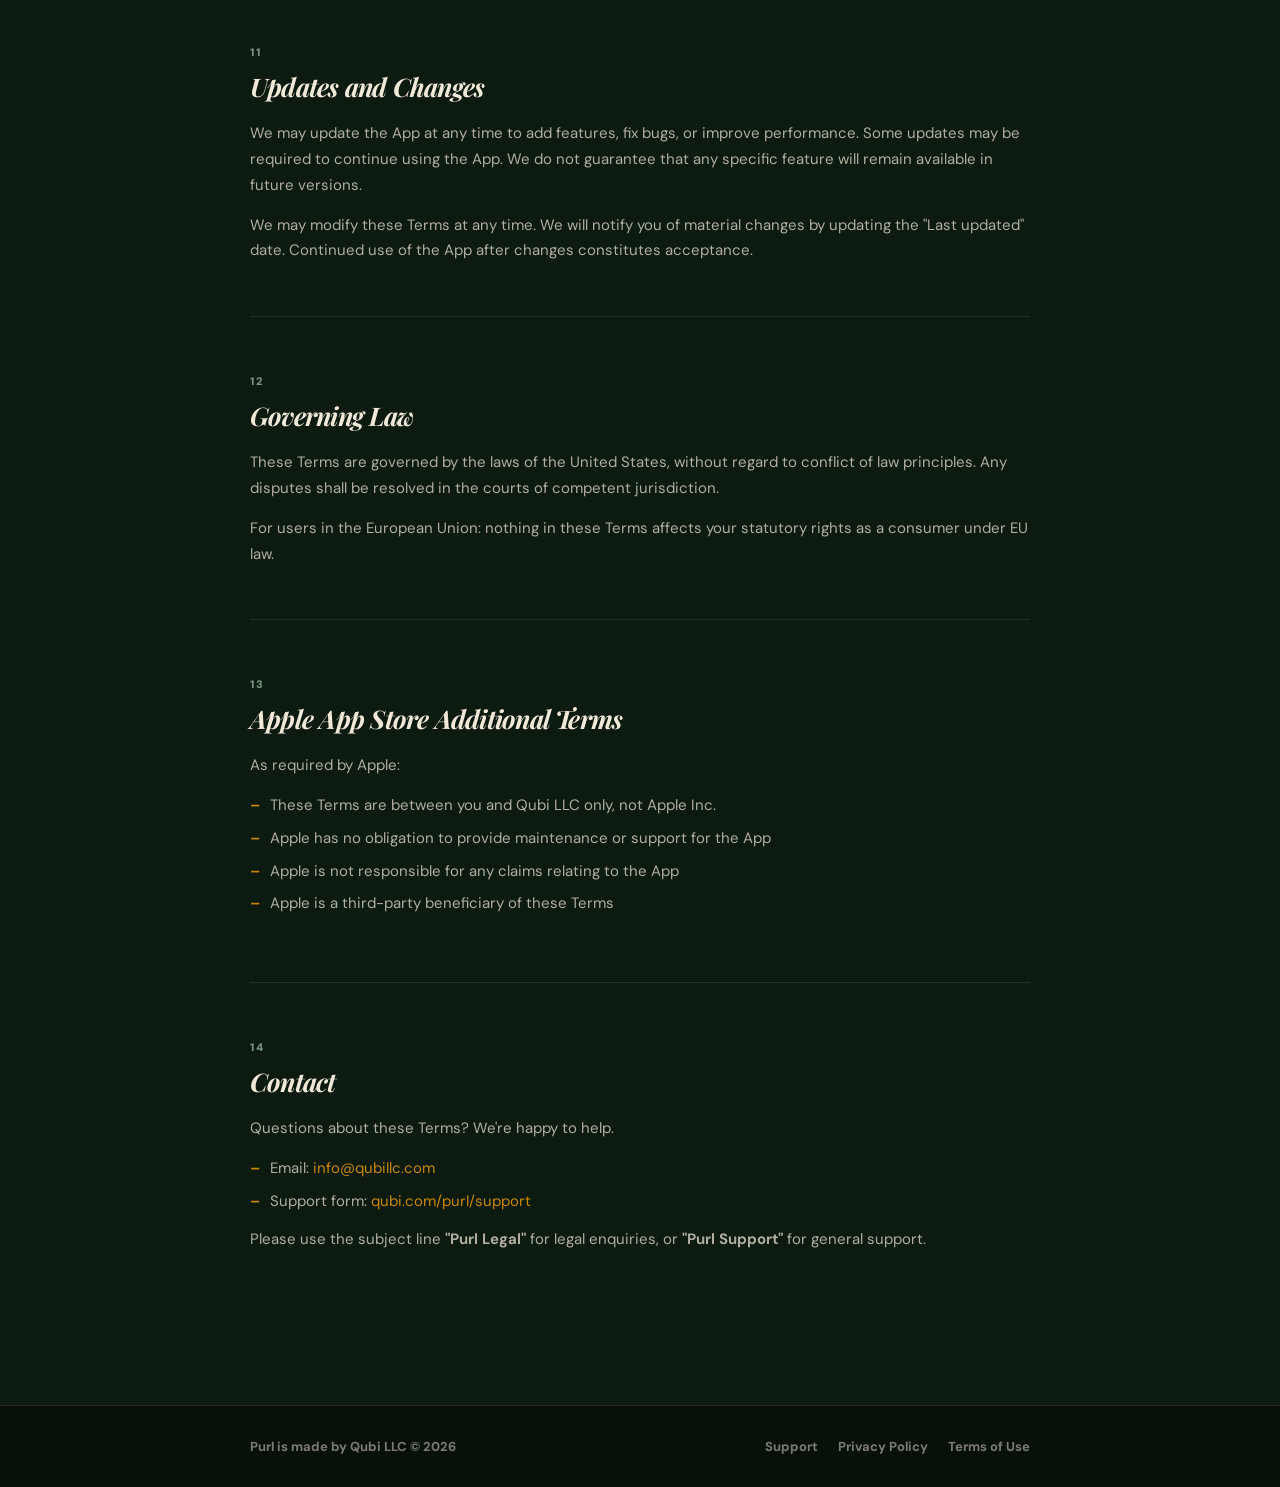
<file: purl/terms.html>
<!DOCTYPE html>
<html lang="en">
<head>
  <meta charset="UTF-8" />
  <meta name="viewport" content="width=device-width, initial-scale=1.0" />
  <title>Terms of Use – Purl Pattern Tracker</title>
  <meta name="description" content="Terms of Use for Purl – Pattern Tracker. Read the terms that govern your use of the Purl iOS app." />
  <link rel="canonical" href="https://qubi.com/purl/terms" />
  <meta name="robots" content="index, follow" />
  <link rel="icon" type="image/png" href="/purl/assets/purl-icon.png" />
  <link rel="apple-touch-icon" href="/purl/assets/purl-icon.png" />
  <meta name="theme-color" content="#0c1a10" />

  <link rel="preconnect" href="https://fonts.googleapis.com" />
  <link rel="preconnect" href="https://fonts.gstatic.com" crossorigin />
  <link href="https://fonts.googleapis.com/css2?family=DM+Sans:wght@400;500;600;700;800&family=Playfair+Display:ital,wght@0,600;0,700;1,600;1,700&display=swap" rel="stylesheet" />

  <style>
    :root{
      --bg:#0c1a10;
      --deep:#07110a;
      --surface:#142019;
      --cream:#f0e8d8;
      --cream2:rgba(240,232,216,.72);
      --amber:#c8880a;
      --muted:#7a9280;
      --line:rgba(240,232,216,.1);
      --serif:"Playfair Display",Georgia,serif;
      --body:"DM Sans",system-ui,sans-serif;
      --container:min(100% - 52px,780px);
    }
    *{box-sizing:border-box;margin:0;padding:0}
    html{background:var(--bg)}
    body{font-family:var(--body);color:var(--cream);background:var(--bg);min-height:100vh}
    a{color:var(--amber);text-decoration:none}
    a:hover{text-decoration:underline}

    .nav{
      position:sticky;top:0;z-index:50;
      padding:20px 0;
      background:rgba(12,26,16,.92);
      backdrop-filter:blur(12px);
      border-bottom:1px solid var(--line);
    }
    .nav-inner{
      width:var(--container);margin:0 auto;
      display:flex;align-items:center;justify-content:space-between;
    }
    .brand{display:flex;align-items:center;gap:10px;text-decoration:none;color:var(--cream)}
    .brand img{width:36px;height:36px;border-radius:10px}
    .brand strong{font-family:var(--serif);font-size:22px;letter-spacing:-.04em}
    .back-link{
      font-size:13px;font-weight:800;color:var(--muted);
      display:inline-flex;align-items:center;gap:8px;transition:color .2s;
    }
    .back-link:hover{color:var(--cream);text-decoration:none}
    .back-link::before{content:"←"}

    .page-header{padding:64px 0 48px;border-bottom:1px solid var(--line)}
    .page-header-inner{width:var(--container);margin:0 auto}
    .page-kicker{
      font-size:11px;font-weight:900;letter-spacing:.22em;
      text-transform:uppercase;color:var(--amber);
      display:block;margin-bottom:16px;
    }
    .page-title{
      font-family:var(--serif);
      font-size:clamp(36px,5vw,56px);
      font-style:italic;line-height:.92;letter-spacing:-.04em;
    }
    .page-meta{margin-top:18px;color:var(--muted);font-size:14px;font-weight:700}

    .legal-content{width:var(--container);margin:0 auto;padding:56px 0 100px}
    .legal-section{margin-bottom:52px;padding-bottom:52px;border-bottom:1px solid var(--line)}
    .legal-section:last-child{border-bottom:none;margin-bottom:0}
    .legal-section h2{
      font-family:var(--serif);
      font-size:clamp(20px,2vw,26px);
      font-style:italic;letter-spacing:-.03em;
      margin-bottom:18px;color:var(--cream);
    }
    .legal-section h3{
      font-size:14px;font-weight:900;letter-spacing:.08em;
      text-transform:uppercase;color:var(--amber);margin:24px 0 10px;
    }
    .legal-section p{color:var(--cream2);font-size:15px;line-height:1.72;margin-bottom:14px}
    .legal-section p:last-child{margin-bottom:0}
    .legal-section ul{
      margin:10px 0 14px;padding-left:0;list-style:none;
      display:flex;flex-direction:column;gap:8px;
    }
    .legal-section ul li{
      color:var(--cream2);font-size:15px;line-height:1.65;
      padding-left:20px;position:relative;
    }
    .legal-section ul li::before{content:"–";position:absolute;left:0;color:var(--amber);font-weight:700}
    .legal-section a{color:var(--amber)}
    .section-number{
      display:inline-block;font-size:11px;font-weight:900;
      letter-spacing:.18em;text-transform:uppercase;
      color:var(--muted);margin-bottom:10px;
    }
    .not-list li::before{content:"✕";color:rgba(200,136,10,.6)}
    .caps-block{
      background:rgba(240,232,216,.04);
      border:1px solid var(--line);
      border-left:3px solid var(--amber);
      padding:20px 24px;
      margin:16px 0;
      color:var(--cream2);
      font-size:13px;
      line-height:1.7;
    }

    .footer{padding:32px 0;border-top:1px solid var(--line);background:var(--deep)}
    .footer-inner{
      width:var(--container);margin:0 auto;
      display:flex;justify-content:space-between;align-items:center;gap:20px;
      color:rgba(240,232,216,.5);font-size:13px;font-weight:700;
    }
    .footer-links{display:flex;gap:20px}
    .footer-links a{color:rgba(240,232,216,.5);transition:.2s}
    .footer-links a:hover{color:var(--cream);text-decoration:none}

    @media(max-width:600px){.footer-inner{flex-direction:column;align-items:flex-start}}
  </style>
</head>
<body>

<header class="nav">
  <div class="nav-inner">
    <a class="brand" href="/purl">
      <img src="/purl/assets/purl-icon.png" alt="Purl" />
      <strong>Purl</strong>
    </a>
    <a class="back-link" href="/purl">Back to Purl</a>
  </div>
</header>

<div class="page-header">
  <div class="page-header-inner">
    <span class="page-kicker">Legal</span>
    <h1 class="page-title">Terms of Use</h1>
    <p class="page-meta">Last updated: June 18, 2026 &nbsp;·&nbsp; Qubi LLC</p>
  </div>
</div>

<main class="legal-content">

  <div class="legal-section">
    <span class="section-number">01</span>
    <h2>Acceptance of Terms</h2>
    <p>By downloading, installing, or using Purl – Pattern Tracker ("App"), you agree to be bound by these Terms of Use ("Terms"). If you do not agree to these Terms, do not use the App.</p>
    <p>These Terms constitute a legally binding agreement between you and Qubi LLC ("we", "our", "us").</p>
  </div>

  <div class="legal-section">
    <span class="section-number">02</span>
    <h2>License to Use the App</h2>
    <p>Subject to your compliance with these Terms, Qubi LLC grants you a limited, non-exclusive, non-transferable, revocable license to download and install the App on Apple devices you own or control, and to use the App for your personal, non-commercial purposes.</p>
    <h3>This license does not permit you to</h3>
    <ul class="not-list">
      <li>Copy, modify, or distribute the App</li>
      <li>Reverse engineer or attempt to extract the source code</li>
      <li>Use the App for any commercial purpose without written permission</li>
      <li>Transfer your license to another person</li>
      <li>Resell, sublicense, or rent the App</li>
    </ul>
  </div>

  <div class="legal-section">
    <span class="section-number">03</span>
    <h2>Purchases and Payment</h2>

    <h3>One-Time Purchase</h3>
    <p>Purl offers full access through a one-time in-app purchase ("Purl Premium"). This is a perpetual license for your personal use — you pay once and own it forever.</p>

    <h3>Free Trial</h3>
    <p>The App may offer a limited free trial period. At the end of the trial, continued use of premium features requires purchase.</p>

    <h3>Payments</h3>
    <p>All purchases are processed by Apple through the App Store. We do not directly handle payment card information. Pricing is displayed in your local currency at the time of purchase.</p>

    <h3>Refund Policy</h3>
    <p>Refund requests are handled by Apple in accordance with their App Store refund policy. To request a refund, visit <a href="https://reportaproblem.apple.com" target="_blank" rel="noopener">reportaproblem.apple.com</a>. We are unable to process refunds directly.</p>

    <h3>Purchase Restoration</h3>
    <p>If you reinstall the App or use it on a new device, you can restore your purchase via Settings → Restore Purchase, using the same Apple ID used for the original purchase.</p>
  </div>

  <div class="legal-section">
    <span class="section-number">04</span>
    <h2>User Content</h2>

    <h3>Your Content</h3>
    <p>The App allows you to import PDF patterns, upload progress photos, and create project notes ("Your Content"). You retain full ownership of Your Content.</p>

    <h3>License to Us</h3>
    <p>By storing Your Content in the App, you grant Qubi LLC a limited, non-exclusive license to store, display, and transmit Your Content solely as necessary to provide the App's services to you. We do not use your content for any other purpose.</p>

    <h3>Your Responsibility</h3>
    <p>You are solely responsible for Your Content. You represent that you have the right to use and import any PDF patterns you upload, your content does not infringe any third-party intellectual property rights, and your content complies with all applicable laws.</p>

    <h3>Pattern Copyrights</h3>
    <p>Cross-stitch patterns may be protected by copyright. By importing a PDF pattern into the App, you confirm that you have legally obtained the pattern and have the right to use it for personal stitching purposes. The App is a personal tracker tool and is not intended to enable copyright infringement.</p>
  </div>

  <div class="legal-section">
    <span class="section-number">05</span>
    <h2>Acceptable Use</h2>
    <p>You agree NOT to use the App to:</p>
    <ul class="not-list">
      <li>Violate any applicable law or regulation</li>
      <li>Upload content that infringes intellectual property rights</li>
      <li>Attempt to gain unauthorised access to our systems</li>
      <li>Interfere with or disrupt the App or its servers</li>
      <li>Upload malicious files or harmful code</li>
      <li>Use the App for any commercial distribution of others' patterns</li>
    </ul>
  </div>

  <div class="legal-section">
    <span class="section-number">06</span>
    <h2>Intellectual Property</h2>
    <p>All rights in and to the App — including but not limited to the software, design, graphics, user interface, logos, and trademarks — are owned by Qubi LLC or our licensors.</p>
    <p>The "Purl" name and logo are trademarks of Qubi LLC. You may not use our trademarks without prior written consent.</p>
    <p>The DMC thread colour catalog data referenced in the App is provided for personal use only. DMC is a registered trademark of DMC Corporation.</p>
  </div>

  <div class="legal-section">
    <span class="section-number">07</span>
    <h2>Disclaimer of Warranties</h2>
    <div class="caps-block">
      THE APP IS PROVIDED "AS IS" AND "AS AVAILABLE" WITHOUT WARRANTIES OF ANY KIND, EXPRESS OR IMPLIED, INCLUDING BUT NOT LIMITED TO WARRANTIES OF MERCHANTABILITY, FITNESS FOR A PARTICULAR PURPOSE, NON-INFRINGEMENT, OR ACCURACY OR RELIABILITY OF PATTERN ANALYSIS RESULTS.
    </div>
    <p>We do not warrant that the App will be error-free or uninterrupted, PDF pattern analysis will be 100% accurate for all patterns, or that the App will be compatible with all future iOS versions.</p>
    <p>Pattern analysis features (grid detection, thread detection, symbol detection) use automated image processing and may not be accurate for all PDF formats. Results should be verified by the user.</p>
  </div>

  <div class="legal-section">
    <span class="section-number">08</span>
    <h2>Limitation of Liability</h2>
    <div class="caps-block">
      TO THE MAXIMUM EXTENT PERMITTED BY APPLICABLE LAW, QUBI LLC SHALL NOT BE LIABLE FOR ANY INDIRECT, INCIDENTAL, SPECIAL, OR CONSEQUENTIAL DAMAGES, LOSS OF DATA, PROFITS, OR GOODWILL, DAMAGES ARISING FROM RELIANCE ON PATTERN ANALYSIS RESULTS, OR ANY DAMAGES EXCEEDING THE AMOUNT YOU PAID FOR THE APP.
    </div>
    <p>Some jurisdictions do not allow the exclusion of certain warranties or limitation of liability, so some of the above may not apply to you.</p>
  </div>

  <div class="legal-section">
    <span class="section-number">09</span>
    <h2>Account and Data</h2>

    <h3>Account Security</h3>
    <p>You are responsible for maintaining the confidentiality of your account credentials. Notify us immediately at <a href="mailto:info@qubillc.com">info@qubillc.com</a> if you suspect unauthorised access to your account.</p>

    <h3>Account Deletion</h3>
    <p>You may delete your account at any time from Settings → Account → Delete Account. Deletion permanently removes all your data from our servers within 30 days.</p>

    <h3>Data Backup</h3>
    <p>While we maintain reliable cloud storage, you are responsible for keeping backups of any patterns or content important to you. We are not liable for data loss due to circumstances beyond our control.</p>
  </div>

  <div class="legal-section">
    <span class="section-number">10</span>
    <h2>Termination</h2>
    <p>We reserve the right to suspend or terminate your access to the App if you violate these Terms. Upon termination, your license to use the App is revoked and you must cease all use of the App. We may delete your account and data in accordance with our Privacy Policy.</p>
    <p>Termination does not entitle you to a refund of any purchase.</p>
  </div>

  <div class="legal-section">
    <span class="section-number">11</span>
    <h2>Updates and Changes</h2>
    <p>We may update the App at any time to add features, fix bugs, or improve performance. Some updates may be required to continue using the App. We do not guarantee that any specific feature will remain available in future versions.</p>
    <p>We may modify these Terms at any time. We will notify you of material changes by updating the "Last updated" date. Continued use of the App after changes constitutes acceptance.</p>
  </div>

  <div class="legal-section">
    <span class="section-number">12</span>
    <h2>Governing Law</h2>
    <p>These Terms are governed by the laws of the United States, without regard to conflict of law principles. Any disputes shall be resolved in the courts of competent jurisdiction.</p>
    <p>For users in the European Union: nothing in these Terms affects your statutory rights as a consumer under EU law.</p>
  </div>

  <div class="legal-section">
    <span class="section-number">13</span>
    <h2>Apple App Store Additional Terms</h2>
    <p>As required by Apple:</p>
    <ul>
      <li>These Terms are between you and Qubi LLC only, not Apple Inc.</li>
      <li>Apple has no obligation to provide maintenance or support for the App</li>
      <li>Apple is not responsible for any claims relating to the App</li>
      <li>Apple is a third-party beneficiary of these Terms</li>
    </ul>
  </div>

  <div class="legal-section">
    <span class="section-number">14</span>
    <h2>Contact</h2>
    <p>Questions about these Terms? We're happy to help.</p>
    <ul>
      <li>Email: <a href="mailto:info@qubillc.com">info@qubillc.com</a></li>
      <li>Support form: <a href="/purl/support">qubi.com/purl/support</a></li>
    </ul>
    <p>Please use the subject line <strong>"Purl Legal"</strong> for legal enquiries, or <strong>"Purl Support"</strong> for general support.</p>
  </div>

</main>

<footer class="footer">
  <div class="footer-inner">
    <span>Purl is made by Qubi LLC © 2026</span>
    <div class="footer-links">
      <a href="/purl/support">Support</a>
      <a href="/purl/privacy">Privacy Policy</a>
      <a href="/purl/terms">Terms of Use</a>
    </div>
  </div>
</footer>

</body>
</html>
</file>
<file: assets/css/style.css>
/* ─────────────────────────────────────────────────────────────────────────
   Qubi LLC — Static site stylesheet
   Cream + gold + cute. Premium app-studio feel.
   Every visual token lives in :root so the whole site can be re-skinned
   from one place.
   ───────────────────────────────────────────────────────────────────────── */

:root {
  --bg: #FBF6E9;
  --bg-soft: #FDF8EC;
  --bg-alt: #F7EFD8;
  --text: #1A1A1A;
  --text-muted: #5E5848;
  --text-soft: #8A816E;

  --accent: #F5B82E;
  --accent-dark: #D99E0F;
  --accent-soft: #FFEABF;
  --accent-paler: #FFF1C9;

  --lavender: #C9B8F0;
  --lavender-dark: #8268B8;
  --pink-soft: #FFD7E5;

  --card: #FFFFFF;
  --border: #F0E5BD;
  --border-soft: #F5ECCB;

  --shadow-xs: 0 4px 14px rgba(217, 158, 15, 0.08);
  --shadow: 0 14px 38px rgba(217, 158, 15, 0.10);
  --shadow-lg: 0 24px 70px rgba(217, 158, 15, 0.16);
  --shadow-cube: 0 30px 60px rgba(217, 158, 15, 0.28);

  --r-sm: 14px;
  --r: 22px;
  --r-lg: 32px;
  --r-pill: 999px;

  --max-w: 1180px;
  --font-sans: "Inter", -apple-system, BlinkMacSystemFont, "Segoe UI", Roboto,
    "Helvetica Neue", Arial, sans-serif;
}

* { box-sizing: border-box; }

html { scroll-behavior: smooth; }

body {
  margin: 0;
  font-family: var(--font-sans);
  font-size: 16px;
  line-height: 1.6;
  color: var(--text);
  background: var(--bg);
  -webkit-font-smoothing: antialiased;
  -moz-osx-font-smoothing: grayscale;
}

h1, h2, h3, h4 {
  margin: 0 0 0.55em;
  line-height: 1.05;
  letter-spacing: -0.02em;
  font-weight: 800;
  color: var(--text);
}

h1 { font-size: clamp(2.4rem, 5.2vw, 4rem); }
h2 { font-size: clamp(1.9rem, 3.6vw, 2.8rem); }
h3 { font-size: 1.2rem; line-height: 1.3; }
h4 { font-size: 1rem; }

p { margin: 0 0 1em; color: var(--text-muted); }

a { color: var(--accent-dark); text-decoration: none; }
a:hover { text-decoration: underline; }

img, svg { max-width: 100%; height: auto; display: block; }

.container {
  width: 100%;
  max-width: var(--max-w);
  margin: 0 auto;
  padding: 0 28px;
}

/* ── Header ────────────────────────────────────────────────────────────── */

.site-header {
  position: sticky;
  top: 0;
  z-index: 50;
  background: rgba(251, 246, 233, 0.88);
  backdrop-filter: saturate(140%) blur(10px);
  -webkit-backdrop-filter: saturate(140%) blur(10px);
  border-bottom: 1px solid var(--border-soft);
}

.nav {
  display: flex;
  align-items: center;
  justify-content: space-between;
  padding: 18px 0;
  position: relative;
}

.brand {
  display: flex;
  align-items: center;
  gap: 12px;
  color: var(--text);
  font-weight: 800;
  font-size: 1.25rem;
  letter-spacing: -0.02em;
}

.brand:hover { text-decoration: none; }

.brand-logo {
  width: 38px;
  height: 38px;
  flex-shrink: 0;
}

/* Real PNG logo image used in header/footer. */
.brand-logo-img {
  width: 42px;
  height: 42px;
  object-fit: contain;
  border-radius: 10px;
  flex-shrink: 0;
}

.nav-links {
  display: flex;
  align-items: center;
  gap: 8px;
  list-style: none;
  margin: 0;
  padding: 0;
}

.nav-links a {
  display: inline-block;
  padding: 10px 16px;
  color: var(--text);
  font-weight: 600;
  font-size: 0.98rem;
  border-radius: var(--r-pill);
  transition: background 0.18s ease;
  position: relative;
}

.nav-links a:hover {
  text-decoration: none;
  background: var(--accent-paler);
}

.nav-links a.active {
  font-weight: 700;
}

.nav-links a.active::after {
  content: "";
  position: absolute;
  left: 16px;
  right: 16px;
  bottom: 1px;
  height: 3px;
  border-radius: 3px;
  background: var(--accent);
}

.nav-toggle {
  display: none;
  background: var(--card);
  border: 1px solid var(--border);
  border-radius: 10px;
  padding: 9px 11px;
  cursor: pointer;
}

.nav-toggle span {
  display: block;
  width: 22px;
  height: 2px;
  background: var(--text);
  margin: 4px 0;
  border-radius: 2px;
}

/* ── Buttons ───────────────────────────────────────────────────────────── */

.btn {
  display: inline-flex;
  align-items: center;
  justify-content: center;
  gap: 8px;
  padding: 16px 30px;
  border-radius: var(--r-pill);
  font-weight: 700;
  font-size: 1rem;
  border: 2px solid transparent;
  cursor: pointer;
  transition: transform 0.14s ease, box-shadow 0.18s ease,
    background 0.18s ease;
  text-decoration: none;
  font-family: inherit;
}

.btn:hover { text-decoration: none; transform: translateY(-2px); }

.btn-primary {
  background: linear-gradient(180deg, #FFD451 0%, #F5B82E 100%);
  color: #1A1A1A;
  box-shadow: 0 12px 26px rgba(245, 184, 46, 0.4),
              inset 0 1px 0 rgba(255, 255, 255, 0.55);
}

.btn-primary:hover {
  box-shadow: 0 16px 34px rgba(217, 158, 15, 0.48),
              inset 0 1px 0 rgba(255, 255, 255, 0.55);
}

.btn-ghost {
  background: var(--card);
  color: var(--text);
  border-color: var(--border);
  box-shadow: var(--shadow-xs);
}

.btn-ghost:hover { background: var(--bg-soft); }

.btn-sm { padding: 12px 22px; font-size: 0.94rem; }

.btn-store {
  display: inline-flex;
  align-items: center;
  gap: 12px;
  padding: 12px 22px;
  border-radius: 16px;
  background: #111;
  color: #FFF;
  text-decoration: none;
  font-weight: 600;
  transition: transform 0.14s ease, background 0.18s ease;
  border: 2px solid #111;
}

.btn-store:hover {
  background: #2A2A2A;
  color: #FFF;
  text-decoration: none;
  transform: translateY(-2px);
}

.btn-store small {
  display: block;
  font-size: 0.66rem;
  font-weight: 500;
  letter-spacing: 0.05em;
  text-transform: uppercase;
  opacity: 0.78;
  margin-bottom: 1px;
}

.btn-store strong {
  display: block;
  font-size: 1.05rem;
  font-weight: 700;
  letter-spacing: -0.01em;
}

.btn-store.is-light {
  background: #FFF;
  color: #111;
  border-color: var(--border);
  box-shadow: var(--shadow-xs);
}

.btn-store.is-light:hover { background: var(--bg-soft); color: #111; }

.btn-store svg { flex-shrink: 0; }

/* ── Sections ──────────────────────────────────────────────────────────── */

section { padding: 90px 0; }

section.tight { padding: 56px 0; }
section.alt   { background: var(--bg-alt); }

.section-head {
  text-align: center;
  max-width: 760px;
  margin: 0 auto 56px;
  position: relative;
}

.section-head h1,
.section-head h2 { margin-bottom: 16px; }

.section-head p {
  font-size: 1.18rem;
  color: var(--text-muted);
}

.section-head .sparkle-l,
.section-head .sparkle-r {
  position: absolute;
  top: 50%;
  transform: translateY(-50%);
  width: 28px;
  height: 28px;
  color: var(--accent);
}

.section-head .sparkle-l { left: 8%; }
.section-head .sparkle-r { right: 8%; }

.eyebrow {
  display: inline-block;
  color: var(--accent-dark);
  font-weight: 700;
  font-size: 0.95rem;
  letter-spacing: -0.01em;
  margin-bottom: 16px;
}

/* ── Sparkle helper ────────────────────────────────────────────────────── */

.sparkle {
  display: inline-block;
  color: var(--accent);
  width: 18px;
  height: 18px;
  vertical-align: middle;
}

/* ── Hero (homepage) ───────────────────────────────────────────────────── */

.hero {
  padding: 80px 0 80px;
  position: relative;
  overflow: hidden;
}

.hero-grid {
  display: grid;
  grid-template-columns: 1.05fr 1fr;
  gap: 64px;
  align-items: center;
}

.hero-title {
  font-size: clamp(2.4rem, 5.5vw, 4rem);
  margin-bottom: 22px;
  letter-spacing: -0.03em;
}

.hero-title .underline-mark {
  position: relative;
  display: inline-block;
}

.hero-title .underline-mark::before {
  content: "";
  position: absolute;
  left: -2px;
  right: -2px;
  bottom: 6%;
  height: 28%;
  background: var(--accent-soft);
  border-radius: 3px;
  z-index: -1;
}

.hero-lead {
  font-size: 1.18rem;
  margin-bottom: 32px;
  max-width: 540px;
  color: var(--text-muted);
}

.hero-cta {
  display: flex;
  gap: 14px;
  flex-wrap: wrap;
}

.hero-art {
  display: flex;
  justify-content: center;
  align-items: center;
  position: relative;
}

.hero-art .mascot {
  width: min(420px, 100%);
  animation: bob 5.5s ease-in-out infinite;
}

@keyframes bob {
  0%, 100% { transform: translateY(0); }
  50%      { transform: translateY(-10px); }
}

/* Real Qubi cube PNG mascot — used in hero, about, legal hero, contact. */
.mascot-wrap {
  position: relative;
  display: flex;
  justify-content: center;
  align-items: center;
}

.mascot-img {
  display: block;
  max-width: 100%;
  height: auto;
  object-fit: contain;
  filter: drop-shadow(0 28px 32px rgba(217, 158, 15, 0.28));
  animation: bob 5.5s ease-in-out infinite;
}

.mascot-wrap.size-xl  .mascot-img { width: min(440px, 100%); }
.mascot-wrap.size-lg  .mascot-img { width: min(360px, 100%); }
.mascot-wrap.size-md  .mascot-img { width: min(280px, 100%); }
.mascot-wrap.size-sm  .mascot-img { width: min(220px, 100%); }
.mascot-wrap.size-xs  .mascot-img { width: min(150px, 100%); }

/* Decorative sparkles overlaid on a mascot wrap. */
.mascot-wrap .deco-spark {
  position: absolute;
  color: var(--accent);
  pointer-events: none;
}

.mascot-wrap .deco-spark.p1 { top: 6%;  left: 6%;  width: 26px; height: 26px; }
.mascot-wrap .deco-spark.p2 { top: 14%; right: 4%; width: 22px; height: 22px; }
.mascot-wrap .deco-spark.p3 { bottom: 18%; right: 0; width: 20px; height: 20px; }
.mascot-wrap .deco-spark.p4 { bottom: 8%; left: 8%; width: 18px; height: 18px; }

/* ── Cards ─────────────────────────────────────────────────────────────── */

.card {
  background: var(--card);
  border-radius: var(--r-lg);
  padding: 36px;
  box-shadow: var(--shadow);
}

.card-grid {
  display: grid;
  grid-template-columns: repeat(auto-fit, minmax(240px, 1fr));
  gap: 22px;
}

.feature-card {
  background: var(--card);
  border-radius: var(--r);
  padding: 28px 26px;
  box-shadow: var(--shadow-xs);
  transition: transform 0.18s ease, box-shadow 0.18s ease;
}

.feature-card:hover {
  transform: translateY(-3px);
  box-shadow: var(--shadow);
}

.feature-card h3 { margin: 14px 0 6px; }
.feature-card p { margin: 0; font-size: 0.95rem; }

/* ── Icon circles (used in cards, lists) ──────────────────────────────── */

.icon-circle {
  width: 56px;
  height: 56px;
  border-radius: 50%;
  background: var(--accent-paler);
  display: inline-flex;
  align-items: center;
  justify-content: center;
  color: var(--accent-dark);
}

.icon-circle svg {
  width: 26px;
  height: 26px;
  stroke: currentColor;
  stroke-width: 2;
  fill: none;
  stroke-linecap: round;
  stroke-linejoin: round;
}

.icon-circle.lg {
  width: 64px;
  height: 64px;
}

.icon-circle.lg svg { width: 30px; height: 30px; }

.icon-circle.sm {
  width: 44px;
  height: 44px;
}

.icon-circle.sm svg { width: 20px; height: 20px; }

/* ── App showcase card (large featured) ───────────────────────────────── */

.featured-app {
  background: var(--card);
  border-radius: var(--r-lg);
  padding: 36px;
  box-shadow: var(--shadow);
  display: grid;
  grid-template-columns: auto 1fr auto;
  gap: 36px;
  align-items: center;
  transition: transform 0.18s ease, box-shadow 0.18s ease;
}

.featured-app:hover {
  transform: translateY(-3px);
  box-shadow: var(--shadow-lg);
  text-decoration: none;
}

.featured-app .app-icon { width: 130px; height: 130px; }
.featured-app h3 { font-size: 1.55rem; margin-bottom: 6px; }
.featured-app .desc { color: var(--text-muted); margin-bottom: 16px; }

.app-icon {
  width: 120px;
  height: 120px;
  border-radius: 28px;
  overflow: hidden;
  box-shadow: 0 16px 36px rgba(130, 104, 184, 0.25);
  flex-shrink: 0;
}

.app-icon svg,
.app-icon img { width: 100%; height: 100%; display: block; object-fit: cover; }

/* ── Pills / tags ──────────────────────────────────────────────────────── */

.tags {
  display: flex;
  gap: 8px;
  flex-wrap: wrap;
}

.tag {
  display: inline-flex;
  align-items: center;
  padding: 7px 16px;
  border-radius: var(--r-pill);
  background: var(--accent-paler);
  color: var(--accent-dark);
  font-size: 0.88rem;
  font-weight: 600;
}

.tag svg { width: 14px; height: 14px; margin-right: 6px; }

/* ── More apps coming soon ─────────────────────────────────────────────── */

.coming-soon {
  text-align: center;
  margin-top: 36px;
  color: var(--text-soft);
  font-weight: 600;
  display: flex;
  align-items: center;
  justify-content: center;
  gap: 14px;
}

.coming-soon .sparkle { width: 16px; height: 16px; color: var(--accent); }

/* ── WonderTale highlight section (homepage) ──────────────────────────── */

.wt-highlight {
  background: linear-gradient(180deg, #F2E8FB 0%, #FFF1F5 100%);
}

.wt-highlight .feature-card {
  background: rgba(255, 255, 255, 0.78);
}

.wt-highlight .icon-circle {
  background: rgba(255, 255, 255, 0.7);
  color: var(--lavender-dark);
}

.wt-highlight .eyebrow {
  color: var(--lavender-dark);
}

/* ── WonderTale hero (wondertale.html) ─────────────────────────────────── */

.wt-hero-grid {
  display: grid;
  grid-template-columns: 1.05fr 1fr;
  gap: 60px;
  align-items: center;
}

.crumbs {
  display: flex;
  gap: 8px;
  margin-bottom: 22px;
  color: var(--text-soft);
  font-weight: 600;
  font-size: 0.95rem;
}

.crumbs a {
  color: var(--text);
  font-weight: 600;
}

.crumbs span.sep { color: var(--text-soft); }
.crumbs .current { color: var(--text-soft); font-weight: 600; }

.wt-hero-row {
  display: flex;
  align-items: center;
  gap: 18px;
  margin-bottom: 24px;
}

.wt-hero-row h2 {
  font-size: 1.2rem;
  margin: 0;
  font-weight: 700;
  color: var(--text);
  letter-spacing: -0.01em;
}

.wt-hero-row .app-icon {
  width: 92px;
  height: 92px;
  border-radius: 22px;
}

.wt-hero h1 {
  font-size: clamp(2rem, 4.4vw, 3.1rem);
  margin-bottom: 18px;
  line-height: 1.04;
}

.store-buttons {
  display: flex;
  gap: 14px;
  flex-wrap: wrap;
  margin: 28px 0 28px;
}

/* ── Trust badges (WT hero) ────────────────────────────────────────────── */

.trust-badges {
  display: flex;
  gap: 12px;
  flex-wrap: wrap;
}

.trust-badge {
  display: inline-flex;
  align-items: center;
  gap: 8px;
  padding: 10px 18px;
  border-radius: var(--r-pill);
  background: var(--accent-paler);
  color: var(--text);
  font-weight: 600;
  font-size: 0.95rem;
}

.trust-badge svg {
  width: 18px;
  height: 18px;
  color: var(--accent-dark);
  stroke: currentColor;
  stroke-width: 2;
  fill: none;
  stroke-linecap: round;
  stroke-linejoin: round;
}

/* ── Phone mockups (WT hero) ───────────────────────────────────────────── */

.phone-stack {
  position: relative;
  display: flex;
  justify-content: center;
  align-items: center;
  min-height: 480px;
  gap: 18px;
}

.phone {
  width: 220px;
  aspect-ratio: 9 / 19;
  background: #1A1A1A;
  border-radius: 36px;
  padding: 7px;
  box-shadow: 0 28px 60px rgba(60, 40, 100, 0.22);
  flex-shrink: 0;
}

.phone-screen {
  width: 100%;
  height: 100%;
  border-radius: 30px;
  background: linear-gradient(180deg, #E8DDF7 0%, #F4E1EF 100%);
  position: relative;
  overflow: hidden;
  padding: 38px 14px 14px;
  display: flex;
  flex-direction: column;
}

/* Real screenshot image fills the phone screen area cleanly. */
.phone-shot {
  width: 100%;
  height: 100%;
  border-radius: 30px;
  object-fit: cover;
  display: block;
}

.phone-screen::before {
  content: "";
  position: absolute;
  top: 10px;
  left: 50%;
  transform: translateX(-50%);
  width: 62px;
  height: 18px;
  background: #1A1A1A;
  border-radius: 12px;
  z-index: 2;
}

.phone-status {
  position: absolute;
  top: 14px;
  left: 16px;
  right: 16px;
  display: flex;
  justify-content: space-between;
  font-size: 0.62rem;
  font-weight: 700;
  color: var(--lavender-dark);
  z-index: 1;
}

.phone-tilt-left  { transform: rotate(-6deg) translateY(8px); }
.phone-tilt-right { transform: rotate(6deg)  translateY(-8px); }

/* Welcome screen content */
.wt-mini-title {
  font-weight: 800;
  color: var(--lavender-dark);
  text-align: center;
  font-size: 0.88rem;
  margin: 18px 0 8px;
}

.wt-mini-h2 {
  text-align: center;
  font-weight: 700;
  color: var(--text);
  font-size: 0.78rem;
  margin: 4px 0 4px;
}

.wt-mini-sub {
  text-align: center;
  color: var(--text-muted);
  font-size: 0.62rem;
  line-height: 1.3;
  margin: 0 4px 10px;
}

.wt-mini-char {
  display: flex;
  justify-content: center;
  margin: 4px 0;
  flex: 1;
}

.wt-mini-char svg { width: 92px; height: auto; }

.wt-mini-cta {
  margin-top: auto;
  background: linear-gradient(180deg, #FFD451, #F5B82E);
  color: #1A1A1A;
  font-weight: 700;
  font-size: 0.72rem;
  border-radius: var(--r-pill);
  padding: 9px 0;
  text-align: center;
  box-shadow: 0 6px 14px rgba(245, 184, 46, 0.4);
}

/* Choose adventure screen content */
.wt-mini-list {
  display: flex;
  flex-direction: column;
  gap: 8px;
  margin-top: 4px;
}

.wt-mini-card {
  background: #FFF;
  border-radius: 14px;
  padding: 6px;
  display: flex;
  align-items: center;
  gap: 8px;
  box-shadow: 0 6px 14px rgba(130, 104, 184, 0.1);
  font-size: 0.66rem;
  font-weight: 700;
  color: var(--text);
}

.wt-mini-thumb {
  width: 34px;
  height: 34px;
  border-radius: 10px;
  flex-shrink: 0;
  background: linear-gradient(135deg, #ADE0B7, #6BBF7F);
}

.wt-mini-thumb.sky  { background: linear-gradient(135deg, #FFE3B0, #FFC78F); }
.wt-mini-thumb.sea  { background: linear-gradient(135deg, #BBE0FF, #6CA8E0); }

.wt-mini-card .chev {
  margin-left: auto;
  color: var(--lavender-dark);
  font-weight: 700;
}

.wt-mini-tabs {
  margin-top: auto;
  background: rgba(255, 255, 255, 0.7);
  border-radius: 14px;
  padding: 7px 6px;
  display: flex;
  justify-content: space-around;
  font-size: 0.6rem;
  font-weight: 700;
  color: var(--lavender-dark);
}

.wt-mini-tabs span:first-child { color: var(--text); }

/* Sparkles around phone stack */
.phone-stack .deco-sparkle {
  position: absolute;
  color: var(--accent);
  opacity: 0.85;
}

.phone-stack .deco-sparkle.s1 { top: 6%; left: 8%; width: 22px; height: 22px; }
.phone-stack .deco-sparkle.s2 { top: 40%; right: 4%; width: 18px; height: 18px; }
.phone-stack .deco-sparkle.s3 { bottom: 6%; left: 12%; width: 16px; height: 16px; }
.phone-stack .deco-sparkle.s4 { top: 18%; left: 50%; width: 14px; height: 14px; }

/* ── Phone screenshot grid (smaller, single-screen) ───────────────────── */

.screenshot-grid {
  display: grid;
  grid-template-columns: repeat(auto-fit, minmax(220px, 1fr));
  gap: 28px;
  justify-items: center;
}

.screenshot-grid .phone {
  width: 100%;
  max-width: 240px;
}

/* ── Steps row (How it works) ─────────────────────────────────────────── */

.steps-grid {
  display: grid;
  grid-template-columns: repeat(auto-fit, minmax(220px, 1fr));
  gap: 22px;
}

.step-card {
  background: var(--card);
  border-radius: var(--r);
  padding: 28px;
  box-shadow: var(--shadow-xs);
  text-align: center;
  position: relative;
}

.step-num {
  display: inline-flex;
  align-items: center;
  justify-content: center;
  width: 44px;
  height: 44px;
  border-radius: 50%;
  background: linear-gradient(180deg, #FFD451, #F5B82E);
  color: #1A1A1A;
  font-weight: 800;
  font-size: 1.05rem;
  margin-bottom: 14px;
  box-shadow: 0 6px 14px rgba(245, 184, 46, 0.35);
}

.step-card h3 { margin: 0 0 4px; }
.step-card p { margin: 0; font-size: 0.95rem; }

/* ── About scene (mascot + studio elements) ───────────────────────────── */

.about-scene {
  position: relative;
  display: flex;
  justify-content: center;
  align-items: center;
  min-height: 360px;
}

.about-scene .mascot { width: 280px; }

.about-scene .floater {
  position: absolute;
}

.about-scene .floater.plant { left: 6%; bottom: 18%; width: 64px; }
.about-scene .floater.code  { right: 12%; bottom: 14%; width: 80px; }
.about-scene .floater.tools { right: 0%; top: 36%; width: 78px; }

/* ── Values cards ──────────────────────────────────────────────────────── */

.values {
  display: grid;
  grid-template-columns: repeat(auto-fit, minmax(240px, 1fr));
  gap: 22px;
}

.value-card {
  background: var(--card);
  border-radius: var(--r);
  padding: 28px 26px;
  box-shadow: var(--shadow-xs);
}

.value-card h3 { margin: 14px 0 6px; }
.value-card p { margin: 0; font-size: 0.95rem; }

/* ── Hero (legal pages — privacy, terms) ──────────────────────────────── */

.doc-hero {
  display: grid;
  grid-template-columns: 1.05fr 1fr;
  gap: 48px;
  align-items: center;
  padding: 30px 0 60px;
}

.doc-hero h1 { font-size: clamp(2.4rem, 5vw, 3.8rem); margin-bottom: 14px; }
.doc-hero p  { font-size: 1.18rem; max-width: 460px; color: var(--text-muted); }

.doc-hero .mascot { width: min(360px, 100%); margin-left: auto; }

/* List card (privacy / terms summary rows) */

.list-card {
  background: var(--card);
  border-radius: var(--r-lg);
  box-shadow: var(--shadow);
  padding: 14px 30px;
}

.list-row {
  display: grid;
  grid-template-columns: auto 1fr auto;
  gap: 22px;
  align-items: center;
  padding: 22px 0;
  border-bottom: 1px dashed var(--border);
  text-decoration: none;
  color: var(--text);
}

.list-row:last-child { border-bottom: none; }

.list-row:hover { text-decoration: none; }

.list-row h3 {
  margin: 0 0 4px;
  font-size: 1.1rem;
}

.list-row p {
  margin: 0;
  color: var(--text-muted);
  font-size: 0.96rem;
}

.list-row .chev {
  color: var(--accent-dark);
  font-size: 1.3rem;
  font-weight: 700;
  width: 24px;
  text-align: center;
}

.last-updated {
  text-align: center;
  margin-top: 30px;
  color: var(--text-soft);
  font-weight: 600;
  display: flex;
  justify-content: center;
  align-items: center;
  gap: 10px;
}

.last-updated .sparkle { color: var(--accent); }

/* ── Language switch (EN / TR) ─────────────────────────────────────────── */

.lang-switch {
  display: inline-flex;
  background: var(--card);
  border: 1px solid var(--border);
  border-radius: var(--r-pill);
  padding: 4px;
  box-shadow: var(--shadow-xs);
  gap: 2px;
}

.lang-switch-wrap {
  display: flex;
  justify-content: center;
  margin: 28px 0 28px;
}

.lang-switch button {
  font: inherit;
  font-weight: 700;
  font-size: 0.9rem;
  letter-spacing: 0.04em;
  padding: 9px 24px;
  border-radius: var(--r-pill);
  border: none;
  background: transparent;
  color: var(--text-soft);
  cursor: pointer;
  transition: background 0.2s ease, color 0.2s ease,
              box-shadow 0.2s ease, transform 0.12s ease;
}

.lang-switch button:hover { color: var(--text); }

.lang-switch button.is-active {
  background: linear-gradient(180deg, #FFD451 0%, #F5B82E 100%);
  color: #1A1A1A;
  box-shadow: 0 6px 14px rgba(245, 184, 46, 0.35),
              inset 0 1px 0 rgba(255, 255, 255, 0.55);
}

/* Compact header variant used inside the nav bar. */
.lang-switch-sm { padding: 3px; }
.lang-switch-sm button {
  padding: 6px 14px;
  font-size: 0.82rem;
  letter-spacing: 0.06em;
}

/* Wrapper <li> placed at the end of .nav-links. */
.nav-lang {
  display: flex;
  align-items: center;
  margin-left: 6px;
}

@media (max-width: 940px) {
  .nav-lang {
    margin-left: 0;
    margin-top: 6px;
    justify-content: center;
  }
}

/* Show one language at a time based on <body> class. */
body.lang-en .lang-only-tr { display: none !important; }
body.lang-tr .lang-only-en { display: none !important; }

/* ─────────────────────────────────────────────────────────────────────
   Animations — sweet, soft, performance-friendly
   Strategy: GPU-only properties (opacity, transform). No layout thrash.
   Honours prefers-reduced-motion.
   ───────────────────────────────────────────────────────────────────── */

/* Page entry — body fades in once CSS loads. */
@keyframes qubi-page-in {
  from { opacity: 0; }
  to   { opacity: 1; }
}
body { animation: qubi-page-in 0.45s ease both; }

/* Hero — staggered fade-up on first paint. */
@keyframes qubi-rise {
  from { opacity: 0; transform: translateY(18px); }
  to   { opacity: 1; transform: translateY(0); }
}

.hero-title,
.hero-lead,
.hero-cta,
.wt-hero-grid .crumbs,
.wt-hero-row,
.wt-hero h1,
.wt-hero p.hero-lead,
.store-buttons,
.trust-badges {
  animation: qubi-rise 0.7s cubic-bezier(0.22, 1, 0.36, 1) both;
}

.hero-title         { animation-delay: 0.05s; }
.hero-lead          { animation-delay: 0.18s; }
.hero-cta           { animation-delay: 0.30s; }
.wt-hero-grid .crumbs { animation-delay: 0.00s; }
.wt-hero-row        { animation-delay: 0.08s; }
.wt-hero h1         { animation-delay: 0.16s; }
.wt-hero p.hero-lead { animation-delay: 0.24s; }
.store-buttons      { animation-delay: 0.32s; }
.trust-badges       { animation-delay: 0.40s; }

/* Phone stack — gentle float in. */
.phone-stack .phone {
  animation: qubi-rise 0.9s cubic-bezier(0.22, 1, 0.36, 1) 0.35s both;
}
.phone-stack .phone.phone-tilt-right { animation-delay: 0.5s; }

/* Sparkle twinkle — used for .deco-spark and .sparkle */
@keyframes qubi-twinkle {
  0%, 100% { opacity: 0.55; transform: scale(0.92); }
  50%      { opacity: 1;    transform: scale(1.08); }
}
.deco-spark,
.mascot-wrap .deco-spark,
.phone-stack .deco-sparkle {
  animation: qubi-twinkle 3.4s ease-in-out infinite;
  transform-origin: center;
}
.mascot-wrap .deco-spark.p1 { animation-delay: 0s; }
.mascot-wrap .deco-spark.p2 { animation-delay: 0.6s; }
.mascot-wrap .deco-spark.p3 { animation-delay: 1.2s; }
.mascot-wrap .deco-spark.p4 { animation-delay: 1.8s; }
.phone-stack .deco-sparkle.s1 { animation-delay: 0s; }
.phone-stack .deco-sparkle.s2 { animation-delay: 0.7s; }
.phone-stack .deco-sparkle.s3 { animation-delay: 1.4s; }
.phone-stack .deco-sparkle.s4 { animation-delay: 2.1s; }

/* Mascot wiggle on hover — extra delight on top of the existing bob. */
@keyframes qubi-wiggle {
  0%, 100% { transform: translateY(0) rotate(0deg); }
  25%      { transform: translateY(-6px) rotate(-3deg); }
  50%      { transform: translateY(-3px) rotate(2deg); }
  75%      { transform: translateY(-5px) rotate(-1deg); }
}
.mascot-wrap:hover .mascot-img {
  animation: qubi-wiggle 0.85s ease-in-out;
}

/* Scroll reveal — class added by main.js. */
.reveal {
  opacity: 0;
  transform: translateY(18px);
  transition: opacity 0.6s cubic-bezier(0.22, 1, 0.36, 1),
              transform 0.6s cubic-bezier(0.22, 1, 0.36, 1);
}
.reveal.in-view {
  opacity: 1;
  transform: translateY(0);
}

/* Card hover lift — already there for some; unify and refine. */
.feature-card,
.value-card,
.step-card,
.featured-app,
.app-card,
.card,
.list-row {
  transition: transform 0.25s cubic-bezier(0.22, 1, 0.36, 1),
              box-shadow 0.25s cubic-bezier(0.22, 1, 0.36, 1);
}
.feature-card:hover,
.value-card:hover,
.step-card:hover {
  transform: translateY(-4px);
  box-shadow: var(--shadow);
}

/* List-row chevron slides right on hover (privacy/terms summary card). */
.list-row .chev {
  transition: transform 0.25s ease, color 0.2s ease;
  display: inline-block;
}
.list-row:hover .chev { transform: translateX(4px); color: var(--accent); }

/* Trust badges — pop-in slight scale on hover. */
.trust-badge { transition: transform 0.2s ease, background 0.2s ease; }
.trust-badge:hover { transform: translateY(-2px); }

/* Tag chips — gentle hover. */
.tag { transition: transform 0.2s ease, background 0.2s ease; }
.tag:hover { transform: translateY(-1px); background: var(--accent-soft); }

/* Nav link underline hover (non-active). */
.nav-links a:not(.active) {
  transition: background 0.2s ease, transform 0.2s ease;
}
.nav-links a:not(.active):hover { transform: translateY(-1px); }

/* Buttons — already animated, refine to match. */
.btn { transition: transform 0.18s cubic-bezier(0.22, 1, 0.36, 1),
                    box-shadow 0.22s cubic-bezier(0.22, 1, 0.36, 1),
                    background 0.18s ease; }

/* Logo idle wobble on hover (header brand). */
.brand:hover .brand-logo {
  animation: qubi-wiggle 0.7s ease-in-out;
}

/* App icon hover — soft scale. */
.featured-app:hover .app-icon { transform: scale(1.04); }
.app-icon { transition: transform 0.3s cubic-bezier(0.22, 1, 0.36, 1); }

/* Phone hover — slight tilt straighten. */
.phone { transition: transform 0.4s cubic-bezier(0.22, 1, 0.36, 1); }
.phone-stack:hover .phone-tilt-left  { transform: rotate(-3deg) translateY(8px); }
.phone-stack:hover .phone-tilt-right { transform: rotate(3deg)  translateY(-8px); }

/* Language switch button transition is already set above. */

/* Respect reduced motion preference. */
@media (prefers-reduced-motion: reduce) {
  *,
  *::before,
  *::after {
    animation-duration: 0.001ms !important;
    animation-iteration-count: 1 !important;
    transition-duration: 0.001ms !important;
    scroll-behavior: auto !important;
  }
  .reveal { opacity: 1 !important; transform: none !important; }
  .mascot-img { animation: none !important; }
}

/* Long-form sections after summary */

.doc-detail {
  max-width: 820px;
  margin: 56px auto 0;
}

.doc-detail h2 {
  font-size: 1.6rem;
  margin: 2em 0 0.5em;
}

.doc-detail h3 { margin-top: 1.4em; font-size: 1.1rem; }
.doc-detail p, .doc-detail li { color: var(--text); }
.doc-detail ul { padding-left: 1.2em; }
.doc-detail li { margin-bottom: 0.4em; }

/* ── Support email banner ─────────────────────────────────────────────── */

.support-banner {
  background: var(--card);
  border-radius: var(--r-lg);
  padding: 28px 36px;
  display: grid;
  grid-template-columns: auto 1fr auto;
  gap: 24px;
  align-items: center;
  box-shadow: var(--shadow);
  margin-top: 36px;
}

.support-banner .icon-circle {
  width: 64px;
  height: 64px;
  background: var(--accent-paler);
}

.support-banner .label {
  font-size: 0.95rem;
  color: var(--text-muted);
  margin-bottom: 4px;
}

.support-banner .email {
  font-weight: 800;
  font-size: 1.4rem;
  letter-spacing: -0.01em;
  color: var(--text);
  word-break: break-all;
}

.support-banner .email a { color: inherit; }

.support-banner .plane {
  width: 64px;
  color: var(--accent-dark);
}

/* ── Contact (form + info) ─────────────────────────────────────────────── */

.contact-grid {
  display: grid;
  grid-template-columns: 1.1fr 1fr;
  gap: 36px;
  align-items: stretch;
}

.contact-grid .card {
  height: 100%;
}

.form-row {
  display: grid;
  gap: 6px;
  margin-bottom: 18px;
}

.form-row label {
  font-weight: 700;
  font-size: 0.95rem;
}

.form-row input,
.form-row textarea,
.form-row select {
  font: inherit;
  width: 100%;
  padding: 14px 16px;
  background: var(--bg-soft);
  border: 1px solid var(--border);
  border-radius: 14px;
  color: var(--text);
  resize: vertical;
}

.form-row input:focus,
.form-row textarea:focus,
.form-row select:focus {
  outline: 2px solid var(--accent);
  outline-offset: 1px;
  border-color: transparent;
}

.contact-info h3 { margin: 0 0 4px; font-size: 1rem; }
.contact-info .email {
  font-weight: 800;
  font-size: 1.15rem;
  margin: 0 0 6px;
  word-break: break-all;
}
.contact-info p { margin: 0; font-size: 0.94rem; }

.contact-info-row {
  display: grid;
  grid-template-columns: auto 1fr;
  gap: 18px;
  align-items: start;
  padding: 22px 0;
  border-bottom: 1px dashed var(--border);
}

.contact-info-row:last-child { border-bottom: none; }

.contact-info-decor {
  text-align: center;
  margin-top: 18px;
}

.contact-info-decor svg { width: 130px; margin: 0 auto; }

/* ── Footer ────────────────────────────────────────────────────────────── */

.site-footer {
  background: #1A1A1A;
  color: #D8CFB7;
  padding: 64px 0 28px;
  margin-top: 100px;
}

.footer-grid {
  display: grid;
  grid-template-columns: 1.6fr 1fr 1fr;
  gap: 56px;
  margin-bottom: 36px;
}

.site-footer h4 {
  color: #FFF;
  margin-bottom: 14px;
  font-size: 0.85rem;
  letter-spacing: 0.1em;
  text-transform: uppercase;
}

.site-footer ul { list-style: none; margin: 0; padding: 0; }
.site-footer li { margin-bottom: 10px; }

.site-footer a {
  color: #C5B998;
  font-size: 0.96rem;
}

.site-footer a:hover { color: var(--accent); text-decoration: none; }

.footer-brand .brand {
  color: #FFF;
  margin-bottom: 14px;
}

.footer-brand p {
  color: #9D9176;
  max-width: 280px;
  font-size: 0.94rem;
}

.footer-bottom {
  border-top: 1px solid #2E2E2E;
  padding-top: 22px;
  display: flex;
  justify-content: space-between;
  align-items: center;
  font-size: 0.85rem;
  color: #8A816E;
  flex-wrap: wrap;
  gap: 10px;
}

/* ── Mobile responsive ────────────────────────────────────────────────── */

@media (max-width: 940px) {
  .nav-toggle { display: inline-flex; }

  .nav-links {
    position: absolute;
    top: 100%;
    left: 0;
    right: 0;
    flex-direction: column;
    align-items: stretch;
    background: var(--bg);
    border-bottom: 1px solid var(--border);
    padding: 12px 24px 18px;
    gap: 4px;
    display: none;
  }

  .nav-links.is-open { display: flex; }

  .nav-links a {
    padding: 12px 16px;
    border-radius: var(--r-sm);
  }

  .nav-links a.active::after {
    left: 16px;
    right: auto;
    width: 24px;
    bottom: 6px;
  }

  .hero-grid,
  .wt-hero-grid,
  .doc-hero,
  .contact-grid {
    grid-template-columns: 1fr;
    gap: 40px;
    text-align: center;
  }

  .hero-lead, .wt-hero p { margin-left: auto; margin-right: auto; }
  .hero-cta, .store-buttons, .trust-badges,
  .wt-hero-row, .crumbs { justify-content: center; }
  .crumbs { justify-content: center; }

  .doc-hero .mascot { margin: 0 auto; width: 220px; }

  .featured-app {
    grid-template-columns: 1fr;
    text-align: center;
    gap: 18px;
  }
  .featured-app .app-icon { margin: 0 auto; }
  .featured-app .tags { justify-content: center; }
  .featured-app .btn { width: 100%; }

  .footer-grid {
    grid-template-columns: 1fr 1fr;
    gap: 28px;
  }

  .section-head .sparkle-l,
  .section-head .sparkle-r { display: none; }

  .support-banner {
    grid-template-columns: 1fr;
    text-align: center;
    gap: 12px;
  }

  .support-banner .icon-circle,
  .support-banner .plane { margin: 0 auto; }
}

@media (max-width: 560px) {
  section { padding: 60px 0; }
  .card { padding: 26px; }
  .featured-app { padding: 26px; }
  .featured-app .app-icon { width: 100px; height: 100px; }
  .footer-grid { grid-template-columns: 1fr; gap: 24px; }
  .phone-stack { min-height: 420px; }
  .phone { width: 190px; }
  .list-card { padding: 6px 22px; }
  .list-row { grid-template-columns: auto 1fr auto; gap: 14px; padding: 18px 0; }
  .list-row h3 { font-size: 1rem; }
  .list-row p { font-size: 0.9rem; }
}
</file>
